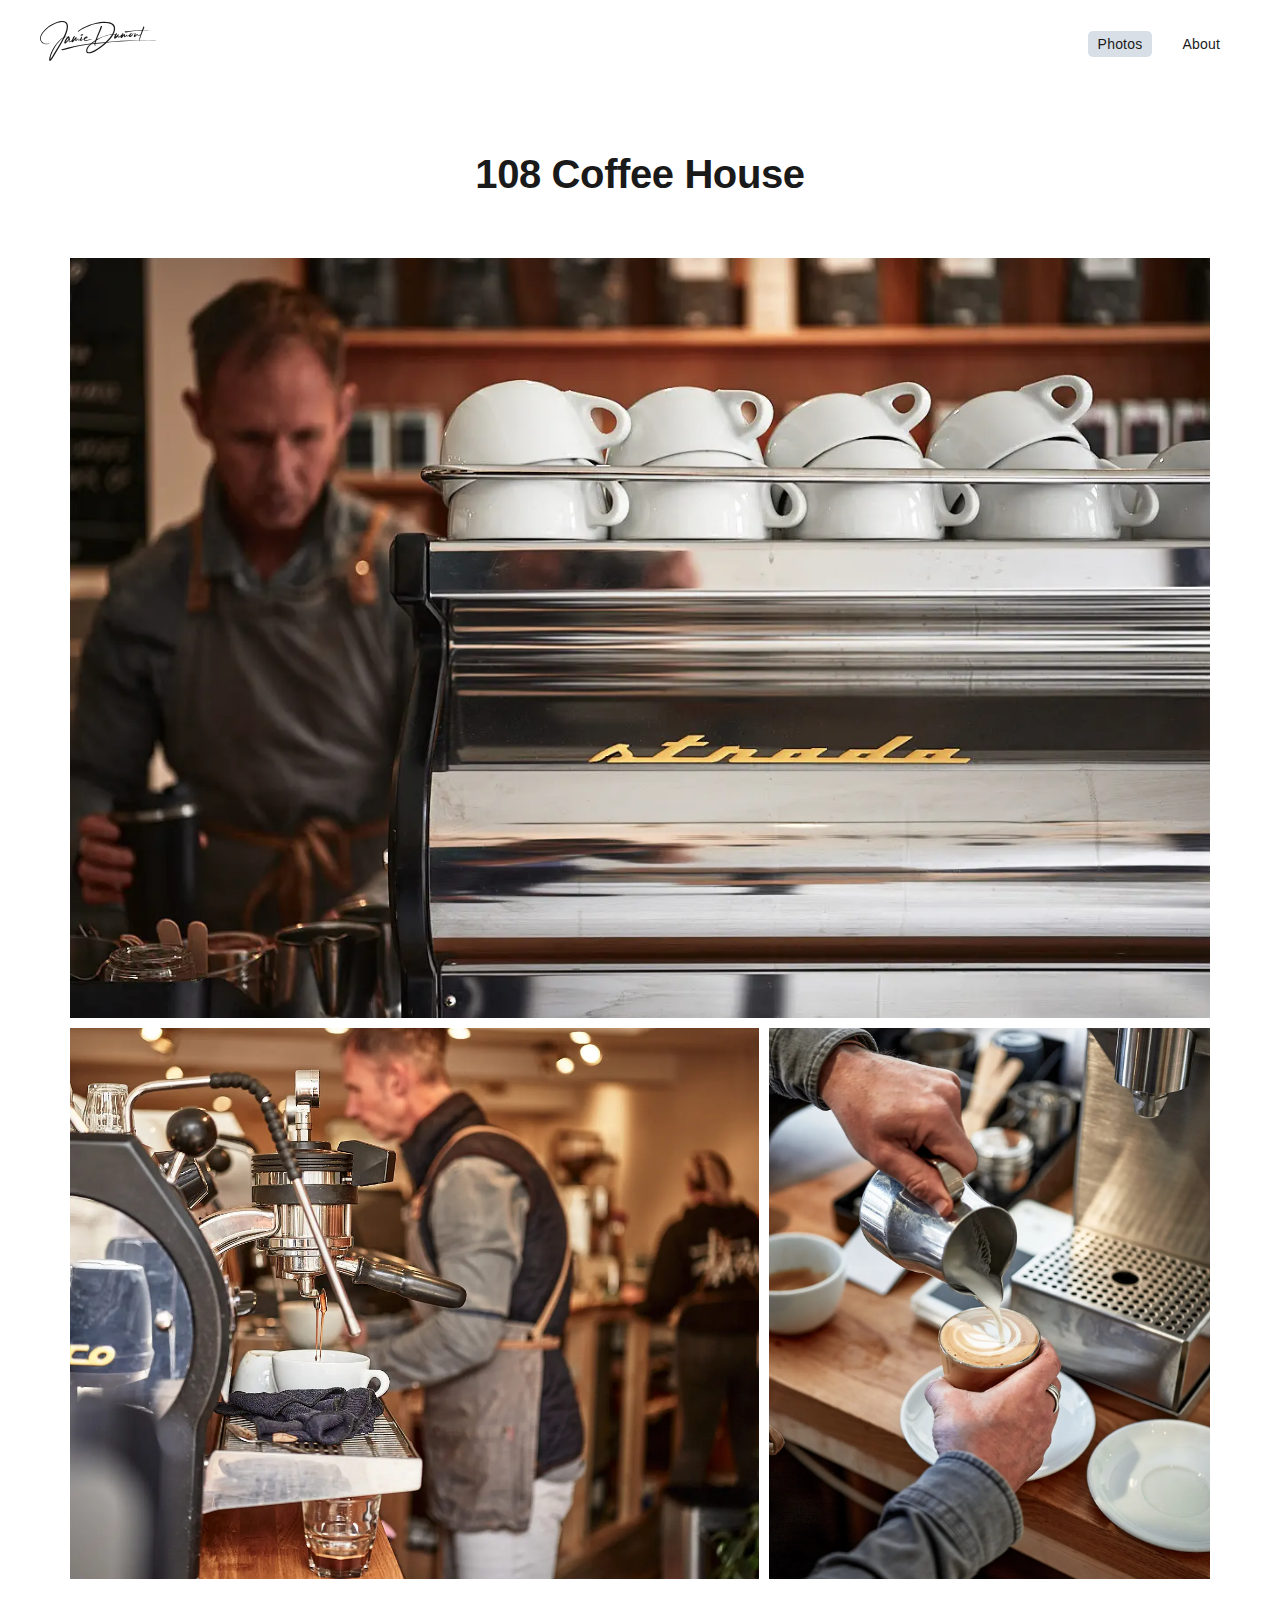
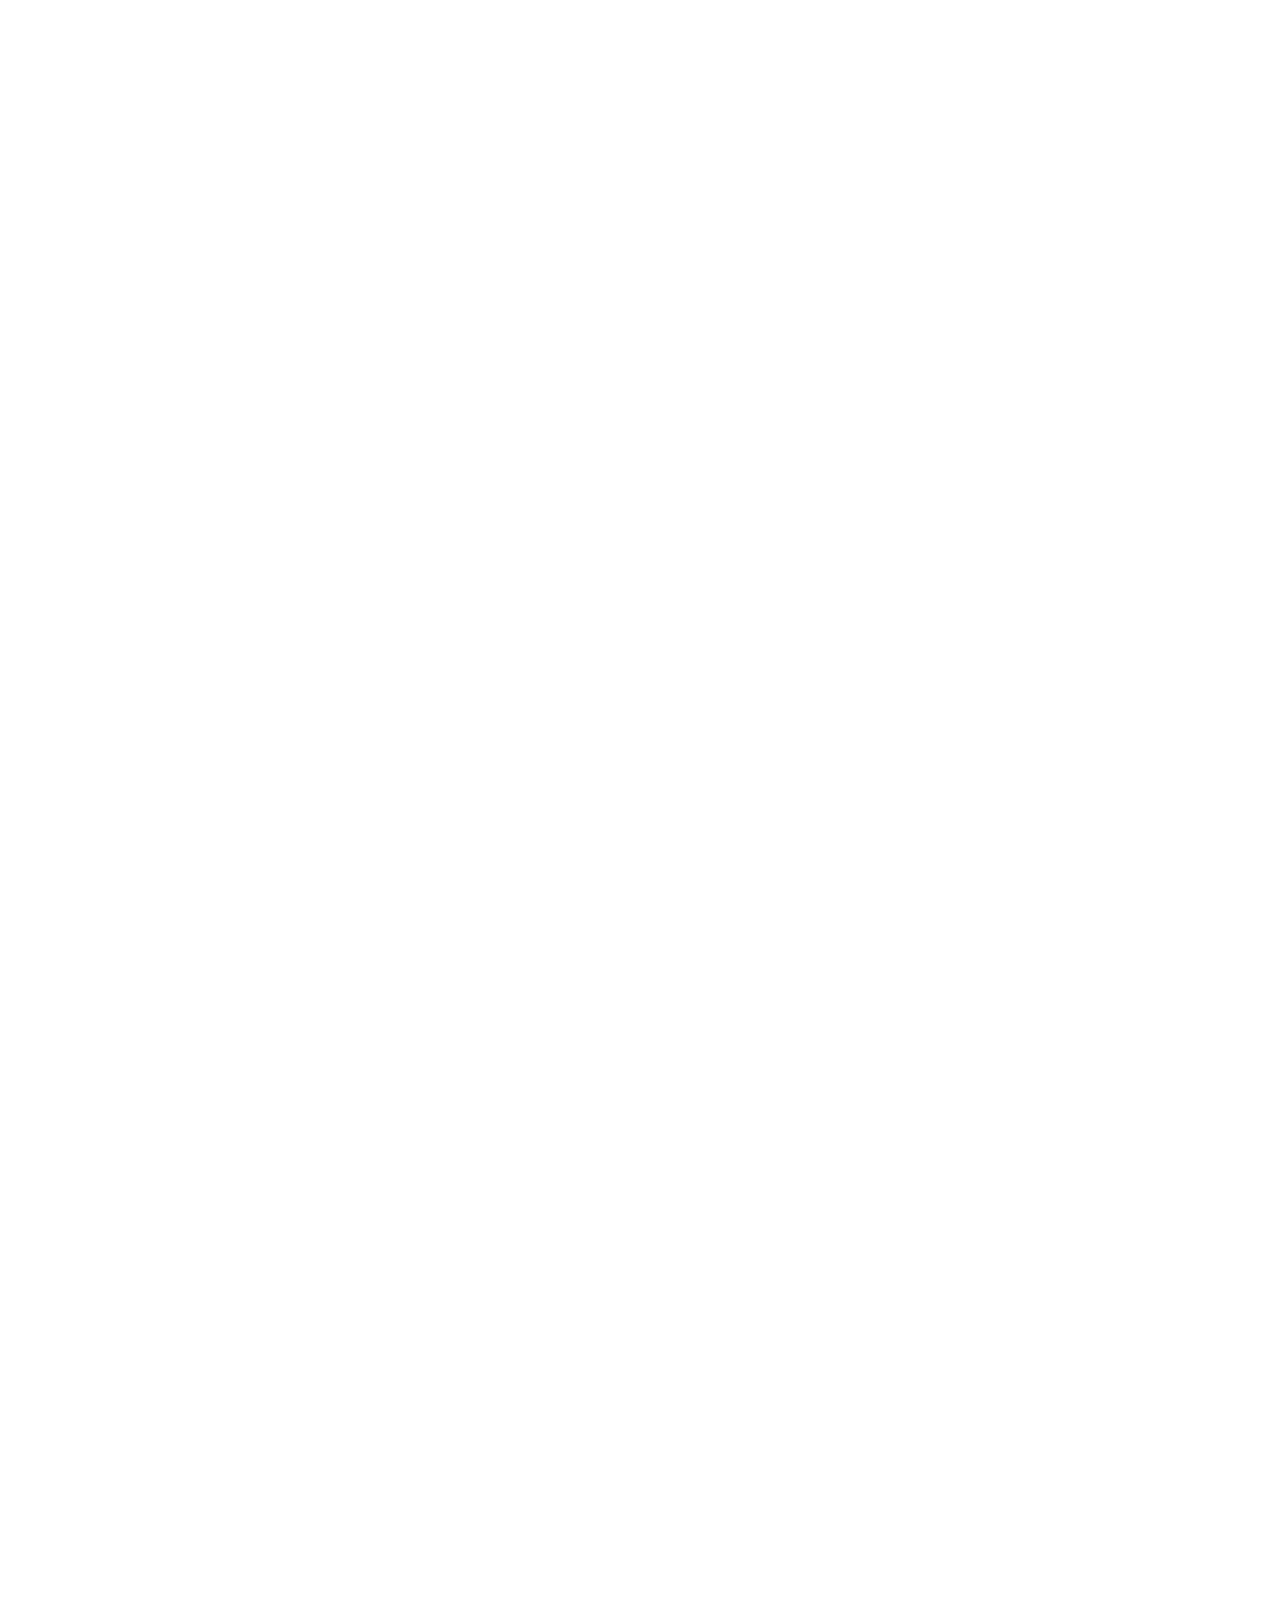
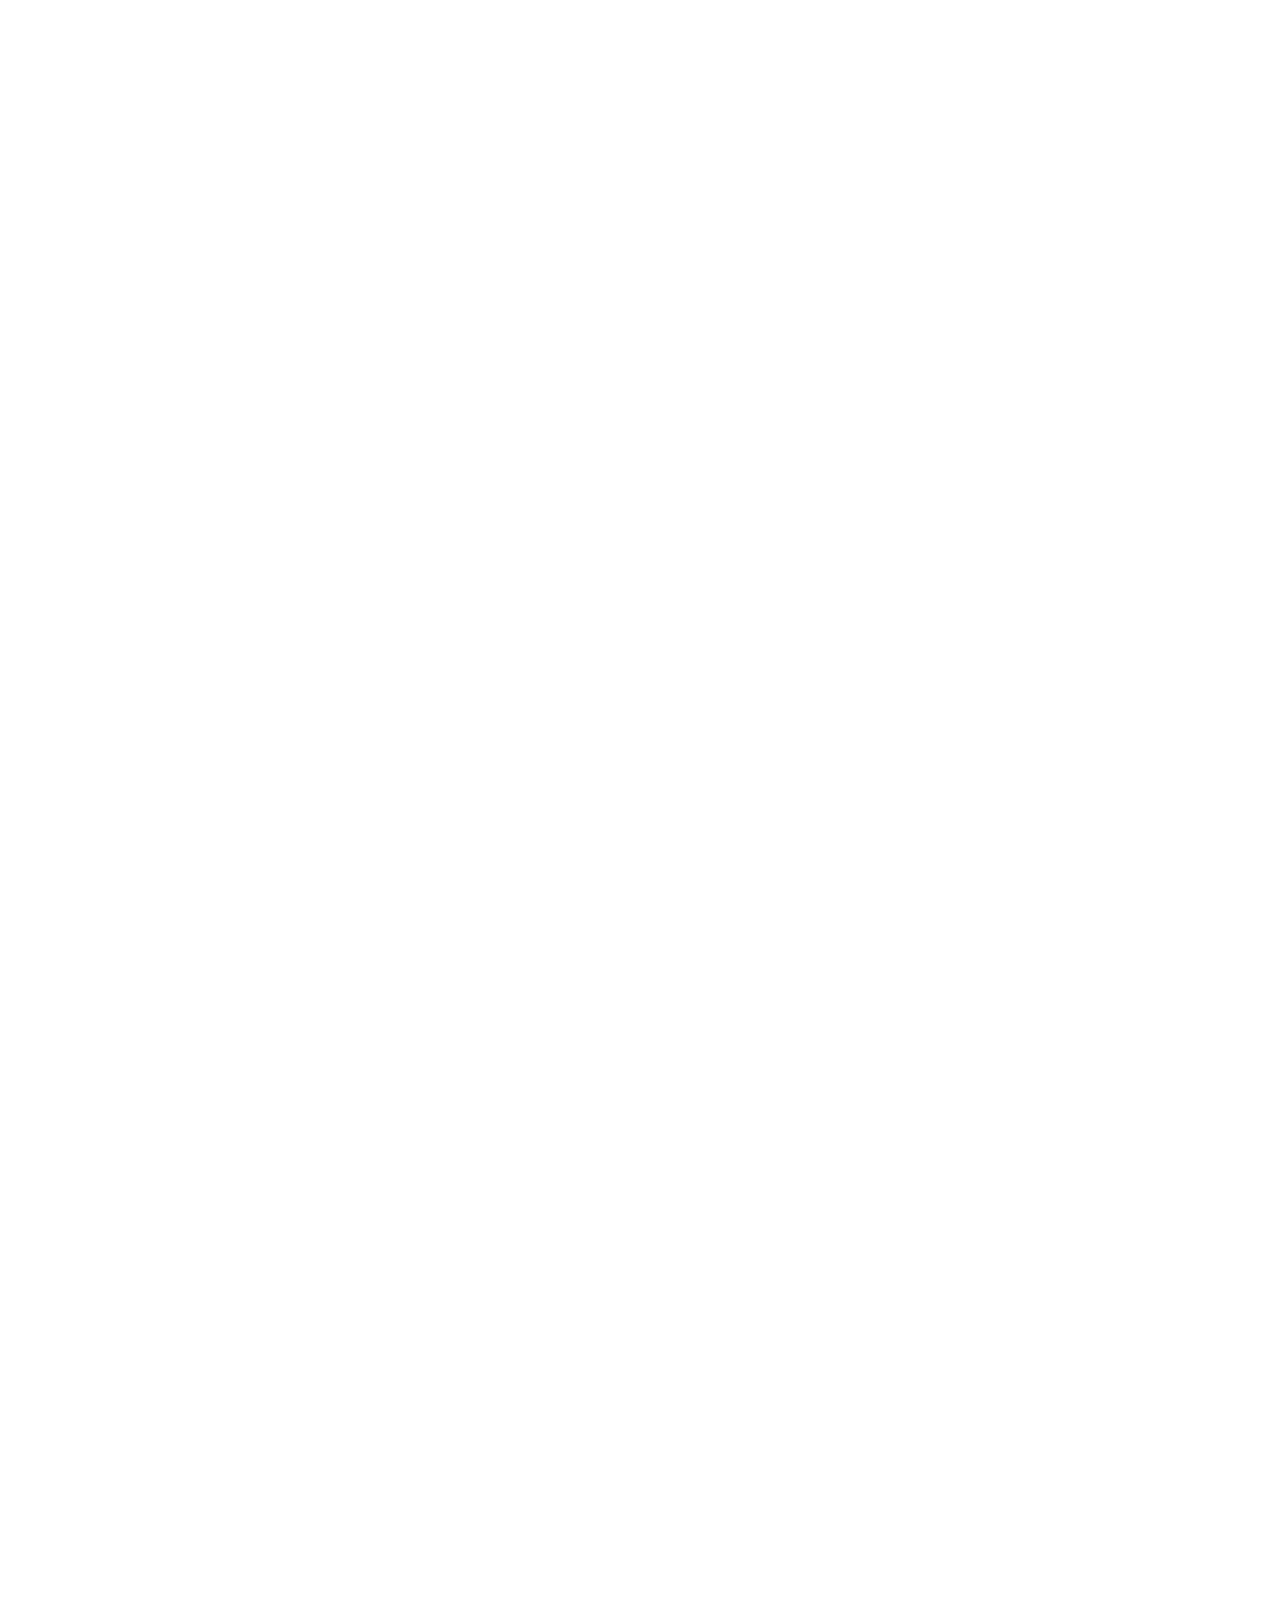
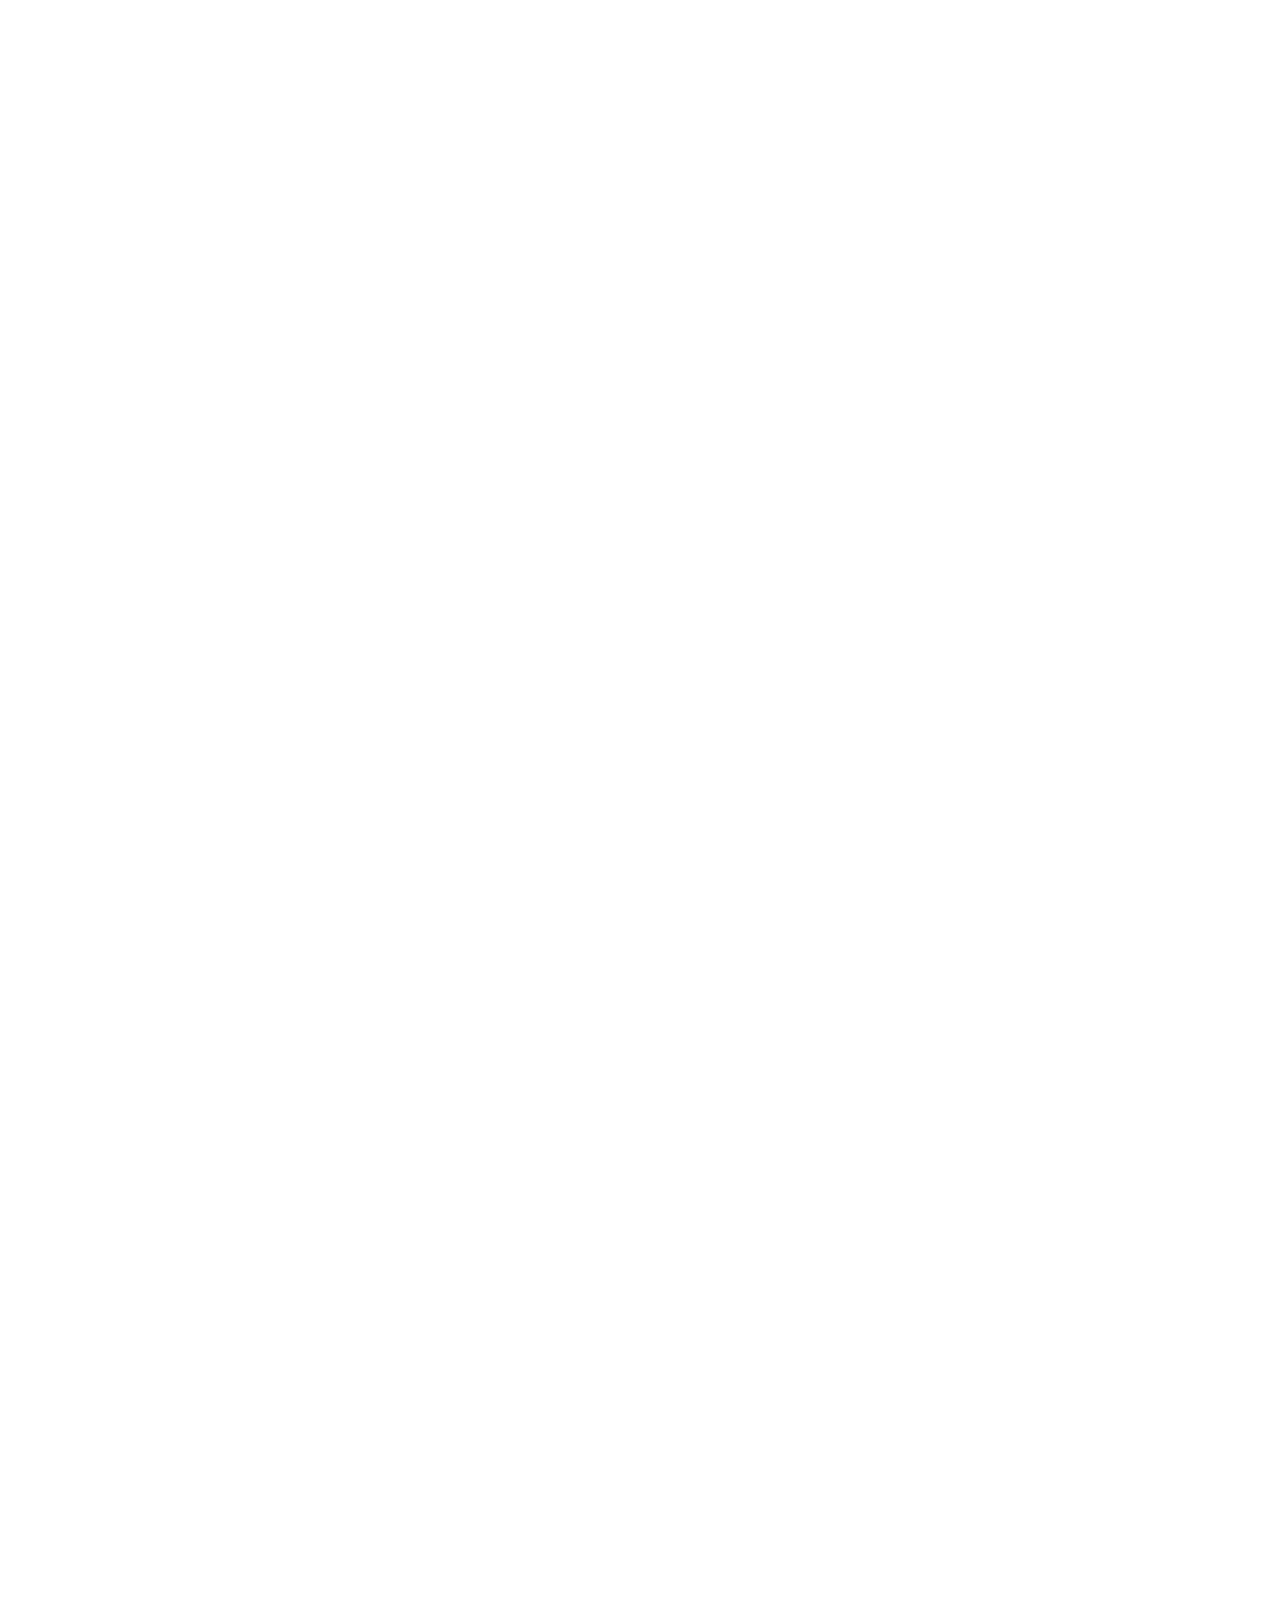
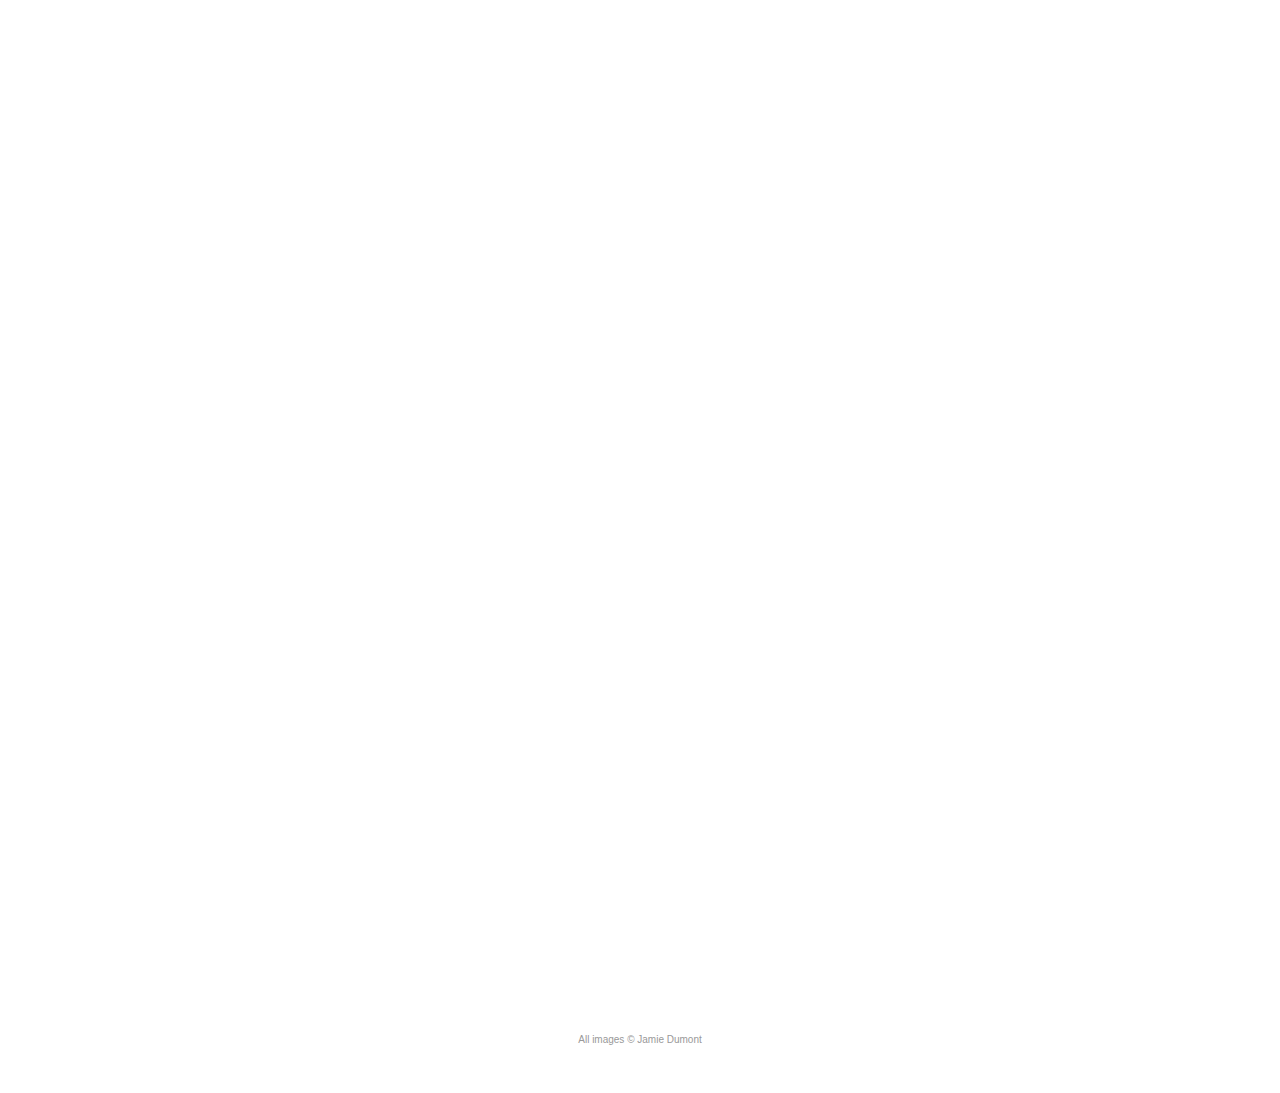
<file: build/108-coffee-house/index.html>
<!DOCTYPE html>
<html lang="en">
<head>
  <meta charset="UTF-8">
  <meta name="viewport" content="width=device-width, initial-scale=1">
  
  <!-- Page metadata -->
  <title>108 Coffee House &middot Jamie Dumont Photography</title>
  <meta name="description" content="Shoot at 108 Coffee House">
  <meta property="og:title" content="108 Coffee House &middot Jamie Dumont Photography">
  <meta property="og:description" content="Shoot at 108 Coffee House">
  <meta property="og:image" content="https://jamiedumont.photography/108-coffee-house/images/2560w/L1002412.jpg">
  <meta property="og:image:alt" content="Coffee, pastry and magazine at 108 Coffee House">
  <meta property="og:locale" content="en_GB">
  <meta property="og:type" content="website">
  <meta name="twitter:card" content="summary_large_image">
  <meta property="og:url" content="https://jamiedumont.photography/108-coffee-house/">
  <link rel="canonical" href="https://jamiedumont.photography/108-coffee-house/">
  
  <link rel="icon" href="/assets/favicon.svg" type="image/svg+xml">
  <link rel="stylesheet" href="/css/styles.css"> 
  <link rel="stylesheet" href="/js/vendor/photoswipe/5.2.4/photoswipe.css">
  
  <!-- Fathom - beautiful, simple website analytics -->
  <script src="https://cdn.usefathom.com/script.js" data-site="RZGBHNQN" defer></script>
  <!-- / Fathom -->
</head>

<body class="site">
    <header class="site-header">
        <div class="navbar">
          <div class="navbar-left">
            <a class="logo" href="/">
              <svg viewBox="0 0 641 221" xmlns="http://www.w3.org/2000/svg">
                  <g fill="currentColor">
                      <path d="M508.571 75.92c-.063.095-.135.186-.205.28-1.494 1.978-6.708 5.294-9.71 6.06.747-2.238 1.681-4.236 3.008-6.018 1.302-1.748 2.841-3.342 4.448-5.203.935.838 1.683 1.41 2.299 2.087.852.936.85 1.736.16 2.793m-112.64 1.233c-5.986 9.644-13.129 18.506-21.031 26.822-21.471 22.599-45.897 41.912-73.536 57.612-5.957 3.383-12.137 6.382-18.674 8.683-3.639 1.28-7.348 2.322-11.269 2.442a18.32 18.32 0 0 1-3.433-.198c-3.374-.54-5.511-2.411-6.447-5.494-.858-2.821-.51-5.62.199-8.401 1.211-4.743 3.527-9.031 6.265-13.135 4.617-6.922 10.36-12.97 16.631-18.594 5.78-5.183 11.973-9.906 18.44-14.315.288-.196.589-.377.884-.565l.319.164c-.222.81-.448 1.618-.664 2.428-1.202 4.505-2.584 8.984-2.861 13.652a12.726 12.726 0 0 0 .31 3.7c.823 3.406 3.763 4.446 6.901 2.535 1.386-.844 2.295-1.733 2.925-2.998-.975.34-1.745.592-2.499.877-2.928 1.109-3.739.619-3.228-2.314.524-3.011 1.215-6.016 2.127-8.943 1.371-4.403 3.025-8.728 4.499-13.103.353-1.048 1.012-1.724 1.972-2.304 21.078-12.728 43.689-22.164 68.086-27.727 4.639-1.058 9.361-1.796 14.046-2.673.279-.052.573-.033 1.141-.06-.434.753-.751 1.341-1.103 1.91m174.908-27.586c.878-2.152 1.688-4.036 2.417-5.946.975-2.56 1.938-5.127 2.798-7.723.279-.84.356-1.793.276-2.675-.119-1.31-1.138-2.238-2.394-2.458-1.381-.242-2.615.333-3.313 1.567-.168.297-.281.625-.402.945-1.925 5.072-3.845 10.145-5.778 15.214-.156.41-.395.793-.603 1.204-.452.021-.812.045-1.172.055-13.685.386-27.341 1.17-40.945 2.646-8.299.901-16.59 1.877-24.897 2.71-6.921.694-13.858 1.25-20.792 1.813-1.441.118-2.904-.039-4.356.005-2.085.063-3.5 1.264-3.564 2.94-.064 1.704 1.21 3.034 3.276 3.2 1.256.098 2.55.058 3.799-.109 4.433-.594 8.87-1.188 13.277-1.928 14.775-2.482 29.523-5.107 44.42-6.914 9.677-1.174 19.387-1.908 29.13-2.313.29-.01.583.03.951.05-.028.281-.007.51-.076.711a5568.34 5568.34 0 0 1-7.266 21.56c-.137.401-.409.903-.772 1.074a249.775 249.775 0 0 1-7.994 3.611c-1.361.586-2.631.204-3.698-.686-.626-.522-1.169-1.142-1.689-1.763-.447-.533-.782-1.147-1.211-1.695-1.455-1.86-3.151-2.345-5.394-1.359a17.636 17.636 0 0 0-3.517 2.076c-1.737 1.32-3.349 2.783-5.022 4.177-.277.231-.596.418-.896.625.041-.916.299-1.658.615-2.378.644-1.467 1.358-2.908 1.969-4.387.346-.84.664-1.719.784-2.605.302-2.242-.822-3.45-3.214-3.595a17.147 17.147 0 0 0-1.452-.005c-4.855.128-9.651.711-14.412 1.59-1.121.206-2.262.32-3.305.462-2.366-2.34-4.042-2.46-6.648-.446a15.201 15.201 0 0 0-2.514 2.438c-.947 1.17-1.95 2.374-2.527 3.715-.931 2.162-2.559 3.481-4.738 4.382-1.328.548-2.614 1.185-3.946 1.721-.662.266-1.375.453-2.084.575-2.018.347-2.766-.21-2.992-2.153-.032-.282-.043-.566-.071-.848-.095-.935-.282-1.837-1.417-2.15-1.043-.288-1.717.3-2.339.96-1.081 1.148-2.15 2.306-3.252 3.438a95.618 95.618 0 0 1-3.122 3.084c-.448.42-1.006.736-1.795 1.301.007-.833-.009-1.317.017-1.798.124-2.263.348-4.525.361-6.788.011-1.688-.398-3.345-2.291-4.116-1.802-.735-3.356.006-4.65 1.112-1.873 1.602-3.627 3.326-5.434 4.997-.335.308-.679.607-1.019.911.065-.9.407-1.613.717-2.337.858-1.997 1.75-3.982 2.527-6.006a6.957 6.957 0 0 0 .456-2.495c-.009-1.672-1.524-2.432-3.01-1.492a6.362 6.362 0 0 0-1.849 1.834c-1.561 2.36-3.018 4.778-4.523 7.17-.368.582-.675 1.232-1.17 1.705-3.143 2.997-6.436 5.84-10.173 8.19a12.11 12.11 0 0 1-2.403 1.183c-1.653.58-2.831.057-3.469-1.503-.234-.57-.439-1.225-.378-1.816.16-1.567.378-3.14.754-4.673.283-1.15.893-2.227 1.269-3.362.386-1.162-.004-2.153-.933-2.694-.916-.534-2.062-.415-2.989.416-.608.545-1.122 1.186-1.654 1.802-3.503 4.054-6.995 8.117-10.505 12.166-.399.46-.886.852-1.333 1.275a1.512 1.512 0 0 1-.014-1.09 65.478 65.478 0 0 1 6.187-13.394c.537-.886 1.227-1.69 1.75-2.583.752-1.283.584-2.542-.351-3.465-.941-.928-2.564-1.22-3.836-.425-1.032.647-1.9 1.555-2.741 2.43-.637.662-1.117 1.456-1.612 2.12-3.302-.195-6.458-.379-9.726-.57.158-.426.243-.69.352-.947 1.453-3.42 3.076-6.789 4.329-10.273 2.649-7.366 4.13-14.915 3.341-22.74-1.034-10.255-6.151-18.227-15.273-23.95-4.773-2.997-10.005-5.057-15.519-6.502-10.782-2.824-21.816-3.46-32.936-3.16-12.69.341-25.219 1.967-37.589 4.583-27.055 5.721-52.629 15.053-76.71 27.94-7.579 4.054-14.876 8.524-21.464 13.922-1.726 1.415-3.307 2.992-4.874 4.564-.56.563-.985 1.3-1.285 2.023-.36.871.022 1.673.756 2.06.801.422 1.342.032 1.922-.454 4.79-4.017 9.921-7.62 15.326-10.875 14.157-8.525 29.215-15.373 44.867-21.114 22.323-8.187 45.262-14.027 69.237-15.915 11.693-.92 23.351-.86 34.919 1.226 7.014 1.265 13.7 3.37 19.666 7.163 5.681 3.61 9.565 8.428 11.222 14.738 1.22 4.647 1.174 9.326.426 14.018-1.322 8.281-4.545 15.957-8.525 23.394-.418.782-1.019.974-1.858 1.071-9.452 1.096-18.708 3.071-27.85 5.54-18.521 5-36.162 11.94-52.832 21.02-.429.234-.904.397-1.594.695.285-.773.446-1.256.639-1.727 2.42-5.929 4.793-11.876 7.28-17.78 4.862-11.547 9.848-23.048 14.657-34.614 1.688-4.06 3.035-8.248 4.47-12.398.351-1.013.559-2.1.615-3.164.081-1.545-.973-2.839-2.414-3.247-1.55-.439-3.134.152-4.051 1.542-.252.383-.448.803-.633 1.221-.604 1.361-1.252 2.708-1.771 4.097-1.558 4.168-3.256 8.304-4.515 12.552-.713 2.406-1.435 4.786-2.434 7.097-.34.788-.674 1.58-1.016 2.366-6.852 15.811-13.392 31.73-18.922 47.998-.324.955-.954 1.506-1.787 2.017-8.116 4.977-15.869 10.405-23.068 16.505-7.166 6.07-13.684 12.68-18.94 20.315-3.199 4.645-5.863 9.527-7.264 14.94-.864 3.339-1.233 6.707-.425 10.105 1.336 5.619 4.913 9.265 10.956 10.565 1.692.364 3.48.474 5.222.463 5.289-.038 10.269-1.462 15.134-3.262 8.421-3.118 16.276-7.26 23.925-11.757 17.132-10.073 32.899-21.805 47.768-34.613 10.893-9.383 21.05-19.414 30.18-30.336 6.17-7.38 11.779-15.11 16.361-23.46.474-.868 1.03-1.283 2.085-1.26 2.419.05 4.84.014 7.26.034.382.003.763.112 1.34.203-.396.772-.71 1.373-1.014 1.977-2.093 4.161-4.071 8.372-4.963 12.922-.289 1.473-.363 3.073-.077 4.537.64 3.278 3.948 4.898 7.197 3.51 1.499-.642 2.96-1.626 4.058-2.773 2.175-2.273 4.09-4.763 6.099-7.174.441-.53.823-1.103 1.383-1.86.226.46.342.654.422.861 1.856 4.83 5.775 6.184 10.466 3.596.728-.4 1.444-.842 2.09-1.35 1.342-1.057 2.632-2.172 3.946-3.26.334-.276.681-.539 1.127-.89-.39 1.888-.851 3.583-1.067 5.305-.285 2.261.614 3.862 2.315 4.568 1.705.71 3.474.221 5.184-1.46.5-.493.97-1.016 1.41-1.555.955-1.172 1.885-2.362 2.82-3.548 1.869-2.372 3.727-4.752 5.608-7.115.255-.32.618-.567 1.103-1-.034 1.811-.155 3.34-.06 4.858.067 1.058.272 2.16.693 3.135.932 2.16 3.198 2.94 5.376 1.836 1.042-.528 2.007-1.287 2.807-2.11 1.3-1.34 2.433-2.82 3.641-4.238.321-.377.655-.745.958-1.088.721.828 1.256 1.681 2.022 2.272 1.718 1.324 3.773 1.26 5.691.575 1.908-.68 3.684-1.687 5.517-2.552.403-.19.801-.392 1.307-.64.002.953-.064 1.744.016 2.521.339 3.252 3.137 5.182 6.528 4.47.993-.209 1.99-.533 2.892-.972 3.647-1.778 6.748-4.198 9.264-7.247a11.443 11.443 0 0 0 1.404-2.176c1.25-2.512.767-4.743-1.374-6.632-.55-.485-1.127-.944-1.852-1.549 1.185-.18 2.121-.363 3.065-.46 3.308-.339 6.617-.675 9.93-.955 1.129-.094 2.276-.03 3.548.556-.729 1.147-1.367 2.218-2.075 3.247-1.746 2.536-3.4 5.13-4.068 8.112-.33 1.473-.526 3.05-.342 4.531.402 3.241 3.547 4.37 6.254 2.344.845-.634 1.559-1.42 2.329-2.143 2.31-2.165 4.593-4.355 6.941-6.483.712-.647 1.596-1.128 2.445-1.715.702.828 1.232 1.516 1.829 2.148 2.621 2.78 5.884 3.484 9.512 2.028.997-.4 1.963-.889 2.891-1.417 1.129-.642 2.203-1.368 3.622-2.259-.251.921-.404 1.556-.597 2.181-2.287 7.405-4.494 14.828-5.72 22.47-.502 3.137-1.027 6.28-.678 9.472.034.32.219.623.425 1.178 6.141-21.092 13.613-41.416 22.181-61.556 5.117-.04 10.196-.13 15.274-.105 5.145.026 10.292.08 15.431.278 4.986.192 9.965.581 14.946.884-14.748-2.863-29.708-2.974-44.894-2.936"/>
                      <path d="M156.695 100.682c-.027.511-.272 1.116-.636 1.491-4.268 4.402-8.575 8.77-12.882 13.14-.441.447-.945.84-1.491 1.321-.335-3.529 9.118-20.52 15.059-24.658.054.87.132 1.477.123 2.084-.033 2.208-.057 4.417-.173 6.622m101.359-10.819c-.764 1.483-4.18 3.605-7.411 4.5 1.951-2.139 4.214-3.879 7.411-4.5m-.333 18.895c10.756-1.9 21.065-5.124 31.057-9.27.298-.124.563-.319.844-.48-.477-.204-.881-.236-1.261-.16-1.835.355-3.672.71-5.495 1.12-7.116 1.6-14.177 3.438-21.442 4.402-3.423.454-6.858.753-10.302.137-4.341-.777-5.369-2.765-3.311-6.413.052-.094.17-.156.176-.162 5.596-.152 9.987-2.652 14.087-5.775.139-.106.251-.246.363-.38 1.481-1.763 1.159-4.065-.768-5.394-1.28-.884-2.749-1.144-4.301-1.052-2.098.125-4.019.793-5.822 1.765-3.544 1.91-6.322 4.533-8.353 7.861-.321.526-.698 1.096-1.208 1.434a845.6 845.6 0 0 1-11.344 7.356c-.885.565-1.854 1.017-3.027 1.652.074-.673.049-1.066.166-1.418.573-1.73 1.133-3.467 1.792-5.169.826-2.13 1.794-4.212 2.6-6.347a7.645 7.645 0 0 0 .494-2.647c-.001-1.109-.703-1.922-1.83-2.308-1.203-.412-2.304-.148-3.13.75-.465.504-.826 1.122-1.108 1.738-.975 2.136-1.9 4.292-2.835 6.444-1.444 3.324-3.933 5.801-7.128 7.701-.355.211-.75.373-1.144.513-1.713.607-2.629.208-3.155-1.465-.236-.752-.283-1.557-.407-2.339-.133-.839-.157-1.708-.405-2.516-.431-1.404-1.756-1.745-2.96-.798-.505.397-.918.9-1.357 1.368-1.874 2.003-3.734 4.018-5.621 6.01-.383.403-.867.722-1.543 1.276.06-.705.058-1.087.129-1.457.696-3.68 1.425-7.357 2.093-11.043.129-.709.183-1.487.01-2.176-.428-1.7-2.176-2.405-3.829-1.585-.577.287-1.105.703-1.567 1.141-1.362 1.29-2.781 2.542-3.993 3.95-2.623 3.041-5.13 6.17-7.686 9.263-.384.464-.773.926-1.16 1.39l-.276-.166c.063-.2.111-.407.191-.602 2.275-5.555 4.481-11.137 7.532-16.38.402-.69.768-1.426.973-2.182.306-1.126-.224-2.234-1.206-2.807-1.026-.598-2.114-.604-3.077.04-.675.451-1.334 1.025-1.761 1.68-1.353 2.076-2.784 4.137-3.838 6.348-2.07 4.344-3.892 8.791-5.851 13.181-.32.716-.663 1.53-1.259 2.01-2.383 1.917-4.819 3.786-7.345 5.534-1.048.725-2.334 1.202-3.58 1.605-1.181.383-1.882-.058-2.111-1.198-.131-.654-.191-1.383-.019-2.015a146.31 146.31 0 0 1 2.071-6.855c.476-1.46 1.158-2.867 1.578-4.34.582-2.042-.075-2.897-2.306-3.326-.093-.019-.161-.154-.325-.32 0-1.779.25-3.679-.047-5.5-.934-5.728-6.153-7.572-10.919-3.86-1.707 1.328-3.24 2.906-4.623 4.54a69.075 69.075 0 0 0-11.378 18.88c-.913 2.265-1.585 4.647-2.043 7.031-.281 1.46-.199 3.081.165 4.532.775 3.092 3.879 4.23 6.789 2.576a14.076 14.076 0 0 0 3.064-2.373c2-2.049 3.909-4.176 5.794-6.319 2.656-3.019 5.247-6.088 7.889-9.117.373-.426.626-1.107 1.605-.989-.144.56-.298 1.036-.386 1.524-.282 1.56-.744 3.12-.77 4.684-.08 4.84 3.685 7.091 8.258 4.854 2.229-1.09 4.191-2.66 6.268-4.02.414-.272.801-.58 1.351-.982-.066 1.091-.218 1.942-.152 2.777.258 3.276 3.383 4.846 6.404 3.17a11.562 11.562 0 0 0 2.903-2.28 101.88 101.88 0 0 0 5.154-6.147c2.166-2.799 4.213-5.679 6.324-8.515.251-.337.582-.62 1.135-1.2-.199 1.326-.363 2.27-.475 3.218-.112.957-.233 1.92-.237 2.88-.003 1.071-.03 2.176.221 3.21.612 2.53 2.985 3.235 5.088 1.56a13.614 13.614 0 0 0 1.876-1.842c1.545-1.819 3.039-3.675 4.558-5.512.353-.428.727-.84 1.288-1.487.113 1.01.138 1.725.281 2.42.824 4.016 4.156 5.56 7.975 3.607 1.254-.642 2.336-1.593 3.448-2.458.398-.31.652-.78.972-1.178.364 1.033.354 1.865.478 2.68.491 3.232 3.338 4.748 6.535 3.415a14.809 14.809 0 0 0 3.229-1.87c2.771-2.108 5.464-4.304 8.19-6.465.441-.35.888-.694 1.288-1.007.196.116.284.141.287.174.036.337.066.675.082 1.014.124 2.511 1.373 4.416 3.574 5.802 1.431.901 3.025 1.396 4.718 1.662 2.728.427 5.441.261 8.129-.213M228.824 81.386c2.371-.833 4.732-1.708 7.021-2.718.94-.415 1.861-1.106 2.473-1.889 1.162-1.488.379-2.936-1.562-3.16-.416-.048-.844-.007-1.265-.007-3.159.155-6.224.77-9.12 1.954-2.047.837-2.862 2.641-2.123 4.276.722 1.6 2.526 2.264 4.576 1.544M125.777 96.216c-6.573 12.83-13.665 25.41-20.913 37.914-13.14 22.667-26.616 45.154-41.022 67.144-1.677 2.56-3.429 5.078-5.158 7.608-.308.45-.676.867-1.016 1.299l-.343-.1c.04-.592.064-1.186.125-1.777.702-6.858 2.431-13.518 4.552-20.091 9.043-28.027 23.987-53.013 44.302-75.226 5.68-6.208 11.613-12.18 18.374-17.385.508-.39 1.038-.755 1.849-.972-.249.53-.483 1.065-.75 1.586m12.102-5.01c1.157-.89 2.326-1.77 3.52-2.618 1.196-.84 2.405-1.674 3.663-2.426 1.267-.727 2.538-1.496 4.025-1.785-.754-.037-1.542.058-2.286.231-.758.154-1.489.374-2.226.593-1.465.453-2.889.992-4.31 1.544-.835.33-1.662.674-2.487 1.024 4.471-9.368 8.513-18.899 11.707-28.747 2.559-7.886 4.515-15.887 5.003-24.145.371-6.278-.122-12.46-2.544-18.41-3.048-7.485-8.612-12.459-16.8-14.829-6.369-1.844-12.88-1.92-19.43-1.258-8.782.89-17.249 3.031-25.465 5.994-29.993 10.814-54.482 28.462-73.82 52.428-4.61 5.713-8.564 11.816-11.627 18.396-2.93 6.293-4.939 12.798-4.795 19.74.145 6.958 2.285 13.3 7.113 18.685 6.557 7.313 15.043 11.254 25.138 12.148 7.56.67 14.65-1.114 21.494-3.951.421-.174.788-.465 1.18-.702l-.082-.391c-.457.03-.93.003-1.37.103a526.715 526.715 0 0 0-6.682 1.578c-7.376 1.776-14.71 1.955-21.983-.477-13.557-4.532-21.297-15.56-20.35-28.96.287-4.057 1.396-7.927 2.897-11.715 2.998-7.563 7.416-14.388 12.61-20.766 16.893-20.747 38.08-36.476 63.473-47.206 9.583-4.049 19.518-7.099 29.957-8.54 5.783-.798 11.573-.999 17.34.17 7.546 1.526 12.671 5.604 15.11 12.54 1.263 3.591 1.776 7.281 1.813 11.044.062 6.335-.981 12.541-2.58 18.672-3.707 14.218-9.683 27.654-16.215 40.892-.284.575-.827 1.135-1.403 1.473-7.705 4.516-14.485 10.071-20.641 16.284-14.908 15.046-27.533 31.603-37.318 50.005-6.92 13.017-12.87 26.389-16.606 40.548-1.176 4.46-2.182 8.963-2.2 13.587a21.004 21.004 0 0 0 .465 4.382c.41 1.944 1.505 3.497 3.714 3.996 2.127.48 3.784-.436 5.16-1.838a20.486 20.486 0 0 0 2.112-2.548c2.434-3.453 4.9-6.89 7.22-10.408 12.345-18.716 23.914-37.852 35.241-57.118 9.896-16.832 19.623-33.749 28.448-51.103a463.87 463.87 0 0 0 1.905-3.797c.949-.779 1.928-1.56 2.912-2.32M636.893 105.002c-16.24.61-32.611.42-48.87.751-30.491.622-60.976 1.403-91.447 2.508-31.685 1.15-63.406 2.521-94.967 4.991-20.539 1.607-41.027 3.635-61.527 5.488-23.388 2.114-46.836 4.047-70.081 6.907-25.864 3.183-51.287 7.922-76.506 13.07-25.705 5.245-50.986 11.21-75.84 18.218-3.004.847 5.108 5.752 8.413 4.811 43.57-12.405 88.06-23.89 134.166-30.523 23.097-3.323 46.485-5.399 69.837-7.51 22.675-2.049 45.309-5.497 67.997-7.467 61.481-5.339 123.714-6.635 185.505-8.392 12.501-.356 25-.738 37.499-1.137 6.173-.197 12.41-.33 18.536-.999 1.889-.206-1.561-.759-2.715-.716"/>
                  </g>
              </svg>
              
            </a>
          </div>
    
          <nav class="main-nav">
            <ul class="nav-list u-plain-list">
              <li class="menu-item menu-item-current"><a class="menu-item-link" href="/">Photos</a></li>
              <li class="menu-item "><a class="menu-item-link" href="/about/">About</a></li>
            </ul>
          </nav>
        </div>
      </header>
  

  <div class="site-content">
    <div class="content-area">
        <main id="gallery" class="site-main">
          <article class="single">
            <header class="post-header container large">
              <h1 class="post-title">108 Coffee House</h1>
            </header>
            
            <!-- <div class="post-excerpt container medium">
              108 Coffee
            </div> -->
            
            <div class="post-content gh-content kg-canvas">
              <figure class="image wider">
                <a style="flex: 1.5;" class="gallery-image"
                                                                                data-pswp-width="2560" 
                                                                                data-pswp-height="1707"
                                                                                href="images/2560w/L1002538.jpg"
                                                                                target="_blank">
                                                                                    <picture>
                                                                                      <source srcset="images/640w/L1002538.webp 640w, images/1280w/L1002538.webp 1280w, images/2560w/L1002538.webp 2560w" type="image/webp">
                                                                                      <img srcset="images/640w/L1002538.jpg 640w, images/1280w/L1002538.jpg 1280w, images/2560w/L1002538.jpg 2560w" src="images/1280w/L1002538.jpg" alt="Coffee machine at 108 Coffee House" loading="lazy" decoding="async">
                                                                                    </picture>
                                                                                </a>
              </figure>
              
              <figure class="wider">
                  <div class="image-row">
                    <a style="flex: 1.25;" class="gallery-image"
                                                                                                    data-pswp-width="2560" 
                                                                                                    data-pswp-height="2048"
                                                                                                    href="images/2560w/L1002435.jpg"
                                                                                                    target="_blank">
                                                                                                        <picture>
                                                                                                          <source srcset="images/640w/L1002435.webp 640w, images/1280w/L1002435.webp 1280w, images/2560w/L1002435.webp 2560w" type="image/webp">
                                                                                                          <img srcset="images/640w/L1002435.jpg 640w, images/1280w/L1002435.jpg 1280w, images/2560w/L1002435.jpg 2560w" src="images/1280w/L1002435.jpg" alt="Espresso machine" loading="lazy" decoding="async">
                                                                                                        </picture>
                                                                                                    </a>
              
                    <a style="flex: 0.8;" class="gallery-image"
                                                                                                    data-pswp-width="2560" 
                                                                                                    data-pswp-height="3200"
                                                                                                    href="images/2560w/L1002397.jpg"
                                                                                                    target="_blank">
                                                                                                        <picture>
                                                                                                          <source srcset="images/640w/L1002397.webp 640w, images/1280w/L1002397.webp 1280w, images/2560w/L1002397.webp 2560w" type="image/webp">
                                                                                                          <img srcset="images/640w/L1002397.jpg 640w, images/1280w/L1002397.jpg 1280w, images/2560w/L1002397.jpg 2560w" src="images/1280w/L1002397.jpg" alt="Pouring a flat white coffee" loading="lazy" decoding="async">
                                                                                                        </picture>
                                                                                                    </a>
                  </div>
              </figure>
              
              <figure class="image wider">
                <a style="flex: 0.667;" class="gallery-image"
                                                                                data-pswp-width="2560" 
                                                                                data-pswp-height="3840"
                                                                                href="images/2560w/L1002478.jpg"
                                                                                target="_blank">
                                                                                    <picture>
                                                                                      <source srcset="images/640w/L1002478.webp 640w, images/1280w/L1002478.webp 1280w, images/2560w/L1002478.webp 2560w" type="image/webp">
                                                                                      <img srcset="images/640w/L1002478.jpg 640w, images/1280w/L1002478.jpg 1280w, images/2560w/L1002478.jpg 2560w" src="images/1280w/L1002478.jpg" alt="Origin Coffee's Beija Flor in the grinder at 108 Coffee House" loading="lazy" decoding="async">
                                                                                    </picture>
                                                                                </a>
              </figure>
              
              <figure class="wider">
                  <div class="image-row">
                    <a style="flex: 1.5;" class="gallery-image"
                                                                                                    data-pswp-width="2560" 
                                                                                                    data-pswp-height="1707"
                                                                                                    href="images/2560w/L1002524.jpg"
                                                                                                    target="_blank">
                                                                                                        <picture>
                                                                                                          <source srcset="images/640w/L1002524.webp 640w, images/1280w/L1002524.webp 1280w, images/2560w/L1002524.webp 2560w" type="image/webp">
                                                                                                          <img srcset="images/640w/L1002524.jpg 640w, images/1280w/L1002524.jpg 1280w, images/2560w/L1002524.jpg 2560w" src="images/1280w/L1002524.jpg" alt="Mural on the wall at 108 Coffee House" loading="lazy" decoding="async">
                                                                                                        </picture>
                                                                                                    </a>
              
                    <a style="flex: 0.8;" class="gallery-image"
                                                                                                    data-pswp-width="2560" 
                                                                                                    data-pswp-height="3200"
                                                                                                    href="images/2560w/L1002469.jpg"
                                                                                                    target="_blank">
                                                                                                        <picture>
                                                                                                          <source srcset="images/640w/L1002469.webp 640w, images/1280w/L1002469.webp 1280w, images/2560w/L1002469.webp 2560w" type="image/webp">
                                                                                                          <img srcset="images/640w/L1002469.jpg 640w, images/1280w/L1002469.jpg 1280w, images/2560w/L1002469.jpg 2560w" src="images/1280w/L1002469.jpg" alt="Drinks menu at 108 Coffee House" loading="lazy" decoding="async">
                                                                                                        </picture>
                                                                                                    </a>
                  </div>
              </figure>
              
              <figure class="wider">
                  <div class="image-row">
                    <a style="flex: 0.8;" class="gallery-image"
                                                                                                    data-pswp-width="2560" 
                                                                                                    data-pswp-height="3200"
                                                                                                    href="images/2560w/L1002412.jpg"
                                                                                                    target="_blank">
                                                                                                        <picture>
                                                                                                          <source srcset="images/640w/L1002412.webp 640w, images/1280w/L1002412.webp 1280w, images/2560w/L1002412.webp 2560w" type="image/webp">
                                                                                                          <img srcset="images/640w/L1002412.jpg 640w, images/1280w/L1002412.jpg 1280w, images/2560w/L1002412.jpg 2560w" src="images/1280w/L1002412.jpg" alt="Coffee, pastry and magazine at 108 Coffee House" loading="lazy" decoding="async">
                                                                                                        </picture>
                                                                                                    </a>
              
                    <a style="flex: 0.667;" class="gallery-image"
                                                                                                    data-pswp-width="2560" 
                                                                                                    data-pswp-height="3840"
                                                                                                    href="images/2560w/L1002388.jpg"
                                                                                                    target="_blank">
                                                                                                        <picture>
                                                                                                          <source srcset="images/640w/L1002388.webp 640w, images/1280w/L1002388.webp 1280w, images/2560w/L1002388.webp 2560w" type="image/webp">
                                                                                                          <img srcset="images/640w/L1002388.jpg 640w, images/1280w/L1002388.jpg 1280w, images/2560w/L1002388.jpg 2560w" src="images/1280w/L1002388.jpg" alt="Person waiting for a coffee in front of 108 Coffee House" loading="lazy" decoding="async">
                                                                                                        </picture>
                                                                                                    </a>
                    
                    <a style="flex: 0.8;" class="gallery-image"
                                                                                                    data-pswp-width="2560" 
                                                                                                    data-pswp-height="3200"
                                                                                                    href="images/2560w/L1002457.jpg"
                                                                                                    target="_blank">
                                                                                                        <picture>
                                                                                                          <source srcset="images/640w/L1002457.webp 640w, images/1280w/L1002457.webp 1280w, images/2560w/L1002457.webp 2560w" type="image/webp">
                                                                                                          <img srcset="images/640w/L1002457.jpg 640w, images/1280w/L1002457.jpg 1280w, images/2560w/L1002457.jpg 2560w" src="images/1280w/L1002457.jpg" alt="Berry tea from 108 Coffee House" loading="lazy" decoding="async">
                                                                                                        </picture>
                                                                                                    </a>
                  </div>
              </figure>
              
              <figure class="image wider">
                <a style="flex: 1.5;" class="gallery-image"
                                                                                data-pswp-width="2560" 
                                                                                data-pswp-height="1707"
                                                                                href="images/2560w/L1002502.jpg"
                                                                                target="_blank">
                                                                                    <picture>
                                                                                      <source srcset="images/640w/L1002502.webp 640w, images/1280w/L1002502.webp 1280w, images/2560w/L1002502.webp 2560w" type="image/webp">
                                                                                      <img srcset="images/640w/L1002502.jpg 640w, images/1280w/L1002502.jpg 1280w, images/2560w/L1002502.jpg 2560w" src="images/1280w/L1002502.jpg" alt="Origin Coffee lined up at 108 Coffee House" loading="lazy" decoding="async">
                                                                                    </picture>
                                                                                </a>
              </figure>
              
              <figure class="wider">
                  <div class="image-row">
                    <a style="flex: 0.8;" class="gallery-image"
                                                                                                    data-pswp-width="2560" 
                                                                                                    data-pswp-height="3200"
                                                                                                    href="images/2560w/L1002497.jpg"
                                                                                                    target="_blank">
                                                                                                        <picture>
                                                                                                          <source srcset="images/640w/L1002497.webp 640w, images/1280w/L1002497.webp 1280w, images/2560w/L1002497.webp 2560w" type="image/webp">
                                                                                                          <img srcset="images/640w/L1002497.jpg 640w, images/1280w/L1002497.jpg 1280w, images/2560w/L1002497.jpg 2560w" src="images/1280w/L1002497.jpg" alt="Origin coffee and pastry at 108 Coffee House" loading="lazy" decoding="async">
                                                                                                        </picture>
                                                                                                    </a>
              
                    <a style="flex: 0.667;" class="gallery-image"
                                                                                                    data-pswp-width="2560" 
                                                                                                    data-pswp-height="3840"
                                                                                                    href="images/2560w/L1002535.jpg"
                                                                                                    target="_blank">
                                                                                                        <picture>
                                                                                                          <source srcset="images/640w/L1002535.webp 640w, images/1280w/L1002535.webp 1280w, images/2560w/L1002535.webp 2560w" type="image/webp">
                                                                                                          <img srcset="images/640w/L1002535.jpg 640w, images/1280w/L1002535.jpg 1280w, images/2560w/L1002535.jpg 2560w" src="images/1280w/L1002535.jpg" alt="Grinder at 108 Coffee House" loading="lazy" decoding="async">
                                                                                                        </picture>
                                                                                                    </a>
                  </div>
              </figure>
              
              <figure class="image wider">
                <a style="flex: 1.5;" class="gallery-image"
                                                                                data-pswp-width="2560" 
                                                                                data-pswp-height="1707"
                                                                                href="images/2560w/L1002520.jpg"
                                                                                target="_blank">
                                                                                    <picture>
                                                                                      <source srcset="images/640w/L1002520.webp 640w, images/1280w/L1002520.webp 1280w, images/2560w/L1002520.webp 2560w" type="image/webp">
                                                                                      <img srcset="images/640w/L1002520.jpg 640w, images/1280w/L1002520.jpg 1280w, images/2560w/L1002520.jpg 2560w" src="images/1280w/L1002520.jpg" alt="108 Coffee House tote bag" loading="lazy" decoding="async">
                                                                                    </picture>
                                                                                </a>
              </figure>
              
              <figure class="wider">
                  <div class="image-row">
                    <a style="flex: 0.8;" class="gallery-image"
                                                                                                    data-pswp-width="2560" 
                                                                                                    data-pswp-height="3200"
                                                                                                    href="images/2560w/L1002447.jpg"
                                                                                                    target="_blank">
                                                                                                        <picture>
                                                                                                          <source srcset="images/640w/L1002447.webp 640w, images/1280w/L1002447.webp 1280w, images/2560w/L1002447.webp 2560w" type="image/webp">
                                                                                                          <img srcset="images/640w/L1002447.jpg 640w, images/1280w/L1002447.jpg 1280w, images/2560w/L1002447.jpg 2560w" src="images/1280w/L1002447.jpg" alt="Pouring a coffee at 108 Coffee House" loading="lazy" decoding="async">
                                                                                                        </picture>
                                                                                                    </a>
              
                    <a style="flex: 0.8;" class="gallery-image"
                                                                                                    data-pswp-width="2560" 
                                                                                                    data-pswp-height="3200"
                                                                                                    href="images/2560w/L1002554.jpg"
                                                                                                    target="_blank">
                                                                                                        <picture>
                                                                                                          <source srcset="images/640w/L1002554.webp 640w, images/1280w/L1002554.webp 1280w, images/2560w/L1002554.webp 2560w" type="image/webp">
                                                                                                          <img srcset="images/640w/L1002554.jpg 640w, images/1280w/L1002554.jpg 1280w, images/2560w/L1002554.jpg 2560w" src="images/1280w/L1002554.jpg" alt="Smoked salmon and poached egg on sourdough at 108 Coffee House" loading="lazy" decoding="async">
                                                                                                        </picture>
                                                                                                    </a>
                  </div>
              </figure>
              
            </div>
          </article>
        </main>
    </div>
  </div>
  
  <footer class="site-footer">
    <div class="container">
      <div class="copyright">
        All images &copy; Jamie Dumont
      </div>
    </div>
  </footer>
  
  <script src="/js/photoswipe.js"></script>
</body>
</html>
</file>
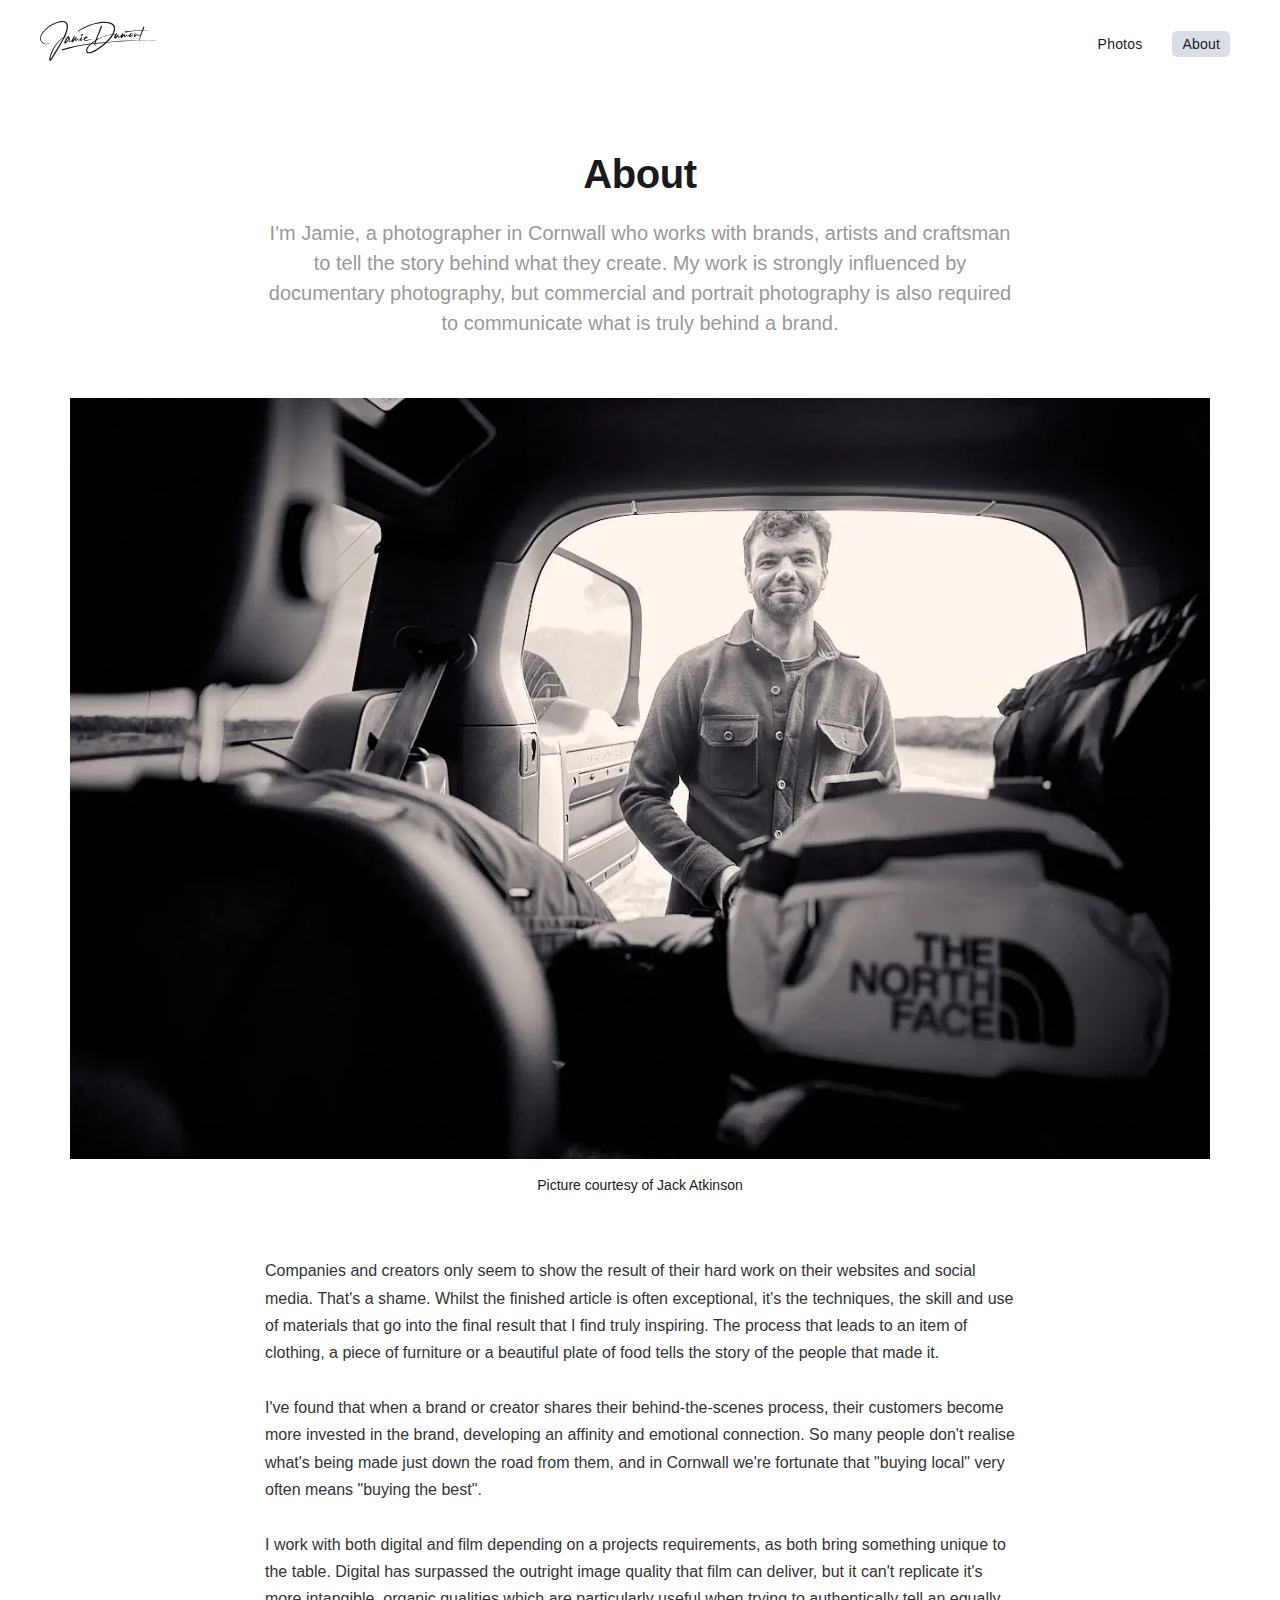
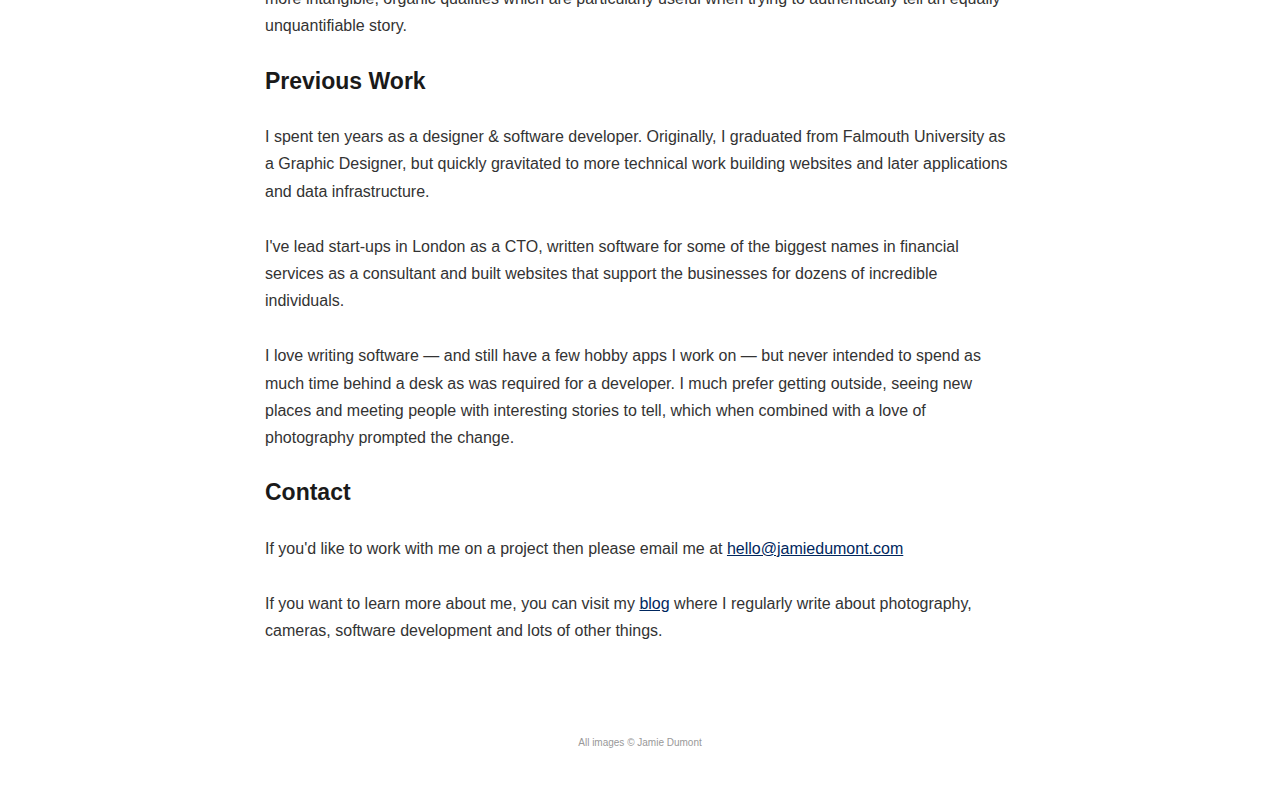
<file: build/about/index.html>
<!DOCTYPE html>
<html lang="en">
<head>
  <meta charset="UTF-8">
  <meta name="viewport" content="width=device-width, initial-scale=1">
  
  <!-- Page metadata -->
  <title>About &middot Jamie Dumont Photography</title>
  <meta name="description" content="Hi, I'm Jamie, a photographer in Cornwall who works with brands, artists and craftsman to tell the story behind what they create">
  <meta property="og:title" content="About &middot Jamie Dumont Photography">
  <meta property="og:description" content="Hi, I'm Jamie, a photographer in Cornwall who works with brands, artists and craftsman to tell the story behind what they create">
  <meta property="og:image" content="https://jamiedumont.photography/about/images/1280w/WORK-202111-NUII-0359.jpg">
  <meta property="og:image:alt" content="Jamie Dumont on location with knowjack media">
  <meta property="og:locale" content="en_GB">
  <meta property="og:type" content="website">
  <meta name="twitter:card" content="summary_large_image">
  <meta property="og:url" content="https://jamiedumont.photography/about/">
  <link rel="canonical" href="https://jamiedumont.photography/about/">
  
  <link rel="icon" href="/assets/favicon.svg" type="image/svg+xml">
  <link rel="stylesheet" href="/css/styles.css"> 
  <link rel="stylesheet" href="/js/vendor/photoswipe/5.2.4/photoswipe.css">
  
  <!-- Fathom - beautiful, simple website analytics -->
  <script src="https://cdn.usefathom.com/script.js" data-site="RZGBHNQN" defer></script>
  <!-- / Fathom -->
</head>

<body class="site">
    <header class="site-header">
        <div class="navbar">
          <div class="navbar-left">
            <a class="logo" href="/">
              <svg viewBox="0 0 641 221" xmlns="http://www.w3.org/2000/svg">
                  <g fill="currentColor">
                      <path d="M508.571 75.92c-.063.095-.135.186-.205.28-1.494 1.978-6.708 5.294-9.71 6.06.747-2.238 1.681-4.236 3.008-6.018 1.302-1.748 2.841-3.342 4.448-5.203.935.838 1.683 1.41 2.299 2.087.852.936.85 1.736.16 2.793m-112.64 1.233c-5.986 9.644-13.129 18.506-21.031 26.822-21.471 22.599-45.897 41.912-73.536 57.612-5.957 3.383-12.137 6.382-18.674 8.683-3.639 1.28-7.348 2.322-11.269 2.442a18.32 18.32 0 0 1-3.433-.198c-3.374-.54-5.511-2.411-6.447-5.494-.858-2.821-.51-5.62.199-8.401 1.211-4.743 3.527-9.031 6.265-13.135 4.617-6.922 10.36-12.97 16.631-18.594 5.78-5.183 11.973-9.906 18.44-14.315.288-.196.589-.377.884-.565l.319.164c-.222.81-.448 1.618-.664 2.428-1.202 4.505-2.584 8.984-2.861 13.652a12.726 12.726 0 0 0 .31 3.7c.823 3.406 3.763 4.446 6.901 2.535 1.386-.844 2.295-1.733 2.925-2.998-.975.34-1.745.592-2.499.877-2.928 1.109-3.739.619-3.228-2.314.524-3.011 1.215-6.016 2.127-8.943 1.371-4.403 3.025-8.728 4.499-13.103.353-1.048 1.012-1.724 1.972-2.304 21.078-12.728 43.689-22.164 68.086-27.727 4.639-1.058 9.361-1.796 14.046-2.673.279-.052.573-.033 1.141-.06-.434.753-.751 1.341-1.103 1.91m174.908-27.586c.878-2.152 1.688-4.036 2.417-5.946.975-2.56 1.938-5.127 2.798-7.723.279-.84.356-1.793.276-2.675-.119-1.31-1.138-2.238-2.394-2.458-1.381-.242-2.615.333-3.313 1.567-.168.297-.281.625-.402.945-1.925 5.072-3.845 10.145-5.778 15.214-.156.41-.395.793-.603 1.204-.452.021-.812.045-1.172.055-13.685.386-27.341 1.17-40.945 2.646-8.299.901-16.59 1.877-24.897 2.71-6.921.694-13.858 1.25-20.792 1.813-1.441.118-2.904-.039-4.356.005-2.085.063-3.5 1.264-3.564 2.94-.064 1.704 1.21 3.034 3.276 3.2 1.256.098 2.55.058 3.799-.109 4.433-.594 8.87-1.188 13.277-1.928 14.775-2.482 29.523-5.107 44.42-6.914 9.677-1.174 19.387-1.908 29.13-2.313.29-.01.583.03.951.05-.028.281-.007.51-.076.711a5568.34 5568.34 0 0 1-7.266 21.56c-.137.401-.409.903-.772 1.074a249.775 249.775 0 0 1-7.994 3.611c-1.361.586-2.631.204-3.698-.686-.626-.522-1.169-1.142-1.689-1.763-.447-.533-.782-1.147-1.211-1.695-1.455-1.86-3.151-2.345-5.394-1.359a17.636 17.636 0 0 0-3.517 2.076c-1.737 1.32-3.349 2.783-5.022 4.177-.277.231-.596.418-.896.625.041-.916.299-1.658.615-2.378.644-1.467 1.358-2.908 1.969-4.387.346-.84.664-1.719.784-2.605.302-2.242-.822-3.45-3.214-3.595a17.147 17.147 0 0 0-1.452-.005c-4.855.128-9.651.711-14.412 1.59-1.121.206-2.262.32-3.305.462-2.366-2.34-4.042-2.46-6.648-.446a15.201 15.201 0 0 0-2.514 2.438c-.947 1.17-1.95 2.374-2.527 3.715-.931 2.162-2.559 3.481-4.738 4.382-1.328.548-2.614 1.185-3.946 1.721-.662.266-1.375.453-2.084.575-2.018.347-2.766-.21-2.992-2.153-.032-.282-.043-.566-.071-.848-.095-.935-.282-1.837-1.417-2.15-1.043-.288-1.717.3-2.339.96-1.081 1.148-2.15 2.306-3.252 3.438a95.618 95.618 0 0 1-3.122 3.084c-.448.42-1.006.736-1.795 1.301.007-.833-.009-1.317.017-1.798.124-2.263.348-4.525.361-6.788.011-1.688-.398-3.345-2.291-4.116-1.802-.735-3.356.006-4.65 1.112-1.873 1.602-3.627 3.326-5.434 4.997-.335.308-.679.607-1.019.911.065-.9.407-1.613.717-2.337.858-1.997 1.75-3.982 2.527-6.006a6.957 6.957 0 0 0 .456-2.495c-.009-1.672-1.524-2.432-3.01-1.492a6.362 6.362 0 0 0-1.849 1.834c-1.561 2.36-3.018 4.778-4.523 7.17-.368.582-.675 1.232-1.17 1.705-3.143 2.997-6.436 5.84-10.173 8.19a12.11 12.11 0 0 1-2.403 1.183c-1.653.58-2.831.057-3.469-1.503-.234-.57-.439-1.225-.378-1.816.16-1.567.378-3.14.754-4.673.283-1.15.893-2.227 1.269-3.362.386-1.162-.004-2.153-.933-2.694-.916-.534-2.062-.415-2.989.416-.608.545-1.122 1.186-1.654 1.802-3.503 4.054-6.995 8.117-10.505 12.166-.399.46-.886.852-1.333 1.275a1.512 1.512 0 0 1-.014-1.09 65.478 65.478 0 0 1 6.187-13.394c.537-.886 1.227-1.69 1.75-2.583.752-1.283.584-2.542-.351-3.465-.941-.928-2.564-1.22-3.836-.425-1.032.647-1.9 1.555-2.741 2.43-.637.662-1.117 1.456-1.612 2.12-3.302-.195-6.458-.379-9.726-.57.158-.426.243-.69.352-.947 1.453-3.42 3.076-6.789 4.329-10.273 2.649-7.366 4.13-14.915 3.341-22.74-1.034-10.255-6.151-18.227-15.273-23.95-4.773-2.997-10.005-5.057-15.519-6.502-10.782-2.824-21.816-3.46-32.936-3.16-12.69.341-25.219 1.967-37.589 4.583-27.055 5.721-52.629 15.053-76.71 27.94-7.579 4.054-14.876 8.524-21.464 13.922-1.726 1.415-3.307 2.992-4.874 4.564-.56.563-.985 1.3-1.285 2.023-.36.871.022 1.673.756 2.06.801.422 1.342.032 1.922-.454 4.79-4.017 9.921-7.62 15.326-10.875 14.157-8.525 29.215-15.373 44.867-21.114 22.323-8.187 45.262-14.027 69.237-15.915 11.693-.92 23.351-.86 34.919 1.226 7.014 1.265 13.7 3.37 19.666 7.163 5.681 3.61 9.565 8.428 11.222 14.738 1.22 4.647 1.174 9.326.426 14.018-1.322 8.281-4.545 15.957-8.525 23.394-.418.782-1.019.974-1.858 1.071-9.452 1.096-18.708 3.071-27.85 5.54-18.521 5-36.162 11.94-52.832 21.02-.429.234-.904.397-1.594.695.285-.773.446-1.256.639-1.727 2.42-5.929 4.793-11.876 7.28-17.78 4.862-11.547 9.848-23.048 14.657-34.614 1.688-4.06 3.035-8.248 4.47-12.398.351-1.013.559-2.1.615-3.164.081-1.545-.973-2.839-2.414-3.247-1.55-.439-3.134.152-4.051 1.542-.252.383-.448.803-.633 1.221-.604 1.361-1.252 2.708-1.771 4.097-1.558 4.168-3.256 8.304-4.515 12.552-.713 2.406-1.435 4.786-2.434 7.097-.34.788-.674 1.58-1.016 2.366-6.852 15.811-13.392 31.73-18.922 47.998-.324.955-.954 1.506-1.787 2.017-8.116 4.977-15.869 10.405-23.068 16.505-7.166 6.07-13.684 12.68-18.94 20.315-3.199 4.645-5.863 9.527-7.264 14.94-.864 3.339-1.233 6.707-.425 10.105 1.336 5.619 4.913 9.265 10.956 10.565 1.692.364 3.48.474 5.222.463 5.289-.038 10.269-1.462 15.134-3.262 8.421-3.118 16.276-7.26 23.925-11.757 17.132-10.073 32.899-21.805 47.768-34.613 10.893-9.383 21.05-19.414 30.18-30.336 6.17-7.38 11.779-15.11 16.361-23.46.474-.868 1.03-1.283 2.085-1.26 2.419.05 4.84.014 7.26.034.382.003.763.112 1.34.203-.396.772-.71 1.373-1.014 1.977-2.093 4.161-4.071 8.372-4.963 12.922-.289 1.473-.363 3.073-.077 4.537.64 3.278 3.948 4.898 7.197 3.51 1.499-.642 2.96-1.626 4.058-2.773 2.175-2.273 4.09-4.763 6.099-7.174.441-.53.823-1.103 1.383-1.86.226.46.342.654.422.861 1.856 4.83 5.775 6.184 10.466 3.596.728-.4 1.444-.842 2.09-1.35 1.342-1.057 2.632-2.172 3.946-3.26.334-.276.681-.539 1.127-.89-.39 1.888-.851 3.583-1.067 5.305-.285 2.261.614 3.862 2.315 4.568 1.705.71 3.474.221 5.184-1.46.5-.493.97-1.016 1.41-1.555.955-1.172 1.885-2.362 2.82-3.548 1.869-2.372 3.727-4.752 5.608-7.115.255-.32.618-.567 1.103-1-.034 1.811-.155 3.34-.06 4.858.067 1.058.272 2.16.693 3.135.932 2.16 3.198 2.94 5.376 1.836 1.042-.528 2.007-1.287 2.807-2.11 1.3-1.34 2.433-2.82 3.641-4.238.321-.377.655-.745.958-1.088.721.828 1.256 1.681 2.022 2.272 1.718 1.324 3.773 1.26 5.691.575 1.908-.68 3.684-1.687 5.517-2.552.403-.19.801-.392 1.307-.64.002.953-.064 1.744.016 2.521.339 3.252 3.137 5.182 6.528 4.47.993-.209 1.99-.533 2.892-.972 3.647-1.778 6.748-4.198 9.264-7.247a11.443 11.443 0 0 0 1.404-2.176c1.25-2.512.767-4.743-1.374-6.632-.55-.485-1.127-.944-1.852-1.549 1.185-.18 2.121-.363 3.065-.46 3.308-.339 6.617-.675 9.93-.955 1.129-.094 2.276-.03 3.548.556-.729 1.147-1.367 2.218-2.075 3.247-1.746 2.536-3.4 5.13-4.068 8.112-.33 1.473-.526 3.05-.342 4.531.402 3.241 3.547 4.37 6.254 2.344.845-.634 1.559-1.42 2.329-2.143 2.31-2.165 4.593-4.355 6.941-6.483.712-.647 1.596-1.128 2.445-1.715.702.828 1.232 1.516 1.829 2.148 2.621 2.78 5.884 3.484 9.512 2.028.997-.4 1.963-.889 2.891-1.417 1.129-.642 2.203-1.368 3.622-2.259-.251.921-.404 1.556-.597 2.181-2.287 7.405-4.494 14.828-5.72 22.47-.502 3.137-1.027 6.28-.678 9.472.034.32.219.623.425 1.178 6.141-21.092 13.613-41.416 22.181-61.556 5.117-.04 10.196-.13 15.274-.105 5.145.026 10.292.08 15.431.278 4.986.192 9.965.581 14.946.884-14.748-2.863-29.708-2.974-44.894-2.936"/>
                      <path d="M156.695 100.682c-.027.511-.272 1.116-.636 1.491-4.268 4.402-8.575 8.77-12.882 13.14-.441.447-.945.84-1.491 1.321-.335-3.529 9.118-20.52 15.059-24.658.054.87.132 1.477.123 2.084-.033 2.208-.057 4.417-.173 6.622m101.359-10.819c-.764 1.483-4.18 3.605-7.411 4.5 1.951-2.139 4.214-3.879 7.411-4.5m-.333 18.895c10.756-1.9 21.065-5.124 31.057-9.27.298-.124.563-.319.844-.48-.477-.204-.881-.236-1.261-.16-1.835.355-3.672.71-5.495 1.12-7.116 1.6-14.177 3.438-21.442 4.402-3.423.454-6.858.753-10.302.137-4.341-.777-5.369-2.765-3.311-6.413.052-.094.17-.156.176-.162 5.596-.152 9.987-2.652 14.087-5.775.139-.106.251-.246.363-.38 1.481-1.763 1.159-4.065-.768-5.394-1.28-.884-2.749-1.144-4.301-1.052-2.098.125-4.019.793-5.822 1.765-3.544 1.91-6.322 4.533-8.353 7.861-.321.526-.698 1.096-1.208 1.434a845.6 845.6 0 0 1-11.344 7.356c-.885.565-1.854 1.017-3.027 1.652.074-.673.049-1.066.166-1.418.573-1.73 1.133-3.467 1.792-5.169.826-2.13 1.794-4.212 2.6-6.347a7.645 7.645 0 0 0 .494-2.647c-.001-1.109-.703-1.922-1.83-2.308-1.203-.412-2.304-.148-3.13.75-.465.504-.826 1.122-1.108 1.738-.975 2.136-1.9 4.292-2.835 6.444-1.444 3.324-3.933 5.801-7.128 7.701-.355.211-.75.373-1.144.513-1.713.607-2.629.208-3.155-1.465-.236-.752-.283-1.557-.407-2.339-.133-.839-.157-1.708-.405-2.516-.431-1.404-1.756-1.745-2.96-.798-.505.397-.918.9-1.357 1.368-1.874 2.003-3.734 4.018-5.621 6.01-.383.403-.867.722-1.543 1.276.06-.705.058-1.087.129-1.457.696-3.68 1.425-7.357 2.093-11.043.129-.709.183-1.487.01-2.176-.428-1.7-2.176-2.405-3.829-1.585-.577.287-1.105.703-1.567 1.141-1.362 1.29-2.781 2.542-3.993 3.95-2.623 3.041-5.13 6.17-7.686 9.263-.384.464-.773.926-1.16 1.39l-.276-.166c.063-.2.111-.407.191-.602 2.275-5.555 4.481-11.137 7.532-16.38.402-.69.768-1.426.973-2.182.306-1.126-.224-2.234-1.206-2.807-1.026-.598-2.114-.604-3.077.04-.675.451-1.334 1.025-1.761 1.68-1.353 2.076-2.784 4.137-3.838 6.348-2.07 4.344-3.892 8.791-5.851 13.181-.32.716-.663 1.53-1.259 2.01-2.383 1.917-4.819 3.786-7.345 5.534-1.048.725-2.334 1.202-3.58 1.605-1.181.383-1.882-.058-2.111-1.198-.131-.654-.191-1.383-.019-2.015a146.31 146.31 0 0 1 2.071-6.855c.476-1.46 1.158-2.867 1.578-4.34.582-2.042-.075-2.897-2.306-3.326-.093-.019-.161-.154-.325-.32 0-1.779.25-3.679-.047-5.5-.934-5.728-6.153-7.572-10.919-3.86-1.707 1.328-3.24 2.906-4.623 4.54a69.075 69.075 0 0 0-11.378 18.88c-.913 2.265-1.585 4.647-2.043 7.031-.281 1.46-.199 3.081.165 4.532.775 3.092 3.879 4.23 6.789 2.576a14.076 14.076 0 0 0 3.064-2.373c2-2.049 3.909-4.176 5.794-6.319 2.656-3.019 5.247-6.088 7.889-9.117.373-.426.626-1.107 1.605-.989-.144.56-.298 1.036-.386 1.524-.282 1.56-.744 3.12-.77 4.684-.08 4.84 3.685 7.091 8.258 4.854 2.229-1.09 4.191-2.66 6.268-4.02.414-.272.801-.58 1.351-.982-.066 1.091-.218 1.942-.152 2.777.258 3.276 3.383 4.846 6.404 3.17a11.562 11.562 0 0 0 2.903-2.28 101.88 101.88 0 0 0 5.154-6.147c2.166-2.799 4.213-5.679 6.324-8.515.251-.337.582-.62 1.135-1.2-.199 1.326-.363 2.27-.475 3.218-.112.957-.233 1.92-.237 2.88-.003 1.071-.03 2.176.221 3.21.612 2.53 2.985 3.235 5.088 1.56a13.614 13.614 0 0 0 1.876-1.842c1.545-1.819 3.039-3.675 4.558-5.512.353-.428.727-.84 1.288-1.487.113 1.01.138 1.725.281 2.42.824 4.016 4.156 5.56 7.975 3.607 1.254-.642 2.336-1.593 3.448-2.458.398-.31.652-.78.972-1.178.364 1.033.354 1.865.478 2.68.491 3.232 3.338 4.748 6.535 3.415a14.809 14.809 0 0 0 3.229-1.87c2.771-2.108 5.464-4.304 8.19-6.465.441-.35.888-.694 1.288-1.007.196.116.284.141.287.174.036.337.066.675.082 1.014.124 2.511 1.373 4.416 3.574 5.802 1.431.901 3.025 1.396 4.718 1.662 2.728.427 5.441.261 8.129-.213M228.824 81.386c2.371-.833 4.732-1.708 7.021-2.718.94-.415 1.861-1.106 2.473-1.889 1.162-1.488.379-2.936-1.562-3.16-.416-.048-.844-.007-1.265-.007-3.159.155-6.224.77-9.12 1.954-2.047.837-2.862 2.641-2.123 4.276.722 1.6 2.526 2.264 4.576 1.544M125.777 96.216c-6.573 12.83-13.665 25.41-20.913 37.914-13.14 22.667-26.616 45.154-41.022 67.144-1.677 2.56-3.429 5.078-5.158 7.608-.308.45-.676.867-1.016 1.299l-.343-.1c.04-.592.064-1.186.125-1.777.702-6.858 2.431-13.518 4.552-20.091 9.043-28.027 23.987-53.013 44.302-75.226 5.68-6.208 11.613-12.18 18.374-17.385.508-.39 1.038-.755 1.849-.972-.249.53-.483 1.065-.75 1.586m12.102-5.01c1.157-.89 2.326-1.77 3.52-2.618 1.196-.84 2.405-1.674 3.663-2.426 1.267-.727 2.538-1.496 4.025-1.785-.754-.037-1.542.058-2.286.231-.758.154-1.489.374-2.226.593-1.465.453-2.889.992-4.31 1.544-.835.33-1.662.674-2.487 1.024 4.471-9.368 8.513-18.899 11.707-28.747 2.559-7.886 4.515-15.887 5.003-24.145.371-6.278-.122-12.46-2.544-18.41-3.048-7.485-8.612-12.459-16.8-14.829-6.369-1.844-12.88-1.92-19.43-1.258-8.782.89-17.249 3.031-25.465 5.994-29.993 10.814-54.482 28.462-73.82 52.428-4.61 5.713-8.564 11.816-11.627 18.396-2.93 6.293-4.939 12.798-4.795 19.74.145 6.958 2.285 13.3 7.113 18.685 6.557 7.313 15.043 11.254 25.138 12.148 7.56.67 14.65-1.114 21.494-3.951.421-.174.788-.465 1.18-.702l-.082-.391c-.457.03-.93.003-1.37.103a526.715 526.715 0 0 0-6.682 1.578c-7.376 1.776-14.71 1.955-21.983-.477-13.557-4.532-21.297-15.56-20.35-28.96.287-4.057 1.396-7.927 2.897-11.715 2.998-7.563 7.416-14.388 12.61-20.766 16.893-20.747 38.08-36.476 63.473-47.206 9.583-4.049 19.518-7.099 29.957-8.54 5.783-.798 11.573-.999 17.34.17 7.546 1.526 12.671 5.604 15.11 12.54 1.263 3.591 1.776 7.281 1.813 11.044.062 6.335-.981 12.541-2.58 18.672-3.707 14.218-9.683 27.654-16.215 40.892-.284.575-.827 1.135-1.403 1.473-7.705 4.516-14.485 10.071-20.641 16.284-14.908 15.046-27.533 31.603-37.318 50.005-6.92 13.017-12.87 26.389-16.606 40.548-1.176 4.46-2.182 8.963-2.2 13.587a21.004 21.004 0 0 0 .465 4.382c.41 1.944 1.505 3.497 3.714 3.996 2.127.48 3.784-.436 5.16-1.838a20.486 20.486 0 0 0 2.112-2.548c2.434-3.453 4.9-6.89 7.22-10.408 12.345-18.716 23.914-37.852 35.241-57.118 9.896-16.832 19.623-33.749 28.448-51.103a463.87 463.87 0 0 0 1.905-3.797c.949-.779 1.928-1.56 2.912-2.32M636.893 105.002c-16.24.61-32.611.42-48.87.751-30.491.622-60.976 1.403-91.447 2.508-31.685 1.15-63.406 2.521-94.967 4.991-20.539 1.607-41.027 3.635-61.527 5.488-23.388 2.114-46.836 4.047-70.081 6.907-25.864 3.183-51.287 7.922-76.506 13.07-25.705 5.245-50.986 11.21-75.84 18.218-3.004.847 5.108 5.752 8.413 4.811 43.57-12.405 88.06-23.89 134.166-30.523 23.097-3.323 46.485-5.399 69.837-7.51 22.675-2.049 45.309-5.497 67.997-7.467 61.481-5.339 123.714-6.635 185.505-8.392 12.501-.356 25-.738 37.499-1.137 6.173-.197 12.41-.33 18.536-.999 1.889-.206-1.561-.759-2.715-.716"/>
                  </g>
              </svg>
              
            </a>
          </div>
    
          <nav class="main-nav">
            <ul class="nav-list u-plain-list">
              <li class="menu-item "><a class="menu-item-link" href="/">Photos</a></li>
              <li class="menu-item menu-item-current"><a class="menu-item-link" href="/about/">About</a></li>
            </ul>
          </nav>
        </div>
      </header>
  

  <div class="site-content">
    <div class="content-area">
        <main id="gallery" class="site-main">
          <article class="single">
            <header class="post-header container large">
              <h1 class="post-title">About</h1>
            </header>
            
            <div class="post-excerpt container medium">
              I'm Jamie, a photographer in Cornwall who works with brands, artists and craftsman to tell the story behind what they create. My work is strongly influenced by documentary photography, but commercial and portrait photography is also required to communicate what is truly behind a brand.
            </div>
            
            <div class="post-content gh-content kg-canvas">
              
              <figure class="image wider">
                <a style="flex: 1.5;" class="gallery-image"
                                                                                data-pswp-width="2560" 
                                                                                data-pswp-height="1707"
                                                                                href="images/2560w/WORK-202111-NUII-0359.jpg"
                                                                                target="_blank">
                                                                                    <picture>
                                                                                      <source srcset="images/640w/WORK-202111-NUII-0359.webp 640w, images/1280w/WORK-202111-NUII-0359.webp 1280w, images/2560w/WORK-202111-NUII-0359.webp 2560w" type="image/webp">
                                                                                      <img srcset="images/640w/WORK-202111-NUII-0359.jpg 640w, images/1280w/WORK-202111-NUII-0359.jpg 1280w, images/2560w/WORK-202111-NUII-0359.jpg 2560w" src="images/1280w/WORK-202111-NUII-0359.jpg" alt="Jamie Dumont on location with knowjack media" loading="lazy" decoding="async">
                                                                                    </picture>
                                                                                </a>
                <figcaption>Picture courtesy of Jack Atkinson</figcaption>
              </figure>
              
              <p>
                Companies and creators only seem to show the result of their hard work on their websites and social media. That's a shame. Whilst the finished article is often exceptional, it's the techniques, the skill and use of materials that go into the final result that I find truly inspiring. The process that leads to an item of clothing, a piece of furniture or a beautiful plate of food tells the story of the people that made it.
              </p>
              
              <p>
                I've found that when a brand or creator shares their behind-the-scenes process, their customers become more invested in the brand, developing an affinity and emotional connection. So many people don't realise what's being made just down the road from them, and in Cornwall we're fortunate that "buying local" very often means "buying the best".
              </p>
              
              <p>
                I work with both digital and film depending on a projects requirements, as both bring something unique to the table. Digital has surpassed the outright image quality that film can deliver, but it can't replicate it's more intangible, organic qualities which are particularly useful when trying to authentically tell an equally unquantifiable story.
              </p>
              
              <h2>Previous Work</h2>
              
              <p>
                I spent ten years as a designer & software developer. Originally, I graduated from Falmouth University as a Graphic Designer, but quickly gravitated to more technical work building websites and later applications and data infrastructure.
              </p>
              
              <p>
                I've lead start-ups in London as a CTO, written software for some of the biggest names in financial services as a consultant and built websites that support the businesses for dozens of incredible individuals.
              </p>
              
              <p>
                I love writing software — and still have a few hobby apps I work on — but never intended to spend as much time behind a desk as was required for a developer. I much prefer getting outside, seeing new places and meeting people with interesting stories to tell, which when combined with a love of photography prompted the change.
              </p>
              
              <h2>Contact</h2>
              
              <p>
                If you'd like to work with me on a project then please email me at <a href="mailto:hello@jamiedumont.com">hello@jamiedumont.com</a>
              </p>
              
              <p>
                If you want to learn more about me, you can visit my <a target="_blank" href="https://jamiedumont.com">blog</a> where I regularly write about photography, cameras, software development and lots of other things.
              </p>
              
              
            </div>
          </article>
        </main>
    </div>
  </div>
  
  <footer class="site-footer">
    <div class="container">
      <div class="copyright">
        All images &copy; Jamie Dumont
      </div>
    </div>
  </footer>
  
  <script src="/js/photoswipe.js"></script>
</body>
</html>
</file>
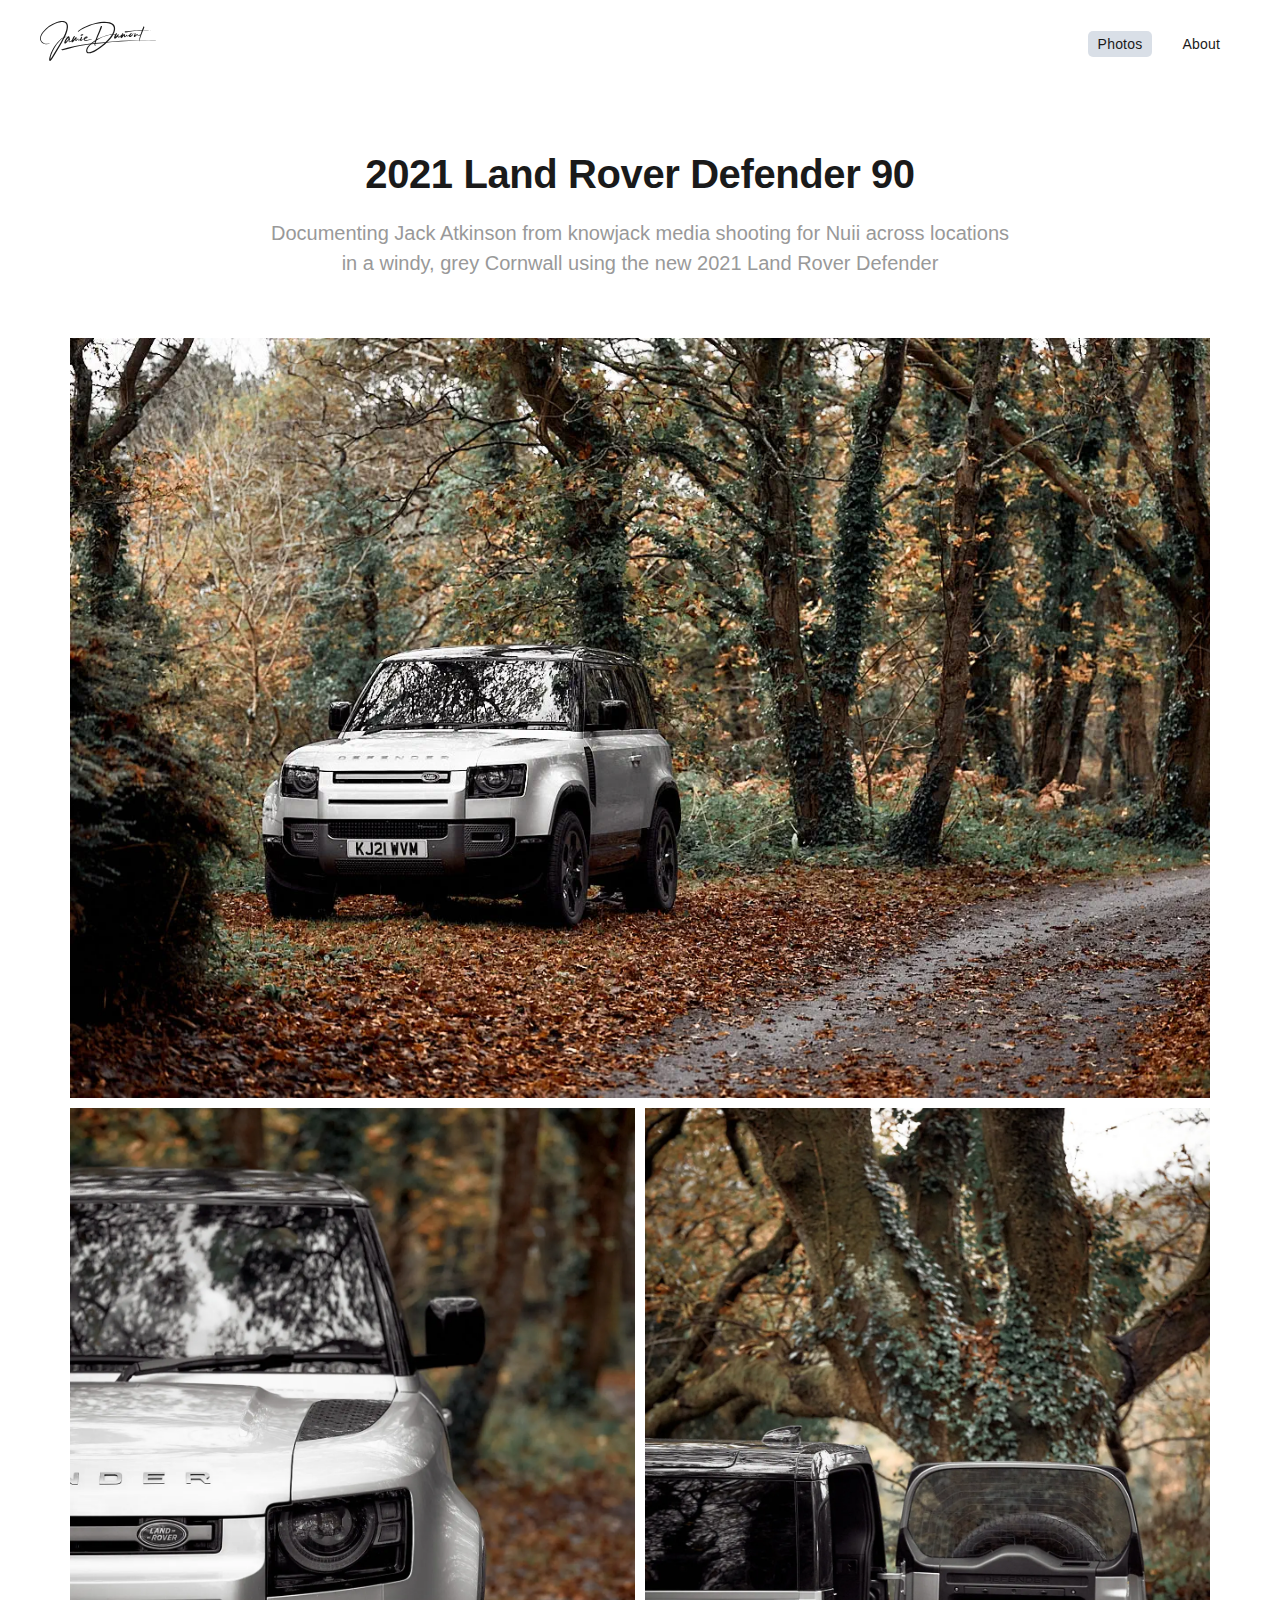
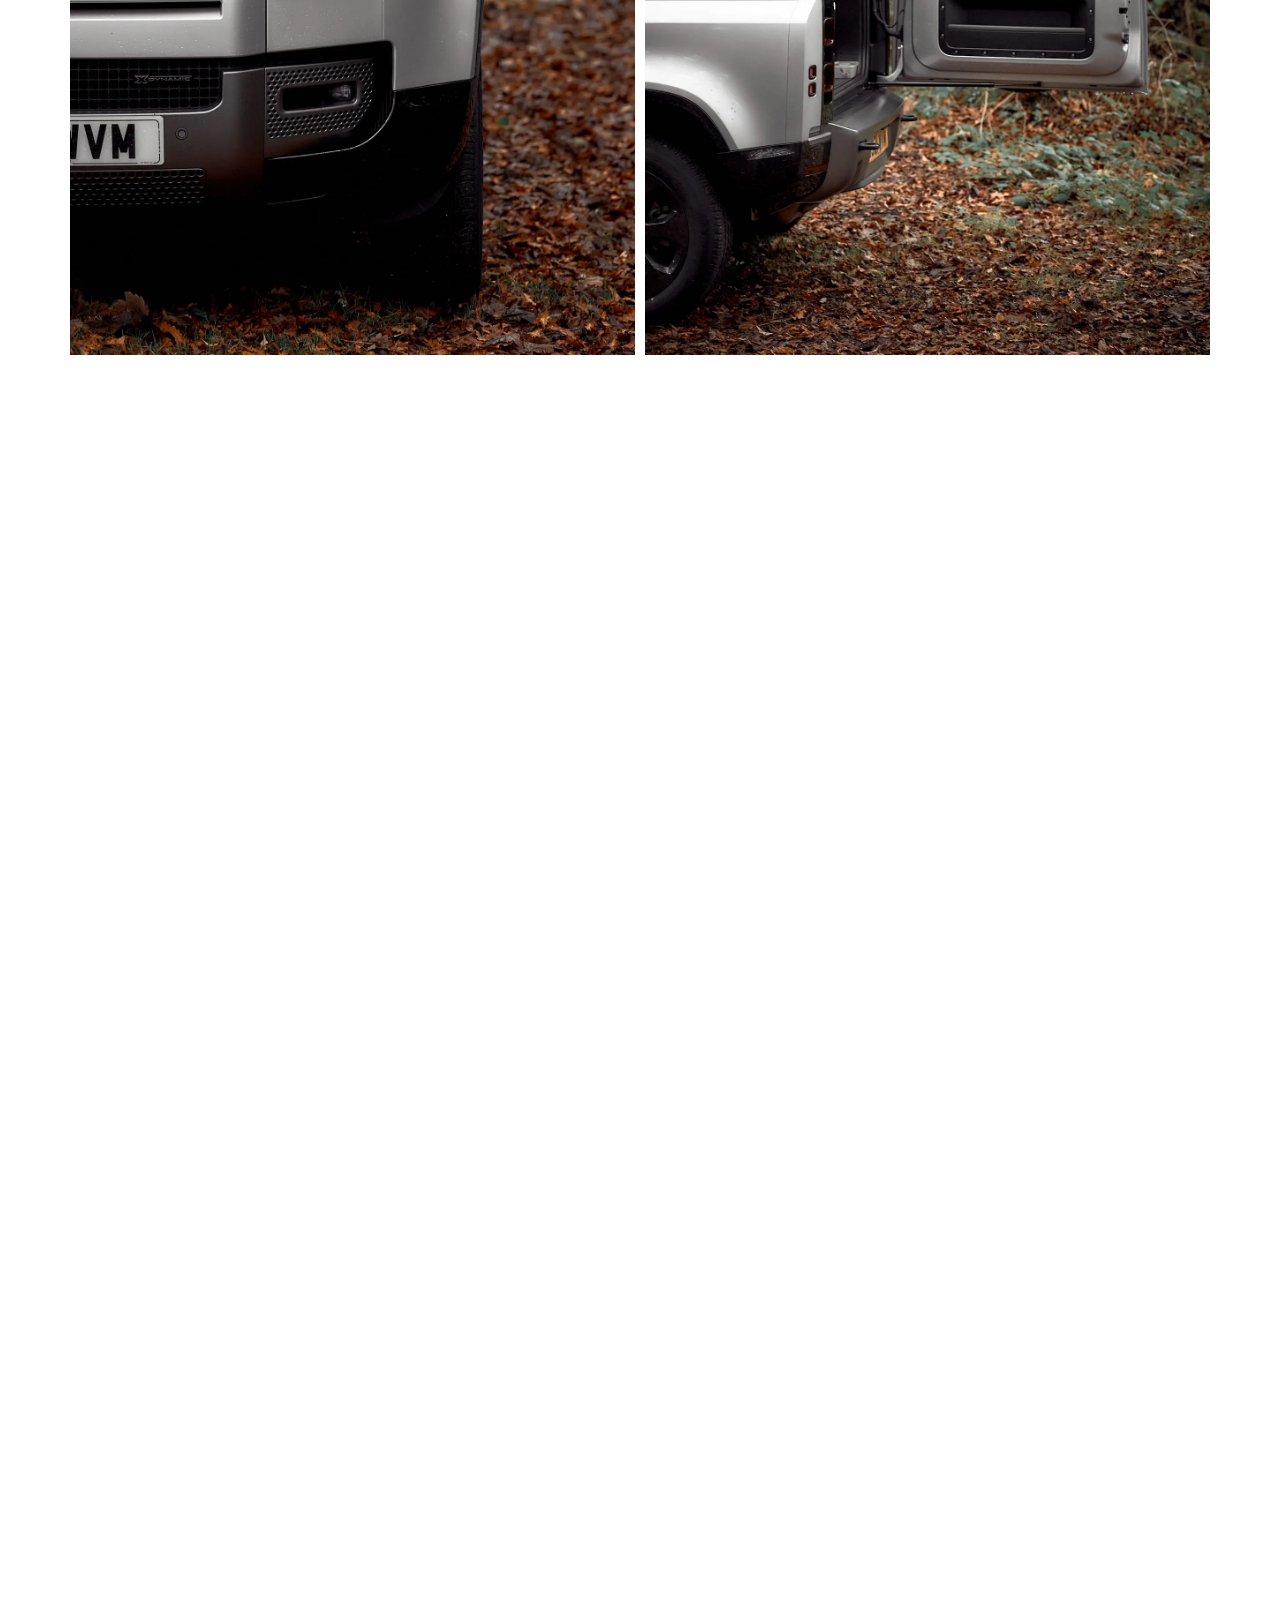
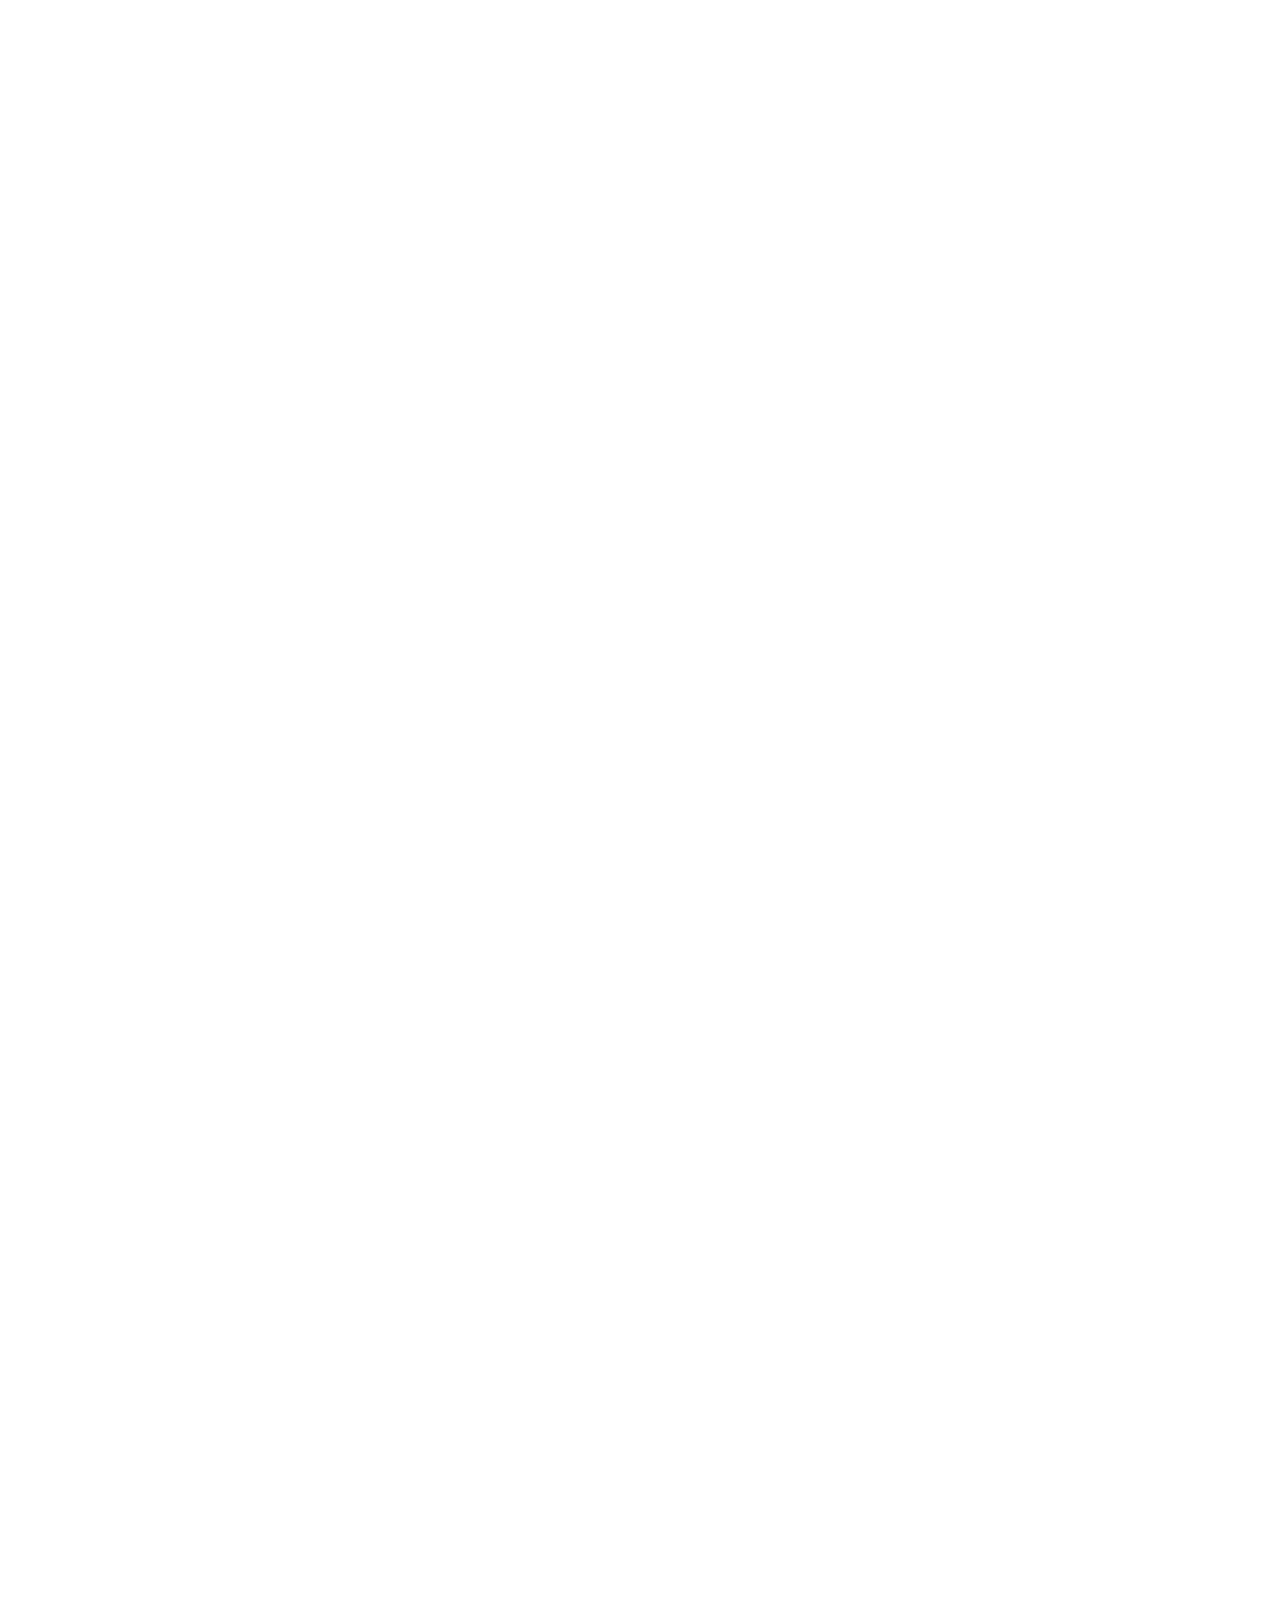
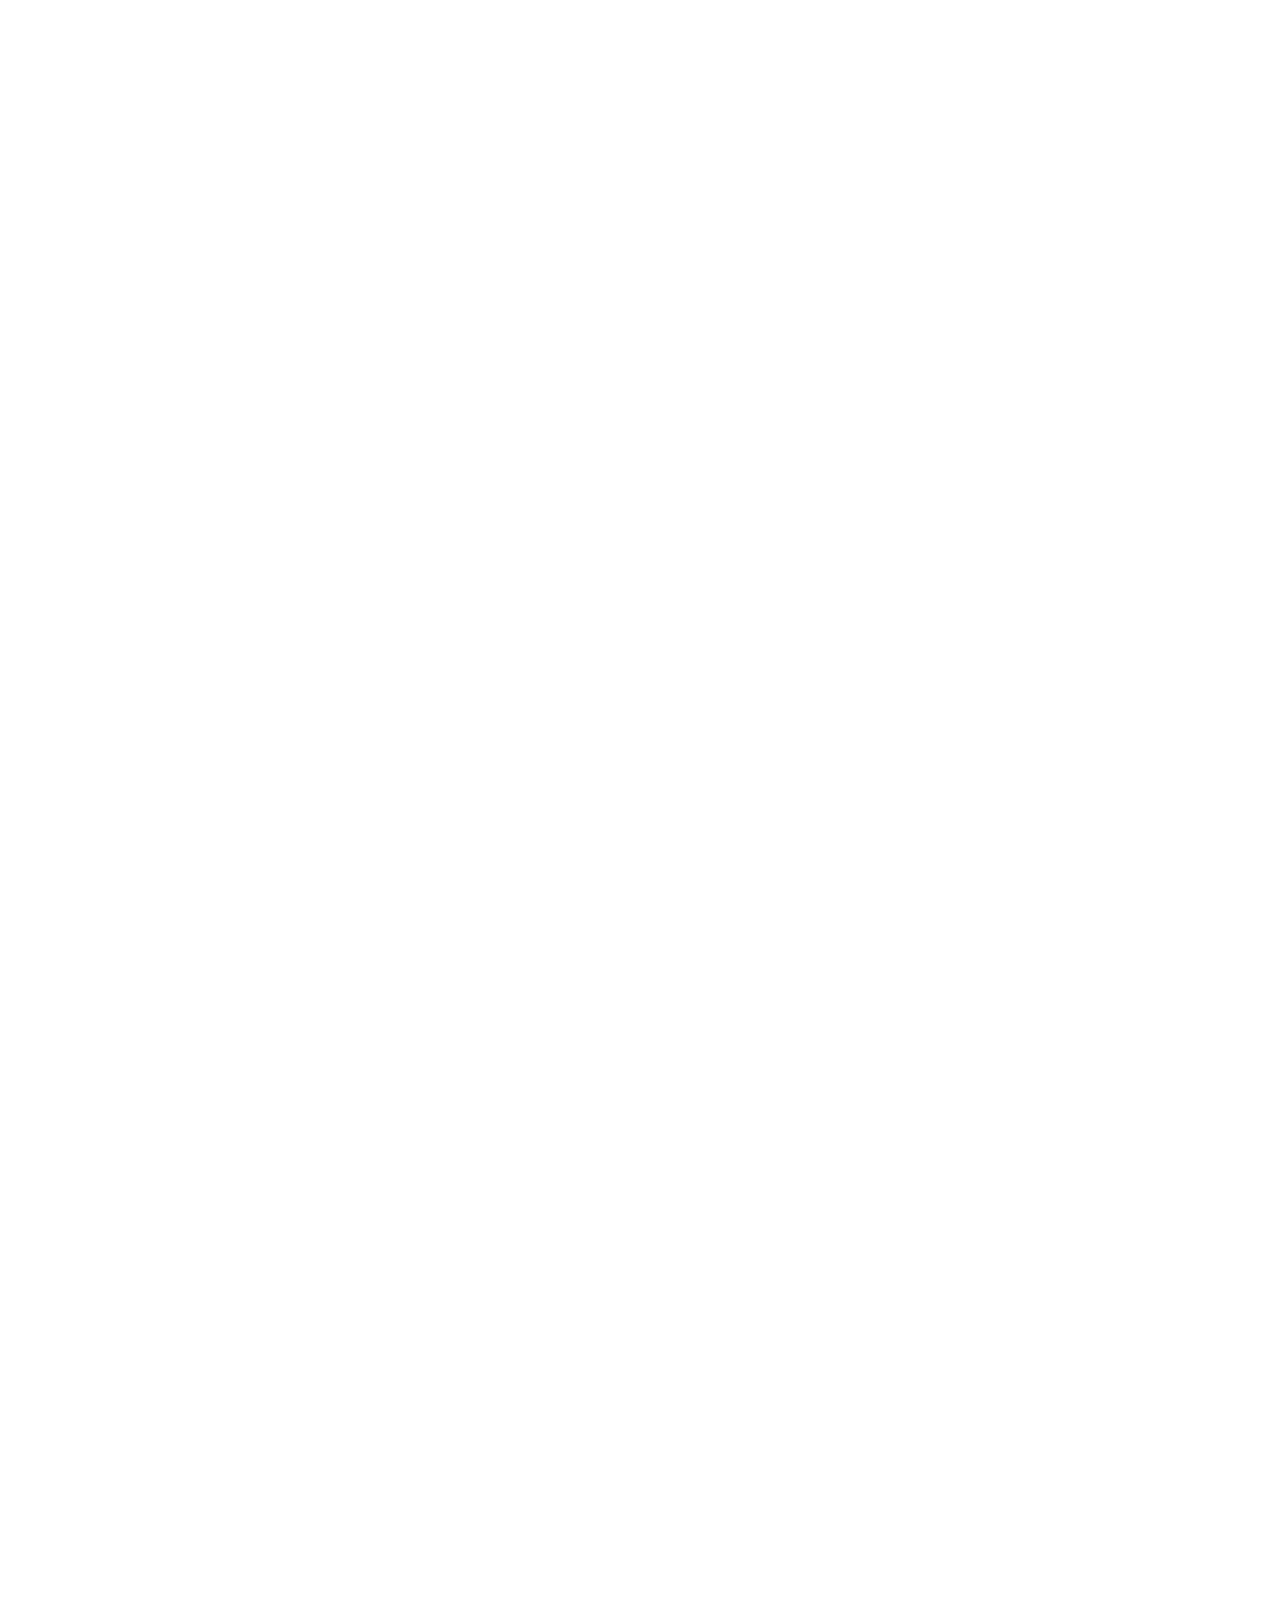
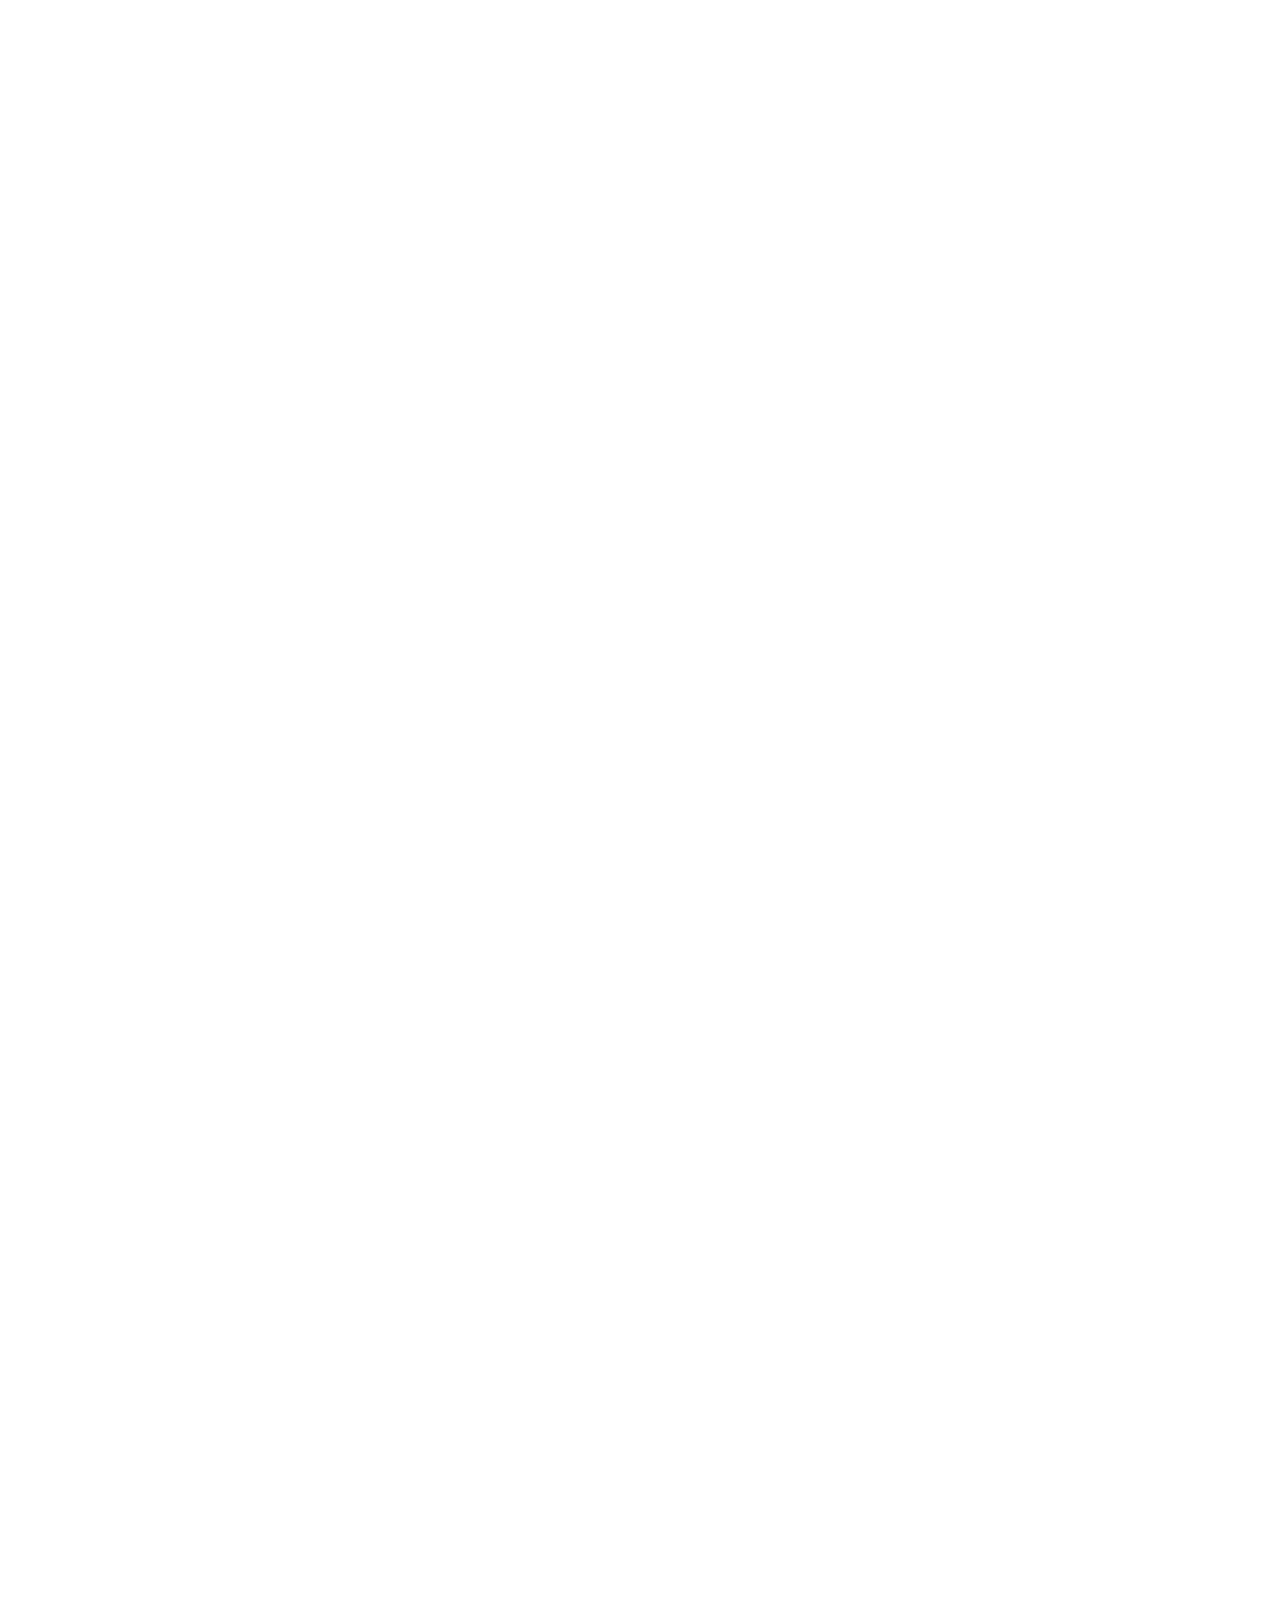
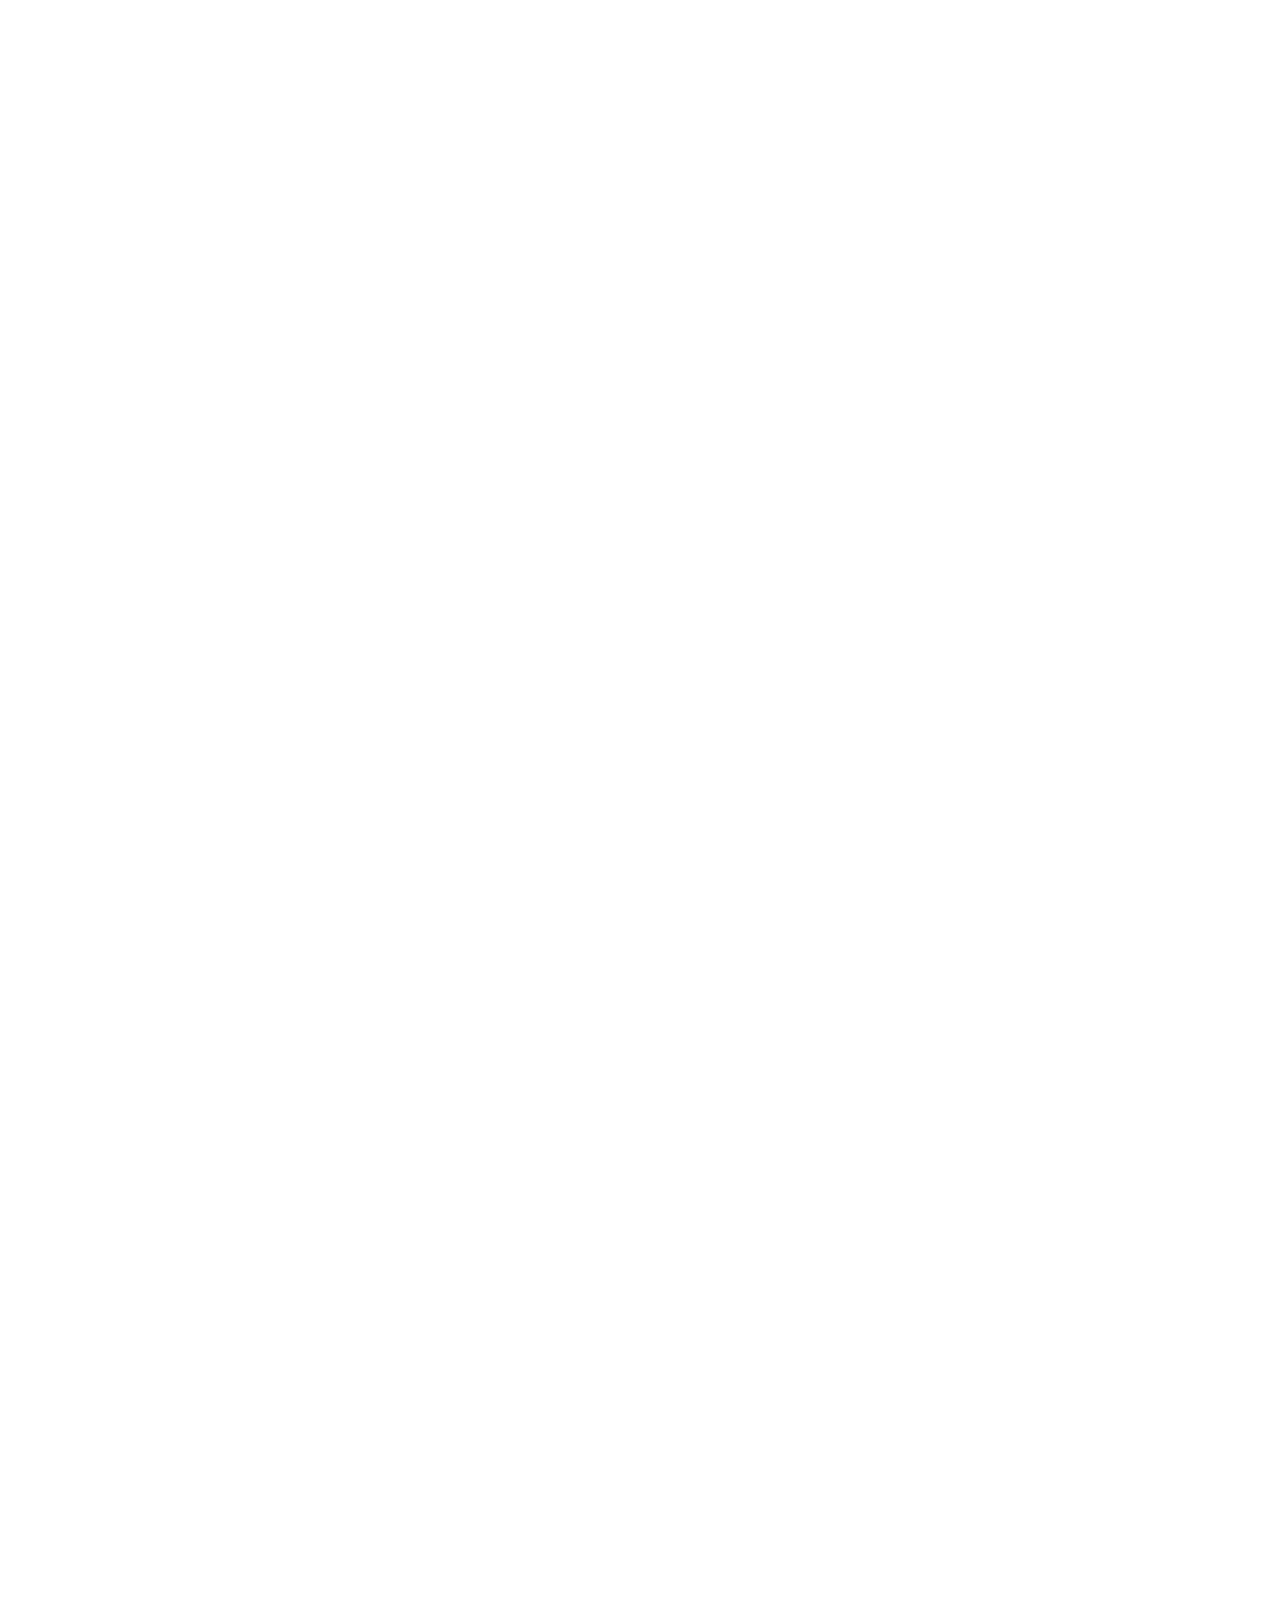
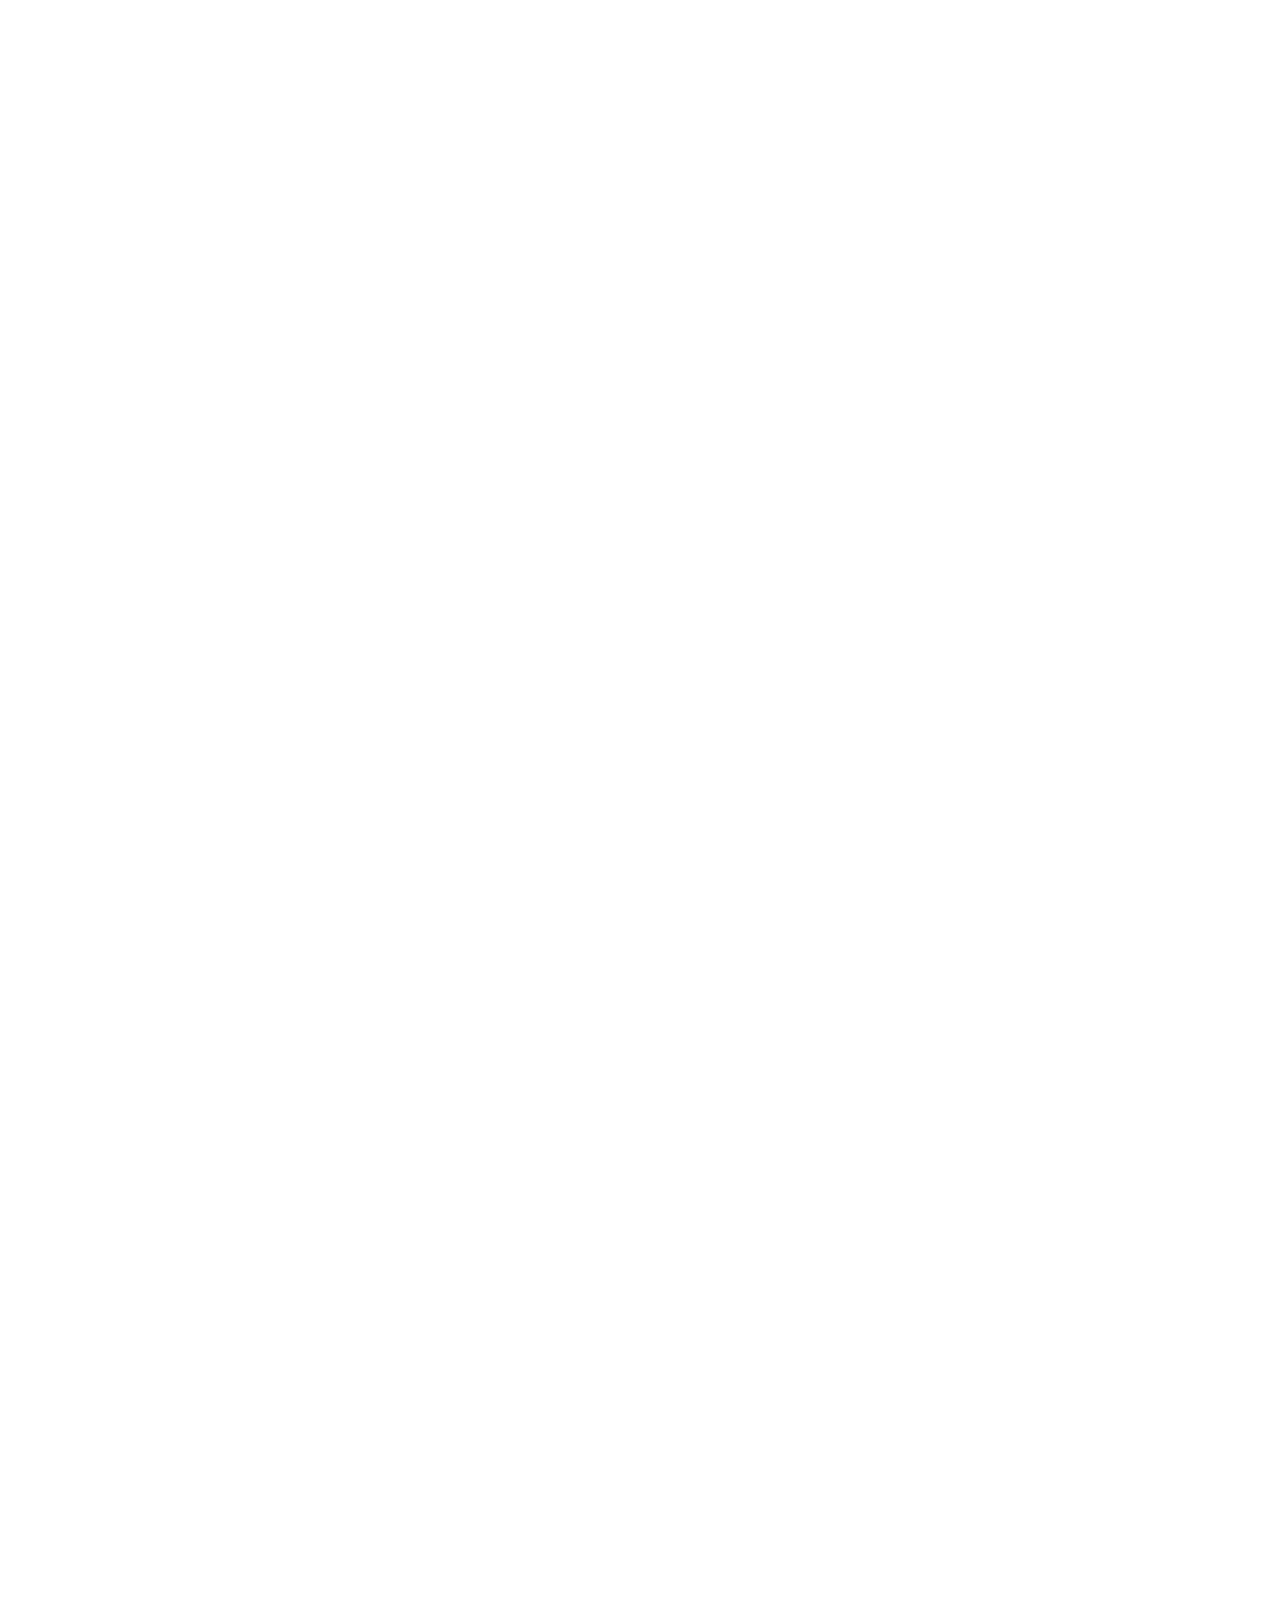
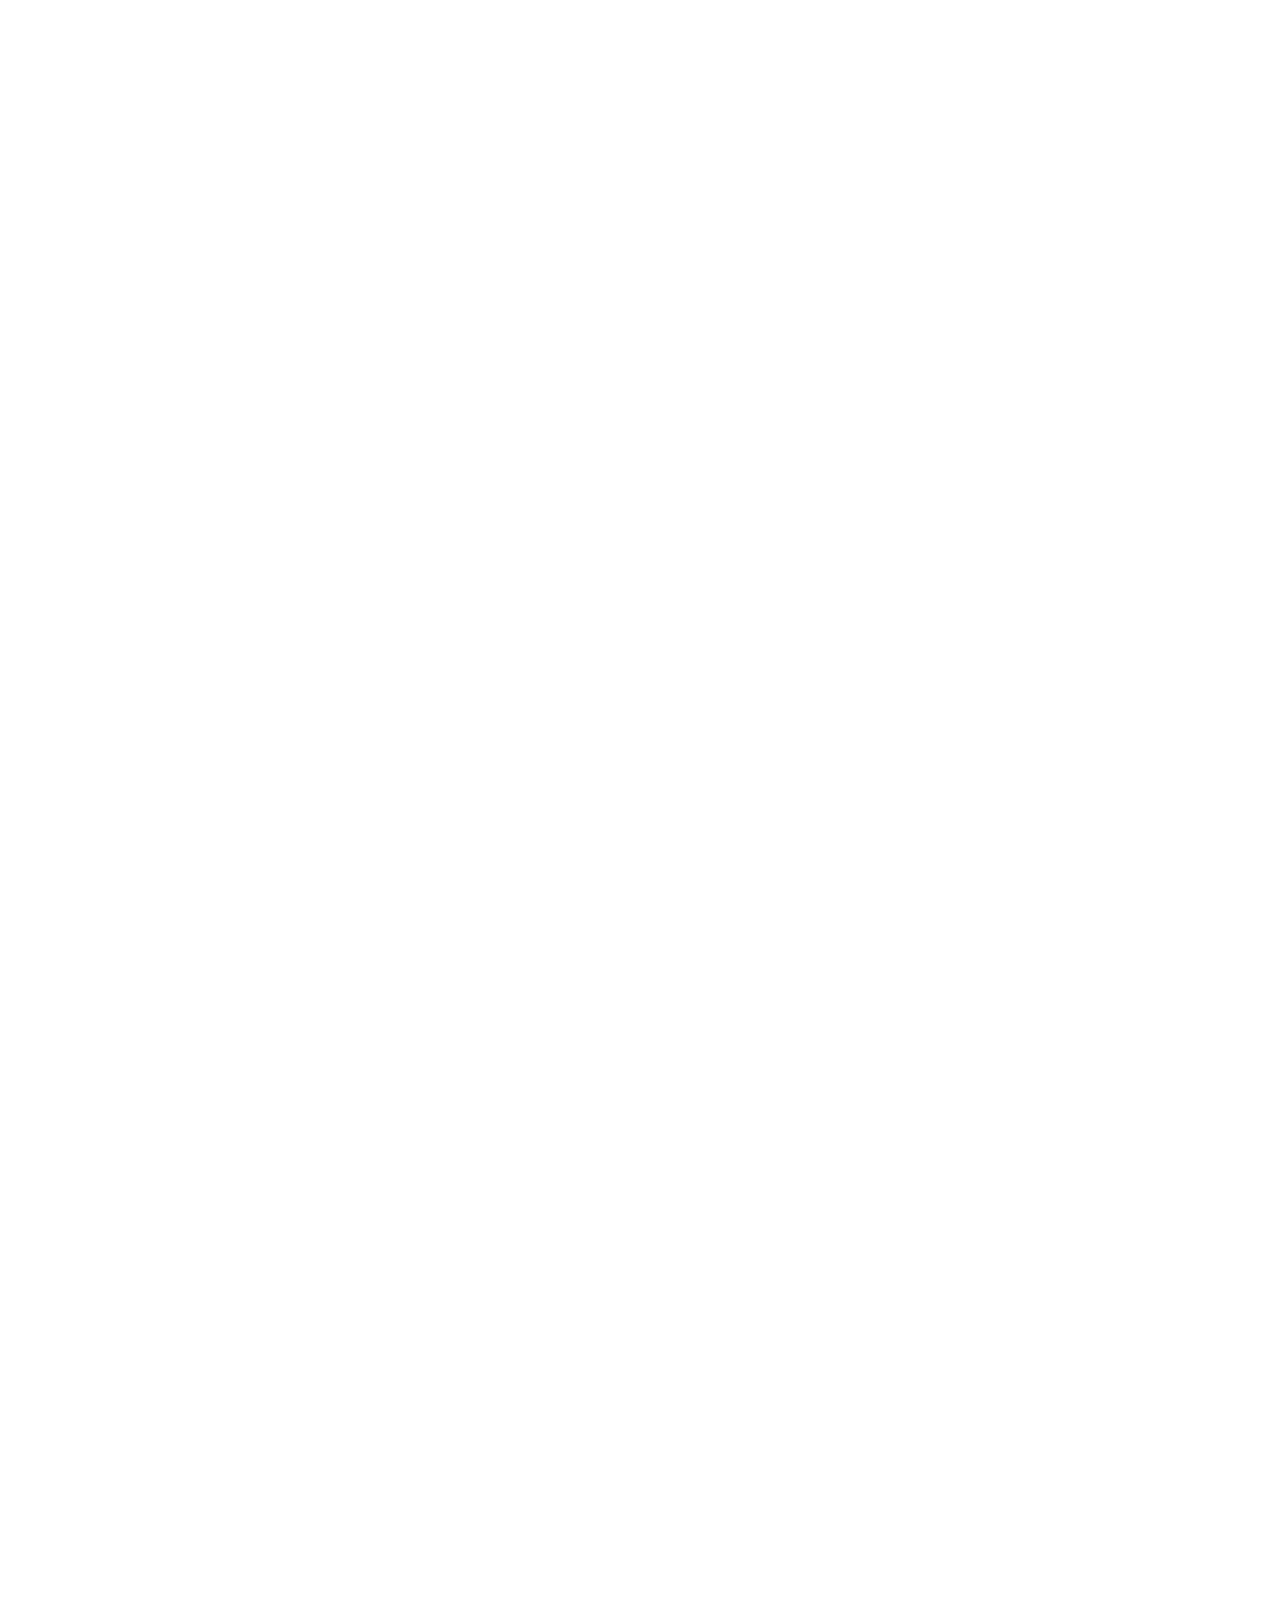
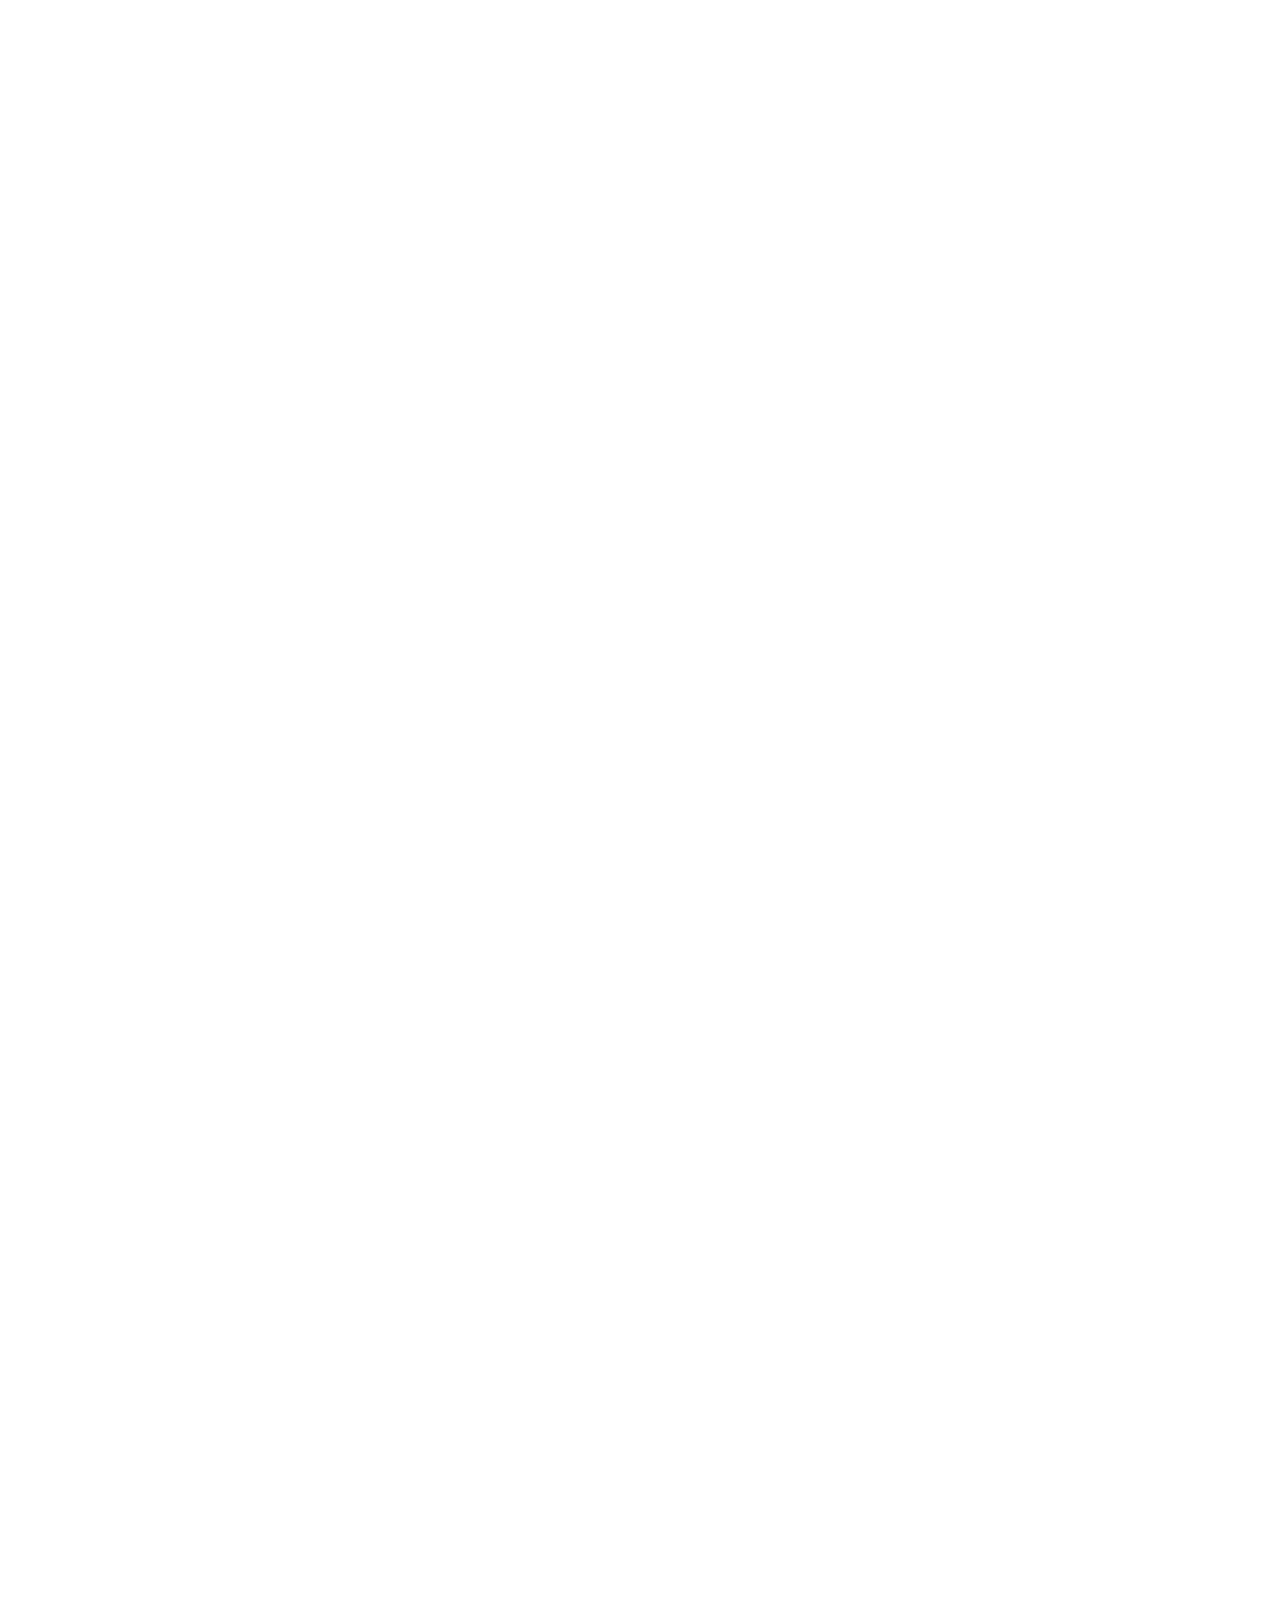
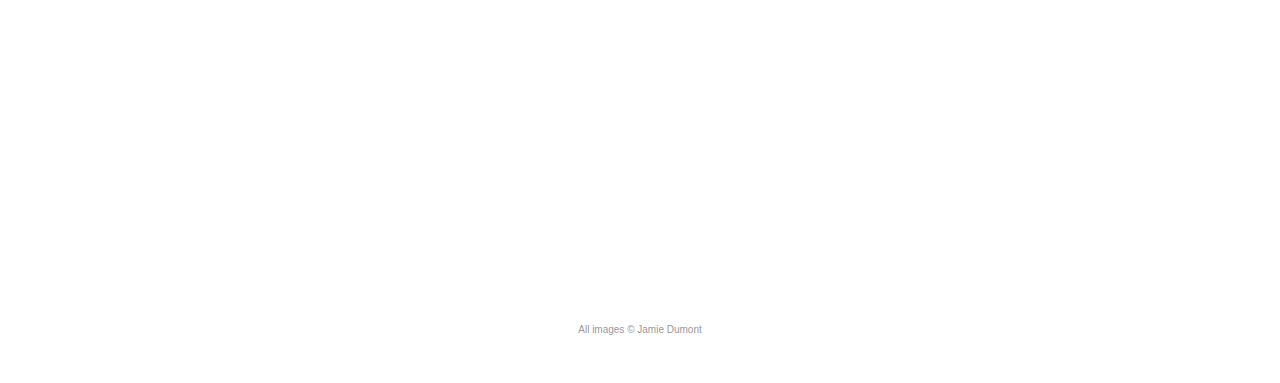
<file: build/land-rover-with-kjm/index.html>
<!DOCTYPE html>
<html lang="en">
<head>
  <meta charset="UTF-8">
  <meta name="viewport" content="width=device-width, initial-scale=1">
  
  <!-- Page metadata -->
  <title>2021 Land Rover Defender with KJM &middot Jamie Dumont Photography</title>
  <meta name="description" content="Documenting Jack Atkinson from knowjack media shooting for Nuii across locations in a windy, grey Cornwall using the new 2021 Land Rover Defender">
  <meta property="og:title" content="2021 Land Rover Defender with KJM &middot Jamie Dumont Photography">
  <meta property="og:description" content="Documenting Jack Atkinson from knowjack media shooting for Nuii across locations in a windy, grey Cornwall using the new 2021 Land Rover Defender">
  <meta property="og:image" content="https://jamiedumont.photography/land-rover-with-kjm/images/1280w/WORK-202111-NUII-1677.jpg">
  <meta property="og:image:alt" content="2021 Land Rover Defender 90">
  <meta property="og:locale" content="en_GB">
  <meta property="og:type" content="website">
  <meta name="twitter:card" content="summary_large_image">
  <meta property="og:url" content="https://jamiedumont.photography/land-rover-with-kjm/">
  <link rel="canonical" href="https://jamiedumont.photography/land-rover-with-kjm/">
  
  <link rel="icon" href="/assets/favicon.svg" type="image/svg+xml">
  <link rel="stylesheet" href="/css/styles.css"> 
  <link rel="stylesheet" href="/js/vendor/photoswipe/5.2.4/photoswipe.css">
  
  <!-- Fathom - beautiful, simple website analytics -->
  <script src="https://cdn.usefathom.com/script.js" data-site="RZGBHNQN" defer></script>
  <!-- / Fathom -->
</head>

<body class="site">
    <header class="site-header">
        <div class="navbar">
          <div class="navbar-left">
            <a class="logo" href="/">
              <svg viewBox="0 0 641 221" xmlns="http://www.w3.org/2000/svg">
                  <g fill="currentColor">
                      <path d="M508.571 75.92c-.063.095-.135.186-.205.28-1.494 1.978-6.708 5.294-9.71 6.06.747-2.238 1.681-4.236 3.008-6.018 1.302-1.748 2.841-3.342 4.448-5.203.935.838 1.683 1.41 2.299 2.087.852.936.85 1.736.16 2.793m-112.64 1.233c-5.986 9.644-13.129 18.506-21.031 26.822-21.471 22.599-45.897 41.912-73.536 57.612-5.957 3.383-12.137 6.382-18.674 8.683-3.639 1.28-7.348 2.322-11.269 2.442a18.32 18.32 0 0 1-3.433-.198c-3.374-.54-5.511-2.411-6.447-5.494-.858-2.821-.51-5.62.199-8.401 1.211-4.743 3.527-9.031 6.265-13.135 4.617-6.922 10.36-12.97 16.631-18.594 5.78-5.183 11.973-9.906 18.44-14.315.288-.196.589-.377.884-.565l.319.164c-.222.81-.448 1.618-.664 2.428-1.202 4.505-2.584 8.984-2.861 13.652a12.726 12.726 0 0 0 .31 3.7c.823 3.406 3.763 4.446 6.901 2.535 1.386-.844 2.295-1.733 2.925-2.998-.975.34-1.745.592-2.499.877-2.928 1.109-3.739.619-3.228-2.314.524-3.011 1.215-6.016 2.127-8.943 1.371-4.403 3.025-8.728 4.499-13.103.353-1.048 1.012-1.724 1.972-2.304 21.078-12.728 43.689-22.164 68.086-27.727 4.639-1.058 9.361-1.796 14.046-2.673.279-.052.573-.033 1.141-.06-.434.753-.751 1.341-1.103 1.91m174.908-27.586c.878-2.152 1.688-4.036 2.417-5.946.975-2.56 1.938-5.127 2.798-7.723.279-.84.356-1.793.276-2.675-.119-1.31-1.138-2.238-2.394-2.458-1.381-.242-2.615.333-3.313 1.567-.168.297-.281.625-.402.945-1.925 5.072-3.845 10.145-5.778 15.214-.156.41-.395.793-.603 1.204-.452.021-.812.045-1.172.055-13.685.386-27.341 1.17-40.945 2.646-8.299.901-16.59 1.877-24.897 2.71-6.921.694-13.858 1.25-20.792 1.813-1.441.118-2.904-.039-4.356.005-2.085.063-3.5 1.264-3.564 2.94-.064 1.704 1.21 3.034 3.276 3.2 1.256.098 2.55.058 3.799-.109 4.433-.594 8.87-1.188 13.277-1.928 14.775-2.482 29.523-5.107 44.42-6.914 9.677-1.174 19.387-1.908 29.13-2.313.29-.01.583.03.951.05-.028.281-.007.51-.076.711a5568.34 5568.34 0 0 1-7.266 21.56c-.137.401-.409.903-.772 1.074a249.775 249.775 0 0 1-7.994 3.611c-1.361.586-2.631.204-3.698-.686-.626-.522-1.169-1.142-1.689-1.763-.447-.533-.782-1.147-1.211-1.695-1.455-1.86-3.151-2.345-5.394-1.359a17.636 17.636 0 0 0-3.517 2.076c-1.737 1.32-3.349 2.783-5.022 4.177-.277.231-.596.418-.896.625.041-.916.299-1.658.615-2.378.644-1.467 1.358-2.908 1.969-4.387.346-.84.664-1.719.784-2.605.302-2.242-.822-3.45-3.214-3.595a17.147 17.147 0 0 0-1.452-.005c-4.855.128-9.651.711-14.412 1.59-1.121.206-2.262.32-3.305.462-2.366-2.34-4.042-2.46-6.648-.446a15.201 15.201 0 0 0-2.514 2.438c-.947 1.17-1.95 2.374-2.527 3.715-.931 2.162-2.559 3.481-4.738 4.382-1.328.548-2.614 1.185-3.946 1.721-.662.266-1.375.453-2.084.575-2.018.347-2.766-.21-2.992-2.153-.032-.282-.043-.566-.071-.848-.095-.935-.282-1.837-1.417-2.15-1.043-.288-1.717.3-2.339.96-1.081 1.148-2.15 2.306-3.252 3.438a95.618 95.618 0 0 1-3.122 3.084c-.448.42-1.006.736-1.795 1.301.007-.833-.009-1.317.017-1.798.124-2.263.348-4.525.361-6.788.011-1.688-.398-3.345-2.291-4.116-1.802-.735-3.356.006-4.65 1.112-1.873 1.602-3.627 3.326-5.434 4.997-.335.308-.679.607-1.019.911.065-.9.407-1.613.717-2.337.858-1.997 1.75-3.982 2.527-6.006a6.957 6.957 0 0 0 .456-2.495c-.009-1.672-1.524-2.432-3.01-1.492a6.362 6.362 0 0 0-1.849 1.834c-1.561 2.36-3.018 4.778-4.523 7.17-.368.582-.675 1.232-1.17 1.705-3.143 2.997-6.436 5.84-10.173 8.19a12.11 12.11 0 0 1-2.403 1.183c-1.653.58-2.831.057-3.469-1.503-.234-.57-.439-1.225-.378-1.816.16-1.567.378-3.14.754-4.673.283-1.15.893-2.227 1.269-3.362.386-1.162-.004-2.153-.933-2.694-.916-.534-2.062-.415-2.989.416-.608.545-1.122 1.186-1.654 1.802-3.503 4.054-6.995 8.117-10.505 12.166-.399.46-.886.852-1.333 1.275a1.512 1.512 0 0 1-.014-1.09 65.478 65.478 0 0 1 6.187-13.394c.537-.886 1.227-1.69 1.75-2.583.752-1.283.584-2.542-.351-3.465-.941-.928-2.564-1.22-3.836-.425-1.032.647-1.9 1.555-2.741 2.43-.637.662-1.117 1.456-1.612 2.12-3.302-.195-6.458-.379-9.726-.57.158-.426.243-.69.352-.947 1.453-3.42 3.076-6.789 4.329-10.273 2.649-7.366 4.13-14.915 3.341-22.74-1.034-10.255-6.151-18.227-15.273-23.95-4.773-2.997-10.005-5.057-15.519-6.502-10.782-2.824-21.816-3.46-32.936-3.16-12.69.341-25.219 1.967-37.589 4.583-27.055 5.721-52.629 15.053-76.71 27.94-7.579 4.054-14.876 8.524-21.464 13.922-1.726 1.415-3.307 2.992-4.874 4.564-.56.563-.985 1.3-1.285 2.023-.36.871.022 1.673.756 2.06.801.422 1.342.032 1.922-.454 4.79-4.017 9.921-7.62 15.326-10.875 14.157-8.525 29.215-15.373 44.867-21.114 22.323-8.187 45.262-14.027 69.237-15.915 11.693-.92 23.351-.86 34.919 1.226 7.014 1.265 13.7 3.37 19.666 7.163 5.681 3.61 9.565 8.428 11.222 14.738 1.22 4.647 1.174 9.326.426 14.018-1.322 8.281-4.545 15.957-8.525 23.394-.418.782-1.019.974-1.858 1.071-9.452 1.096-18.708 3.071-27.85 5.54-18.521 5-36.162 11.94-52.832 21.02-.429.234-.904.397-1.594.695.285-.773.446-1.256.639-1.727 2.42-5.929 4.793-11.876 7.28-17.78 4.862-11.547 9.848-23.048 14.657-34.614 1.688-4.06 3.035-8.248 4.47-12.398.351-1.013.559-2.1.615-3.164.081-1.545-.973-2.839-2.414-3.247-1.55-.439-3.134.152-4.051 1.542-.252.383-.448.803-.633 1.221-.604 1.361-1.252 2.708-1.771 4.097-1.558 4.168-3.256 8.304-4.515 12.552-.713 2.406-1.435 4.786-2.434 7.097-.34.788-.674 1.58-1.016 2.366-6.852 15.811-13.392 31.73-18.922 47.998-.324.955-.954 1.506-1.787 2.017-8.116 4.977-15.869 10.405-23.068 16.505-7.166 6.07-13.684 12.68-18.94 20.315-3.199 4.645-5.863 9.527-7.264 14.94-.864 3.339-1.233 6.707-.425 10.105 1.336 5.619 4.913 9.265 10.956 10.565 1.692.364 3.48.474 5.222.463 5.289-.038 10.269-1.462 15.134-3.262 8.421-3.118 16.276-7.26 23.925-11.757 17.132-10.073 32.899-21.805 47.768-34.613 10.893-9.383 21.05-19.414 30.18-30.336 6.17-7.38 11.779-15.11 16.361-23.46.474-.868 1.03-1.283 2.085-1.26 2.419.05 4.84.014 7.26.034.382.003.763.112 1.34.203-.396.772-.71 1.373-1.014 1.977-2.093 4.161-4.071 8.372-4.963 12.922-.289 1.473-.363 3.073-.077 4.537.64 3.278 3.948 4.898 7.197 3.51 1.499-.642 2.96-1.626 4.058-2.773 2.175-2.273 4.09-4.763 6.099-7.174.441-.53.823-1.103 1.383-1.86.226.46.342.654.422.861 1.856 4.83 5.775 6.184 10.466 3.596.728-.4 1.444-.842 2.09-1.35 1.342-1.057 2.632-2.172 3.946-3.26.334-.276.681-.539 1.127-.89-.39 1.888-.851 3.583-1.067 5.305-.285 2.261.614 3.862 2.315 4.568 1.705.71 3.474.221 5.184-1.46.5-.493.97-1.016 1.41-1.555.955-1.172 1.885-2.362 2.82-3.548 1.869-2.372 3.727-4.752 5.608-7.115.255-.32.618-.567 1.103-1-.034 1.811-.155 3.34-.06 4.858.067 1.058.272 2.16.693 3.135.932 2.16 3.198 2.94 5.376 1.836 1.042-.528 2.007-1.287 2.807-2.11 1.3-1.34 2.433-2.82 3.641-4.238.321-.377.655-.745.958-1.088.721.828 1.256 1.681 2.022 2.272 1.718 1.324 3.773 1.26 5.691.575 1.908-.68 3.684-1.687 5.517-2.552.403-.19.801-.392 1.307-.64.002.953-.064 1.744.016 2.521.339 3.252 3.137 5.182 6.528 4.47.993-.209 1.99-.533 2.892-.972 3.647-1.778 6.748-4.198 9.264-7.247a11.443 11.443 0 0 0 1.404-2.176c1.25-2.512.767-4.743-1.374-6.632-.55-.485-1.127-.944-1.852-1.549 1.185-.18 2.121-.363 3.065-.46 3.308-.339 6.617-.675 9.93-.955 1.129-.094 2.276-.03 3.548.556-.729 1.147-1.367 2.218-2.075 3.247-1.746 2.536-3.4 5.13-4.068 8.112-.33 1.473-.526 3.05-.342 4.531.402 3.241 3.547 4.37 6.254 2.344.845-.634 1.559-1.42 2.329-2.143 2.31-2.165 4.593-4.355 6.941-6.483.712-.647 1.596-1.128 2.445-1.715.702.828 1.232 1.516 1.829 2.148 2.621 2.78 5.884 3.484 9.512 2.028.997-.4 1.963-.889 2.891-1.417 1.129-.642 2.203-1.368 3.622-2.259-.251.921-.404 1.556-.597 2.181-2.287 7.405-4.494 14.828-5.72 22.47-.502 3.137-1.027 6.28-.678 9.472.034.32.219.623.425 1.178 6.141-21.092 13.613-41.416 22.181-61.556 5.117-.04 10.196-.13 15.274-.105 5.145.026 10.292.08 15.431.278 4.986.192 9.965.581 14.946.884-14.748-2.863-29.708-2.974-44.894-2.936"/>
                      <path d="M156.695 100.682c-.027.511-.272 1.116-.636 1.491-4.268 4.402-8.575 8.77-12.882 13.14-.441.447-.945.84-1.491 1.321-.335-3.529 9.118-20.52 15.059-24.658.054.87.132 1.477.123 2.084-.033 2.208-.057 4.417-.173 6.622m101.359-10.819c-.764 1.483-4.18 3.605-7.411 4.5 1.951-2.139 4.214-3.879 7.411-4.5m-.333 18.895c10.756-1.9 21.065-5.124 31.057-9.27.298-.124.563-.319.844-.48-.477-.204-.881-.236-1.261-.16-1.835.355-3.672.71-5.495 1.12-7.116 1.6-14.177 3.438-21.442 4.402-3.423.454-6.858.753-10.302.137-4.341-.777-5.369-2.765-3.311-6.413.052-.094.17-.156.176-.162 5.596-.152 9.987-2.652 14.087-5.775.139-.106.251-.246.363-.38 1.481-1.763 1.159-4.065-.768-5.394-1.28-.884-2.749-1.144-4.301-1.052-2.098.125-4.019.793-5.822 1.765-3.544 1.91-6.322 4.533-8.353 7.861-.321.526-.698 1.096-1.208 1.434a845.6 845.6 0 0 1-11.344 7.356c-.885.565-1.854 1.017-3.027 1.652.074-.673.049-1.066.166-1.418.573-1.73 1.133-3.467 1.792-5.169.826-2.13 1.794-4.212 2.6-6.347a7.645 7.645 0 0 0 .494-2.647c-.001-1.109-.703-1.922-1.83-2.308-1.203-.412-2.304-.148-3.13.75-.465.504-.826 1.122-1.108 1.738-.975 2.136-1.9 4.292-2.835 6.444-1.444 3.324-3.933 5.801-7.128 7.701-.355.211-.75.373-1.144.513-1.713.607-2.629.208-3.155-1.465-.236-.752-.283-1.557-.407-2.339-.133-.839-.157-1.708-.405-2.516-.431-1.404-1.756-1.745-2.96-.798-.505.397-.918.9-1.357 1.368-1.874 2.003-3.734 4.018-5.621 6.01-.383.403-.867.722-1.543 1.276.06-.705.058-1.087.129-1.457.696-3.68 1.425-7.357 2.093-11.043.129-.709.183-1.487.01-2.176-.428-1.7-2.176-2.405-3.829-1.585-.577.287-1.105.703-1.567 1.141-1.362 1.29-2.781 2.542-3.993 3.95-2.623 3.041-5.13 6.17-7.686 9.263-.384.464-.773.926-1.16 1.39l-.276-.166c.063-.2.111-.407.191-.602 2.275-5.555 4.481-11.137 7.532-16.38.402-.69.768-1.426.973-2.182.306-1.126-.224-2.234-1.206-2.807-1.026-.598-2.114-.604-3.077.04-.675.451-1.334 1.025-1.761 1.68-1.353 2.076-2.784 4.137-3.838 6.348-2.07 4.344-3.892 8.791-5.851 13.181-.32.716-.663 1.53-1.259 2.01-2.383 1.917-4.819 3.786-7.345 5.534-1.048.725-2.334 1.202-3.58 1.605-1.181.383-1.882-.058-2.111-1.198-.131-.654-.191-1.383-.019-2.015a146.31 146.31 0 0 1 2.071-6.855c.476-1.46 1.158-2.867 1.578-4.34.582-2.042-.075-2.897-2.306-3.326-.093-.019-.161-.154-.325-.32 0-1.779.25-3.679-.047-5.5-.934-5.728-6.153-7.572-10.919-3.86-1.707 1.328-3.24 2.906-4.623 4.54a69.075 69.075 0 0 0-11.378 18.88c-.913 2.265-1.585 4.647-2.043 7.031-.281 1.46-.199 3.081.165 4.532.775 3.092 3.879 4.23 6.789 2.576a14.076 14.076 0 0 0 3.064-2.373c2-2.049 3.909-4.176 5.794-6.319 2.656-3.019 5.247-6.088 7.889-9.117.373-.426.626-1.107 1.605-.989-.144.56-.298 1.036-.386 1.524-.282 1.56-.744 3.12-.77 4.684-.08 4.84 3.685 7.091 8.258 4.854 2.229-1.09 4.191-2.66 6.268-4.02.414-.272.801-.58 1.351-.982-.066 1.091-.218 1.942-.152 2.777.258 3.276 3.383 4.846 6.404 3.17a11.562 11.562 0 0 0 2.903-2.28 101.88 101.88 0 0 0 5.154-6.147c2.166-2.799 4.213-5.679 6.324-8.515.251-.337.582-.62 1.135-1.2-.199 1.326-.363 2.27-.475 3.218-.112.957-.233 1.92-.237 2.88-.003 1.071-.03 2.176.221 3.21.612 2.53 2.985 3.235 5.088 1.56a13.614 13.614 0 0 0 1.876-1.842c1.545-1.819 3.039-3.675 4.558-5.512.353-.428.727-.84 1.288-1.487.113 1.01.138 1.725.281 2.42.824 4.016 4.156 5.56 7.975 3.607 1.254-.642 2.336-1.593 3.448-2.458.398-.31.652-.78.972-1.178.364 1.033.354 1.865.478 2.68.491 3.232 3.338 4.748 6.535 3.415a14.809 14.809 0 0 0 3.229-1.87c2.771-2.108 5.464-4.304 8.19-6.465.441-.35.888-.694 1.288-1.007.196.116.284.141.287.174.036.337.066.675.082 1.014.124 2.511 1.373 4.416 3.574 5.802 1.431.901 3.025 1.396 4.718 1.662 2.728.427 5.441.261 8.129-.213M228.824 81.386c2.371-.833 4.732-1.708 7.021-2.718.94-.415 1.861-1.106 2.473-1.889 1.162-1.488.379-2.936-1.562-3.16-.416-.048-.844-.007-1.265-.007-3.159.155-6.224.77-9.12 1.954-2.047.837-2.862 2.641-2.123 4.276.722 1.6 2.526 2.264 4.576 1.544M125.777 96.216c-6.573 12.83-13.665 25.41-20.913 37.914-13.14 22.667-26.616 45.154-41.022 67.144-1.677 2.56-3.429 5.078-5.158 7.608-.308.45-.676.867-1.016 1.299l-.343-.1c.04-.592.064-1.186.125-1.777.702-6.858 2.431-13.518 4.552-20.091 9.043-28.027 23.987-53.013 44.302-75.226 5.68-6.208 11.613-12.18 18.374-17.385.508-.39 1.038-.755 1.849-.972-.249.53-.483 1.065-.75 1.586m12.102-5.01c1.157-.89 2.326-1.77 3.52-2.618 1.196-.84 2.405-1.674 3.663-2.426 1.267-.727 2.538-1.496 4.025-1.785-.754-.037-1.542.058-2.286.231-.758.154-1.489.374-2.226.593-1.465.453-2.889.992-4.31 1.544-.835.33-1.662.674-2.487 1.024 4.471-9.368 8.513-18.899 11.707-28.747 2.559-7.886 4.515-15.887 5.003-24.145.371-6.278-.122-12.46-2.544-18.41-3.048-7.485-8.612-12.459-16.8-14.829-6.369-1.844-12.88-1.92-19.43-1.258-8.782.89-17.249 3.031-25.465 5.994-29.993 10.814-54.482 28.462-73.82 52.428-4.61 5.713-8.564 11.816-11.627 18.396-2.93 6.293-4.939 12.798-4.795 19.74.145 6.958 2.285 13.3 7.113 18.685 6.557 7.313 15.043 11.254 25.138 12.148 7.56.67 14.65-1.114 21.494-3.951.421-.174.788-.465 1.18-.702l-.082-.391c-.457.03-.93.003-1.37.103a526.715 526.715 0 0 0-6.682 1.578c-7.376 1.776-14.71 1.955-21.983-.477-13.557-4.532-21.297-15.56-20.35-28.96.287-4.057 1.396-7.927 2.897-11.715 2.998-7.563 7.416-14.388 12.61-20.766 16.893-20.747 38.08-36.476 63.473-47.206 9.583-4.049 19.518-7.099 29.957-8.54 5.783-.798 11.573-.999 17.34.17 7.546 1.526 12.671 5.604 15.11 12.54 1.263 3.591 1.776 7.281 1.813 11.044.062 6.335-.981 12.541-2.58 18.672-3.707 14.218-9.683 27.654-16.215 40.892-.284.575-.827 1.135-1.403 1.473-7.705 4.516-14.485 10.071-20.641 16.284-14.908 15.046-27.533 31.603-37.318 50.005-6.92 13.017-12.87 26.389-16.606 40.548-1.176 4.46-2.182 8.963-2.2 13.587a21.004 21.004 0 0 0 .465 4.382c.41 1.944 1.505 3.497 3.714 3.996 2.127.48 3.784-.436 5.16-1.838a20.486 20.486 0 0 0 2.112-2.548c2.434-3.453 4.9-6.89 7.22-10.408 12.345-18.716 23.914-37.852 35.241-57.118 9.896-16.832 19.623-33.749 28.448-51.103a463.87 463.87 0 0 0 1.905-3.797c.949-.779 1.928-1.56 2.912-2.32M636.893 105.002c-16.24.61-32.611.42-48.87.751-30.491.622-60.976 1.403-91.447 2.508-31.685 1.15-63.406 2.521-94.967 4.991-20.539 1.607-41.027 3.635-61.527 5.488-23.388 2.114-46.836 4.047-70.081 6.907-25.864 3.183-51.287 7.922-76.506 13.07-25.705 5.245-50.986 11.21-75.84 18.218-3.004.847 5.108 5.752 8.413 4.811 43.57-12.405 88.06-23.89 134.166-30.523 23.097-3.323 46.485-5.399 69.837-7.51 22.675-2.049 45.309-5.497 67.997-7.467 61.481-5.339 123.714-6.635 185.505-8.392 12.501-.356 25-.738 37.499-1.137 6.173-.197 12.41-.33 18.536-.999 1.889-.206-1.561-.759-2.715-.716"/>
                  </g>
              </svg>
              
            </a>
          </div>
    
          <nav class="main-nav">
            <ul class="nav-list u-plain-list">
              <li class="menu-item menu-item-current"><a class="menu-item-link" href="/">Photos</a></li>
              <li class="menu-item "><a class="menu-item-link" href="/about/">About</a></li>
            </ul>
          </nav>
        </div>
      </header>
  

  <div class="site-content">
    <div class="content-area">
        <main id="gallery" class="site-main">
          <article class="single">
            <header class="post-header container large">
              <h1 class="post-title">2021 Land Rover Defender 90</h1>
            </header>
            
            <div class="post-excerpt container medium">
              Documenting Jack Atkinson from knowjack media shooting for Nuii across locations in a windy, grey Cornwall using the new 2021 Land Rover Defender
            </div>
            
            <div class="post-content gh-content kg-canvas">
              <figure class="image wider">
                <a style="flex: 1.5;" class="gallery-image"
                                                                                data-pswp-width="2560" 
                                                                                data-pswp-height="1707"
                                                                                href="images/2560w/WORK-202111-NUII-0058.jpg"
                                                                                target="_blank">
                                                                                    <picture>
                                                                                      <source srcset="images/640w/WORK-202111-NUII-0058.webp 640w, images/1280w/WORK-202111-NUII-0058.webp 1280w, images/2560w/WORK-202111-NUII-0058.webp 2560w" type="image/webp">
                                                                                      <img srcset="images/640w/WORK-202111-NUII-0058.jpg 640w, images/1280w/WORK-202111-NUII-0058.jpg 1280w, images/2560w/WORK-202111-NUII-0058.jpg 2560w" src="images/1280w/WORK-202111-NUII-0058.jpg" alt="2021 Land Rover Defender 90" loading="lazy" decoding="async">
                                                                                    </picture>
                                                                                </a>
              </figure>
              
              <figure class="wider">
                  <div class="image-row">
                    <a style="flex: 0.6667;" class="gallery-image"
                                                                                                    data-pswp-width="2560" 
                                                                                                    data-pswp-height="3840"
                                                                                                    href="images/2560w/WORK-202111-NUII-0062.jpg"
                                                                                                    target="_blank">
                                                                                                        <picture>
                                                                                                          <source srcset="images/640w/WORK-202111-NUII-0062.webp 640w, images/1280w/WORK-202111-NUII-0062.webp 1280w, images/2560w/WORK-202111-NUII-0062.webp 2560w" type="image/webp">
                                                                                                          <img srcset="images/640w/WORK-202111-NUII-0062.jpg 640w, images/1280w/WORK-202111-NUII-0062.jpg 1280w, images/2560w/WORK-202111-NUII-0062.jpg 2560w" src="images/1280w/WORK-202111-NUII-0062.jpg" alt="2021 Land Rover Defender 90" loading="lazy" decoding="async">
                                                                                                        </picture>
                                                                                                    </a>
              
                    <a style="flex: 0.6667;" class="gallery-image"
                                                                                                    data-pswp-width="2560" 
                                                                                                    data-pswp-height="3840"
                                                                                                    href="images/2560w/WORK-202111-NUII-0071.jpg"
                                                                                                    target="_blank">
                                                                                                        <picture>
                                                                                                          <source srcset="images/640w/WORK-202111-NUII-0071.webp 640w, images/1280w/WORK-202111-NUII-0071.webp 1280w, images/2560w/WORK-202111-NUII-0071.webp 2560w" type="image/webp">
                                                                                                          <img srcset="images/640w/WORK-202111-NUII-0071.jpg 640w, images/1280w/WORK-202111-NUII-0071.jpg 1280w, images/2560w/WORK-202111-NUII-0071.jpg 2560w" src="images/1280w/WORK-202111-NUII-0071.jpg" alt="2021 Land Rover Defender 90" loading="lazy" decoding="async">
                                                                                                        </picture>
                                                                                                    </a>
                  </div>
              </figure>
              
              <figure class="wider">
                  <div class="image-row">
                    <a style="flex: 1.5;" class="gallery-image"
                                                                                                    data-pswp-width="2560" 
                                                                                                    data-pswp-height="1707"
                                                                                                    href="images/2560w/WORK-202111-NUII-0069.jpg"
                                                                                                    target="_blank">
                                                                                                        <picture>
                                                                                                          <source srcset="images/640w/WORK-202111-NUII-0069.webp 640w, images/1280w/WORK-202111-NUII-0069.webp 1280w, images/2560w/WORK-202111-NUII-0069.webp 2560w" type="image/webp">
                                                                                                          <img srcset="images/640w/WORK-202111-NUII-0069.jpg 640w, images/1280w/WORK-202111-NUII-0069.jpg 1280w, images/2560w/WORK-202111-NUII-0069.jpg 2560w" src="images/1280w/WORK-202111-NUII-0069.jpg" alt="2021 Land Rover Defender 90" loading="lazy" decoding="async">
                                                                                                        </picture>
                                                                                                    </a>
                    
                    <a style="flex: 1.5;" class="gallery-image"
                                                                                                    data-pswp-width="2560" 
                                                                                                    data-pswp-height="1707"
                                                                                                    href="images/2560w/WORK-202111-NUII-0016.jpg"
                                                                                                    target="_blank">
                                                                                                        <picture>
                                                                                                          <source srcset="images/640w/WORK-202111-NUII-0016.webp 640w, images/1280w/WORK-202111-NUII-0016.webp 1280w, images/2560w/WORK-202111-NUII-0016.webp 2560w" type="image/webp">
                                                                                                          <img srcset="images/640w/WORK-202111-NUII-0016.jpg 640w, images/1280w/WORK-202111-NUII-0016.jpg 1280w, images/2560w/WORK-202111-NUII-0016.jpg 2560w" src="images/1280w/WORK-202111-NUII-0016.jpg" alt="Forest floor covered with leaf litter" loading="lazy" decoding="async">
                                                                                                        </picture>
                                                                                                    </a>
              
                    <a style="flex: 1.5;" class="gallery-image"
                                                                                                    data-pswp-width="2560" 
                                                                                                    data-pswp-height="1707"
                                                                                                    href="images/2560w/WORK-202111-NUII-0068.jpg"
                                                                                                    target="_blank">
                                                                                                        <picture>
                                                                                                          <source srcset="images/640w/WORK-202111-NUII-0068.webp 640w, images/1280w/WORK-202111-NUII-0068.webp 1280w, images/2560w/WORK-202111-NUII-0068.webp 2560w" type="image/webp">
                                                                                                          <img srcset="images/640w/WORK-202111-NUII-0068.jpg 640w, images/1280w/WORK-202111-NUII-0068.jpg 1280w, images/2560w/WORK-202111-NUII-0068.jpg 2560w" src="images/1280w/WORK-202111-NUII-0068.jpg" alt="2021 Land Rover Defender 90" loading="lazy" decoding="async">
                                                                                                        </picture>
                                                                                                    </a>
                  </div>
              </figure>
              
              <figure class="image wider">
                <a style="flex: 1.5;" class="gallery-image"
                                                                                data-pswp-width="2560" 
                                                                                data-pswp-height="1707"
                                                                                href="images/2560w/WORK-202111-NUII-0065.jpg"
                                                                                target="_blank">
                                                                                    <picture>
                                                                                      <source srcset="images/640w/WORK-202111-NUII-0065.webp 640w, images/1280w/WORK-202111-NUII-0065.webp 1280w, images/2560w/WORK-202111-NUII-0065.webp 2560w" type="image/webp">
                                                                                      <img srcset="images/640w/WORK-202111-NUII-0065.jpg 640w, images/1280w/WORK-202111-NUII-0065.jpg 1280w, images/2560w/WORK-202111-NUII-0065.jpg 2560w" src="images/1280w/WORK-202111-NUII-0065.jpg" alt="2021 Land Rover Defender 90 and Jack Atkinson from knowjack media" loading="lazy" decoding="async">
                                                                                    </picture>
                                                                                </a>
              </figure>
              
              <figure class="wider">
                  <div class="image-row">
                    <a style="flex: 1.5;" class="gallery-image"
                                                                                                    data-pswp-width="2560" 
                                                                                                    data-pswp-height="1707"
                                                                                                    href="images/2560w/WORK-202111-NUII-0039.jpg"
                                                                                                    target="_blank">
                                                                                                        <picture>
                                                                                                          <source srcset="images/640w/WORK-202111-NUII-0039.webp 640w, images/1280w/WORK-202111-NUII-0039.webp 1280w, images/2560w/WORK-202111-NUII-0039.webp 2560w" type="image/webp">
                                                                                                          <img srcset="images/640w/WORK-202111-NUII-0039.jpg 640w, images/1280w/WORK-202111-NUII-0039.jpg 1280w, images/2560w/WORK-202111-NUII-0039.jpg 2560w" src="images/1280w/WORK-202111-NUII-0039.jpg" alt="2021 Land Rover Defender 90 and Jack Atkinson from knowjack media" loading="lazy" decoding="async">
                                                                                                        </picture>
                                                                                                    </a>
                    
                    <a style="flex: 0.6667;" class="gallery-image"
                                                                                                    data-pswp-width="2560" 
                                                                                                    data-pswp-height="3840"
                                                                                                    href="images/2560w/WORK-202111-NUII-0082.jpg"
                                                                                                    target="_blank">
                                                                                                        <picture>
                                                                                                          <source srcset="images/640w/WORK-202111-NUII-0082.webp 640w, images/1280w/WORK-202111-NUII-0082.webp 1280w, images/2560w/WORK-202111-NUII-0082.webp 2560w" type="image/webp">
                                                                                                          <img srcset="images/640w/WORK-202111-NUII-0082.jpg 640w, images/1280w/WORK-202111-NUII-0082.jpg 1280w, images/2560w/WORK-202111-NUII-0082.jpg 2560w" src="images/1280w/WORK-202111-NUII-0082.jpg" alt="2021 Land Rover Defender 90" loading="lazy" decoding="async">
                                                                                                        </picture>
                                                                                                    </a>
                  </div>
              </figure>
              
              <figure class="image wider">
                <a style="flex: 1.5;" class="gallery-image"
                                                                                data-pswp-width="2560" 
                                                                                data-pswp-height="1707"
                                                                                href="images/2560w/WORK-202111-NUII-0078.jpg"
                                                                                target="_blank">
                                                                                    <picture>
                                                                                      <source srcset="images/640w/WORK-202111-NUII-0078.webp 640w, images/1280w/WORK-202111-NUII-0078.webp 1280w, images/2560w/WORK-202111-NUII-0078.webp 2560w" type="image/webp">
                                                                                      <img srcset="images/640w/WORK-202111-NUII-0078.jpg 640w, images/1280w/WORK-202111-NUII-0078.jpg 1280w, images/2560w/WORK-202111-NUII-0078.jpg 2560w" src="images/1280w/WORK-202111-NUII-0078.jpg" alt="2021 Land Rover Defender 90 and Jack Atkinson from knowjack media" loading="lazy" decoding="async">
                                                                                    </picture>
                                                                                </a>
              </figure>
              
              <figure class="wider">
                  <div class="image-row">
                    <a style="flex: 0.6667;" class="gallery-image"
                                                                                                    data-pswp-width="2560" 
                                                                                                    data-pswp-height="3840"
                                                                                                    href="images/2560w/WORK-202111-NUII-0316.jpg"
                                                                                                    target="_blank">
                                                                                                        <picture>
                                                                                                          <source srcset="images/640w/WORK-202111-NUII-0316.webp 640w, images/1280w/WORK-202111-NUII-0316.webp 1280w, images/2560w/WORK-202111-NUII-0316.webp 2560w" type="image/webp">
                                                                                                          <img srcset="images/640w/WORK-202111-NUII-0316.jpg 640w, images/1280w/WORK-202111-NUII-0316.jpg 1280w, images/2560w/WORK-202111-NUII-0316.jpg 2560w" src="images/1280w/WORK-202111-NUII-0316.jpg" alt="Jack Atkinson driving the 2021 Land Rover Defender 90" loading="lazy" decoding="async">
                                                                                                        </picture>
                                                                                                    </a>
                    
                    <a style="flex: 1.5;" class="gallery-image"
                                                                                                    data-pswp-width="2560" 
                                                                                                    data-pswp-height="1707"
                                                                                                    href="images/2560w/WORK-202111-NUII-0196.jpg"
                                                                                                    target="_blank">
                                                                                                        <picture>
                                                                                                          <source srcset="images/640w/WORK-202111-NUII-0196.webp 640w, images/1280w/WORK-202111-NUII-0196.webp 1280w, images/2560w/WORK-202111-NUII-0196.webp 2560w" type="image/webp">
                                                                                                          <img srcset="images/640w/WORK-202111-NUII-0196.jpg 640w, images/1280w/WORK-202111-NUII-0196.jpg 1280w, images/2560w/WORK-202111-NUII-0196.jpg 2560w" src="images/1280w/WORK-202111-NUII-0196.jpg" alt="2021 Land Rover Defender 90 and Jack Atkinson from knowjack media" loading="lazy" decoding="async">
                                                                                                        </picture>
                                                                                                    </a>
                  </div>
              </figure>
              
              <figure class="wider">
                  <div class="image-row">
                    <a style="flex: 1.5;" class="gallery-image"
                                                                                                    data-pswp-width="2560" 
                                                                                                    data-pswp-height="1707"
                                                                                                    href="images/2560w/WORK-202111-NUII-0133.jpg"
                                                                                                    target="_blank">
                                                                                                        <picture>
                                                                                                          <source srcset="images/640w/WORK-202111-NUII-0133.webp 640w, images/1280w/WORK-202111-NUII-0133.webp 1280w, images/2560w/WORK-202111-NUII-0133.webp 2560w" type="image/webp">
                                                                                                          <img srcset="images/640w/WORK-202111-NUII-0133.jpg 640w, images/1280w/WORK-202111-NUII-0133.jpg 1280w, images/2560w/WORK-202111-NUII-0133.jpg 2560w" src="images/1280w/WORK-202111-NUII-0133.jpg" alt="2021 Land Rover Defender 90 and Jack Atkinson from knowjack media" loading="lazy" decoding="async">
                                                                                                        </picture>
                                                                                                    </a>
                    
                    <a style="flex: 0.6667;" class="gallery-image"
                                                                                                    data-pswp-width="2560" 
                                                                                                    data-pswp-height="3840"
                                                                                                    href="images/2560w/WORK-202111-NUII-0137.jpg"
                                                                                                    target="_blank">
                                                                                                        <picture>
                                                                                                          <source srcset="images/640w/WORK-202111-NUII-0137.webp 640w, images/1280w/WORK-202111-NUII-0137.webp 1280w, images/2560w/WORK-202111-NUII-0137.webp 2560w" type="image/webp">
                                                                                                          <img srcset="images/640w/WORK-202111-NUII-0137.jpg 640w, images/1280w/WORK-202111-NUII-0137.jpg 1280w, images/2560w/WORK-202111-NUII-0137.jpg 2560w" src="images/1280w/WORK-202111-NUII-0137.jpg" alt="2021 Land Rover Defender 90" loading="lazy" decoding="async">
                                                                                                        </picture>
                                                                                                    </a>
                  </div>
              </figure>
              
              <figure class="image wider">
                <a style="flex: 1.5;" class="gallery-image"
                                                                                data-pswp-width="2560" 
                                                                                data-pswp-height="1707"
                                                                                href="images/2560w/WORK-202111-NUII-0166.jpg"
                                                                                target="_blank">
                                                                                    <picture>
                                                                                      <source srcset="images/640w/WORK-202111-NUII-0166.webp 640w, images/1280w/WORK-202111-NUII-0166.webp 1280w, images/2560w/WORK-202111-NUII-0166.webp 2560w" type="image/webp">
                                                                                      <img srcset="images/640w/WORK-202111-NUII-0166.jpg 640w, images/1280w/WORK-202111-NUII-0166.jpg 1280w, images/2560w/WORK-202111-NUII-0166.jpg 2560w" src="images/1280w/WORK-202111-NUII-0166.jpg" alt="2021 Land Rover Defender 90 and Jack Atkinson from knowjack media" loading="lazy" decoding="async">
                                                                                    </picture>
                                                                                </a>
              </figure>
              
              <figure class="image wider">
                <a style="flex: 1.5;" class="gallery-image"
                                                                                data-pswp-width="2560" 
                                                                                data-pswp-height="1707"
                                                                                href="images/2560w/WORK-202111-NUII-0341.jpg"
                                                                                target="_blank">
                                                                                    <picture>
                                                                                      <source srcset="images/640w/WORK-202111-NUII-0341.webp 640w, images/1280w/WORK-202111-NUII-0341.webp 1280w, images/2560w/WORK-202111-NUII-0341.webp 2560w" type="image/webp">
                                                                                      <img srcset="images/640w/WORK-202111-NUII-0341.jpg 640w, images/1280w/WORK-202111-NUII-0341.jpg 1280w, images/2560w/WORK-202111-NUII-0341.jpg 2560w" src="images/1280w/WORK-202111-NUII-0341.jpg" alt="2021 Land Rover Defender 90 and Jack Atkinson from knowjack media" loading="lazy" decoding="async">
                                                                                    </picture>
                                                                                </a>
              </figure>
              
              <figure class="wider">
                  <div class="image-row">
                    <a style="flex: 1.5;" class="gallery-image"
                                                                                                    data-pswp-width="2560" 
                                                                                                    data-pswp-height="1707"
                                                                                                    href="images/2560w/WORK-202111-NUII-0402.jpg"
                                                                                                    target="_blank">
                                                                                                        <picture>
                                                                                                          <source srcset="images/640w/WORK-202111-NUII-0402.webp 640w, images/1280w/WORK-202111-NUII-0402.webp 1280w, images/2560w/WORK-202111-NUII-0402.webp 2560w" type="image/webp">
                                                                                                          <img srcset="images/640w/WORK-202111-NUII-0402.jpg 640w, images/1280w/WORK-202111-NUII-0402.jpg 1280w, images/2560w/WORK-202111-NUII-0402.jpg 2560w" src="images/1280w/WORK-202111-NUII-0402.jpg" alt="2021 Land Rover Defender 90" loading="lazy" decoding="async">
                                                                                                        </picture>
                                                                                                    </a>
                    
                    <a style="flex: 1.5;" class="gallery-image"
                                                                                                    data-pswp-width="2560" 
                                                                                                    data-pswp-height="1707"
                                                                                                    href="images/2560w/WORK-202111-NUII-0427.jpg"
                                                                                                    target="_blank">
                                                                                                        <picture>
                                                                                                          <source srcset="images/640w/WORK-202111-NUII-0427.webp 640w, images/1280w/WORK-202111-NUII-0427.webp 1280w, images/2560w/WORK-202111-NUII-0427.webp 2560w" type="image/webp">
                                                                                                          <img srcset="images/640w/WORK-202111-NUII-0427.jpg 640w, images/1280w/WORK-202111-NUII-0427.jpg 1280w, images/2560w/WORK-202111-NUII-0427.jpg 2560w" src="images/1280w/WORK-202111-NUII-0427.jpg" alt="Jack Atkinson from knowjack media unloading the 2021 Land Rover Defender 90" loading="lazy" decoding="async">
                                                                                                        </picture>
                                                                                                    </a>
                  </div>
              </figure>
              
              <figure class="image wider">
                <a style="flex: 1.5;" class="gallery-image"
                                                                                data-pswp-width="2560" 
                                                                                data-pswp-height="1707"
                                                                                href="images/2560w/WORK-202111-NUII-0408.jpg"
                                                                                target="_blank">
                                                                                    <picture>
                                                                                      <source srcset="images/640w/WORK-202111-NUII-0408.webp 640w, images/1280w/WORK-202111-NUII-0408.webp 1280w, images/2560w/WORK-202111-NUII-0408.webp 2560w" type="image/webp">
                                                                                      <img srcset="images/640w/WORK-202111-NUII-0408.jpg 640w, images/1280w/WORK-202111-NUII-0408.jpg 1280w, images/2560w/WORK-202111-NUII-0408.jpg 2560w" src="images/1280w/WORK-202111-NUII-0408.jpg" alt="2021 Land Rover Defender 90" loading="lazy" decoding="async">
                                                                                    </picture>
                                                                                </a>
              </figure>
              
              <figure class="wider">
                  <div class="image-row">
                    <a style="flex: 0.6667;" class="gallery-image"
                                                                                                    data-pswp-width="2560" 
                                                                                                    data-pswp-height="3840"
                                                                                                    href="images/2560w/WORK-202111-NUII-0421.jpg"
                                                                                                    target="_blank">
                                                                                                        <picture>
                                                                                                          <source srcset="images/640w/WORK-202111-NUII-0421.webp 640w, images/1280w/WORK-202111-NUII-0421.webp 1280w, images/2560w/WORK-202111-NUII-0421.webp 2560w" type="image/webp">
                                                                                                          <img srcset="images/640w/WORK-202111-NUII-0421.jpg 640w, images/1280w/WORK-202111-NUII-0421.jpg 1280w, images/2560w/WORK-202111-NUII-0421.jpg 2560w" src="images/1280w/WORK-202111-NUII-0421.jpg" alt="2021 Land Rover Defender 90" loading="lazy" decoding="async">
                                                                                                        </picture>
                                                                                                    </a>
              
                    <a style="flex: 0.6667;" class="gallery-image"
                                                                                                    data-pswp-width="2560" 
                                                                                                    data-pswp-height="3840"
                                                                                                    href="images/2560w/WORK-202111-NUII-0397.jpg"
                                                                                                    target="_blank">
                                                                                                        <picture>
                                                                                                          <source srcset="images/640w/WORK-202111-NUII-0397.webp 640w, images/1280w/WORK-202111-NUII-0397.webp 1280w, images/2560w/WORK-202111-NUII-0397.webp 2560w" type="image/webp">
                                                                                                          <img srcset="images/640w/WORK-202111-NUII-0397.jpg 640w, images/1280w/WORK-202111-NUII-0397.jpg 1280w, images/2560w/WORK-202111-NUII-0397.jpg 2560w" src="images/1280w/WORK-202111-NUII-0397.jpg" alt="2021 Land Rover Defender 90" loading="lazy" decoding="async">
                                                                                                        </picture>
                                                                                                    </a>
                  </div>
              </figure>
              
              <figure class="image wider">
                <a style="flex: 1.5;" class="gallery-image"
                                                                                data-pswp-width="2560" 
                                                                                data-pswp-height="1707"
                                                                                href="images/2560w/WORK-202111-NUII-0389.jpg"
                                                                                target="_blank">
                                                                                    <picture>
                                                                                      <source srcset="images/640w/WORK-202111-NUII-0389.webp 640w, images/1280w/WORK-202111-NUII-0389.webp 1280w, images/2560w/WORK-202111-NUII-0389.webp 2560w" type="image/webp">
                                                                                      <img srcset="images/640w/WORK-202111-NUII-0389.jpg 640w, images/1280w/WORK-202111-NUII-0389.jpg 1280w, images/2560w/WORK-202111-NUII-0389.jpg 2560w" src="images/1280w/WORK-202111-NUII-0389.jpg" alt="2021 Land Rover Defender 90" loading="lazy" decoding="async">
                                                                                    </picture>
                                                                                </a>
              </figure>
              
              <figure class="wider">
                  <div class="image-row">
                    <a style="flex: 1.5;" class="gallery-image"
                                                                                                    data-pswp-width="2560" 
                                                                                                    data-pswp-height="1707"
                                                                                                    href="images/2560w/WORK-202111-NUII-0832.jpg"
                                                                                                    target="_blank">
                                                                                                        <picture>
                                                                                                          <source srcset="images/640w/WORK-202111-NUII-0832.webp 640w, images/1280w/WORK-202111-NUII-0832.webp 1280w, images/2560w/WORK-202111-NUII-0832.webp 2560w" type="image/webp">
                                                                                                          <img srcset="images/640w/WORK-202111-NUII-0832.jpg 640w, images/1280w/WORK-202111-NUII-0832.jpg 1280w, images/2560w/WORK-202111-NUII-0832.jpg 2560w" src="images/1280w/WORK-202111-NUII-0832.jpg" alt="2021 Land Rover Defender 90 and Jack Atkinson from knowjack media" loading="lazy" decoding="async">
                                                                                                        </picture>
                                                                                                    </a>
                    
                    <a style="flex: 0.6667;" class="gallery-image"
                                                                                                    data-pswp-width="2560" 
                                                                                                    data-pswp-height="3840"
                                                                                                    href="images/2560w/WORK-202111-NUII-1044.jpg"
                                                                                                    target="_blank">
                                                                                                        <picture>
                                                                                                          <source srcset="images/640w/WORK-202111-NUII-1044.webp 640w, images/1280w/WORK-202111-NUII-1044.webp 1280w, images/2560w/WORK-202111-NUII-1044.webp 2560w" type="image/webp">
                                                                                                          <img srcset="images/640w/WORK-202111-NUII-1044.jpg 640w, images/1280w/WORK-202111-NUII-1044.jpg 1280w, images/2560w/WORK-202111-NUII-1044.jpg 2560w" src="images/1280w/WORK-202111-NUII-1044.jpg" alt="2021 Land Rover Defender 90" loading="lazy" decoding="async">
                                                                                                        </picture>
                                                                                                    </a>
                  </div>
              </figure>
              
              <figure class="wider">
                  <div class="image-row">
                    <a style="flex: 0.6667;" class="gallery-image"
                                                                                                    data-pswp-width="2560" 
                                                                                                    data-pswp-height="3840"
                                                                                                    href="images/2560w/WORK-202111-NUII-1045.jpg"
                                                                                                    target="_blank">
                                                                                                        <picture>
                                                                                                          <source srcset="images/640w/WORK-202111-NUII-1045.webp 640w, images/1280w/WORK-202111-NUII-1045.webp 1280w, images/2560w/WORK-202111-NUII-1045.webp 2560w" type="image/webp">
                                                                                                          <img srcset="images/640w/WORK-202111-NUII-1045.jpg 640w, images/1280w/WORK-202111-NUII-1045.jpg 1280w, images/2560w/WORK-202111-NUII-1045.jpg 2560w" src="images/1280w/WORK-202111-NUII-1045.jpg" alt="2021 Land Rover Defender 90" loading="lazy" decoding="async">
                                                                                                        </picture>
                                                                                                    </a>
                    
                    <a style="flex: 0.6667;" class="gallery-image"
                                                                                                    data-pswp-width="2560" 
                                                                                                    data-pswp-height="3840"
                                                                                                    href="images/2560w/WORK-202111-NUII-1046.jpg"
                                                                                                    target="_blank">
                                                                                                        <picture>
                                                                                                          <source srcset="images/640w/WORK-202111-NUII-1046.webp 640w, images/1280w/WORK-202111-NUII-1046.webp 1280w, images/2560w/WORK-202111-NUII-1046.webp 2560w" type="image/webp">
                                                                                                          <img srcset="images/640w/WORK-202111-NUII-1046.jpg 640w, images/1280w/WORK-202111-NUII-1046.jpg 1280w, images/2560w/WORK-202111-NUII-1046.jpg 2560w" src="images/1280w/WORK-202111-NUII-1046.jpg" alt="2021 Land Rover Defender 90" loading="lazy" decoding="async">
                                                                                                        </picture>
                                                                                                    </a>
                    
                    <a style="flex: 1.5;" class="gallery-image"
                                                                                                    data-pswp-width="2560" 
                                                                                                    data-pswp-height="1707"
                                                                                                    href="images/2560w/WORK-202111-NUII-0510.jpg"
                                                                                                    target="_blank">
                                                                                                        <picture>
                                                                                                          <source srcset="images/640w/WORK-202111-NUII-0510.webp 640w, images/1280w/WORK-202111-NUII-0510.webp 1280w, images/2560w/WORK-202111-NUII-0510.webp 2560w" type="image/webp">
                                                                                                          <img srcset="images/640w/WORK-202111-NUII-0510.jpg 640w, images/1280w/WORK-202111-NUII-0510.jpg 1280w, images/2560w/WORK-202111-NUII-0510.jpg 2560w" src="images/1280w/WORK-202111-NUII-0510.jpg" alt="2021 Land Rover Defender 90 and Jack Atkinson from knowjack media" loading="lazy" decoding="async">
                                                                                                        </picture>
                                                                                                    </a>
                  </div>
              </figure>
              
              <figure class="image wider">
                <a style="flex: 1.5;" class="gallery-image"
                                                                                data-pswp-width="2560" 
                                                                                data-pswp-height="1707"
                                                                                href="images/2560w/WORK-202111-NUII-0468.jpg"
                                                                                target="_blank">
                                                                                    <picture>
                                                                                      <source srcset="images/640w/WORK-202111-NUII-0468.webp 640w, images/1280w/WORK-202111-NUII-0468.webp 1280w, images/2560w/WORK-202111-NUII-0468.webp 2560w" type="image/webp">
                                                                                      <img srcset="images/640w/WORK-202111-NUII-0468.jpg 640w, images/1280w/WORK-202111-NUII-0468.jpg 1280w, images/2560w/WORK-202111-NUII-0468.jpg 2560w" src="images/1280w/WORK-202111-NUII-0468.jpg" alt="2021 Land Rover Defender 90" loading="lazy" decoding="async">
                                                                                    </picture>
                                                                                </a>
              </figure>
              
              <figure class="wider">
                  <div class="image-row">
                    <a style="flex: 0.6667;" class="gallery-image"
                                                                                                    data-pswp-width="2560" 
                                                                                                    data-pswp-height="3840"
                                                                                                    href="images/2560w/WORK-202111-NUII-1051.jpg"
                                                                                                    target="_blank">
                                                                                                        <picture>
                                                                                                          <source srcset="images/640w/WORK-202111-NUII-1051.webp 640w, images/1280w/WORK-202111-NUII-1051.webp 1280w, images/2560w/WORK-202111-NUII-1051.webp 2560w" type="image/webp">
                                                                                                          <img srcset="images/640w/WORK-202111-NUII-1051.jpg 640w, images/1280w/WORK-202111-NUII-1051.jpg 1280w, images/2560w/WORK-202111-NUII-1051.jpg 2560w" src="images/1280w/WORK-202111-NUII-1051.jpg" alt="2021 Land Rover Defender 90" loading="lazy" decoding="async">
                                                                                                        </picture>
                                                                                                    </a>
                    
                    <a style="flex: 0.6667;" class="gallery-image"
                                                                                                    data-pswp-width="2560" 
                                                                                                    data-pswp-height="3840"
                                                                                                    href="images/2560w/WORK-202111-NUII-1141.jpg"
                                                                                                    target="_blank">
                                                                                                        <picture>
                                                                                                          <source srcset="images/640w/WORK-202111-NUII-1141.webp 640w, images/1280w/WORK-202111-NUII-1141.webp 1280w, images/2560w/WORK-202111-NUII-1141.webp 2560w" type="image/webp">
                                                                                                          <img srcset="images/640w/WORK-202111-NUII-1141.jpg 640w, images/1280w/WORK-202111-NUII-1141.jpg 1280w, images/2560w/WORK-202111-NUII-1141.jpg 2560w" src="images/1280w/WORK-202111-NUII-1141.jpg" alt="2021 Land Rover Defender 90 and Jack Atkinson from knowjack media" loading="lazy" decoding="async">
                                                                                                        </picture>
                                                                                                    </a>
                  </div>
              </figure>
              
              <figure class="image wider">
                <a style="flex: 1.5;" class="gallery-image"
                                                                                data-pswp-width="2560" 
                                                                                data-pswp-height="1707"
                                                                                href="images/2560w/WORK-202111-NUII-1709.jpg"
                                                                                target="_blank">
                                                                                    <picture>
                                                                                      <source srcset="images/640w/WORK-202111-NUII-1709.webp 640w, images/1280w/WORK-202111-NUII-1709.webp 1280w, images/2560w/WORK-202111-NUII-1709.webp 2560w" type="image/webp">
                                                                                      <img srcset="images/640w/WORK-202111-NUII-1709.jpg 640w, images/1280w/WORK-202111-NUII-1709.jpg 1280w, images/2560w/WORK-202111-NUII-1709.jpg 2560w" src="images/1280w/WORK-202111-NUII-1709.jpg" alt="2021 Land Rover Defender 90 and Jack Atkinson from knowjack media" loading="lazy" decoding="async">
                                                                                    </picture>
                                                                                </a>
              </figure>
              
              <figure class="wider">
                  <div class="image-row">
                    <a style="flex: 0.6667;" class="gallery-image"
                                                                                                    data-pswp-width="2560" 
                                                                                                    data-pswp-height="3840"
                                                                                                    href="images/2560w/WORK-202111-NUII-1772.jpg"
                                                                                                    target="_blank">
                                                                                                        <picture>
                                                                                                          <source srcset="images/640w/WORK-202111-NUII-1772.webp 640w, images/1280w/WORK-202111-NUII-1772.webp 1280w, images/2560w/WORK-202111-NUII-1772.webp 2560w" type="image/webp">
                                                                                                          <img srcset="images/640w/WORK-202111-NUII-1772.jpg 640w, images/1280w/WORK-202111-NUII-1772.jpg 1280w, images/2560w/WORK-202111-NUII-1772.jpg 2560w" src="images/1280w/WORK-202111-NUII-1772.jpg" alt="2021 Land Rover Defender 90" loading="lazy" decoding="async">
                                                                                                        </picture>
                                                                                                    </a>
                    
                    <a style="flex: 0.6667;" class="gallery-image"
                                                                                                    data-pswp-width="2560" 
                                                                                                    data-pswp-height="3840"
                                                                                                    href="images/2560w/WORK-202111-NUII-1774.jpg"
                                                                                                    target="_blank">
                                                                                                        <picture>
                                                                                                          <source srcset="images/640w/WORK-202111-NUII-1774.webp 640w, images/1280w/WORK-202111-NUII-1774.webp 1280w, images/2560w/WORK-202111-NUII-1774.webp 2560w" type="image/webp">
                                                                                                          <img srcset="images/640w/WORK-202111-NUII-1774.jpg 640w, images/1280w/WORK-202111-NUII-1774.jpg 1280w, images/2560w/WORK-202111-NUII-1774.jpg 2560w" src="images/1280w/WORK-202111-NUII-1774.jpg" alt="2021 Land Rover Defender 90" loading="lazy" decoding="async">
                                                                                                        </picture>
                                                                                                    </a>
                  </div>
              </figure>
              
              <figure class="image wider">
                <a style="flex: 1.5;" class="gallery-image"
                                                                                data-pswp-width="2560" 
                                                                                data-pswp-height="1707"
                                                                                href="images/2560w/WORK-202111-NUII-1601.jpg"
                                                                                target="_blank">
                                                                                    <picture>
                                                                                      <source srcset="images/640w/WORK-202111-NUII-1601.webp 640w, images/1280w/WORK-202111-NUII-1601.webp 1280w, images/2560w/WORK-202111-NUII-1601.webp 2560w" type="image/webp">
                                                                                      <img srcset="images/640w/WORK-202111-NUII-1601.jpg 640w, images/1280w/WORK-202111-NUII-1601.jpg 1280w, images/2560w/WORK-202111-NUII-1601.jpg 2560w" src="images/1280w/WORK-202111-NUII-1601.jpg" alt="2021 Land Rover Defender 90" loading="lazy" decoding="async">
                                                                                    </picture>
                                                                                </a>
              </figure>         
              
            </div>
          </article>
        </main>
    </div>
  </div>
  
  <footer class="site-footer">
    <div class="container">
      <div class="copyright">
        All images &copy; Jamie Dumont
      </div>
    </div>
  </footer>
  
  <script src="/js/photoswipe.js"></script>
</body>
</html>
</file>
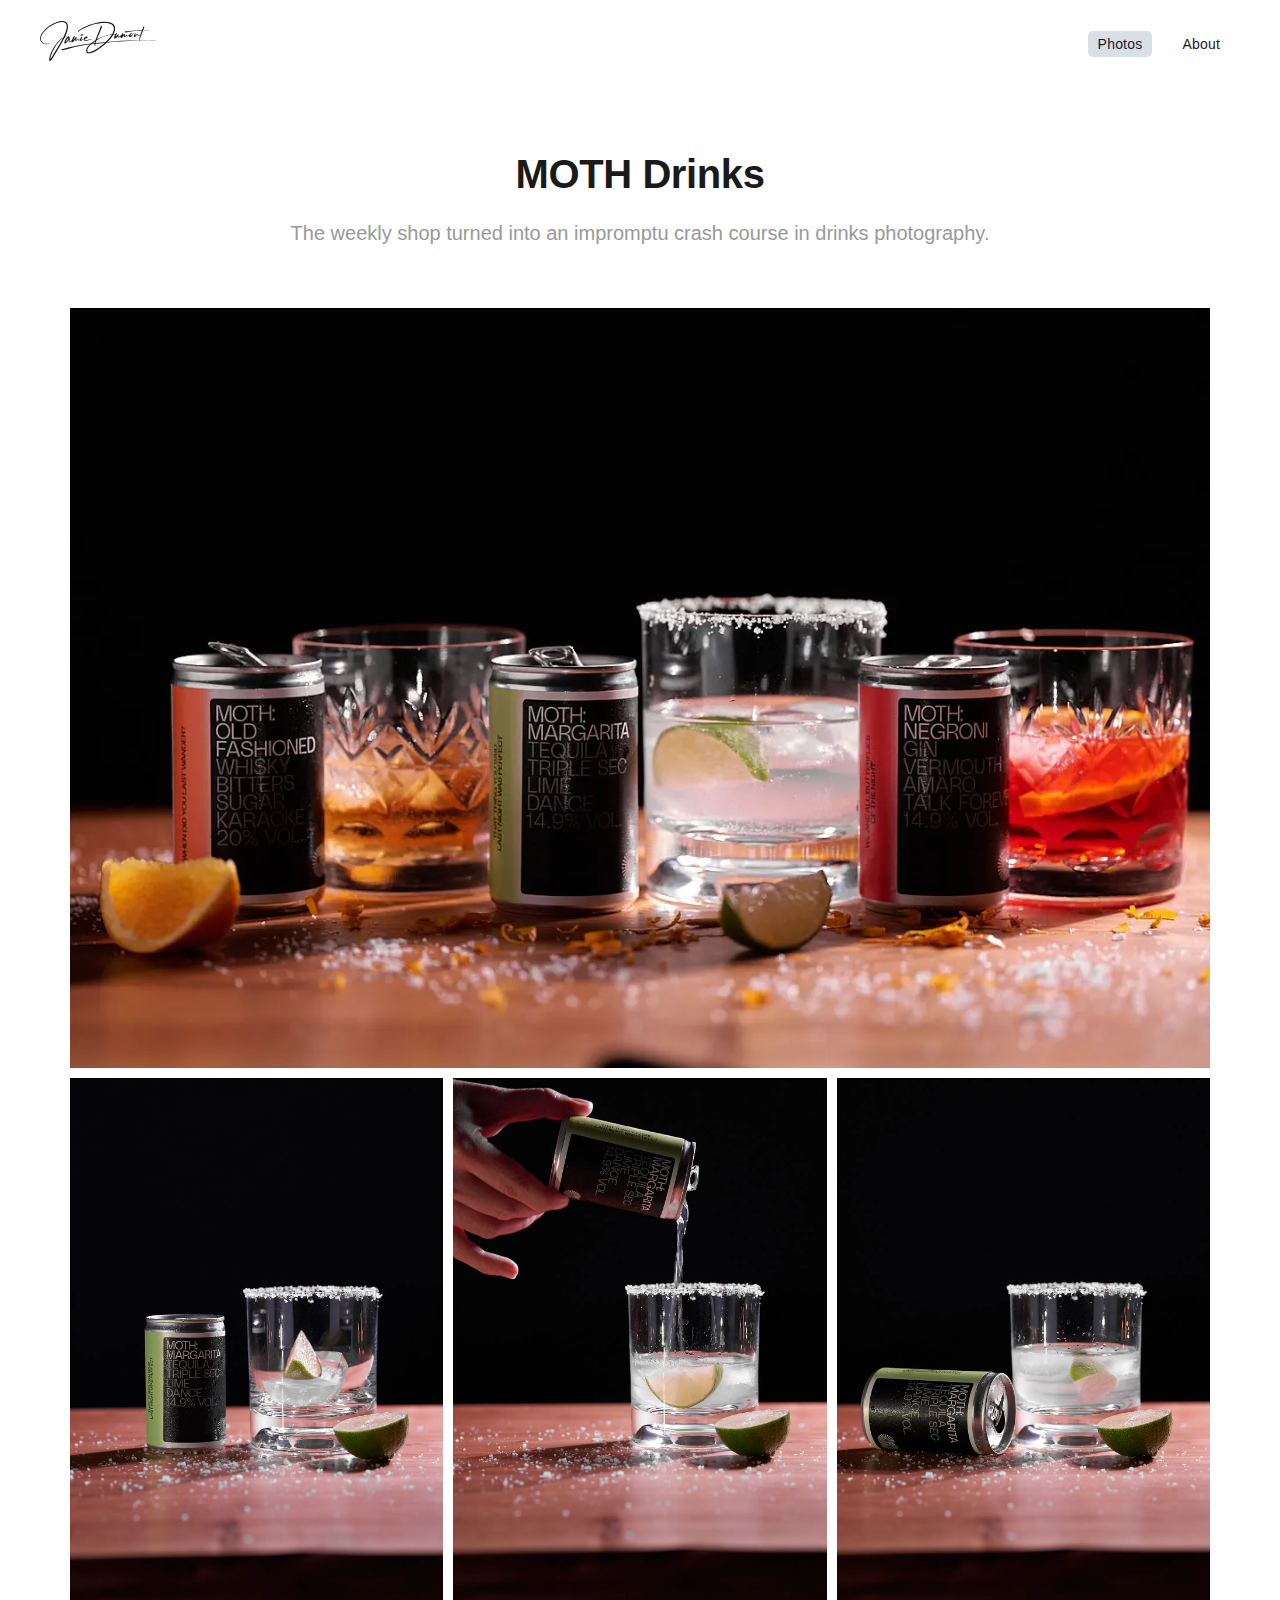
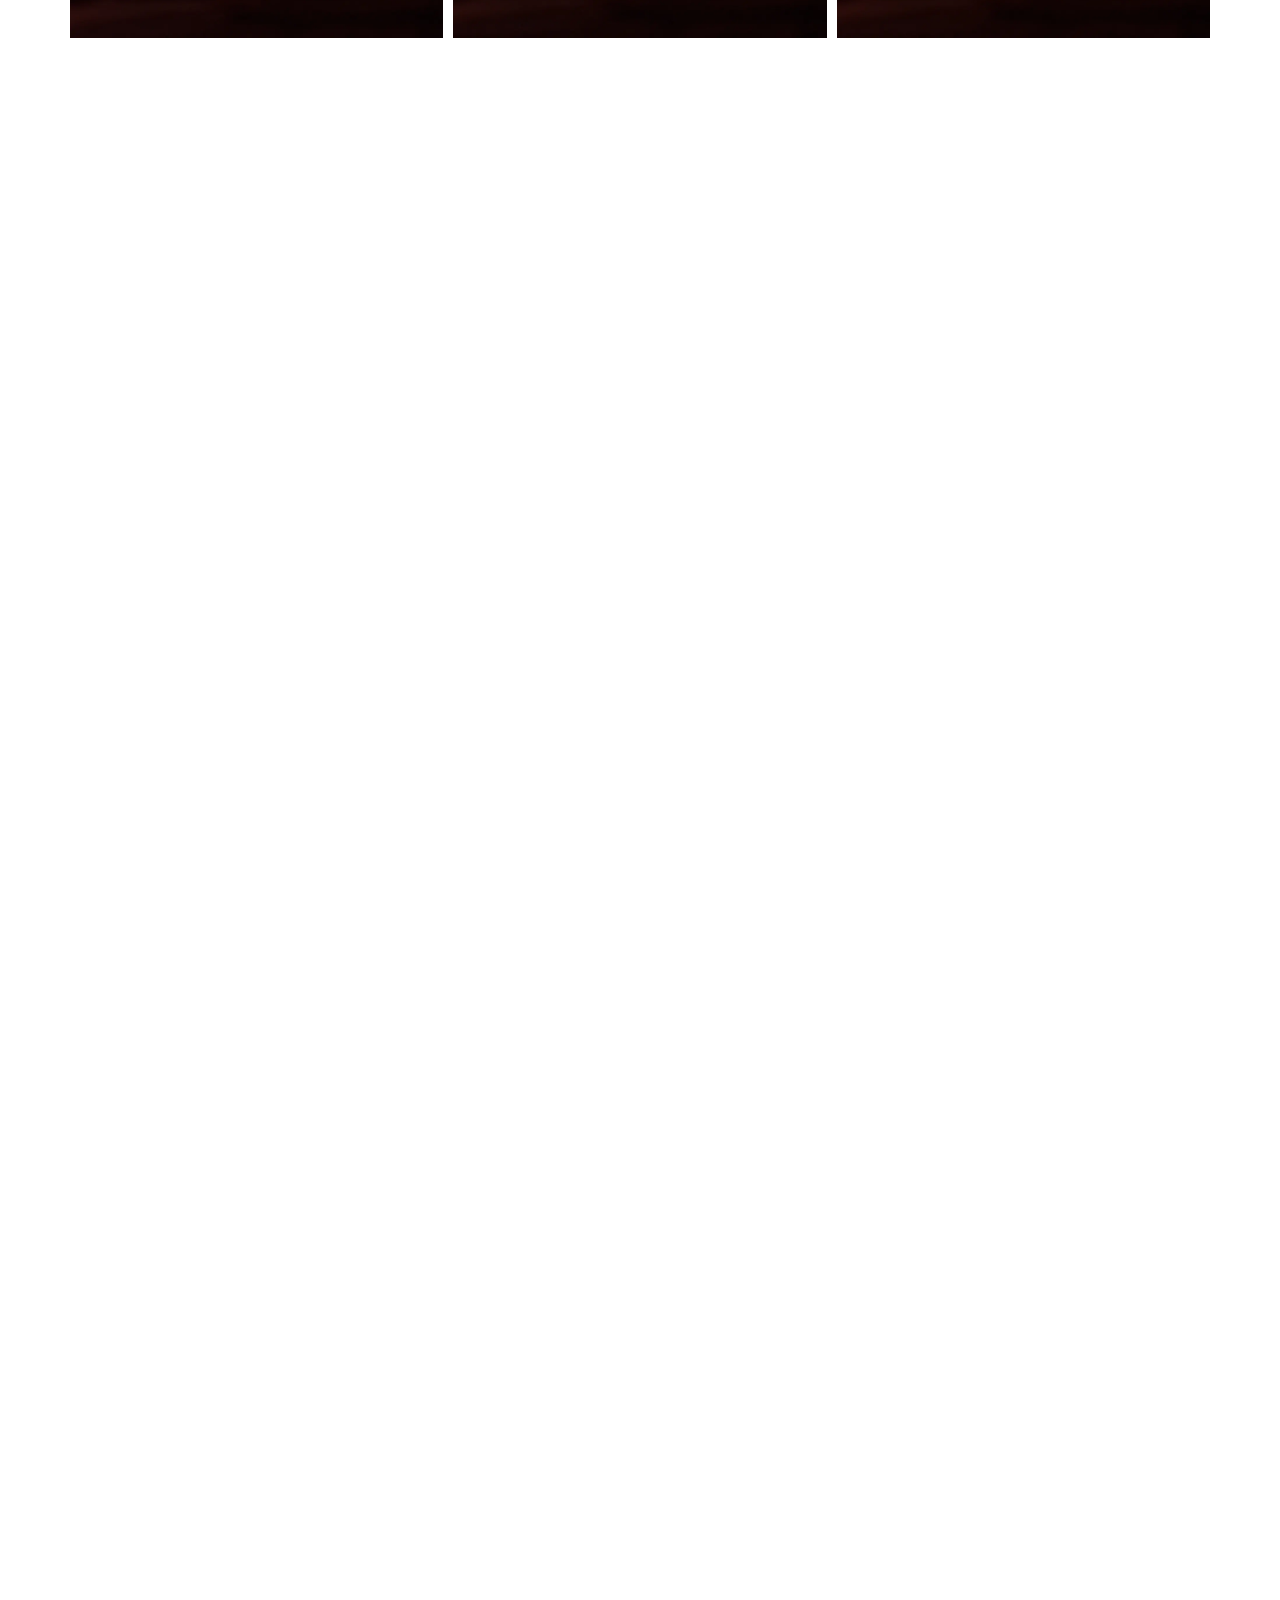
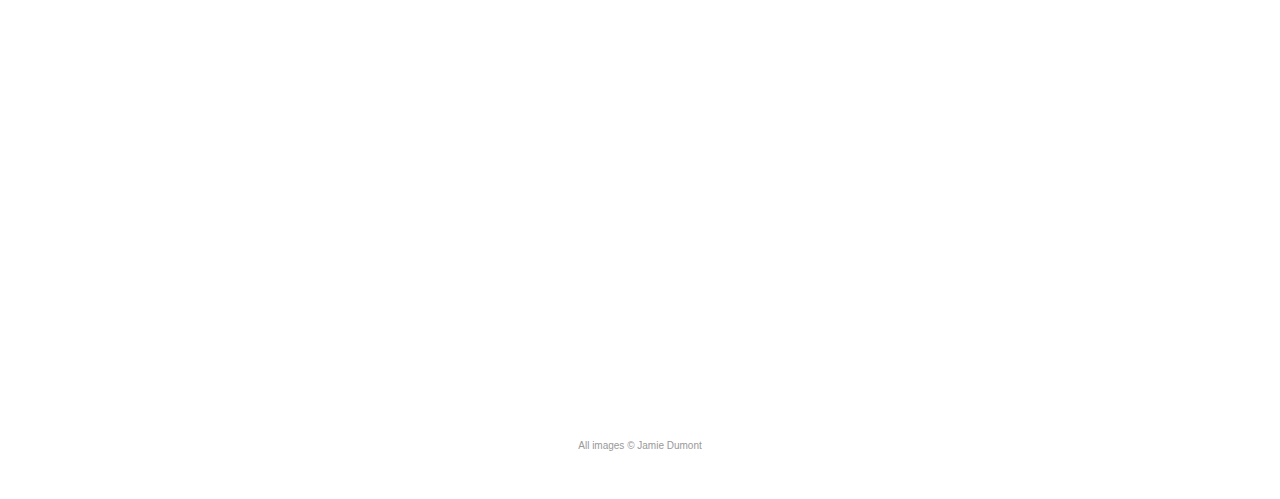
<file: build/moth-drinks/index.html>
<!DOCTYPE html>
<html lang="en">
<head>
  <meta charset="UTF-8">
  <meta name="viewport" content="width=device-width, initial-scale=1">
  
  <!-- Page metadata -->
  <title>MOTH Drinks &middot Jamie Dumont Photography</title>
  <meta name="description" content="The weekly shop turned into an impromptu crash course in drinks photography.">
  <meta property="og:title" content="MOTH Drinks &middot Jamie Dumont Photography">
  <meta property="og:description" content="The weekly shop turned into an impromptu crash course in drinks photography.">
  <meta property="og:image" content="https://jamiedumont.photography/moth-drinks/images/1280w/WORK-202111-MOTH-DRINKS-0162.jpg">
  <meta property="og:image:alt" content="MOTH Drinks">
  <meta property="og:locale" content="en_GB">
  <meta property="og:type" content="website">
  <meta name="twitter:card" content="summary_large_image">
  <meta property="og:url" content="https://jamiedumont.photography/moth-drinks/">
  <link rel="canonical" href="https://jamiedumont.photography/moth-drinks/">
  
  <link rel="icon" href="/assets/favicon.svg" type="image/svg+xml">
  <link rel="stylesheet" href="/css/styles.css"> 
  <link rel="stylesheet" href="/js/vendor/photoswipe/5.2.4/photoswipe.css">
  
  <!-- Fathom - beautiful, simple website analytics -->
  <script src="https://cdn.usefathom.com/script.js" data-site="RZGBHNQN" defer></script>
  <!-- / Fathom -->
</head>

<body class="site">
    <header class="site-header">
        <div class="navbar">
          <div class="navbar-left">
            <a class="logo" href="/">
              <svg viewBox="0 0 641 221" xmlns="http://www.w3.org/2000/svg">
                  <g fill="currentColor">
                      <path d="M508.571 75.92c-.063.095-.135.186-.205.28-1.494 1.978-6.708 5.294-9.71 6.06.747-2.238 1.681-4.236 3.008-6.018 1.302-1.748 2.841-3.342 4.448-5.203.935.838 1.683 1.41 2.299 2.087.852.936.85 1.736.16 2.793m-112.64 1.233c-5.986 9.644-13.129 18.506-21.031 26.822-21.471 22.599-45.897 41.912-73.536 57.612-5.957 3.383-12.137 6.382-18.674 8.683-3.639 1.28-7.348 2.322-11.269 2.442a18.32 18.32 0 0 1-3.433-.198c-3.374-.54-5.511-2.411-6.447-5.494-.858-2.821-.51-5.62.199-8.401 1.211-4.743 3.527-9.031 6.265-13.135 4.617-6.922 10.36-12.97 16.631-18.594 5.78-5.183 11.973-9.906 18.44-14.315.288-.196.589-.377.884-.565l.319.164c-.222.81-.448 1.618-.664 2.428-1.202 4.505-2.584 8.984-2.861 13.652a12.726 12.726 0 0 0 .31 3.7c.823 3.406 3.763 4.446 6.901 2.535 1.386-.844 2.295-1.733 2.925-2.998-.975.34-1.745.592-2.499.877-2.928 1.109-3.739.619-3.228-2.314.524-3.011 1.215-6.016 2.127-8.943 1.371-4.403 3.025-8.728 4.499-13.103.353-1.048 1.012-1.724 1.972-2.304 21.078-12.728 43.689-22.164 68.086-27.727 4.639-1.058 9.361-1.796 14.046-2.673.279-.052.573-.033 1.141-.06-.434.753-.751 1.341-1.103 1.91m174.908-27.586c.878-2.152 1.688-4.036 2.417-5.946.975-2.56 1.938-5.127 2.798-7.723.279-.84.356-1.793.276-2.675-.119-1.31-1.138-2.238-2.394-2.458-1.381-.242-2.615.333-3.313 1.567-.168.297-.281.625-.402.945-1.925 5.072-3.845 10.145-5.778 15.214-.156.41-.395.793-.603 1.204-.452.021-.812.045-1.172.055-13.685.386-27.341 1.17-40.945 2.646-8.299.901-16.59 1.877-24.897 2.71-6.921.694-13.858 1.25-20.792 1.813-1.441.118-2.904-.039-4.356.005-2.085.063-3.5 1.264-3.564 2.94-.064 1.704 1.21 3.034 3.276 3.2 1.256.098 2.55.058 3.799-.109 4.433-.594 8.87-1.188 13.277-1.928 14.775-2.482 29.523-5.107 44.42-6.914 9.677-1.174 19.387-1.908 29.13-2.313.29-.01.583.03.951.05-.028.281-.007.51-.076.711a5568.34 5568.34 0 0 1-7.266 21.56c-.137.401-.409.903-.772 1.074a249.775 249.775 0 0 1-7.994 3.611c-1.361.586-2.631.204-3.698-.686-.626-.522-1.169-1.142-1.689-1.763-.447-.533-.782-1.147-1.211-1.695-1.455-1.86-3.151-2.345-5.394-1.359a17.636 17.636 0 0 0-3.517 2.076c-1.737 1.32-3.349 2.783-5.022 4.177-.277.231-.596.418-.896.625.041-.916.299-1.658.615-2.378.644-1.467 1.358-2.908 1.969-4.387.346-.84.664-1.719.784-2.605.302-2.242-.822-3.45-3.214-3.595a17.147 17.147 0 0 0-1.452-.005c-4.855.128-9.651.711-14.412 1.59-1.121.206-2.262.32-3.305.462-2.366-2.34-4.042-2.46-6.648-.446a15.201 15.201 0 0 0-2.514 2.438c-.947 1.17-1.95 2.374-2.527 3.715-.931 2.162-2.559 3.481-4.738 4.382-1.328.548-2.614 1.185-3.946 1.721-.662.266-1.375.453-2.084.575-2.018.347-2.766-.21-2.992-2.153-.032-.282-.043-.566-.071-.848-.095-.935-.282-1.837-1.417-2.15-1.043-.288-1.717.3-2.339.96-1.081 1.148-2.15 2.306-3.252 3.438a95.618 95.618 0 0 1-3.122 3.084c-.448.42-1.006.736-1.795 1.301.007-.833-.009-1.317.017-1.798.124-2.263.348-4.525.361-6.788.011-1.688-.398-3.345-2.291-4.116-1.802-.735-3.356.006-4.65 1.112-1.873 1.602-3.627 3.326-5.434 4.997-.335.308-.679.607-1.019.911.065-.9.407-1.613.717-2.337.858-1.997 1.75-3.982 2.527-6.006a6.957 6.957 0 0 0 .456-2.495c-.009-1.672-1.524-2.432-3.01-1.492a6.362 6.362 0 0 0-1.849 1.834c-1.561 2.36-3.018 4.778-4.523 7.17-.368.582-.675 1.232-1.17 1.705-3.143 2.997-6.436 5.84-10.173 8.19a12.11 12.11 0 0 1-2.403 1.183c-1.653.58-2.831.057-3.469-1.503-.234-.57-.439-1.225-.378-1.816.16-1.567.378-3.14.754-4.673.283-1.15.893-2.227 1.269-3.362.386-1.162-.004-2.153-.933-2.694-.916-.534-2.062-.415-2.989.416-.608.545-1.122 1.186-1.654 1.802-3.503 4.054-6.995 8.117-10.505 12.166-.399.46-.886.852-1.333 1.275a1.512 1.512 0 0 1-.014-1.09 65.478 65.478 0 0 1 6.187-13.394c.537-.886 1.227-1.69 1.75-2.583.752-1.283.584-2.542-.351-3.465-.941-.928-2.564-1.22-3.836-.425-1.032.647-1.9 1.555-2.741 2.43-.637.662-1.117 1.456-1.612 2.12-3.302-.195-6.458-.379-9.726-.57.158-.426.243-.69.352-.947 1.453-3.42 3.076-6.789 4.329-10.273 2.649-7.366 4.13-14.915 3.341-22.74-1.034-10.255-6.151-18.227-15.273-23.95-4.773-2.997-10.005-5.057-15.519-6.502-10.782-2.824-21.816-3.46-32.936-3.16-12.69.341-25.219 1.967-37.589 4.583-27.055 5.721-52.629 15.053-76.71 27.94-7.579 4.054-14.876 8.524-21.464 13.922-1.726 1.415-3.307 2.992-4.874 4.564-.56.563-.985 1.3-1.285 2.023-.36.871.022 1.673.756 2.06.801.422 1.342.032 1.922-.454 4.79-4.017 9.921-7.62 15.326-10.875 14.157-8.525 29.215-15.373 44.867-21.114 22.323-8.187 45.262-14.027 69.237-15.915 11.693-.92 23.351-.86 34.919 1.226 7.014 1.265 13.7 3.37 19.666 7.163 5.681 3.61 9.565 8.428 11.222 14.738 1.22 4.647 1.174 9.326.426 14.018-1.322 8.281-4.545 15.957-8.525 23.394-.418.782-1.019.974-1.858 1.071-9.452 1.096-18.708 3.071-27.85 5.54-18.521 5-36.162 11.94-52.832 21.02-.429.234-.904.397-1.594.695.285-.773.446-1.256.639-1.727 2.42-5.929 4.793-11.876 7.28-17.78 4.862-11.547 9.848-23.048 14.657-34.614 1.688-4.06 3.035-8.248 4.47-12.398.351-1.013.559-2.1.615-3.164.081-1.545-.973-2.839-2.414-3.247-1.55-.439-3.134.152-4.051 1.542-.252.383-.448.803-.633 1.221-.604 1.361-1.252 2.708-1.771 4.097-1.558 4.168-3.256 8.304-4.515 12.552-.713 2.406-1.435 4.786-2.434 7.097-.34.788-.674 1.58-1.016 2.366-6.852 15.811-13.392 31.73-18.922 47.998-.324.955-.954 1.506-1.787 2.017-8.116 4.977-15.869 10.405-23.068 16.505-7.166 6.07-13.684 12.68-18.94 20.315-3.199 4.645-5.863 9.527-7.264 14.94-.864 3.339-1.233 6.707-.425 10.105 1.336 5.619 4.913 9.265 10.956 10.565 1.692.364 3.48.474 5.222.463 5.289-.038 10.269-1.462 15.134-3.262 8.421-3.118 16.276-7.26 23.925-11.757 17.132-10.073 32.899-21.805 47.768-34.613 10.893-9.383 21.05-19.414 30.18-30.336 6.17-7.38 11.779-15.11 16.361-23.46.474-.868 1.03-1.283 2.085-1.26 2.419.05 4.84.014 7.26.034.382.003.763.112 1.34.203-.396.772-.71 1.373-1.014 1.977-2.093 4.161-4.071 8.372-4.963 12.922-.289 1.473-.363 3.073-.077 4.537.64 3.278 3.948 4.898 7.197 3.51 1.499-.642 2.96-1.626 4.058-2.773 2.175-2.273 4.09-4.763 6.099-7.174.441-.53.823-1.103 1.383-1.86.226.46.342.654.422.861 1.856 4.83 5.775 6.184 10.466 3.596.728-.4 1.444-.842 2.09-1.35 1.342-1.057 2.632-2.172 3.946-3.26.334-.276.681-.539 1.127-.89-.39 1.888-.851 3.583-1.067 5.305-.285 2.261.614 3.862 2.315 4.568 1.705.71 3.474.221 5.184-1.46.5-.493.97-1.016 1.41-1.555.955-1.172 1.885-2.362 2.82-3.548 1.869-2.372 3.727-4.752 5.608-7.115.255-.32.618-.567 1.103-1-.034 1.811-.155 3.34-.06 4.858.067 1.058.272 2.16.693 3.135.932 2.16 3.198 2.94 5.376 1.836 1.042-.528 2.007-1.287 2.807-2.11 1.3-1.34 2.433-2.82 3.641-4.238.321-.377.655-.745.958-1.088.721.828 1.256 1.681 2.022 2.272 1.718 1.324 3.773 1.26 5.691.575 1.908-.68 3.684-1.687 5.517-2.552.403-.19.801-.392 1.307-.64.002.953-.064 1.744.016 2.521.339 3.252 3.137 5.182 6.528 4.47.993-.209 1.99-.533 2.892-.972 3.647-1.778 6.748-4.198 9.264-7.247a11.443 11.443 0 0 0 1.404-2.176c1.25-2.512.767-4.743-1.374-6.632-.55-.485-1.127-.944-1.852-1.549 1.185-.18 2.121-.363 3.065-.46 3.308-.339 6.617-.675 9.93-.955 1.129-.094 2.276-.03 3.548.556-.729 1.147-1.367 2.218-2.075 3.247-1.746 2.536-3.4 5.13-4.068 8.112-.33 1.473-.526 3.05-.342 4.531.402 3.241 3.547 4.37 6.254 2.344.845-.634 1.559-1.42 2.329-2.143 2.31-2.165 4.593-4.355 6.941-6.483.712-.647 1.596-1.128 2.445-1.715.702.828 1.232 1.516 1.829 2.148 2.621 2.78 5.884 3.484 9.512 2.028.997-.4 1.963-.889 2.891-1.417 1.129-.642 2.203-1.368 3.622-2.259-.251.921-.404 1.556-.597 2.181-2.287 7.405-4.494 14.828-5.72 22.47-.502 3.137-1.027 6.28-.678 9.472.034.32.219.623.425 1.178 6.141-21.092 13.613-41.416 22.181-61.556 5.117-.04 10.196-.13 15.274-.105 5.145.026 10.292.08 15.431.278 4.986.192 9.965.581 14.946.884-14.748-2.863-29.708-2.974-44.894-2.936"/>
                      <path d="M156.695 100.682c-.027.511-.272 1.116-.636 1.491-4.268 4.402-8.575 8.77-12.882 13.14-.441.447-.945.84-1.491 1.321-.335-3.529 9.118-20.52 15.059-24.658.054.87.132 1.477.123 2.084-.033 2.208-.057 4.417-.173 6.622m101.359-10.819c-.764 1.483-4.18 3.605-7.411 4.5 1.951-2.139 4.214-3.879 7.411-4.5m-.333 18.895c10.756-1.9 21.065-5.124 31.057-9.27.298-.124.563-.319.844-.48-.477-.204-.881-.236-1.261-.16-1.835.355-3.672.71-5.495 1.12-7.116 1.6-14.177 3.438-21.442 4.402-3.423.454-6.858.753-10.302.137-4.341-.777-5.369-2.765-3.311-6.413.052-.094.17-.156.176-.162 5.596-.152 9.987-2.652 14.087-5.775.139-.106.251-.246.363-.38 1.481-1.763 1.159-4.065-.768-5.394-1.28-.884-2.749-1.144-4.301-1.052-2.098.125-4.019.793-5.822 1.765-3.544 1.91-6.322 4.533-8.353 7.861-.321.526-.698 1.096-1.208 1.434a845.6 845.6 0 0 1-11.344 7.356c-.885.565-1.854 1.017-3.027 1.652.074-.673.049-1.066.166-1.418.573-1.73 1.133-3.467 1.792-5.169.826-2.13 1.794-4.212 2.6-6.347a7.645 7.645 0 0 0 .494-2.647c-.001-1.109-.703-1.922-1.83-2.308-1.203-.412-2.304-.148-3.13.75-.465.504-.826 1.122-1.108 1.738-.975 2.136-1.9 4.292-2.835 6.444-1.444 3.324-3.933 5.801-7.128 7.701-.355.211-.75.373-1.144.513-1.713.607-2.629.208-3.155-1.465-.236-.752-.283-1.557-.407-2.339-.133-.839-.157-1.708-.405-2.516-.431-1.404-1.756-1.745-2.96-.798-.505.397-.918.9-1.357 1.368-1.874 2.003-3.734 4.018-5.621 6.01-.383.403-.867.722-1.543 1.276.06-.705.058-1.087.129-1.457.696-3.68 1.425-7.357 2.093-11.043.129-.709.183-1.487.01-2.176-.428-1.7-2.176-2.405-3.829-1.585-.577.287-1.105.703-1.567 1.141-1.362 1.29-2.781 2.542-3.993 3.95-2.623 3.041-5.13 6.17-7.686 9.263-.384.464-.773.926-1.16 1.39l-.276-.166c.063-.2.111-.407.191-.602 2.275-5.555 4.481-11.137 7.532-16.38.402-.69.768-1.426.973-2.182.306-1.126-.224-2.234-1.206-2.807-1.026-.598-2.114-.604-3.077.04-.675.451-1.334 1.025-1.761 1.68-1.353 2.076-2.784 4.137-3.838 6.348-2.07 4.344-3.892 8.791-5.851 13.181-.32.716-.663 1.53-1.259 2.01-2.383 1.917-4.819 3.786-7.345 5.534-1.048.725-2.334 1.202-3.58 1.605-1.181.383-1.882-.058-2.111-1.198-.131-.654-.191-1.383-.019-2.015a146.31 146.31 0 0 1 2.071-6.855c.476-1.46 1.158-2.867 1.578-4.34.582-2.042-.075-2.897-2.306-3.326-.093-.019-.161-.154-.325-.32 0-1.779.25-3.679-.047-5.5-.934-5.728-6.153-7.572-10.919-3.86-1.707 1.328-3.24 2.906-4.623 4.54a69.075 69.075 0 0 0-11.378 18.88c-.913 2.265-1.585 4.647-2.043 7.031-.281 1.46-.199 3.081.165 4.532.775 3.092 3.879 4.23 6.789 2.576a14.076 14.076 0 0 0 3.064-2.373c2-2.049 3.909-4.176 5.794-6.319 2.656-3.019 5.247-6.088 7.889-9.117.373-.426.626-1.107 1.605-.989-.144.56-.298 1.036-.386 1.524-.282 1.56-.744 3.12-.77 4.684-.08 4.84 3.685 7.091 8.258 4.854 2.229-1.09 4.191-2.66 6.268-4.02.414-.272.801-.58 1.351-.982-.066 1.091-.218 1.942-.152 2.777.258 3.276 3.383 4.846 6.404 3.17a11.562 11.562 0 0 0 2.903-2.28 101.88 101.88 0 0 0 5.154-6.147c2.166-2.799 4.213-5.679 6.324-8.515.251-.337.582-.62 1.135-1.2-.199 1.326-.363 2.27-.475 3.218-.112.957-.233 1.92-.237 2.88-.003 1.071-.03 2.176.221 3.21.612 2.53 2.985 3.235 5.088 1.56a13.614 13.614 0 0 0 1.876-1.842c1.545-1.819 3.039-3.675 4.558-5.512.353-.428.727-.84 1.288-1.487.113 1.01.138 1.725.281 2.42.824 4.016 4.156 5.56 7.975 3.607 1.254-.642 2.336-1.593 3.448-2.458.398-.31.652-.78.972-1.178.364 1.033.354 1.865.478 2.68.491 3.232 3.338 4.748 6.535 3.415a14.809 14.809 0 0 0 3.229-1.87c2.771-2.108 5.464-4.304 8.19-6.465.441-.35.888-.694 1.288-1.007.196.116.284.141.287.174.036.337.066.675.082 1.014.124 2.511 1.373 4.416 3.574 5.802 1.431.901 3.025 1.396 4.718 1.662 2.728.427 5.441.261 8.129-.213M228.824 81.386c2.371-.833 4.732-1.708 7.021-2.718.94-.415 1.861-1.106 2.473-1.889 1.162-1.488.379-2.936-1.562-3.16-.416-.048-.844-.007-1.265-.007-3.159.155-6.224.77-9.12 1.954-2.047.837-2.862 2.641-2.123 4.276.722 1.6 2.526 2.264 4.576 1.544M125.777 96.216c-6.573 12.83-13.665 25.41-20.913 37.914-13.14 22.667-26.616 45.154-41.022 67.144-1.677 2.56-3.429 5.078-5.158 7.608-.308.45-.676.867-1.016 1.299l-.343-.1c.04-.592.064-1.186.125-1.777.702-6.858 2.431-13.518 4.552-20.091 9.043-28.027 23.987-53.013 44.302-75.226 5.68-6.208 11.613-12.18 18.374-17.385.508-.39 1.038-.755 1.849-.972-.249.53-.483 1.065-.75 1.586m12.102-5.01c1.157-.89 2.326-1.77 3.52-2.618 1.196-.84 2.405-1.674 3.663-2.426 1.267-.727 2.538-1.496 4.025-1.785-.754-.037-1.542.058-2.286.231-.758.154-1.489.374-2.226.593-1.465.453-2.889.992-4.31 1.544-.835.33-1.662.674-2.487 1.024 4.471-9.368 8.513-18.899 11.707-28.747 2.559-7.886 4.515-15.887 5.003-24.145.371-6.278-.122-12.46-2.544-18.41-3.048-7.485-8.612-12.459-16.8-14.829-6.369-1.844-12.88-1.92-19.43-1.258-8.782.89-17.249 3.031-25.465 5.994-29.993 10.814-54.482 28.462-73.82 52.428-4.61 5.713-8.564 11.816-11.627 18.396-2.93 6.293-4.939 12.798-4.795 19.74.145 6.958 2.285 13.3 7.113 18.685 6.557 7.313 15.043 11.254 25.138 12.148 7.56.67 14.65-1.114 21.494-3.951.421-.174.788-.465 1.18-.702l-.082-.391c-.457.03-.93.003-1.37.103a526.715 526.715 0 0 0-6.682 1.578c-7.376 1.776-14.71 1.955-21.983-.477-13.557-4.532-21.297-15.56-20.35-28.96.287-4.057 1.396-7.927 2.897-11.715 2.998-7.563 7.416-14.388 12.61-20.766 16.893-20.747 38.08-36.476 63.473-47.206 9.583-4.049 19.518-7.099 29.957-8.54 5.783-.798 11.573-.999 17.34.17 7.546 1.526 12.671 5.604 15.11 12.54 1.263 3.591 1.776 7.281 1.813 11.044.062 6.335-.981 12.541-2.58 18.672-3.707 14.218-9.683 27.654-16.215 40.892-.284.575-.827 1.135-1.403 1.473-7.705 4.516-14.485 10.071-20.641 16.284-14.908 15.046-27.533 31.603-37.318 50.005-6.92 13.017-12.87 26.389-16.606 40.548-1.176 4.46-2.182 8.963-2.2 13.587a21.004 21.004 0 0 0 .465 4.382c.41 1.944 1.505 3.497 3.714 3.996 2.127.48 3.784-.436 5.16-1.838a20.486 20.486 0 0 0 2.112-2.548c2.434-3.453 4.9-6.89 7.22-10.408 12.345-18.716 23.914-37.852 35.241-57.118 9.896-16.832 19.623-33.749 28.448-51.103a463.87 463.87 0 0 0 1.905-3.797c.949-.779 1.928-1.56 2.912-2.32M636.893 105.002c-16.24.61-32.611.42-48.87.751-30.491.622-60.976 1.403-91.447 2.508-31.685 1.15-63.406 2.521-94.967 4.991-20.539 1.607-41.027 3.635-61.527 5.488-23.388 2.114-46.836 4.047-70.081 6.907-25.864 3.183-51.287 7.922-76.506 13.07-25.705 5.245-50.986 11.21-75.84 18.218-3.004.847 5.108 5.752 8.413 4.811 43.57-12.405 88.06-23.89 134.166-30.523 23.097-3.323 46.485-5.399 69.837-7.51 22.675-2.049 45.309-5.497 67.997-7.467 61.481-5.339 123.714-6.635 185.505-8.392 12.501-.356 25-.738 37.499-1.137 6.173-.197 12.41-.33 18.536-.999 1.889-.206-1.561-.759-2.715-.716"/>
                  </g>
              </svg>
              
            </a>
          </div>
    
          <nav class="main-nav">
            <ul class="nav-list u-plain-list">
              <li class="menu-item menu-item-current"><a class="menu-item-link" href="/">Photos</a></li>
              <li class="menu-item "><a class="menu-item-link" href="/about/">About</a></li>
            </ul>
          </nav>
        </div>
      </header>
  

  <div class="site-content">
    <div class="content-area">
        <main id="gallery" class="site-main">
          <article class="single">
            <header class="post-header container large">
              <h1 class="post-title">MOTH Drinks</h1>
            </header>
            
            <div class="post-excerpt container medium">
              The weekly shop turned into an impromptu crash course in drinks photography.
            </div>
            
            <div class="post-content gh-content kg-canvas">
    
              <figure class="image wider">
                <a style="flex: 1.5;" class="gallery-image"
                                                                                data-pswp-width="2560" 
                                                                                data-pswp-height="1707"
                                                                                href="images/2560w/WORK-202111-MOTH-DRINKS-0162.jpg"
                                                                                target="_blank">
                                                                                    <picture>
                                                                                      <source srcset="images/640w/WORK-202111-MOTH-DRINKS-0162.webp 640w, images/1280w/WORK-202111-MOTH-DRINKS-0162.webp 1280w, images/2560w/WORK-202111-MOTH-DRINKS-0162.webp 2560w" type="image/webp">
                                                                                      <img srcset="images/640w/WORK-202111-MOTH-DRINKS-0162.jpg 640w, images/1280w/WORK-202111-MOTH-DRINKS-0162.jpg 1280w, images/2560w/WORK-202111-MOTH-DRINKS-0162.jpg 2560w" src="images/1280w/WORK-202111-MOTH-DRINKS-0162.jpg" alt="MOTH Drinks" loading="lazy" decoding="async">
                                                                                    </picture>
                                                                                </a>
              </figure>
              
              <figure class="wider">
                  <div class="image-row">
                    <a style="flex: 0.6667;" class="gallery-image"
                                                                                                    data-pswp-width="2560" 
                                                                                                    data-pswp-height="3840"
                                                                                                    href="images/2560w/WORK-202111-MOTH-DRINKS-0009.jpg"
                                                                                                    target="_blank">
                                                                                                        <picture>
                                                                                                          <source srcset="images/640w/WORK-202111-MOTH-DRINKS-0009.webp 640w, images/1280w/WORK-202111-MOTH-DRINKS-0009.webp 1280w, images/2560w/WORK-202111-MOTH-DRINKS-0009.webp 2560w" type="image/webp">
                                                                                                          <img srcset="images/640w/WORK-202111-MOTH-DRINKS-0009.jpg 640w, images/1280w/WORK-202111-MOTH-DRINKS-0009.jpg 1280w, images/2560w/WORK-202111-MOTH-DRINKS-0009.jpg 2560w" src="images/1280w/WORK-202111-MOTH-DRINKS-0009.jpg" alt="MOTH Drinks Margarita" loading="lazy" decoding="async">
                                                                                                        </picture>
                                                                                                    </a>
                    
                    <a style="flex: 0.6667;" class="gallery-image"
                                                                                                    data-pswp-width="2560" 
                                                                                                    data-pswp-height="3840"
                                                                                                    href="images/2560w/WORK-202111-MOTH-DRINKS-0019.jpg"
                                                                                                    target="_blank">
                                                                                                        <picture>
                                                                                                          <source srcset="images/640w/WORK-202111-MOTH-DRINKS-0019.webp 640w, images/1280w/WORK-202111-MOTH-DRINKS-0019.webp 1280w, images/2560w/WORK-202111-MOTH-DRINKS-0019.webp 2560w" type="image/webp">
                                                                                                          <img srcset="images/640w/WORK-202111-MOTH-DRINKS-0019.jpg 640w, images/1280w/WORK-202111-MOTH-DRINKS-0019.jpg 1280w, images/2560w/WORK-202111-MOTH-DRINKS-0019.jpg 2560w" src="images/1280w/WORK-202111-MOTH-DRINKS-0019.jpg" alt="MOTH Drinks Margarita" loading="lazy" decoding="async">
                                                                                                        </picture>
                                                                                                    </a>
                    
                    <a style="flex: 0.6667;" class="gallery-image"
                                                                                                    data-pswp-width="2560" 
                                                                                                    data-pswp-height="3840"
                                                                                                    href="images/2560w/WORK-202111-MOTH-DRINKS-0021.jpg"
                                                                                                    target="_blank">
                                                                                                        <picture>
                                                                                                          <source srcset="images/640w/WORK-202111-MOTH-DRINKS-0021.webp 640w, images/1280w/WORK-202111-MOTH-DRINKS-0021.webp 1280w, images/2560w/WORK-202111-MOTH-DRINKS-0021.webp 2560w" type="image/webp">
                                                                                                          <img srcset="images/640w/WORK-202111-MOTH-DRINKS-0021.jpg 640w, images/1280w/WORK-202111-MOTH-DRINKS-0021.jpg 1280w, images/2560w/WORK-202111-MOTH-DRINKS-0021.jpg 2560w" src="images/1280w/WORK-202111-MOTH-DRINKS-0021.jpg" alt="MOTH Drinks Margarita" loading="lazy" decoding="async">
                                                                                                        </picture>
                                                                                                    </a>
                  </div>
              </figure>
              
              <figure class="wider">
                  <div class="image-row">
                    <a style="flex: 0.6667;" class="gallery-image"
                                                                                                    data-pswp-width="2560" 
                                                                                                    data-pswp-height="3840"
                                                                                                    href="images/2560w/WORK-202111-MOTH-DRINKS-0034.jpg"
                                                                                                    target="_blank">
                                                                                                        <picture>
                                                                                                          <source srcset="images/640w/WORK-202111-MOTH-DRINKS-0034.webp 640w, images/1280w/WORK-202111-MOTH-DRINKS-0034.webp 1280w, images/2560w/WORK-202111-MOTH-DRINKS-0034.webp 2560w" type="image/webp">
                                                                                                          <img srcset="images/640w/WORK-202111-MOTH-DRINKS-0034.jpg 640w, images/1280w/WORK-202111-MOTH-DRINKS-0034.jpg 1280w, images/2560w/WORK-202111-MOTH-DRINKS-0034.jpg 2560w" src="images/1280w/WORK-202111-MOTH-DRINKS-0034.jpg" alt="MOTH Drinks Negroni" loading="lazy" decoding="async">
                                                                                                        </picture>
                                                                                                    </a>
                    
                    <a style="flex: 0.6667;" class="gallery-image"
                                                                                                    data-pswp-width="2560" 
                                                                                                    data-pswp-height="3840"
                                                                                                    href="images/2560w/WORK-202111-MOTH-DRINKS-0048.jpg"
                                                                                                    target="_blank">
                                                                                                        <picture>
                                                                                                          <source srcset="images/640w/WORK-202111-MOTH-DRINKS-0048.webp 640w, images/1280w/WORK-202111-MOTH-DRINKS-0048.webp 1280w, images/2560w/WORK-202111-MOTH-DRINKS-0048.webp 2560w" type="image/webp">
                                                                                                          <img srcset="images/640w/WORK-202111-MOTH-DRINKS-0048.jpg 640w, images/1280w/WORK-202111-MOTH-DRINKS-0048.jpg 1280w, images/2560w/WORK-202111-MOTH-DRINKS-0048.jpg 2560w" src="images/1280w/WORK-202111-MOTH-DRINKS-0048.jpg" alt="MOTH Drinks Negroni" loading="lazy" decoding="async">
                                                                                                        </picture>
                                                                                                    </a>
                    
                    <a style="flex: 0.6667;" class="gallery-image"
                                                                                                    data-pswp-width="2560" 
                                                                                                    data-pswp-height="3840"
                                                                                                    href="images/2560w/WORK-202111-MOTH-DRINKS-0066.jpg"
                                                                                                    target="_blank">
                                                                                                        <picture>
                                                                                                          <source srcset="images/640w/WORK-202111-MOTH-DRINKS-0066.webp 640w, images/1280w/WORK-202111-MOTH-DRINKS-0066.webp 1280w, images/2560w/WORK-202111-MOTH-DRINKS-0066.webp 2560w" type="image/webp">
                                                                                                          <img srcset="images/640w/WORK-202111-MOTH-DRINKS-0066.jpg 640w, images/1280w/WORK-202111-MOTH-DRINKS-0066.jpg 1280w, images/2560w/WORK-202111-MOTH-DRINKS-0066.jpg 2560w" src="images/1280w/WORK-202111-MOTH-DRINKS-0066.jpg" alt="MOTH Drinks Negroni" loading="lazy" decoding="async">
                                                                                                        </picture>
                                                                                                    </a>
                  </div>
              </figure>
              
              <figure class="wider">
                  <div class="image-row">
                    <a style="flex: 0.6667;" class="gallery-image"
                                                                                                    data-pswp-width="2560" 
                                                                                                    data-pswp-height="3840"
                                                                                                    href="images/2560w/WORK-202111-MOTH-DRINKS-0094.jpg"
                                                                                                    target="_blank">
                                                                                                        <picture>
                                                                                                          <source srcset="images/640w/WORK-202111-MOTH-DRINKS-0094.webp 640w, images/1280w/WORK-202111-MOTH-DRINKS-0094.webp 1280w, images/2560w/WORK-202111-MOTH-DRINKS-0094.webp 2560w" type="image/webp">
                                                                                                          <img srcset="images/640w/WORK-202111-MOTH-DRINKS-0094.jpg 640w, images/1280w/WORK-202111-MOTH-DRINKS-0094.jpg 1280w, images/2560w/WORK-202111-MOTH-DRINKS-0094.jpg 2560w" src="images/1280w/WORK-202111-MOTH-DRINKS-0094.jpg" alt="MOTH Drinks Old Fashioned" loading="lazy" decoding="async">
                                                                                                        </picture>
                                                                                                    </a>
                    
                    <a style="flex: 0.6667;" class="gallery-image"
                                                                                                    data-pswp-width="2560" 
                                                                                                    data-pswp-height="3840"
                                                                                                    href="images/2560w/WORK-202111-MOTH-DRINKS-0137.jpg"
                                                                                                    target="_blank">
                                                                                                        <picture>
                                                                                                          <source srcset="images/640w/WORK-202111-MOTH-DRINKS-0137.webp 640w, images/1280w/WORK-202111-MOTH-DRINKS-0137.webp 1280w, images/2560w/WORK-202111-MOTH-DRINKS-0137.webp 2560w" type="image/webp">
                                                                                                          <img srcset="images/640w/WORK-202111-MOTH-DRINKS-0137.jpg 640w, images/1280w/WORK-202111-MOTH-DRINKS-0137.jpg 1280w, images/2560w/WORK-202111-MOTH-DRINKS-0137.jpg 2560w" src="images/1280w/WORK-202111-MOTH-DRINKS-0137.jpg" alt="MOTH Drinks Old Fashioned" loading="lazy" decoding="async">
                                                                                                        </picture>
                                                                                                    </a>
                    
                    <a style="flex: 0.6667;" class="gallery-image"
                                                                                                    data-pswp-width="2560" 
                                                                                                    data-pswp-height="3840"
                                                                                                    href="images/2560w/WORK-202111-MOTH-DRINKS-0151.jpg"
                                                                                                    target="_blank">
                                                                                                        <picture>
                                                                                                          <source srcset="images/640w/WORK-202111-MOTH-DRINKS-0151.webp 640w, images/1280w/WORK-202111-MOTH-DRINKS-0151.webp 1280w, images/2560w/WORK-202111-MOTH-DRINKS-0151.webp 2560w" type="image/webp">
                                                                                                          <img srcset="images/640w/WORK-202111-MOTH-DRINKS-0151.jpg 640w, images/1280w/WORK-202111-MOTH-DRINKS-0151.jpg 1280w, images/2560w/WORK-202111-MOTH-DRINKS-0151.jpg 2560w" src="images/1280w/WORK-202111-MOTH-DRINKS-0151.jpg" alt="MOTH Drinks Old Fashioned" loading="lazy" decoding="async">
                                                                                                        </picture>
                                                                                                    </a>
                  </div>
              </figure>
              
              <figure class="image wider">
                <a style="flex: 1.5;" class="gallery-image"
                                                                                data-pswp-width="2560" 
                                                                                data-pswp-height="1707"
                                                                                href="images/2560w/WORK-202111-MOTH-DRINKS-0185.jpg"
                                                                                target="_blank">
                                                                                    <picture>
                                                                                      <source srcset="images/640w/WORK-202111-MOTH-DRINKS-0185.webp 640w, images/1280w/WORK-202111-MOTH-DRINKS-0185.webp 1280w, images/2560w/WORK-202111-MOTH-DRINKS-0185.webp 2560w" type="image/webp">
                                                                                      <img srcset="images/640w/WORK-202111-MOTH-DRINKS-0185.jpg 640w, images/1280w/WORK-202111-MOTH-DRINKS-0185.jpg 1280w, images/2560w/WORK-202111-MOTH-DRINKS-0185.jpg 2560w" src="images/1280w/WORK-202111-MOTH-DRINKS-0185.jpg" alt="MOTH Drinks" loading="lazy" decoding="async">
                                                                                    </picture>
                                                                                </a>
              </figure>
              
              
              
            </div>
          </article>
        </main>
    </div>
  </div>
  
  <footer class="site-footer">
    <div class="container">
      <div class="copyright">
        All images &copy; Jamie Dumont
      </div>
    </div>
  </footer>
  
  <script src="/js/photoswipe.js"></script>
</body>
</html>
</file>
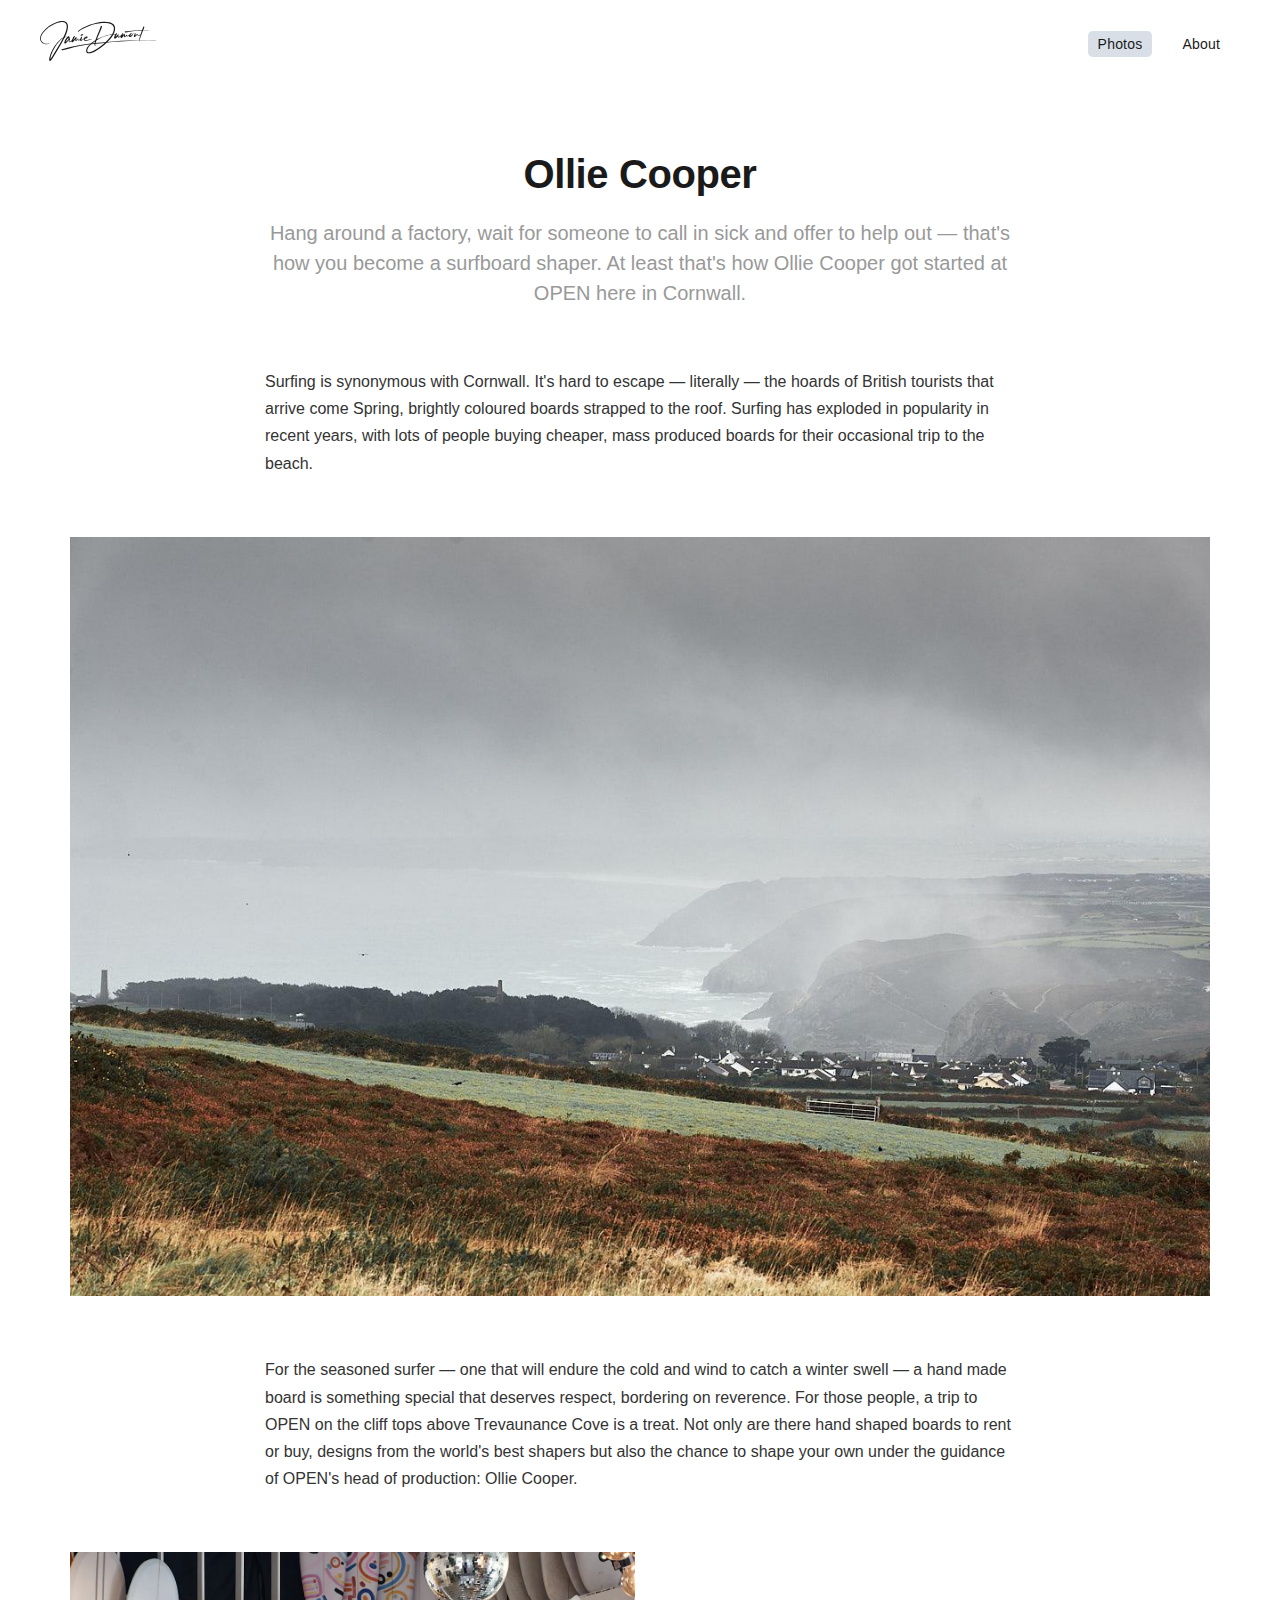
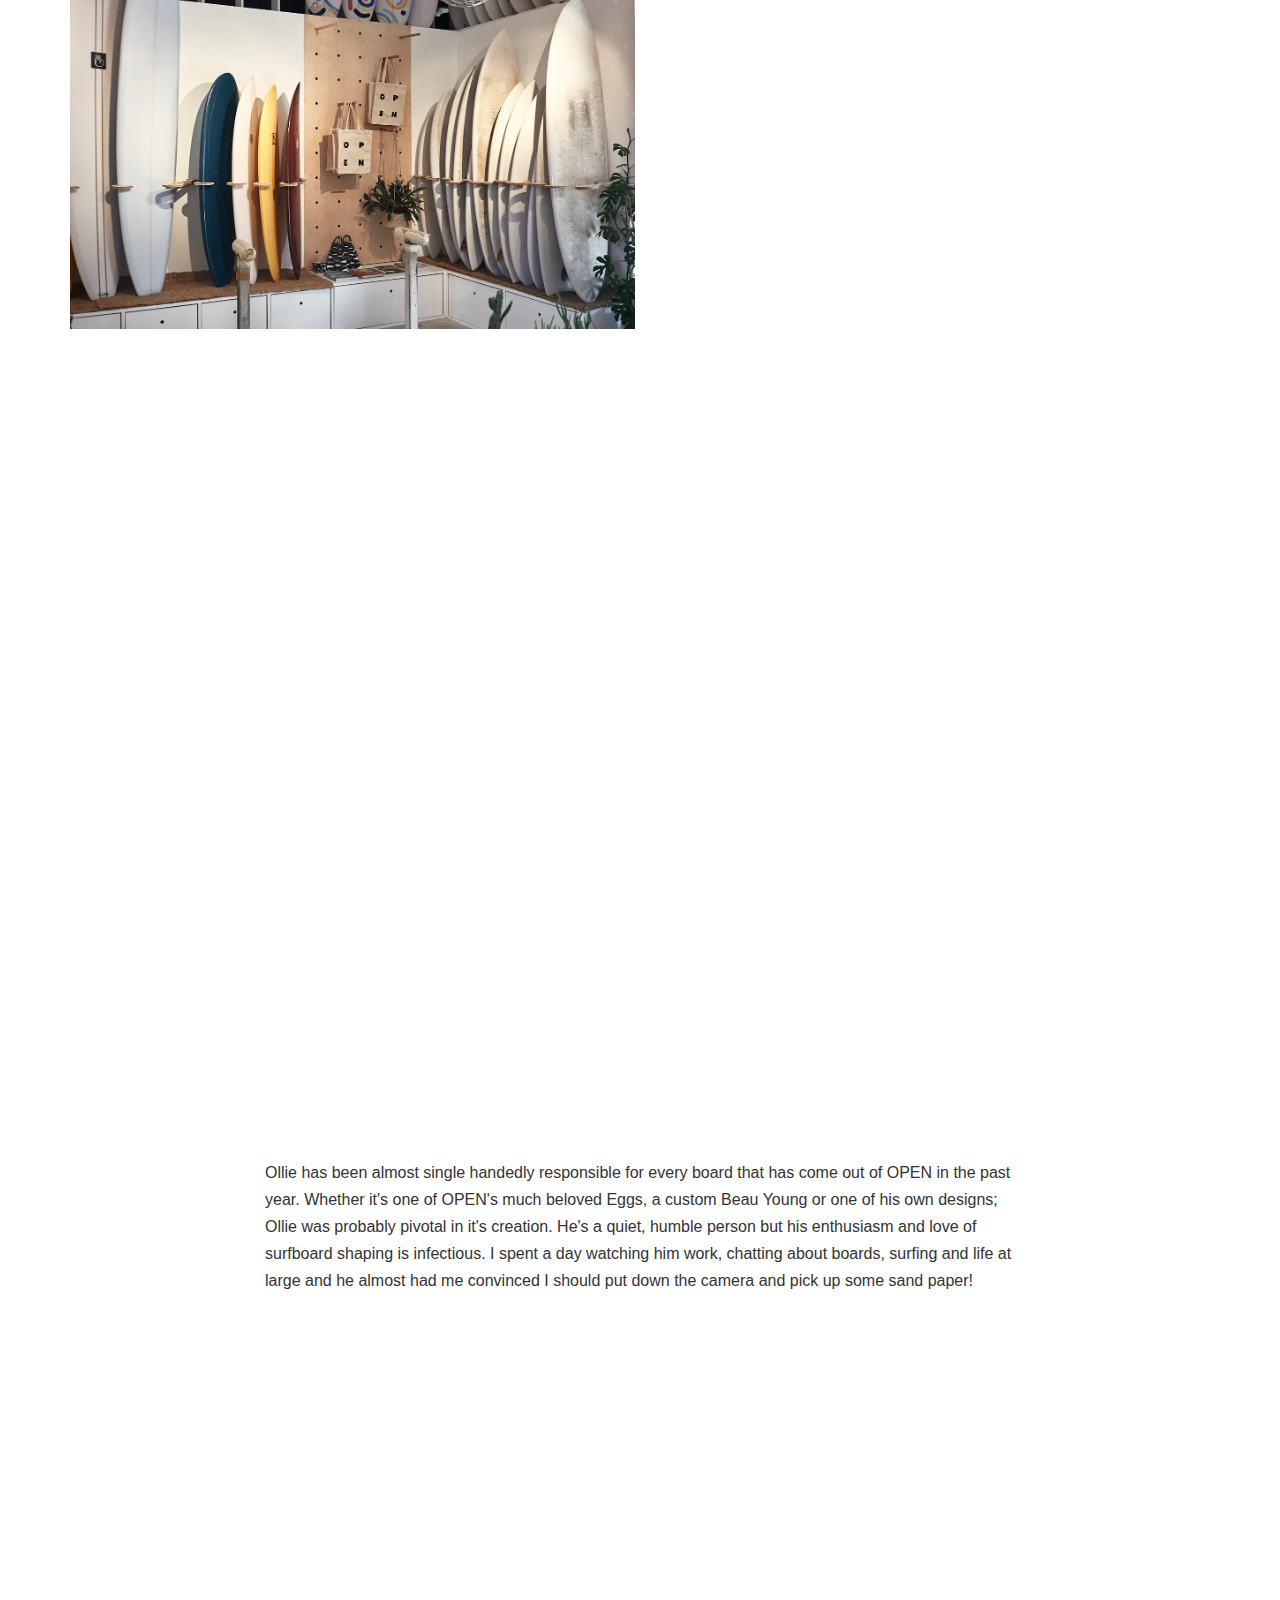
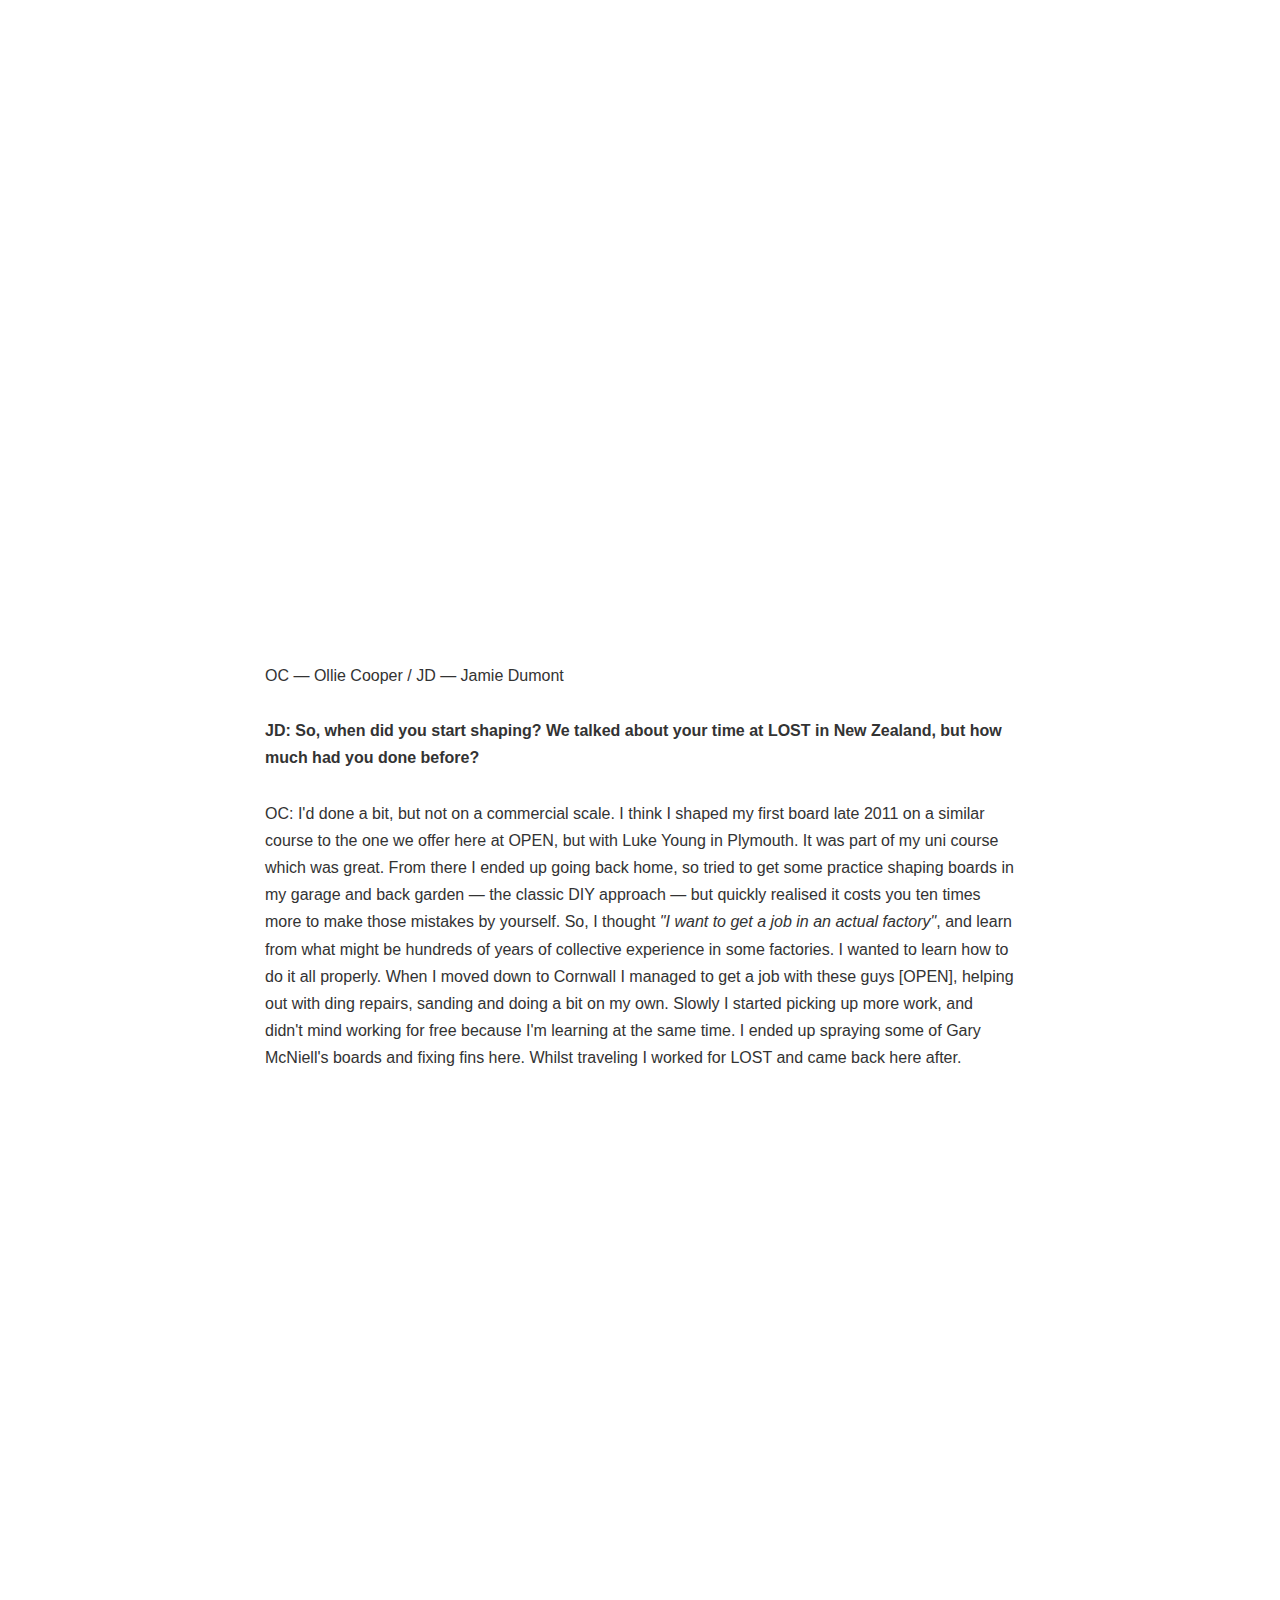
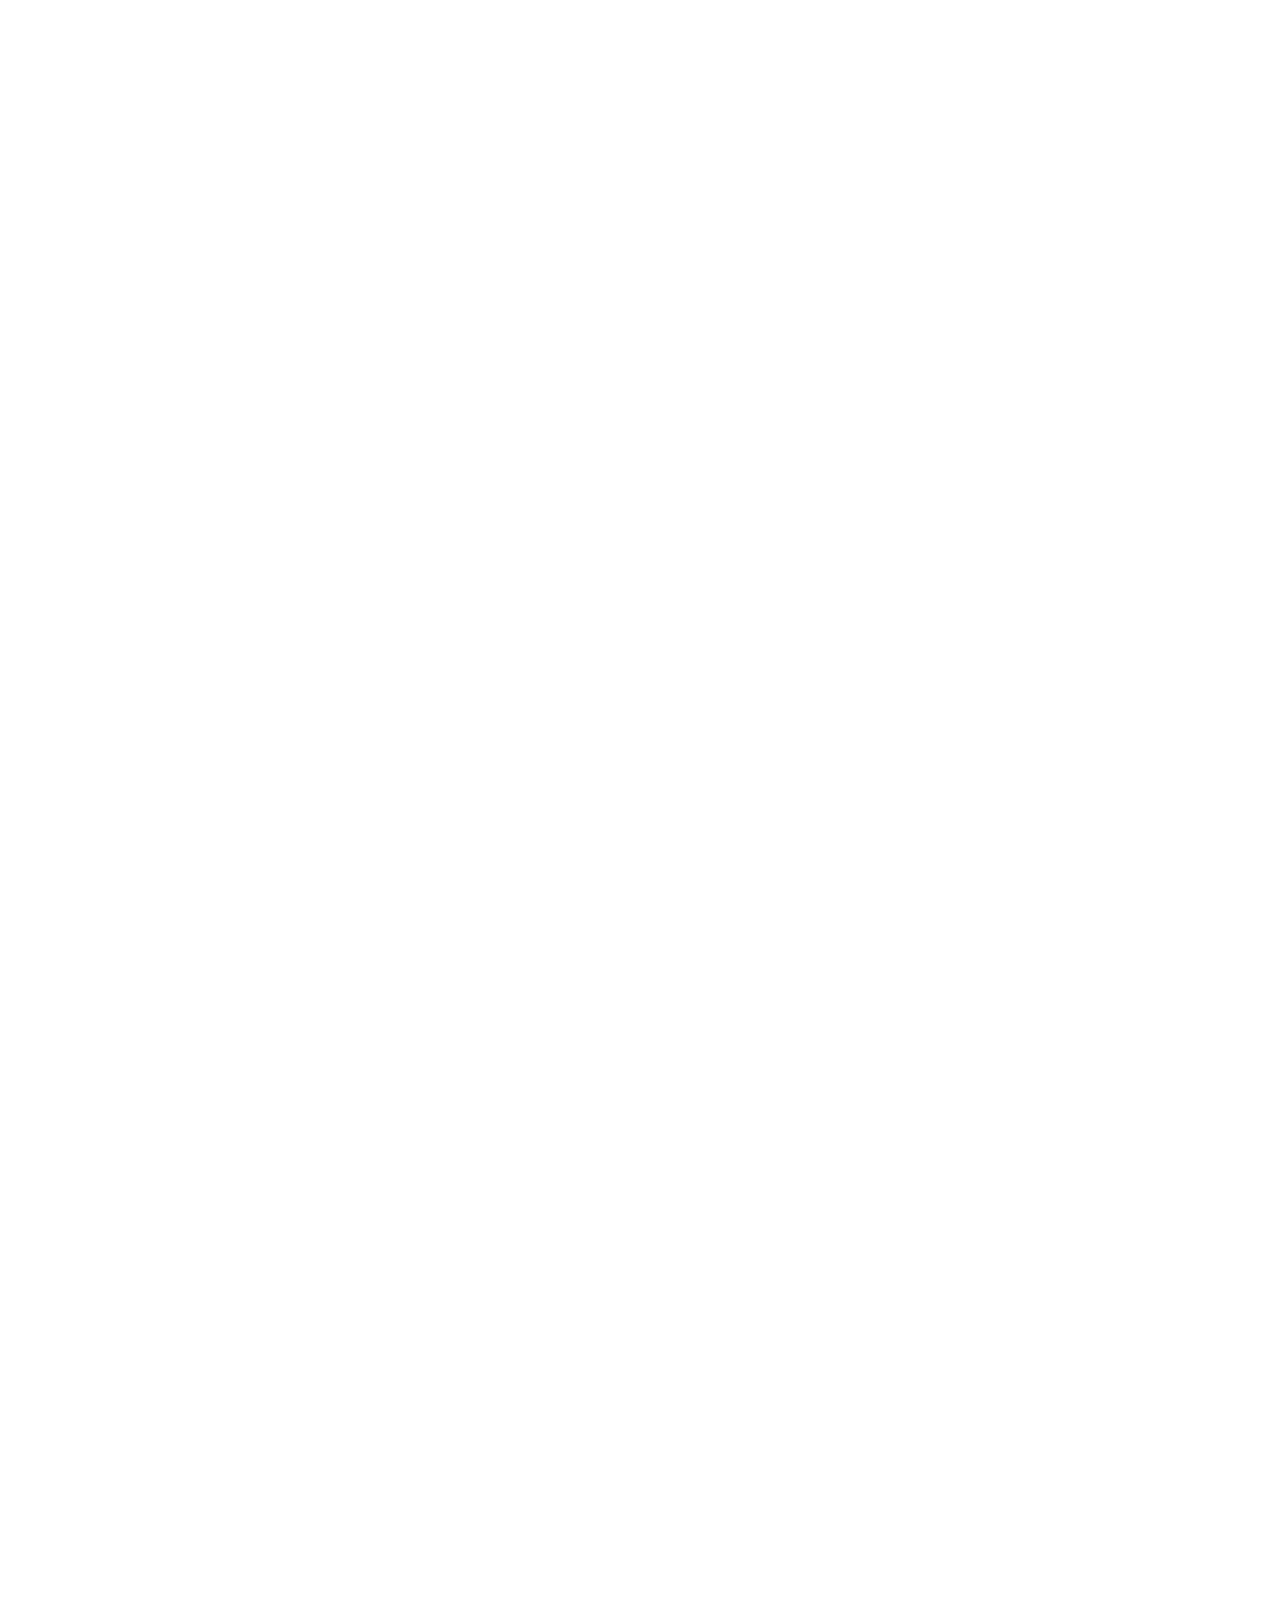
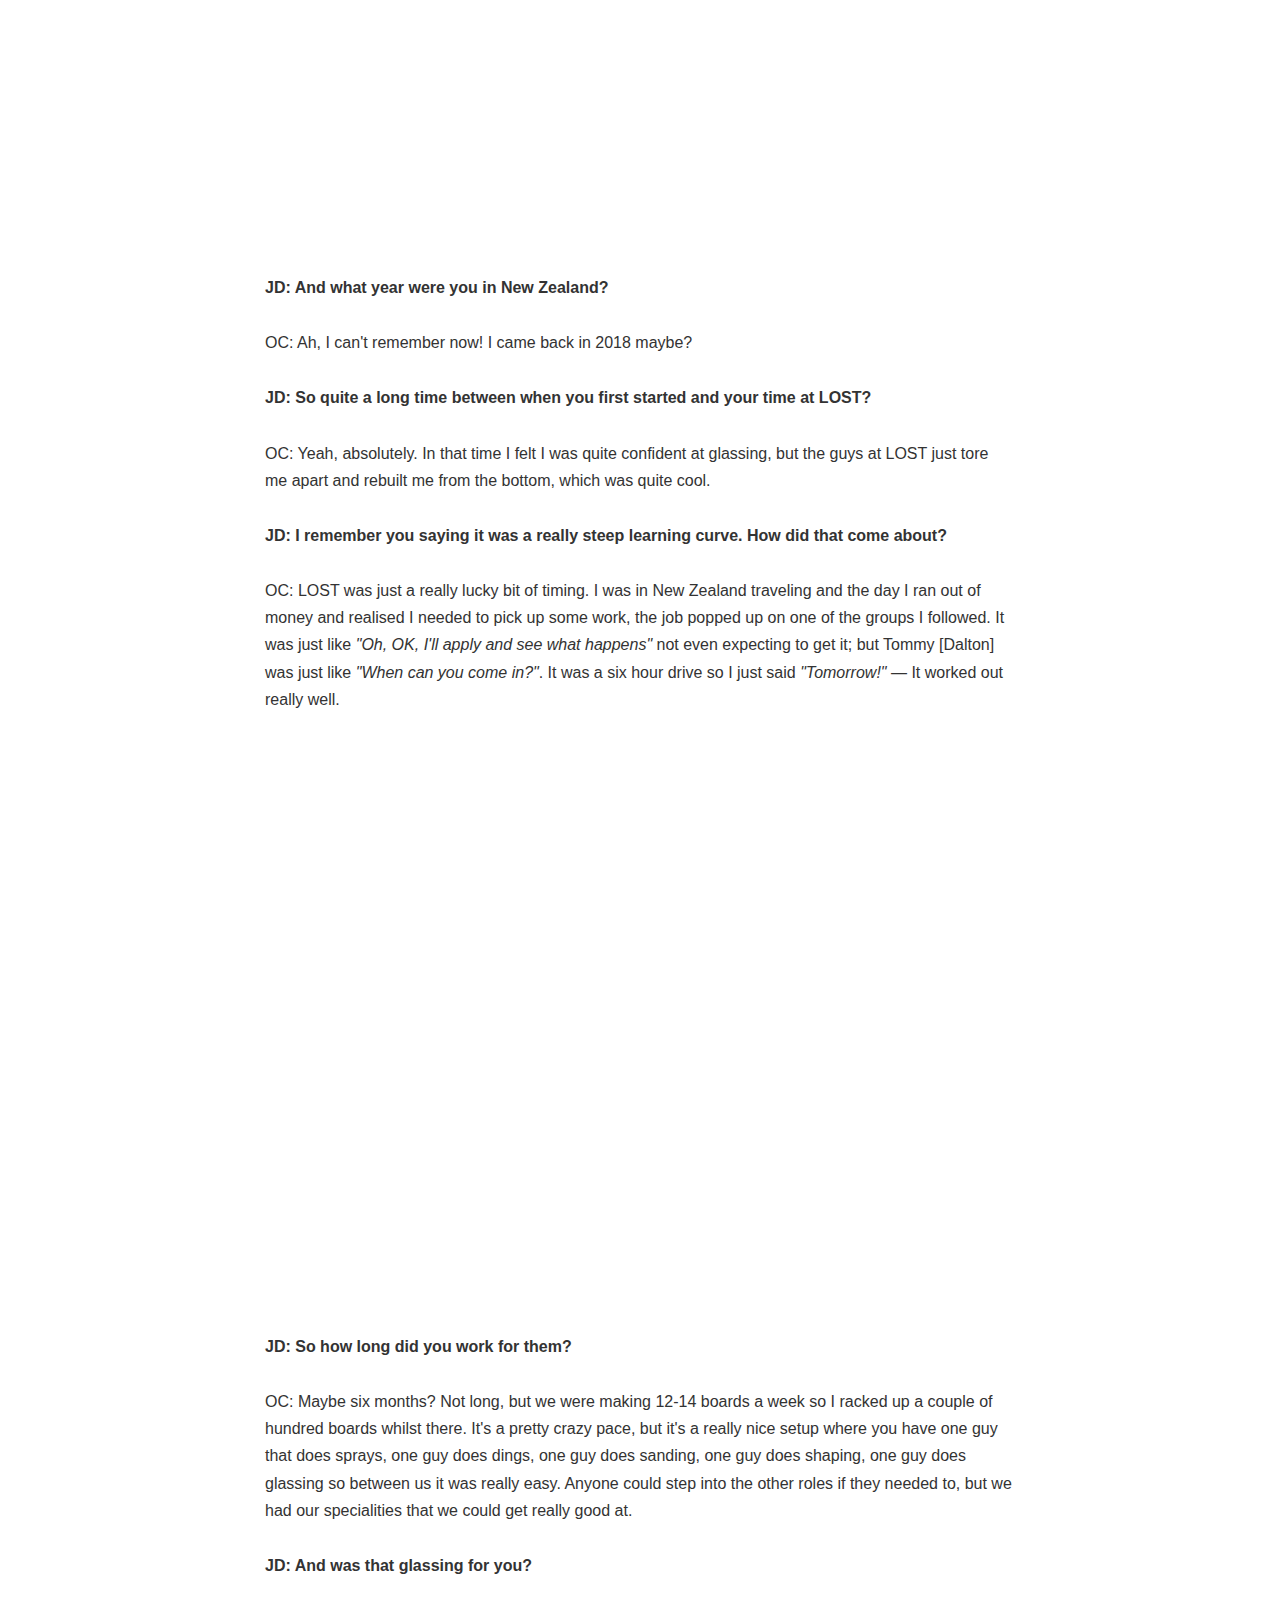
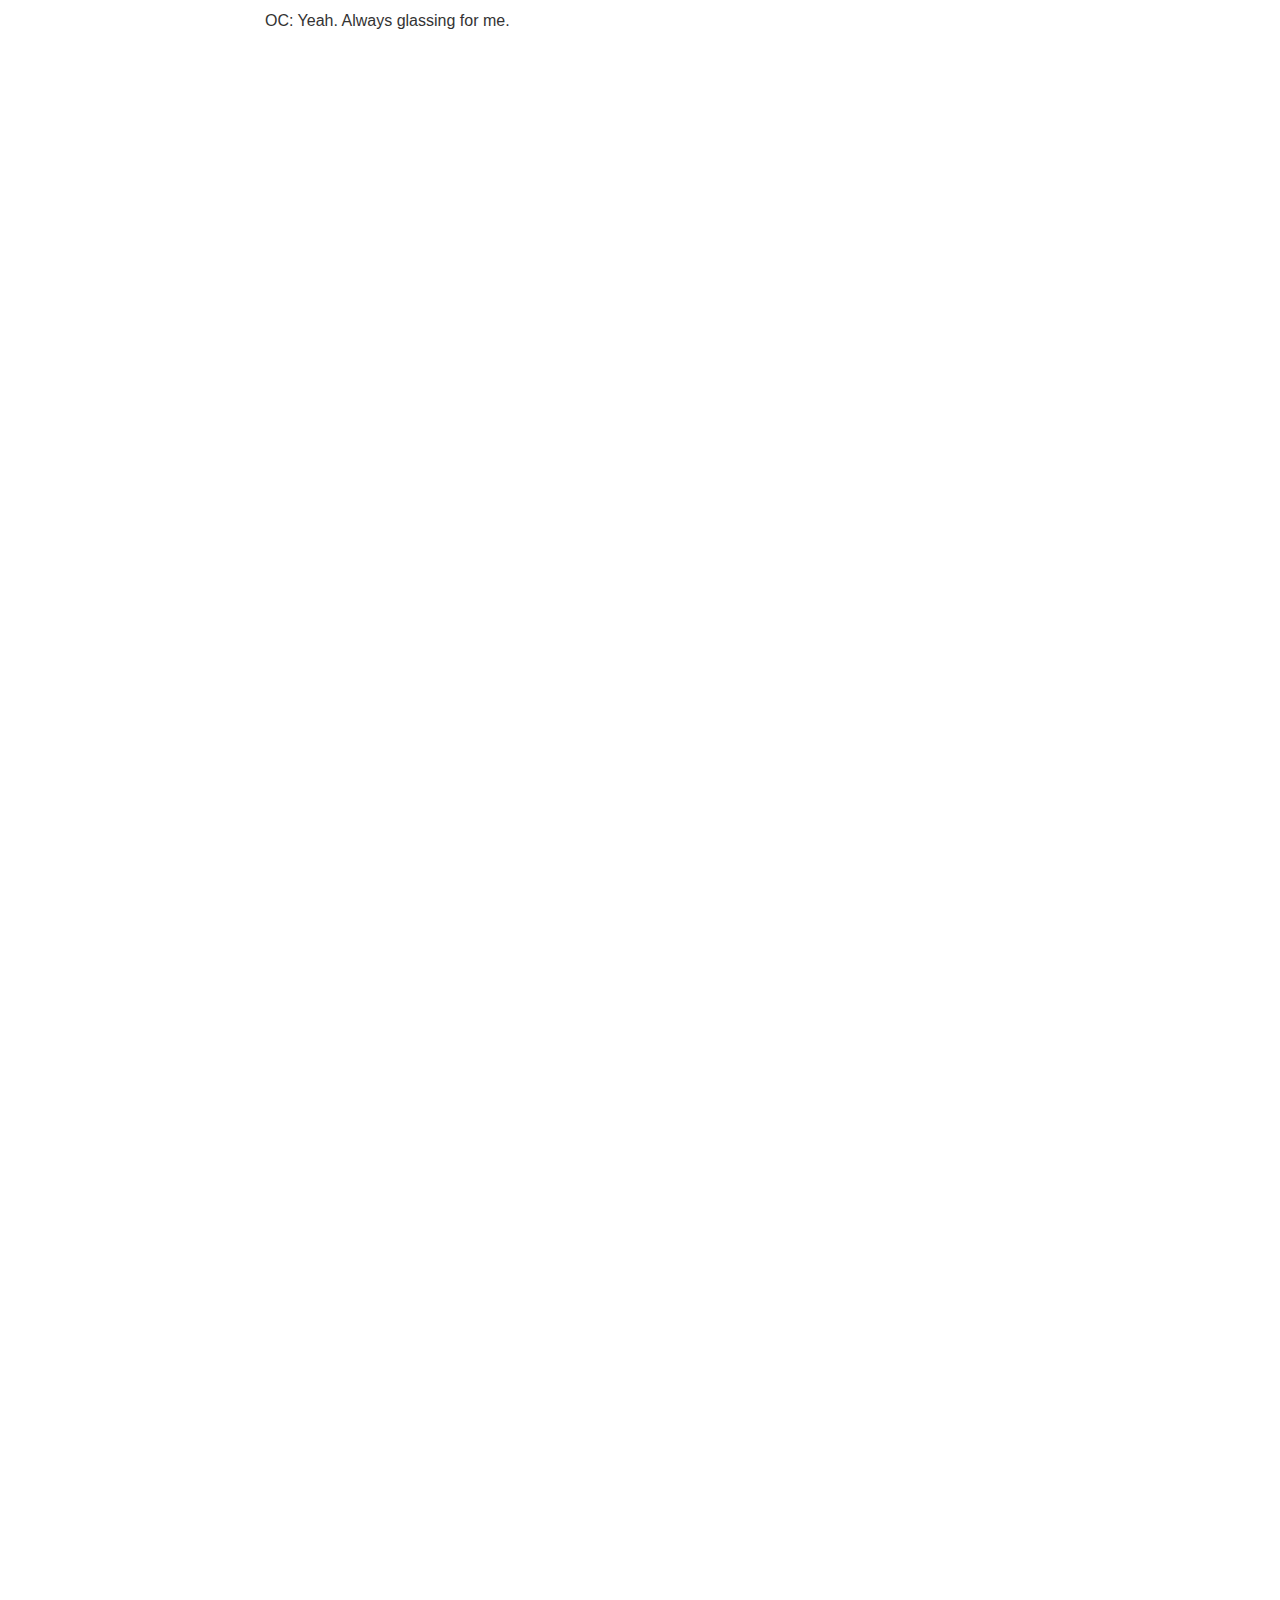
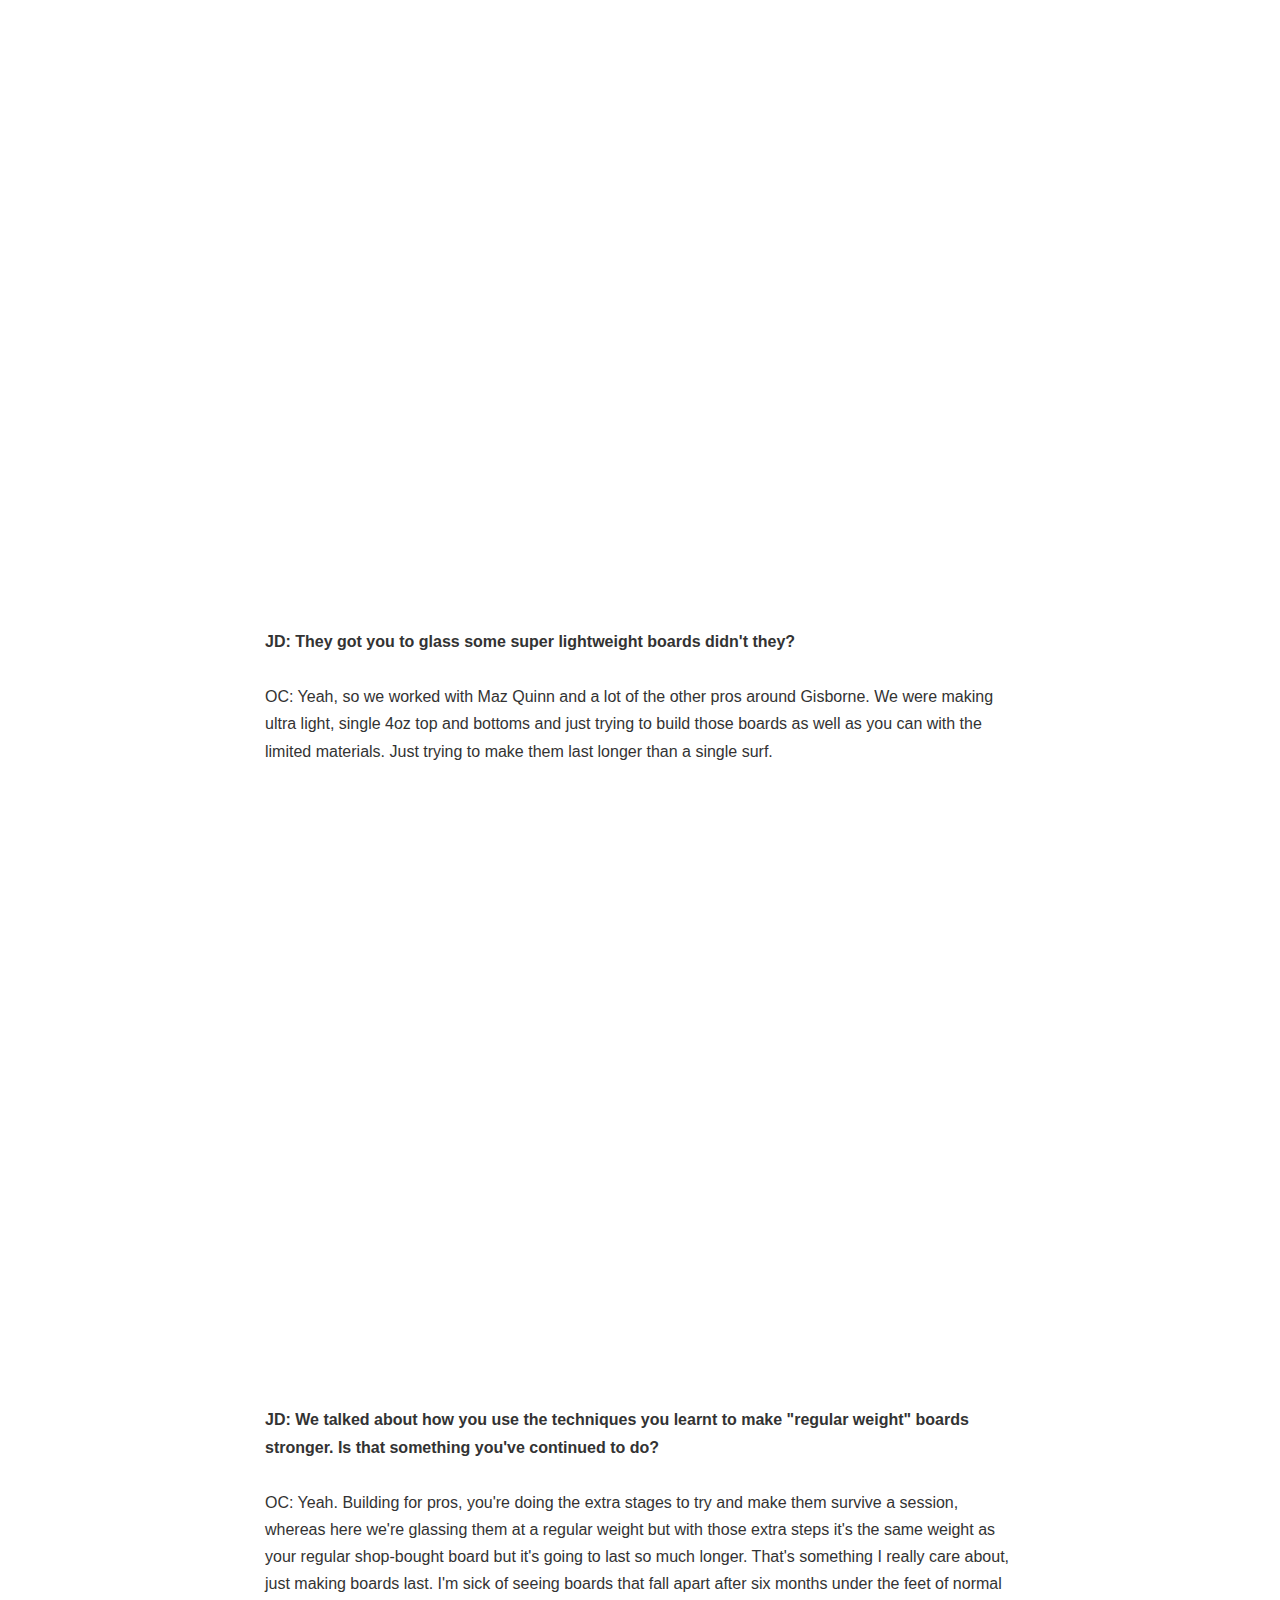
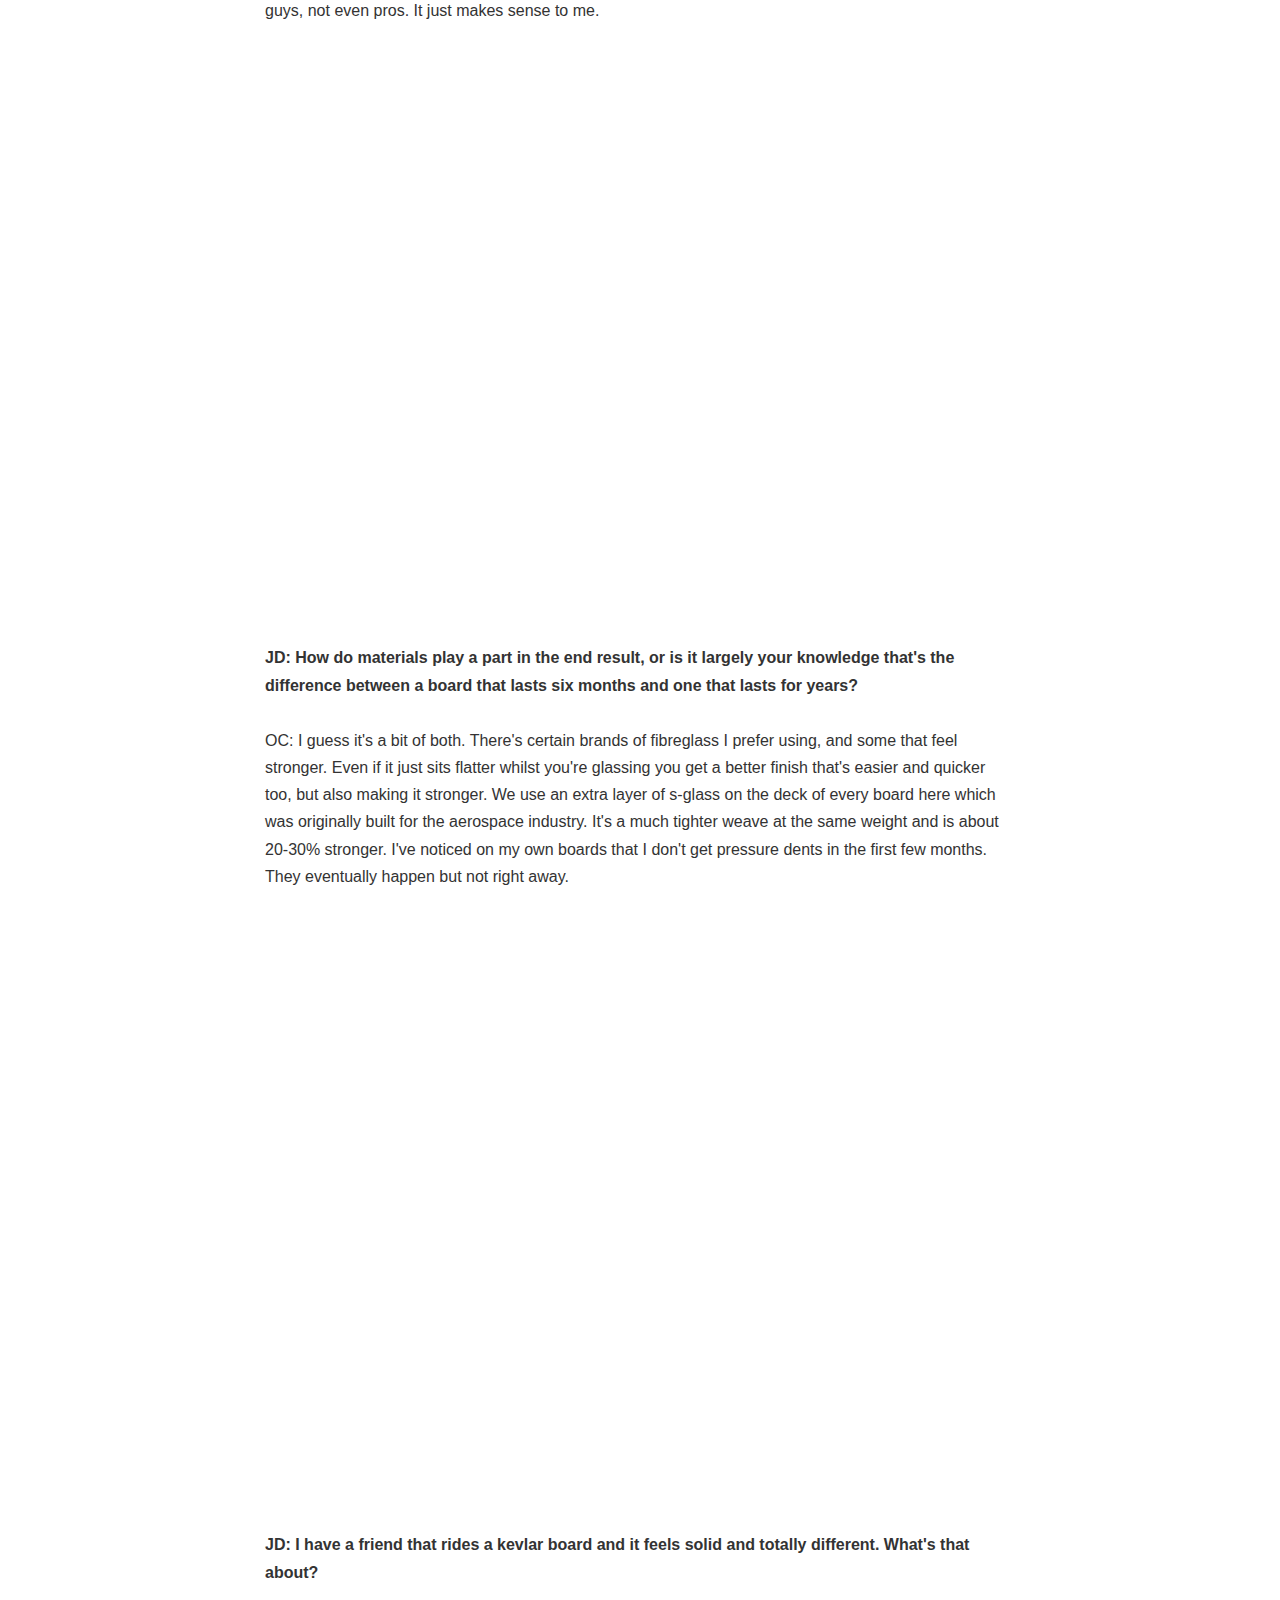
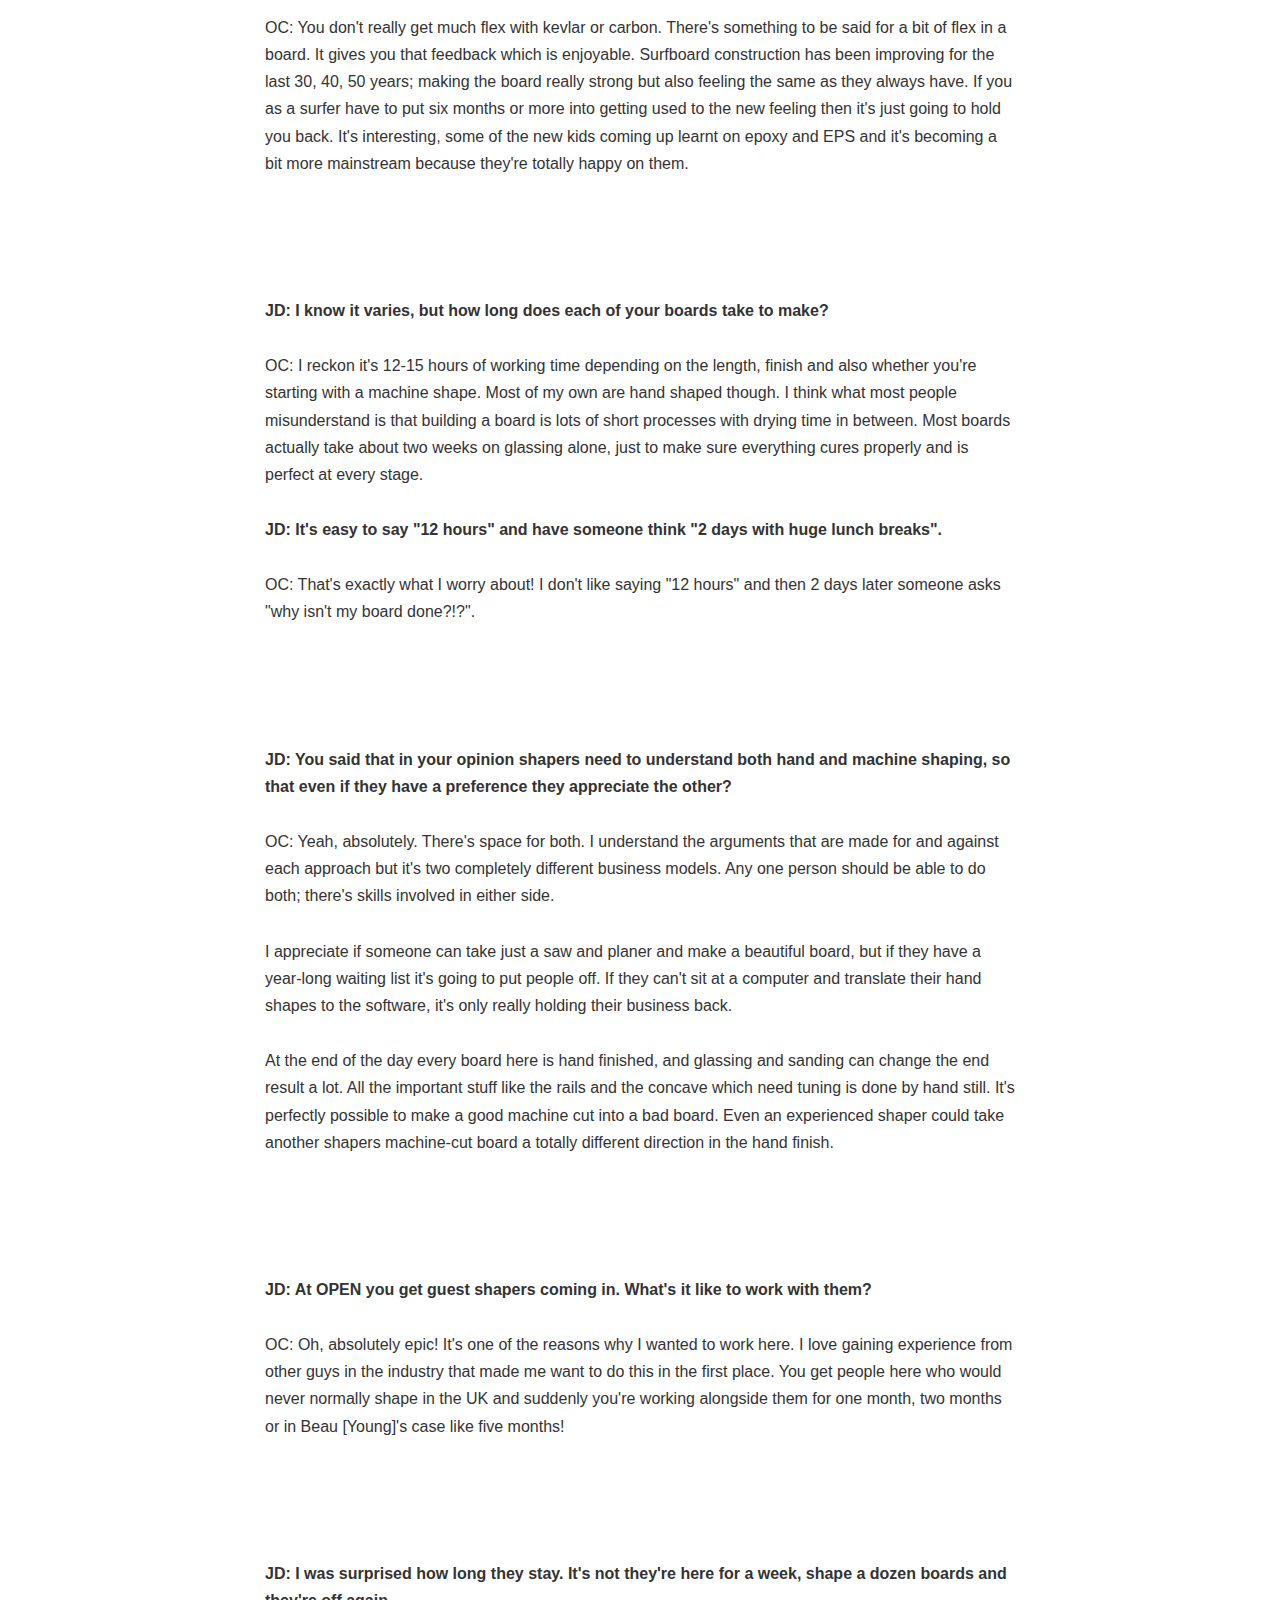
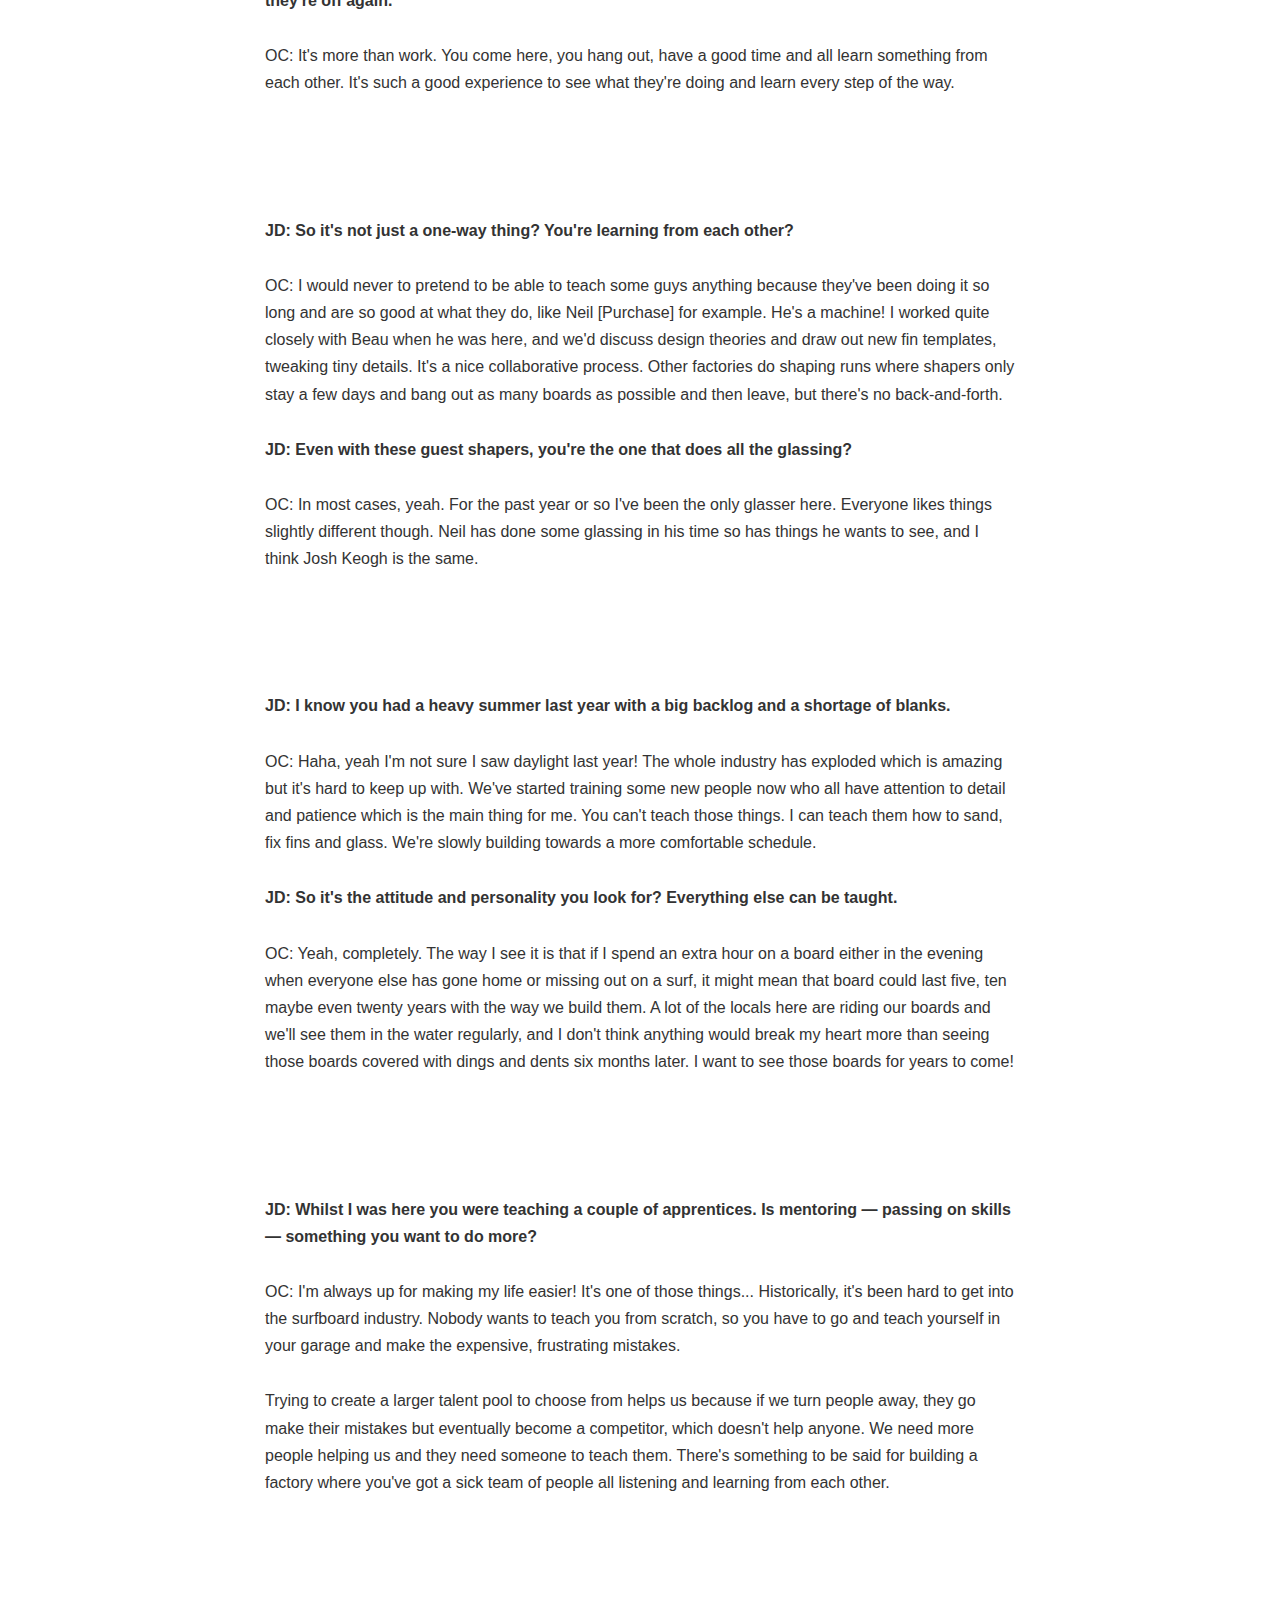
<file: build/ollie-cooper/index.html>
<!DOCTYPE html>
<html lang="en">
<head>
  <meta charset="UTF-8">
  <meta name="viewport" content="width=device-width, initial-scale=1">
  
  <!-- Page metadata -->
  <title>Ollie Cooper &middot Jamie Dumont Photography</title>
  <meta name="description" content="Hang around a factory, wait for someone to call in sick and offer to help out — that's how you become a surfboard shaper. At least that's how Ollie Cooper got started at OPEN here in Cornwall.">
  <meta property="og:title" content="Ollie Cooper &middot Jamie Dumont Photography">
  <meta property="og:description" content="Hang around a factory, wait for someone to call in sick and offer to help out — that's how you become a surfboard shaper. At least that's how Ollie Cooper got started at OPEN here in Cornwall.">
  <meta property="og:image" content="https://jamiedumont.photography/ollie-cooper/images/1280w/L1001581.jpg">
  <meta property="og:image:alt" content="Ollie Cooper sanding a surfboard blank">
  <meta property="og:locale" content="en_GB">
  <meta property="og:type" content="website">
  <meta name="twitter:card" content="summary_large_image">
  <meta property="og:url" content="https://jamiedumont.photography/ollie-cooper/">
  <link rel="canonical" href="https://jamiedumont.photography/ollie-cooper/">
  
  <link rel="icon" href="/assets/favicon.svg" type="image/svg+xml">
  <link rel="stylesheet" href="/css/styles.css"> 
  <link rel="stylesheet" href="/js/vendor/photoswipe/5.2.4/photoswipe.css">
  
  <!-- Fathom - beautiful, simple website analytics -->
  <script src="https://cdn.usefathom.com/script.js" data-site="RZGBHNQN" defer></script>
  <!-- / Fathom -->
</head>

<body class="site">
    <header class="site-header">
        <div class="navbar">
          <div class="navbar-left">
            <a class="logo" href="/">
              <svg viewBox="0 0 641 221" xmlns="http://www.w3.org/2000/svg">
                  <g fill="currentColor">
                      <path d="M508.571 75.92c-.063.095-.135.186-.205.28-1.494 1.978-6.708 5.294-9.71 6.06.747-2.238 1.681-4.236 3.008-6.018 1.302-1.748 2.841-3.342 4.448-5.203.935.838 1.683 1.41 2.299 2.087.852.936.85 1.736.16 2.793m-112.64 1.233c-5.986 9.644-13.129 18.506-21.031 26.822-21.471 22.599-45.897 41.912-73.536 57.612-5.957 3.383-12.137 6.382-18.674 8.683-3.639 1.28-7.348 2.322-11.269 2.442a18.32 18.32 0 0 1-3.433-.198c-3.374-.54-5.511-2.411-6.447-5.494-.858-2.821-.51-5.62.199-8.401 1.211-4.743 3.527-9.031 6.265-13.135 4.617-6.922 10.36-12.97 16.631-18.594 5.78-5.183 11.973-9.906 18.44-14.315.288-.196.589-.377.884-.565l.319.164c-.222.81-.448 1.618-.664 2.428-1.202 4.505-2.584 8.984-2.861 13.652a12.726 12.726 0 0 0 .31 3.7c.823 3.406 3.763 4.446 6.901 2.535 1.386-.844 2.295-1.733 2.925-2.998-.975.34-1.745.592-2.499.877-2.928 1.109-3.739.619-3.228-2.314.524-3.011 1.215-6.016 2.127-8.943 1.371-4.403 3.025-8.728 4.499-13.103.353-1.048 1.012-1.724 1.972-2.304 21.078-12.728 43.689-22.164 68.086-27.727 4.639-1.058 9.361-1.796 14.046-2.673.279-.052.573-.033 1.141-.06-.434.753-.751 1.341-1.103 1.91m174.908-27.586c.878-2.152 1.688-4.036 2.417-5.946.975-2.56 1.938-5.127 2.798-7.723.279-.84.356-1.793.276-2.675-.119-1.31-1.138-2.238-2.394-2.458-1.381-.242-2.615.333-3.313 1.567-.168.297-.281.625-.402.945-1.925 5.072-3.845 10.145-5.778 15.214-.156.41-.395.793-.603 1.204-.452.021-.812.045-1.172.055-13.685.386-27.341 1.17-40.945 2.646-8.299.901-16.59 1.877-24.897 2.71-6.921.694-13.858 1.25-20.792 1.813-1.441.118-2.904-.039-4.356.005-2.085.063-3.5 1.264-3.564 2.94-.064 1.704 1.21 3.034 3.276 3.2 1.256.098 2.55.058 3.799-.109 4.433-.594 8.87-1.188 13.277-1.928 14.775-2.482 29.523-5.107 44.42-6.914 9.677-1.174 19.387-1.908 29.13-2.313.29-.01.583.03.951.05-.028.281-.007.51-.076.711a5568.34 5568.34 0 0 1-7.266 21.56c-.137.401-.409.903-.772 1.074a249.775 249.775 0 0 1-7.994 3.611c-1.361.586-2.631.204-3.698-.686-.626-.522-1.169-1.142-1.689-1.763-.447-.533-.782-1.147-1.211-1.695-1.455-1.86-3.151-2.345-5.394-1.359a17.636 17.636 0 0 0-3.517 2.076c-1.737 1.32-3.349 2.783-5.022 4.177-.277.231-.596.418-.896.625.041-.916.299-1.658.615-2.378.644-1.467 1.358-2.908 1.969-4.387.346-.84.664-1.719.784-2.605.302-2.242-.822-3.45-3.214-3.595a17.147 17.147 0 0 0-1.452-.005c-4.855.128-9.651.711-14.412 1.59-1.121.206-2.262.32-3.305.462-2.366-2.34-4.042-2.46-6.648-.446a15.201 15.201 0 0 0-2.514 2.438c-.947 1.17-1.95 2.374-2.527 3.715-.931 2.162-2.559 3.481-4.738 4.382-1.328.548-2.614 1.185-3.946 1.721-.662.266-1.375.453-2.084.575-2.018.347-2.766-.21-2.992-2.153-.032-.282-.043-.566-.071-.848-.095-.935-.282-1.837-1.417-2.15-1.043-.288-1.717.3-2.339.96-1.081 1.148-2.15 2.306-3.252 3.438a95.618 95.618 0 0 1-3.122 3.084c-.448.42-1.006.736-1.795 1.301.007-.833-.009-1.317.017-1.798.124-2.263.348-4.525.361-6.788.011-1.688-.398-3.345-2.291-4.116-1.802-.735-3.356.006-4.65 1.112-1.873 1.602-3.627 3.326-5.434 4.997-.335.308-.679.607-1.019.911.065-.9.407-1.613.717-2.337.858-1.997 1.75-3.982 2.527-6.006a6.957 6.957 0 0 0 .456-2.495c-.009-1.672-1.524-2.432-3.01-1.492a6.362 6.362 0 0 0-1.849 1.834c-1.561 2.36-3.018 4.778-4.523 7.17-.368.582-.675 1.232-1.17 1.705-3.143 2.997-6.436 5.84-10.173 8.19a12.11 12.11 0 0 1-2.403 1.183c-1.653.58-2.831.057-3.469-1.503-.234-.57-.439-1.225-.378-1.816.16-1.567.378-3.14.754-4.673.283-1.15.893-2.227 1.269-3.362.386-1.162-.004-2.153-.933-2.694-.916-.534-2.062-.415-2.989.416-.608.545-1.122 1.186-1.654 1.802-3.503 4.054-6.995 8.117-10.505 12.166-.399.46-.886.852-1.333 1.275a1.512 1.512 0 0 1-.014-1.09 65.478 65.478 0 0 1 6.187-13.394c.537-.886 1.227-1.69 1.75-2.583.752-1.283.584-2.542-.351-3.465-.941-.928-2.564-1.22-3.836-.425-1.032.647-1.9 1.555-2.741 2.43-.637.662-1.117 1.456-1.612 2.12-3.302-.195-6.458-.379-9.726-.57.158-.426.243-.69.352-.947 1.453-3.42 3.076-6.789 4.329-10.273 2.649-7.366 4.13-14.915 3.341-22.74-1.034-10.255-6.151-18.227-15.273-23.95-4.773-2.997-10.005-5.057-15.519-6.502-10.782-2.824-21.816-3.46-32.936-3.16-12.69.341-25.219 1.967-37.589 4.583-27.055 5.721-52.629 15.053-76.71 27.94-7.579 4.054-14.876 8.524-21.464 13.922-1.726 1.415-3.307 2.992-4.874 4.564-.56.563-.985 1.3-1.285 2.023-.36.871.022 1.673.756 2.06.801.422 1.342.032 1.922-.454 4.79-4.017 9.921-7.62 15.326-10.875 14.157-8.525 29.215-15.373 44.867-21.114 22.323-8.187 45.262-14.027 69.237-15.915 11.693-.92 23.351-.86 34.919 1.226 7.014 1.265 13.7 3.37 19.666 7.163 5.681 3.61 9.565 8.428 11.222 14.738 1.22 4.647 1.174 9.326.426 14.018-1.322 8.281-4.545 15.957-8.525 23.394-.418.782-1.019.974-1.858 1.071-9.452 1.096-18.708 3.071-27.85 5.54-18.521 5-36.162 11.94-52.832 21.02-.429.234-.904.397-1.594.695.285-.773.446-1.256.639-1.727 2.42-5.929 4.793-11.876 7.28-17.78 4.862-11.547 9.848-23.048 14.657-34.614 1.688-4.06 3.035-8.248 4.47-12.398.351-1.013.559-2.1.615-3.164.081-1.545-.973-2.839-2.414-3.247-1.55-.439-3.134.152-4.051 1.542-.252.383-.448.803-.633 1.221-.604 1.361-1.252 2.708-1.771 4.097-1.558 4.168-3.256 8.304-4.515 12.552-.713 2.406-1.435 4.786-2.434 7.097-.34.788-.674 1.58-1.016 2.366-6.852 15.811-13.392 31.73-18.922 47.998-.324.955-.954 1.506-1.787 2.017-8.116 4.977-15.869 10.405-23.068 16.505-7.166 6.07-13.684 12.68-18.94 20.315-3.199 4.645-5.863 9.527-7.264 14.94-.864 3.339-1.233 6.707-.425 10.105 1.336 5.619 4.913 9.265 10.956 10.565 1.692.364 3.48.474 5.222.463 5.289-.038 10.269-1.462 15.134-3.262 8.421-3.118 16.276-7.26 23.925-11.757 17.132-10.073 32.899-21.805 47.768-34.613 10.893-9.383 21.05-19.414 30.18-30.336 6.17-7.38 11.779-15.11 16.361-23.46.474-.868 1.03-1.283 2.085-1.26 2.419.05 4.84.014 7.26.034.382.003.763.112 1.34.203-.396.772-.71 1.373-1.014 1.977-2.093 4.161-4.071 8.372-4.963 12.922-.289 1.473-.363 3.073-.077 4.537.64 3.278 3.948 4.898 7.197 3.51 1.499-.642 2.96-1.626 4.058-2.773 2.175-2.273 4.09-4.763 6.099-7.174.441-.53.823-1.103 1.383-1.86.226.46.342.654.422.861 1.856 4.83 5.775 6.184 10.466 3.596.728-.4 1.444-.842 2.09-1.35 1.342-1.057 2.632-2.172 3.946-3.26.334-.276.681-.539 1.127-.89-.39 1.888-.851 3.583-1.067 5.305-.285 2.261.614 3.862 2.315 4.568 1.705.71 3.474.221 5.184-1.46.5-.493.97-1.016 1.41-1.555.955-1.172 1.885-2.362 2.82-3.548 1.869-2.372 3.727-4.752 5.608-7.115.255-.32.618-.567 1.103-1-.034 1.811-.155 3.34-.06 4.858.067 1.058.272 2.16.693 3.135.932 2.16 3.198 2.94 5.376 1.836 1.042-.528 2.007-1.287 2.807-2.11 1.3-1.34 2.433-2.82 3.641-4.238.321-.377.655-.745.958-1.088.721.828 1.256 1.681 2.022 2.272 1.718 1.324 3.773 1.26 5.691.575 1.908-.68 3.684-1.687 5.517-2.552.403-.19.801-.392 1.307-.64.002.953-.064 1.744.016 2.521.339 3.252 3.137 5.182 6.528 4.47.993-.209 1.99-.533 2.892-.972 3.647-1.778 6.748-4.198 9.264-7.247a11.443 11.443 0 0 0 1.404-2.176c1.25-2.512.767-4.743-1.374-6.632-.55-.485-1.127-.944-1.852-1.549 1.185-.18 2.121-.363 3.065-.46 3.308-.339 6.617-.675 9.93-.955 1.129-.094 2.276-.03 3.548.556-.729 1.147-1.367 2.218-2.075 3.247-1.746 2.536-3.4 5.13-4.068 8.112-.33 1.473-.526 3.05-.342 4.531.402 3.241 3.547 4.37 6.254 2.344.845-.634 1.559-1.42 2.329-2.143 2.31-2.165 4.593-4.355 6.941-6.483.712-.647 1.596-1.128 2.445-1.715.702.828 1.232 1.516 1.829 2.148 2.621 2.78 5.884 3.484 9.512 2.028.997-.4 1.963-.889 2.891-1.417 1.129-.642 2.203-1.368 3.622-2.259-.251.921-.404 1.556-.597 2.181-2.287 7.405-4.494 14.828-5.72 22.47-.502 3.137-1.027 6.28-.678 9.472.034.32.219.623.425 1.178 6.141-21.092 13.613-41.416 22.181-61.556 5.117-.04 10.196-.13 15.274-.105 5.145.026 10.292.08 15.431.278 4.986.192 9.965.581 14.946.884-14.748-2.863-29.708-2.974-44.894-2.936"/>
                      <path d="M156.695 100.682c-.027.511-.272 1.116-.636 1.491-4.268 4.402-8.575 8.77-12.882 13.14-.441.447-.945.84-1.491 1.321-.335-3.529 9.118-20.52 15.059-24.658.054.87.132 1.477.123 2.084-.033 2.208-.057 4.417-.173 6.622m101.359-10.819c-.764 1.483-4.18 3.605-7.411 4.5 1.951-2.139 4.214-3.879 7.411-4.5m-.333 18.895c10.756-1.9 21.065-5.124 31.057-9.27.298-.124.563-.319.844-.48-.477-.204-.881-.236-1.261-.16-1.835.355-3.672.71-5.495 1.12-7.116 1.6-14.177 3.438-21.442 4.402-3.423.454-6.858.753-10.302.137-4.341-.777-5.369-2.765-3.311-6.413.052-.094.17-.156.176-.162 5.596-.152 9.987-2.652 14.087-5.775.139-.106.251-.246.363-.38 1.481-1.763 1.159-4.065-.768-5.394-1.28-.884-2.749-1.144-4.301-1.052-2.098.125-4.019.793-5.822 1.765-3.544 1.91-6.322 4.533-8.353 7.861-.321.526-.698 1.096-1.208 1.434a845.6 845.6 0 0 1-11.344 7.356c-.885.565-1.854 1.017-3.027 1.652.074-.673.049-1.066.166-1.418.573-1.73 1.133-3.467 1.792-5.169.826-2.13 1.794-4.212 2.6-6.347a7.645 7.645 0 0 0 .494-2.647c-.001-1.109-.703-1.922-1.83-2.308-1.203-.412-2.304-.148-3.13.75-.465.504-.826 1.122-1.108 1.738-.975 2.136-1.9 4.292-2.835 6.444-1.444 3.324-3.933 5.801-7.128 7.701-.355.211-.75.373-1.144.513-1.713.607-2.629.208-3.155-1.465-.236-.752-.283-1.557-.407-2.339-.133-.839-.157-1.708-.405-2.516-.431-1.404-1.756-1.745-2.96-.798-.505.397-.918.9-1.357 1.368-1.874 2.003-3.734 4.018-5.621 6.01-.383.403-.867.722-1.543 1.276.06-.705.058-1.087.129-1.457.696-3.68 1.425-7.357 2.093-11.043.129-.709.183-1.487.01-2.176-.428-1.7-2.176-2.405-3.829-1.585-.577.287-1.105.703-1.567 1.141-1.362 1.29-2.781 2.542-3.993 3.95-2.623 3.041-5.13 6.17-7.686 9.263-.384.464-.773.926-1.16 1.39l-.276-.166c.063-.2.111-.407.191-.602 2.275-5.555 4.481-11.137 7.532-16.38.402-.69.768-1.426.973-2.182.306-1.126-.224-2.234-1.206-2.807-1.026-.598-2.114-.604-3.077.04-.675.451-1.334 1.025-1.761 1.68-1.353 2.076-2.784 4.137-3.838 6.348-2.07 4.344-3.892 8.791-5.851 13.181-.32.716-.663 1.53-1.259 2.01-2.383 1.917-4.819 3.786-7.345 5.534-1.048.725-2.334 1.202-3.58 1.605-1.181.383-1.882-.058-2.111-1.198-.131-.654-.191-1.383-.019-2.015a146.31 146.31 0 0 1 2.071-6.855c.476-1.46 1.158-2.867 1.578-4.34.582-2.042-.075-2.897-2.306-3.326-.093-.019-.161-.154-.325-.32 0-1.779.25-3.679-.047-5.5-.934-5.728-6.153-7.572-10.919-3.86-1.707 1.328-3.24 2.906-4.623 4.54a69.075 69.075 0 0 0-11.378 18.88c-.913 2.265-1.585 4.647-2.043 7.031-.281 1.46-.199 3.081.165 4.532.775 3.092 3.879 4.23 6.789 2.576a14.076 14.076 0 0 0 3.064-2.373c2-2.049 3.909-4.176 5.794-6.319 2.656-3.019 5.247-6.088 7.889-9.117.373-.426.626-1.107 1.605-.989-.144.56-.298 1.036-.386 1.524-.282 1.56-.744 3.12-.77 4.684-.08 4.84 3.685 7.091 8.258 4.854 2.229-1.09 4.191-2.66 6.268-4.02.414-.272.801-.58 1.351-.982-.066 1.091-.218 1.942-.152 2.777.258 3.276 3.383 4.846 6.404 3.17a11.562 11.562 0 0 0 2.903-2.28 101.88 101.88 0 0 0 5.154-6.147c2.166-2.799 4.213-5.679 6.324-8.515.251-.337.582-.62 1.135-1.2-.199 1.326-.363 2.27-.475 3.218-.112.957-.233 1.92-.237 2.88-.003 1.071-.03 2.176.221 3.21.612 2.53 2.985 3.235 5.088 1.56a13.614 13.614 0 0 0 1.876-1.842c1.545-1.819 3.039-3.675 4.558-5.512.353-.428.727-.84 1.288-1.487.113 1.01.138 1.725.281 2.42.824 4.016 4.156 5.56 7.975 3.607 1.254-.642 2.336-1.593 3.448-2.458.398-.31.652-.78.972-1.178.364 1.033.354 1.865.478 2.68.491 3.232 3.338 4.748 6.535 3.415a14.809 14.809 0 0 0 3.229-1.87c2.771-2.108 5.464-4.304 8.19-6.465.441-.35.888-.694 1.288-1.007.196.116.284.141.287.174.036.337.066.675.082 1.014.124 2.511 1.373 4.416 3.574 5.802 1.431.901 3.025 1.396 4.718 1.662 2.728.427 5.441.261 8.129-.213M228.824 81.386c2.371-.833 4.732-1.708 7.021-2.718.94-.415 1.861-1.106 2.473-1.889 1.162-1.488.379-2.936-1.562-3.16-.416-.048-.844-.007-1.265-.007-3.159.155-6.224.77-9.12 1.954-2.047.837-2.862 2.641-2.123 4.276.722 1.6 2.526 2.264 4.576 1.544M125.777 96.216c-6.573 12.83-13.665 25.41-20.913 37.914-13.14 22.667-26.616 45.154-41.022 67.144-1.677 2.56-3.429 5.078-5.158 7.608-.308.45-.676.867-1.016 1.299l-.343-.1c.04-.592.064-1.186.125-1.777.702-6.858 2.431-13.518 4.552-20.091 9.043-28.027 23.987-53.013 44.302-75.226 5.68-6.208 11.613-12.18 18.374-17.385.508-.39 1.038-.755 1.849-.972-.249.53-.483 1.065-.75 1.586m12.102-5.01c1.157-.89 2.326-1.77 3.52-2.618 1.196-.84 2.405-1.674 3.663-2.426 1.267-.727 2.538-1.496 4.025-1.785-.754-.037-1.542.058-2.286.231-.758.154-1.489.374-2.226.593-1.465.453-2.889.992-4.31 1.544-.835.33-1.662.674-2.487 1.024 4.471-9.368 8.513-18.899 11.707-28.747 2.559-7.886 4.515-15.887 5.003-24.145.371-6.278-.122-12.46-2.544-18.41-3.048-7.485-8.612-12.459-16.8-14.829-6.369-1.844-12.88-1.92-19.43-1.258-8.782.89-17.249 3.031-25.465 5.994-29.993 10.814-54.482 28.462-73.82 52.428-4.61 5.713-8.564 11.816-11.627 18.396-2.93 6.293-4.939 12.798-4.795 19.74.145 6.958 2.285 13.3 7.113 18.685 6.557 7.313 15.043 11.254 25.138 12.148 7.56.67 14.65-1.114 21.494-3.951.421-.174.788-.465 1.18-.702l-.082-.391c-.457.03-.93.003-1.37.103a526.715 526.715 0 0 0-6.682 1.578c-7.376 1.776-14.71 1.955-21.983-.477-13.557-4.532-21.297-15.56-20.35-28.96.287-4.057 1.396-7.927 2.897-11.715 2.998-7.563 7.416-14.388 12.61-20.766 16.893-20.747 38.08-36.476 63.473-47.206 9.583-4.049 19.518-7.099 29.957-8.54 5.783-.798 11.573-.999 17.34.17 7.546 1.526 12.671 5.604 15.11 12.54 1.263 3.591 1.776 7.281 1.813 11.044.062 6.335-.981 12.541-2.58 18.672-3.707 14.218-9.683 27.654-16.215 40.892-.284.575-.827 1.135-1.403 1.473-7.705 4.516-14.485 10.071-20.641 16.284-14.908 15.046-27.533 31.603-37.318 50.005-6.92 13.017-12.87 26.389-16.606 40.548-1.176 4.46-2.182 8.963-2.2 13.587a21.004 21.004 0 0 0 .465 4.382c.41 1.944 1.505 3.497 3.714 3.996 2.127.48 3.784-.436 5.16-1.838a20.486 20.486 0 0 0 2.112-2.548c2.434-3.453 4.9-6.89 7.22-10.408 12.345-18.716 23.914-37.852 35.241-57.118 9.896-16.832 19.623-33.749 28.448-51.103a463.87 463.87 0 0 0 1.905-3.797c.949-.779 1.928-1.56 2.912-2.32M636.893 105.002c-16.24.61-32.611.42-48.87.751-30.491.622-60.976 1.403-91.447 2.508-31.685 1.15-63.406 2.521-94.967 4.991-20.539 1.607-41.027 3.635-61.527 5.488-23.388 2.114-46.836 4.047-70.081 6.907-25.864 3.183-51.287 7.922-76.506 13.07-25.705 5.245-50.986 11.21-75.84 18.218-3.004.847 5.108 5.752 8.413 4.811 43.57-12.405 88.06-23.89 134.166-30.523 23.097-3.323 46.485-5.399 69.837-7.51 22.675-2.049 45.309-5.497 67.997-7.467 61.481-5.339 123.714-6.635 185.505-8.392 12.501-.356 25-.738 37.499-1.137 6.173-.197 12.41-.33 18.536-.999 1.889-.206-1.561-.759-2.715-.716"/>
                  </g>
              </svg>
              
            </a>
          </div>
    
          <nav class="main-nav">
            <ul class="nav-list u-plain-list">
              <li class="menu-item menu-item-current"><a class="menu-item-link" href="/">Photos</a></li>
              <li class="menu-item "><a class="menu-item-link" href="/about/">About</a></li>
            </ul>
          </nav>
        </div>
      </header>
  

  <div class="site-content">
    <div class="content-area">
        <main id="gallery" class="site-main">
          <article class="single">
            <header class="post-header container large">
              <h1 class="post-title">Ollie Cooper</h1>
            </header>
            
            <div class="post-excerpt container medium">
              Hang around a factory, wait for someone to call in sick and offer to help out — that's how you become a surfboard shaper. At least that's how Ollie Cooper got started at OPEN here in Cornwall.
            </div>
            
            <div class="post-content gh-content kg-canvas">
              <p>Surfing is synonymous with Cornwall. It's hard to escape — literally — the hoards of British tourists that arrive come Spring, brightly coloured boards strapped to the roof. Surfing has exploded in popularity in recent years, with lots of people buying cheaper, mass produced boards for their occasional trip to the beach.</p>
              
              <figure class="image wider">
                <a style="flex: 1.5;" class="gallery-image"
                                                                                data-pswp-width="2560" 
                                                                                data-pswp-height="1707"
                                                                                href="images/2560w/20211114-WORK-2021-11-14--WILL-AT-THE-BEACON 17.jpg"
                                                                                target="_blank">
                                                                                    <picture>
                                                                                      <source srcset="images/640w/20211114-WORK-2021-11-14--WILL-AT-THE-BEACON 17.webp 640w, images/1280w/20211114-WORK-2021-11-14--WILL-AT-THE-BEACON 17.webp 1280w, images/2560w/20211114-WORK-2021-11-14--WILL-AT-THE-BEACON 17.webp 2560w" type="image/webp">
                                                                                      <img srcset="images/640w/20211114-WORK-2021-11-14--WILL-AT-THE-BEACON 17.jpg 640w, images/1280w/20211114-WORK-2021-11-14--WILL-AT-THE-BEACON 17.jpg 1280w, images/2560w/20211114-WORK-2021-11-14--WILL-AT-THE-BEACON 17.jpg 2560w" src="images/1280w/20211114-WORK-2021-11-14--WILL-AT-THE-BEACON 17.jpg" alt="View of St. Agnes from The Beacon" loading="lazy" decoding="async">
                                                                                    </picture>
                                                                                </a>
              </figure>
              
              <p>For the seasoned surfer — one that will endure the cold and wind to catch a winter swell — a hand made board is something special that deserves respect, bordering on reverence. For those people, a trip to OPEN on the cliff tops above Trevaunance Cove is a treat. Not only are there hand shaped boards to rent or buy, designs from the world's best shapers but also the chance to shape your own under the guidance of OPEN's head of production: Ollie Cooper.</p>
              
              <figure class="wider">
                  <div class="image-row">
                    <a style="flex: 1.5;" class="gallery-image"
                                                                                                    data-pswp-width="2560" 
                                                                                                    data-pswp-height="1707"
                                                                                                    href="images/2560w/L1001842.jpg"
                                                                                                    target="_blank">
                                                                                                        <picture>
                                                                                                          <source srcset="images/640w/L1001842.webp 640w, images/1280w/L1001842.webp 1280w, images/2560w/L1001842.webp 2560w" type="image/webp">
                                                                                                          <img srcset="images/640w/L1001842.jpg 640w, images/1280w/L1001842.jpg 1280w, images/2560w/L1001842.jpg 2560w" src="images/1280w/L1001842.jpg" alt="Boards on display at OPEN Surf" loading="lazy" decoding="async">
                                                                                                        </picture>
                                                                                                    </a>

                    <a style="flex: 1.5;" class="gallery-image"
                                                                                                    data-pswp-width="2560" 
                                                                                                    data-pswp-height="1707"
                                                                                                    href="images/2560w/L1001858.jpg"
                                                                                                    target="_blank">
                                                                                                        <picture>
                                                                                                          <source srcset="images/640w/L1001858.webp 640w, images/1280w/L1001858.webp 1280w, images/2560w/L1001858.webp 2560w" type="image/webp">
                                                                                                          <img srcset="images/640w/L1001858.jpg 640w, images/1280w/L1001858.jpg 1280w, images/2560w/L1001858.jpg 2560w" src="images/1280w/L1001858.jpg" alt="Boards on display at OPEN Surf" loading="lazy" decoding="async">
                                                                                                        </picture>
                                                                                                    </a>
                  </div>
              </figure>
              
              <figure class="image wider"> 
                <a style="flex: 1.5;" class="gallery-image"
                                                                                data-pswp-width="2560" 
                                                                                data-pswp-height="1707"
                                                                                href="images/2560w/L1001832.jpg"
                                                                                target="_blank">
                                                                                    <picture>
                                                                                      <source srcset="images/640w/L1001832.webp 640w, images/1280w/L1001832.webp 1280w, images/2560w/L1001832.webp 2560w" type="image/webp">
                                                                                      <img srcset="images/640w/L1001832.jpg 640w, images/1280w/L1001832.jpg 1280w, images/2560w/L1001832.jpg 2560w" src="images/1280w/L1001832.jpg" alt="Ollie Cooper at OPEN Surf" loading="lazy" decoding="async">
                                                                                    </picture>
                                                                                </a>
              </figure>
              
              <p>
                Ollie has been almost single handedly responsible for every board that has come out of OPEN in the past year. Whether it's one of OPEN's much beloved Eggs, a custom Beau Young or one of his own designs; Ollie was probably pivotal in it's creation. He's a quiet, humble person but his enthusiasm and love of surfboard shaping is infectious. I spent a day watching him work, chatting about boards, surfing and life at large and he almost had me convinced I should put down the camera and pick up some sand paper!
              </p>
              
              <figure class="wider">
                  <div class="image-row">
                    <a style="flex: 0.6667;" class="gallery-image"
                                                                                                    data-pswp-width="2560" 
                                                                                                    data-pswp-height="3840"
                                                                                                    href="images/2560w/L1001292.jpg"
                                                                                                    target="_blank">
                                                                                                        <picture>
                                                                                                          <source srcset="images/640w/L1001292.webp 640w, images/1280w/L1001292.webp 1280w, images/2560w/L1001292.webp 2560w" type="image/webp">
                                                                                                          <img srcset="images/640w/L1001292.jpg 640w, images/1280w/L1001292.jpg 1280w, images/2560w/L1001292.jpg 2560w" src="images/1280w/L1001292.jpg" alt="Ollie Cooper carrying a surfboard to the shaping bay at OPEN Surf" loading="lazy" decoding="async">
                                                                                                        </picture>
                                                                                                    </a>
              
                    <a style="flex: 0.6667;" class="gallery-image"
                                                                                                    data-pswp-width="2560" 
                                                                                                    data-pswp-height="3840"
                                                                                                    href="images/2560w/L1001307.jpg"
                                                                                                    target="_blank">
                                                                                                        <picture>
                                                                                                          <source srcset="images/640w/L1001307.webp 640w, images/1280w/L1001307.webp 1280w, images/2560w/L1001307.webp 2560w" type="image/webp">
                                                                                                          <img srcset="images/640w/L1001307.jpg 640w, images/1280w/L1001307.jpg 1280w, images/2560w/L1001307.jpg 2560w" src="images/1280w/L1001307.jpg" alt="Ollie Cooper carrying a surfboard to the shaping bay at OPEN Surf" loading="lazy" decoding="async">
                                                                                                        </picture>
                                                                                                    </a>
                  </div>
              </figure>
              
              <p>OC — Ollie Cooper / JD — Jamie Dumont</p>
              
              <p>
                <strong>
                  JD: So, when did you start shaping? We talked about your time at LOST in New Zealand, but how much had you done before?
                </strong>
              </p>
              
              <p>
                OC: I'd done a bit, but not on a commercial scale. I think I shaped my first board late 2011 on a similar course to the one we offer here at OPEN, but with Luke Young in Plymouth. It was part of my uni course which was great. From there I ended up going back home, so tried to get some practice shaping boards in my garage and back garden — the classic DIY approach — but quickly realised it costs you ten times more to make those mistakes by yourself. So, I thought <em>"I want to get a job in an actual factory"</em>, and learn from what might be hundreds of years of collective experience in some factories. I wanted to learn how to do it all properly. When I moved down to Cornwall I managed to get a job with these guys [OPEN], helping out with ding repairs, sanding and doing a bit on my own. Slowly I started picking up more work, and didn't mind working for free because I'm learning at the same time. I ended up spraying some of Gary McNiell's boards and fixing fins here. Whilst traveling I worked for LOST and came back here after.
              </p>
              
              <figure class="wider">
                  <div class="image-row">
                    <a style="flex: 0.6667;" class="gallery-image"
                                                                                                    data-pswp-width="2560" 
                                                                                                    data-pswp-height="3840"
                                                                                                    href="images/2560w/L1001627.jpg"
                                                                                                    target="_blank">
                                                                                                        <picture>
                                                                                                          <source srcset="images/640w/L1001627.webp 640w, images/1280w/L1001627.webp 1280w, images/2560w/L1001627.webp 2560w" type="image/webp">
                                                                                                          <img srcset="images/640w/L1001627.jpg 640w, images/1280w/L1001627.jpg 1280w, images/2560w/L1001627.jpg 2560w" src="images/1280w/L1001627.jpg" alt="Ollie Cooper working in the shaping bay at OPEN Surf" loading="lazy" decoding="async">
                                                                                                        </picture>
                                                                                                    </a>
              
                    <a style="flex: 0.6667;" class="gallery-image"
                                                                                                    data-pswp-width="2560" 
                                                                                                    data-pswp-height="3840"
                                                                                                    href="images/2560w/L1001641.jpg"
                                                                                                    target="_blank">
                                                                                                        <picture>
                                                                                                          <source srcset="images/640w/L1001641.webp 640w, images/1280w/L1001641.webp 1280w, images/2560w/L1001641.webp 2560w" type="image/webp">
                                                                                                          <img srcset="images/640w/L1001641.jpg 640w, images/1280w/L1001641.jpg 1280w, images/2560w/L1001641.jpg 2560w" src="images/1280w/L1001641.jpg" alt="Ollie Cooper working in the shaping bay at OPEN Surf" loading="lazy" decoding="async">
                                                                                                        </picture>
                                                                                                    </a>
                  </div>
              </figure>
              
              <figure class="image wider"> 
                <a style="flex: 0.8;" class="gallery-image"
                                                                                data-pswp-width="2560" 
                                                                                data-pswp-height="3200"
                                                                                href="images/2560w/L1001581.jpg"
                                                                                target="_blank">
                                                                                    <picture>
                                                                                      <source srcset="images/640w/L1001581.webp 640w, images/1280w/L1001581.webp 1280w, images/2560w/L1001581.webp 2560w" type="image/webp">
                                                                                      <img srcset="images/640w/L1001581.jpg 640w, images/1280w/L1001581.jpg 1280w, images/2560w/L1001581.jpg 2560w" src="images/1280w/L1001581.jpg" alt="Ollie Cooper working in the shaping bay at OPEN Surf" loading="lazy" decoding="async">
                                                                                    </picture>
                                                                                </a>
              </figure>
              
              <p>
                <strong>
                  JD: And what year were you in New Zealand?
                </strong>
              </p>
              
              <p>
                OC: Ah, I can't remember now! I came back in 2018 maybe?
              </p>
              
              <p>
                <strong>
                  JD: So quite a long time between when you first started and your time at LOST?
                </strong>
              </p>
              
              <p>
                OC: Yeah, absolutely. In that time I felt I was quite confident at glassing, but the guys at LOST just tore me apart and rebuilt me from the bottom, which was quite cool.
              </p>
              
              <p>
                <strong>
                  JD: I remember you saying it was a really steep learning curve. How did that come about?
                </strong>
              </p>
              
              <p>
                OC: LOST was just a really lucky bit of timing. I was in New Zealand traveling and the day I ran out of money and realised I needed to pick up some work, the job popped up on one of the groups I followed. It was just like <em>"Oh, OK, I'll apply and see what happens"</em> not even expecting to get it; but Tommy [Dalton] was just like <em>"When can you come in?"</em>. It was a six hour drive so I just said <em>"Tomorrow!"</em> — It worked out really well.
              </p>
              
              <figure class="image"> 
                <a style="flex: 1.5;" class="gallery-image"
                                                                                data-pswp-width="2560" 
                                                                                data-pswp-height="1707"
                                                                                href="images/2560w/L1001146.jpg"
                                                                                target="_blank">
                                                                                    <picture>
                                                                                      <source srcset="images/640w/L1001146.webp 640w, images/1280w/L1001146.webp 1280w, images/2560w/L1001146.webp 2560w" type="image/webp">
                                                                                      <img srcset="images/640w/L1001146.jpg 640w, images/1280w/L1001146.jpg 1280w, images/2560w/L1001146.jpg 2560w" src="images/1280w/L1001146.jpg" alt="Ollie Cooper cutting the fibreglass around a surfboard" loading="lazy" decoding="async">
                                                                                    </picture>
                                                                                </a>
              </figure>
              
              <p>
                <strong>
                  JD: So how long did you work for them?
                </strong>
              </p>
              
              <p>
                OC: Maybe six months? Not long, but we were making 12-14 boards a week so I racked up a couple of hundred boards whilst there. It's a pretty crazy pace, but it's a really nice setup where you have one guy that does sprays, one guy does dings, one guy does sanding, one guy does shaping, one guy does glassing so between us it was really easy. Anyone could step into the other roles if they needed to, but we had our specialities that we could get really good at.
              </p>
              
              <p>
                <strong>
                  JD: And was that glassing for you?
                </strong>
              </p>
              
              <p>
                OC: Yeah. Always glassing for me.
              </p>
              
              
              <figure class="image wider"> 
                <a style="flex: 0.6667;" class="gallery-image"
                                                                                data-pswp-width="2560" 
                                                                                data-pswp-height="3840"
                                                                                href="images/2560w/L1001372.jpg"
                                                                                target="_blank">
                                                                                    <picture>
                                                                                      <source srcset="images/640w/L1001372.webp 640w, images/1280w/L1001372.webp 1280w, images/2560w/L1001372.webp 2560w" type="image/webp">
                                                                                      <img srcset="images/640w/L1001372.jpg 640w, images/1280w/L1001372.jpg 1280w, images/2560w/L1001372.jpg 2560w" src="images/1280w/L1001372.jpg" alt="Ollie Cooper wearing a respirator mixing resin" loading="lazy" decoding="async">
                                                                                    </picture>
                                                                                </a>
              </figure>
              
              <figure class="wider">
                  <div class="image-row">
                    <a style="flex: 0.6667;" class="gallery-image"
                                                                                                    data-pswp-width="2560" 
                                                                                                    data-pswp-height="3840"
                                                                                                    href="images/2560w/L1001171.jpg"
                                                                                                    target="_blank">
                                                                                                        <picture>
                                                                                                          <source srcset="images/640w/L1001171.webp 640w, images/1280w/L1001171.webp 1280w, images/2560w/L1001171.webp 2560w" type="image/webp">
                                                                                                          <img srcset="images/640w/L1001171.jpg 640w, images/1280w/L1001171.jpg 1280w, images/2560w/L1001171.jpg 2560w" src="images/1280w/L1001171.jpg" alt="Resin tints on the work bench at OPEN Surf" loading="lazy" decoding="async">
                                                                                                        </picture>
                                                                                                    </a>
              
                    <a style="flex: 1.5;" class="gallery-image"
                                                                                                    data-pswp-width="2560" 
                                                                                                    data-pswp-height="1707"
                                                                                                    href="images/2560w/L1001209.jpg"
                                                                                                    target="_blank">
                                                                                                        <picture>
                                                                                                          <source srcset="images/640w/L1001209.webp 640w, images/1280w/L1001209.webp 1280w, images/2560w/L1001209.webp 2560w" type="image/webp">
                                                                                                          <img srcset="images/640w/L1001209.jpg 640w, images/1280w/L1001209.jpg 1280w, images/2560w/L1001209.jpg 2560w" src="images/1280w/L1001209.jpg" alt="Ollie Cooper cleaning his glassing tools" loading="lazy" decoding="async">
                                                                                                        </picture>
                                                                                                    </a>
                    
                    <a style="flex: 1;" class="gallery-image"
                                                                                                    data-pswp-width="2560" 
                                                                                                    data-pswp-height="2560"
                                                                                                    href="images/2560w/L1001364.jpg"
                                                                                                    target="_blank">
                                                                                                        <picture>
                                                                                                          <source srcset="images/640w/L1001364.webp 640w, images/1280w/L1001364.webp 1280w, images/2560w/L1001364.webp 2560w" type="image/webp">
                                                                                                          <img srcset="images/640w/L1001364.jpg 640w, images/1280w/L1001364.jpg 1280w, images/2560w/L1001364.jpg 2560w" src="images/1280w/L1001364.jpg" alt="Ollie Cooper's shoes covered in resin" loading="lazy" decoding="async">
                                                                                                        </picture>
                                                                                                    </a>
                  </div>
              </figure>
              
              <p>
                <strong>
                  JD: They got you to glass some super lightweight boards didn't they?
                </strong>
              </p>
              
              <p>
                OC: Yeah, so we worked with Maz Quinn and a lot of the other pros around Gisborne. We were making ultra light, single 4oz top and bottoms and just trying to build those boards as well as you can with the limited materials. Just trying to make them last longer than a single surf.
              </p>
              
              <figure class="wider">
                  <div class="image-row">
                    <a style="flex: 0.6667;" class="gallery-image"
                                                                                                    data-pswp-width="2560" 
                                                                                                    data-pswp-height="3840"
                                                                                                    href="images/2560w/L1001428.jpg"
                                                                                                    target="_blank">
                                                                                                        <picture>
                                                                                                          <source srcset="images/640w/L1001428.webp 640w, images/1280w/L1001428.webp 1280w, images/2560w/L1001428.webp 2560w" type="image/webp">
                                                                                                          <img srcset="images/640w/L1001428.jpg 640w, images/1280w/L1001428.jpg 1280w, images/2560w/L1001428.jpg 2560w" src="images/1280w/L1001428.jpg" alt="Ollie Cooper working on the laps" loading="lazy" decoding="async">
                                                                                                        </picture>
                                                                                                    </a>
              
                    <a style="flex: 1.5;" class="gallery-image"
                                                                                                    data-pswp-width="2560" 
                                                                                                    data-pswp-height="1707"
                                                                                                    href="images/2560w/L1001459.jpg"
                                                                                                    target="_blank">
                                                                                                        <picture>
                                                                                                          <source srcset="images/640w/L1001459.webp 640w, images/1280w/L1001459.webp 1280w, images/2560w/L1001459.webp 2560w" type="image/webp">
                                                                                                          <img srcset="images/640w/L1001459.jpg 640w, images/1280w/L1001459.jpg 1280w, images/2560w/L1001459.jpg 2560w" src="images/1280w/L1001459.jpg" alt="The drip tray underneath a glassing station at OPEN Surf" loading="lazy" decoding="async">
                                                                                                        </picture>
                                                                                                    </a>
                  </div>
              </figure>
              
              <p>
                <strong>
                  JD: We talked about how you use the techniques you learnt to make "regular weight" boards stronger. Is that something you've continued to do?
                </strong>
              </p>
              
              <p>
                OC: Yeah. Building for pros, you're doing the extra stages to try and make them survive a session, whereas here we're glassing them at a regular weight but with those extra steps it's the same weight as your regular shop-bought board but it's going to last so much longer. That's something I really care about, just making boards last. I'm sick of seeing boards that fall apart after six months under the feet of normal guys, not even pros. It just makes sense to me.
              </p>
              
              <figure class="image"> 
                <a style="flex: 1.5;" class="gallery-image"
                                                                                data-pswp-width="2560" 
                                                                                data-pswp-height="1707"
                                                                                href="images/2560w/L1001335.jpg"
                                                                                target="_blank">
                                                                                    <picture>
                                                                                      <source srcset="images/640w/L1001335.webp 640w, images/1280w/L1001335.webp 1280w, images/2560w/L1001335.webp 2560w" type="image/webp">
                                                                                      <img srcset="images/640w/L1001335.jpg 640w, images/1280w/L1001335.jpg 1280w, images/2560w/L1001335.jpg 2560w" src="images/1280w/L1001335.jpg" alt="Ollie Cooper working in the shaping bay at OPEN Surf" loading="lazy" decoding="async">
                                                                                    </picture>
                                                                                </a>
              </figure>
              
              <p>
                <strong>
                  JD: How do materials play a part in the end result, or is it largely your knowledge that's the difference between a board that lasts six months and one that lasts for years?
                </strong>
              </p>
              
              <p>
                OC: I guess it's a bit of both. There's certain brands of fibreglass I prefer using, and some that feel stronger. Even if it just sits flatter whilst you're glassing you get a better finish that's easier and quicker too, but also making it stronger. We use an extra layer of s-glass on the deck of every board here which was originally built for the aerospace industry. It's a much tighter weave at the same weight and is about 20-30% stronger. I've noticed on my own boards that I don't get pressure dents in the first few months. They eventually happen but not right away.
              </p>
              
              <figure class="wider">
                  <div class="image-row">
                    <a style="flex: 0.6667;" class="gallery-image"
                                                                                                    data-pswp-width="2560" 
                                                                                                    data-pswp-height="3840"
                                                                                                    href="images/2560w/L1001375.jpg"
                                                                                                    target="_blank">
                                                                                                        <picture>
                                                                                                          <source srcset="images/640w/L1001375.webp 640w, images/1280w/L1001375.webp 1280w, images/2560w/L1001375.webp 2560w" type="image/webp">
                                                                                                          <img srcset="images/640w/L1001375.jpg 640w, images/1280w/L1001375.jpg 1280w, images/2560w/L1001375.jpg 2560w" src="images/1280w/L1001375.jpg" alt="Ollie Cooper colour matching a resin tint" loading="lazy" decoding="async">
                                                                                                        </picture>
                                                                                                    </a>
              
                    <a style="flex: 1.5;" class="gallery-image"
                                                                                                    data-pswp-width="2560" 
                                                                                                    data-pswp-height="1707"
                                                                                                    href="images/2560w/L1001388.jpg"
                                                                                                    target="_blank">
                                                                                                        <picture>
                                                                                                          <source srcset="images/640w/L1001388.webp 640w, images/1280w/L1001388.webp 1280w, images/2560w/L1001388.webp 2560w" type="image/webp">
                                                                                                          <img srcset="images/640w/L1001388.jpg 640w, images/1280w/L1001388.jpg 1280w, images/2560w/L1001388.jpg 2560w" src="images/1280w/L1001388.jpg" alt="Ollie glassing a surfboard" loading="lazy" decoding="async">
                                                                                                        </picture>
                                                                                                    </a>
                  </div>
              </figure>
              
              <p>
                <strong>
                  JD: I have a friend that rides a kevlar board and it feels solid and totally different. What's that about?
                </strong>
              </p>
              
              <p>
                OC: You don't really get much flex with kevlar or carbon. There's something to be said for a bit of flex in a board. It gives you that feedback which is enjoyable. Surfboard construction has been improving for the last 30, 40, 50 years; making the board really strong but also feeling the same as they always have. If you as a surfer have to put six months or more into getting used to the new feeling then it's just going to hold you back. It's interesting, some of the new kids coming up learnt on epoxy and EPS and it's becoming a bit more mainstream because they're totally happy on them.
              </p>
              
              <figure class="wider">
                  <div class="image-row">
                    <a style="flex: 0.6667;" class="gallery-image"
                                                                                                    data-pswp-width="2560" 
                                                                                                    data-pswp-height="3840"
                                                                                                    href="images/2560w/L1001152.jpg"
                                                                                                    target="_blank">
                                                                                                        <picture>
                                                                                                          <source srcset="images/640w/L1001152.webp 640w, images/1280w/L1001152.webp 1280w, images/2560w/L1001152.webp 2560w" type="image/webp">
                                                                                                          <img srcset="images/640w/L1001152.jpg 640w, images/1280w/L1001152.jpg 1280w, images/2560w/L1001152.jpg 2560w" src="images/1280w/L1001152.jpg" alt="Ollie Cooper" loading="lazy" decoding="async">
                                                                                                        </picture>
                                                                                                    </a>
              
                    <a style="flex: 0.6667;" class="gallery-image"
                                                                                                    data-pswp-width="2560" 
                                                                                                    data-pswp-height="3840"
                                                                                                    href="images/2560w/L1001366.jpg"
                                                                                                    target="_blank">
                                                                                                        <picture>
                                                                                                          <source srcset="images/640w/L1001366.webp 640w, images/1280w/L1001366.webp 1280w, images/2560w/L1001366.webp 2560w" type="image/webp">
                                                                                                          <img srcset="images/640w/L1001366.jpg 640w, images/1280w/L1001366.jpg 1280w, images/2560w/L1001366.jpg 2560w" src="images/1280w/L1001366.jpg" alt="Surfboards lined up in a rack against a chipboard wall" loading="lazy" decoding="async">
                                                                                                        </picture>
                                                                                                    </a>
                    
                    <a style="flex: 0.6667;" class="gallery-image"
                                                                                                    data-pswp-width="2560" 
                                                                                                    data-pswp-height="3840"
                                                                                                    href="images/2560w/L1001301.jpg"
                                                                                                    target="_blank">
                                                                                                        <picture>
                                                                                                          <source srcset="images/640w/L1001301.webp 640w, images/1280w/L1001301.webp 1280w, images/2560w/L1001301.webp 2560w" type="image/webp">
                                                                                                          <img srcset="images/640w/L1001301.jpg 640w, images/1280w/L1001301.jpg 1280w, images/2560w/L1001301.jpg 2560w" src="images/1280w/L1001301.jpg" alt="Ollie Cooper" loading="lazy" decoding="async">
                                                                                                        </picture>
                                                                                                    </a>
                  </div>
              </figure>
              
              <p>
                <strong>
                  JD: I know it varies, but how long does each of your boards take to make?
                </strong>
              </p>
              
              <p>
                OC: I reckon it's 12-15 hours of working time depending on the length, finish and also whether you're starting with a machine shape. Most of my own are hand shaped though. I think what most people misunderstand is that building a board is lots of short processes with drying time in between. Most boards actually take about two weeks on glassing alone, just to make sure everything cures properly and is perfect at every stage.
              </p>
              
              <p>
                <strong>
                  JD: It's easy to say "12 hours" and have someone think "2 days with huge lunch breaks".
                </strong>
              </p>
              
              <p>
                OC: That's exactly what I worry about! I don't like saying "12 hours" and then 2 days later someone asks "why isn't my board done?!?".
              </p>
              
              <figure class="image"> 
                <a style="flex: 0.6667;" class="gallery-image"
                                                                                data-pswp-width="2560" 
                                                                                data-pswp-height="3840"
                                                                                href="images/2560w/L1001107.jpg"
                                                                                target="_blank">
                                                                                    <picture>
                                                                                      <source srcset="images/640w/L1001107.webp 640w, images/1280w/L1001107.webp 1280w, images/2560w/L1001107.webp 2560w" type="image/webp">
                                                                                      <img srcset="images/640w/L1001107.jpg 640w, images/1280w/L1001107.jpg 1280w, images/2560w/L1001107.jpg 2560w" src="images/1280w/L1001107.jpg" alt="Ollie Cooper taping a board before glassing" loading="lazy" decoding="async">
                                                                                    </picture>
                                                                                </a>
              </figure>
              
              <p>
                <strong>
                  JD: You said that in your opinion shapers need to understand both hand and machine shaping, so that even if they have a preference they appreciate the other?
                </strong>
              </p>
              
              <p>
                OC: Yeah, absolutely. There's space for both. I understand the arguments that are made for and against each approach but it's two completely different business models. Any one person should be able to do both; there's skills involved in either side. 
              </p>
              
              <p>
                I appreciate if someone can take just a saw and planer and make a beautiful board, but if they have a year-long waiting list it's going to put people off. If they can't sit at a computer and translate their hand shapes to the software, it's only really holding their business back.
              </p>
              
              <p>
                At the end of the day every board here is hand finished, and glassing and sanding can change the end result a lot. All the important stuff like the rails and the concave which need tuning is done by hand still. It's perfectly possible to make a good machine cut into a bad board. Even an experienced shaper could take another shapers machine-cut board a totally different direction in the hand finish.
              </p>
              
              <figure class="image"> 
                <a style="flex: 0.6667;" class="gallery-image"
                                                                                data-pswp-width="2560" 
                                                                                data-pswp-height="3840"
                                                                                href="images/2560w/L1001348.jpg"
                                                                                target="_blank">
                                                                                    <picture>
                                                                                      <source srcset="images/640w/L1001348.webp 640w, images/1280w/L1001348.webp 1280w, images/2560w/L1001348.webp 2560w" type="image/webp">
                                                                                      <img srcset="images/640w/L1001348.jpg 640w, images/1280w/L1001348.jpg 1280w, images/2560w/L1001348.jpg 2560w" src="images/1280w/L1001348.jpg" alt="Ollie Cooper's resin covered jeans" loading="lazy" decoding="async">
                                                                                    </picture>
                                                                                </a>
              </figure>
              
              <p>
                <strong>
                  JD: At OPEN you get guest shapers coming in. What's it like to work with them?
                </strong>
              </p>
              
              <p>
                OC: Oh, absolutely epic! It's one of the reasons why I wanted to work here. I love gaining experience from other guys in the industry that made me want to do this in the first place. You get people here who would never normally shape in the UK and suddenly you're working alongside them for one month, two months or in Beau [Young]'s case like five months!
              </p>
              
              <figure class="image wider"> 
                <a style="flex: 1.5;" class="gallery-image"
                                                                                data-pswp-width="2560" 
                                                                                data-pswp-height="1707"
                                                                                href="images/2560w/L1001566.jpg"
                                                                                target="_blank">
                                                                                    <picture>
                                                                                      <source srcset="images/640w/L1001566.webp 640w, images/1280w/L1001566.webp 1280w, images/2560w/L1001566.webp 2560w" type="image/webp">
                                                                                      <img srcset="images/640w/L1001566.jpg 640w, images/1280w/L1001566.jpg 1280w, images/2560w/L1001566.jpg 2560w" src="images/1280w/L1001566.jpg" alt="Planing the stringer flush" loading="lazy" decoding="async">
                                                                                    </picture>
                                                                                </a>
              </figure>
              
              <p>
                <strong>
                  JD: I was surprised how long they stay. It's not they're here for a week, shape a dozen boards and they're off again.
                </strong>
              </p>
              
              <p>
                OC: It's more than work. You come here, you hang out, have a good time and all learn something from each other. It's such a good experience to see what they're doing and learn every step of the way.
              </p>
              
              <figure class="wider">
                  <div class="image-row">
                    <a style="flex: 1.5;" class="gallery-image"
                                                                                                    data-pswp-width="2560" 
                                                                                                    data-pswp-height="1707"
                                                                                                    href="images/2560w/L1001121.jpg"
                                                                                                    target="_blank">
                                                                                                        <picture>
                                                                                                          <source srcset="images/640w/L1001121.webp 640w, images/1280w/L1001121.webp 1280w, images/2560w/L1001121.webp 2560w" type="image/webp">
                                                                                                          <img srcset="images/640w/L1001121.jpg 640w, images/1280w/L1001121.jpg 1280w, images/2560w/L1001121.jpg 2560w" src="images/1280w/L1001121.jpg" alt="Ollie Cooper working in the sanding bay" loading="lazy" decoding="async">
                                                                                                        </picture>
                                                                                                    </a>
              
                    <a style="flex: 1.25;" class="gallery-image"
                                                                                                    data-pswp-width="2560" 
                                                                                                    data-pswp-height="2048"
                                                                                                    href="images/2560w/L1001597.jpg"
                                                                                                    target="_blank">
                                                                                                        <picture>
                                                                                                          <source srcset="images/640w/L1001597.webp 640w, images/1280w/L1001597.webp 1280w, images/2560w/L1001597.webp 2560w" type="image/webp">
                                                                                                          <img srcset="images/640w/L1001597.jpg 640w, images/1280w/L1001597.jpg 1280w, images/2560w/L1001597.jpg 2560w" src="images/1280w/L1001597.jpg" alt="Ollie sanding" loading="lazy" decoding="async">
                                                                                                        </picture>
                                                                                                    </a>
                  </div>
              </figure>
              
              <p>
                <strong>
                  JD: So it's not just a one-way thing? You're learning from each other?
                </strong>
              </p>
              
              <p>
                OC: I would never to pretend to be able to teach some guys anything because they've been doing it so long and are so good at what they do, like Neil [Purchase] for example. He's a machine! I worked quite closely with Beau when he was here, and we'd discuss design theories and draw out new fin templates, tweaking tiny details. It's a nice collaborative process. Other factories do shaping runs where shapers only stay a few days and bang out as many boards as possible and then leave, but there's no back-and-forth.
              </p>
              
              <p>
                <strong>
                  JD: Even with these guest shapers, you're the one that does all the glassing?
                </strong>
              </p>
              
              <p>
                OC: In most cases, yeah. For the past year or so I've been the only glasser here. Everyone likes things slightly different though. Neil has done some glassing in his time so has things he wants to see, and I think Josh Keogh is the same.
              </p>
              
              <figure class="wider">
                  <div class="image-row">
                    <a style="flex: 0.6667;" class="gallery-image"
                                                                                                    data-pswp-width="2560" 
                                                                                                    data-pswp-height="3840"
                                                                                                    href="images/2560w/L1001132.jpg"
                                                                                                    target="_blank">
                                                                                                        <picture>
                                                                                                          <source srcset="images/640w/L1001132.webp 640w, images/1280w/L1001132.webp 1280w, images/2560w/L1001132.webp 2560w" type="image/webp">
                                                                                                          <img srcset="images/640w/L1001132.jpg 640w, images/1280w/L1001132.jpg 1280w, images/2560w/L1001132.jpg 2560w" src="images/1280w/L1001132.jpg" alt="Ollie Cooper working in the sanding bay" loading="lazy" decoding="async">
                                                                                                        </picture>
                                                                                                    </a>
              
                    <a style="flex: 1.5;" class="gallery-image"
                                                                                                    data-pswp-width="2560" 
                                                                                                    data-pswp-height="1707"
                                                                                                    href="images/2560w/L1001074.jpg"
                                                                                                    target="_blank">
                                                                                                        <picture>
                                                                                                          <source srcset="images/640w/L1001074.webp 640w, images/1280w/L1001074.webp 1280w, images/2560w/L1001074.webp 2560w" type="image/webp">
                                                                                                          <img srcset="images/640w/L1001074.jpg 640w, images/1280w/L1001074.jpg 1280w, images/2560w/L1001074.jpg 2560w" src="images/1280w/L1001074.jpg" alt="Ollie sanding" loading="lazy" decoding="async">
                                                                                                        </picture>
                                                                                                    </a>
                  </div>
              </figure>
              
              <p>
                <strong>
                  JD: I know you had a heavy summer last year with a big backlog and a shortage of blanks.
                </strong>
              </p>
              
              <p>
                OC: Haha, yeah I'm not sure I saw daylight last year! The whole industry has exploded which is amazing but it's hard to keep up with. We've started training some new people now who all have attention to detail and patience which is the main thing for me. You can't teach those things. I can teach them how to sand, fix fins and glass. We're slowly building towards a more comfortable schedule.
              </p>
              
              <p>
                <strong>
                  JD: So it's the attitude and personality you look for? Everything else can be taught.
                </strong>
              </p>
              
              <p>
                OC: Yeah, completely. The way I see it is that if I spend an extra hour on a board either in the evening when everyone else has gone home or missing out on a surf, it might mean that board could last five, ten maybe even twenty years with the way we build them. A lot of the locals here are riding our boards and we'll see them in the water regularly, and I don't think anything would break my heart more than seeing those boards covered with dings and dents six months later. I want to see those boards for years to come!
              </p>
              
              <figure class="wider">
                  <div class="image-row">
                    <a style="flex: 1.5;" class="gallery-image"
                                                                                                    data-pswp-width="2560" 
                                                                                                    data-pswp-height="1707"
                                                                                                    href="images/2560w/L1001333.jpg"
                                                                                                    target="_blank">
                                                                                                        <picture>
                                                                                                          <source srcset="images/640w/L1001333.webp 640w, images/1280w/L1001333.webp 1280w, images/2560w/L1001333.webp 2560w" type="image/webp">
                                                                                                          <img srcset="images/640w/L1001333.jpg 640w, images/1280w/L1001333.jpg 1280w, images/2560w/L1001333.jpg 2560w" src="images/1280w/L1001333.jpg" alt="Tools at OPEN Surf" loading="lazy" decoding="async">
                                                                                                        </picture>
                                                                                                    </a>
                    
                    <a style="flex: 0.6667;" class="gallery-image"
                                                                                                    data-pswp-width="2560" 
                                                                                                    data-pswp-height="3840"
                                                                                                    href="images/2560w/L1001059.jpg"
                                                                                                    target="_blank">
                                                                                                        <picture>
                                                                                                          <source srcset="images/640w/L1001059.webp 640w, images/1280w/L1001059.webp 1280w, images/2560w/L1001059.webp 2560w" type="image/webp">
                                                                                                          <img srcset="images/640w/L1001059.jpg 640w, images/1280w/L1001059.jpg 1280w, images/2560w/L1001059.jpg 2560w" src="images/1280w/L1001059.jpg" alt="Ollie Cooper taping his sleeves before working in the sanding bay" loading="lazy" decoding="async">
                                                                                                        </picture>
                                                                                                    </a>
                    
                    <a style="flex: 1.5;" class="gallery-image"
                                                                                                    data-pswp-width="2560" 
                                                                                                    data-pswp-height="1707"
                                                                                                    href="images/2560w/L1001262.jpg"
                                                                                                    target="_blank">
                                                                                                        <picture>
                                                                                                          <source srcset="images/640w/L1001262.webp 640w, images/1280w/L1001262.webp 1280w, images/2560w/L1001262.webp 2560w" type="image/webp">
                                                                                                          <img srcset="images/640w/L1001262.jpg 640w, images/1280w/L1001262.jpg 1280w, images/2560w/L1001262.jpg 2560w" src="images/1280w/L1001262.jpg" alt="Ollie glassing a surfboard" loading="lazy" decoding="async">
                                                                                                        </picture>
                                                                                                    </a>
                  </div>
              </figure>
              
              
              <p>
                <strong>
                  JD: Whilst I was here you were teaching a couple of apprentices. Is mentoring — passing on skills — something you want to do more?
                </strong>
              </p>
              
              <p>
                OC: I'm always up for making my life easier! It's one of those things... Historically, it's been hard to get into the surfboard industry. Nobody wants to teach you from scratch, so you have to go and teach yourself in your garage and make the expensive, frustrating mistakes. 
              </p>
              
              <p>
                Trying to create a larger talent pool to choose from helps us because if we turn people away, they go make their mistakes but eventually become a competitor, which doesn't help anyone. We need more people helping us and they need someone to teach them. There's something to be said for building a factory where you've got a sick team of people all listening and learning from each other.
              </p>
              
              <figure class="image wider"> 
                <a style="flex: 1.5;" class="gallery-image"
                                                                                data-pswp-width="2560" 
                                                                                data-pswp-height="1707"
                                                                                href="images/2560w/L1001553.jpg"
                                                                                target="_blank">
                                                                                    <picture>
                                                                                      <source srcset="images/640w/L1001553.webp 640w, images/1280w/L1001553.webp 1280w, images/2560w/L1001553.webp 2560w" type="image/webp">
                                                                                      <img srcset="images/640w/L1001553.jpg 640w, images/1280w/L1001553.jpg 1280w, images/2560w/L1001553.jpg 2560w" src="images/1280w/L1001553.jpg" alt="Ollie shaping a blank" loading="lazy" decoding="async">
                                                                                    </picture>
                                                                                </a>
              </figure>
              
              <p>
                <strong>
                  JD: So if someone is reading this and thinking they want to do what you do, you'd tell them to find their nearest factory and start offering to help out?
                </strong>
              </p>
              
              <p>
                OC: Absolutely! Some factories will say <em>"we don't have the time!"</em> because the industry is growing so much at the moment, but if you stick with it they will eventually come round to helping you. Turn up, hang out, maybe showing up with some beers — which is the classic way to earn some favours — pick up a broom and ask if you can help cleaning out the bays, or just watch if they are cool with that. In the long run that will pay off for everyone.
              </p>
              
              <p>
                <strong>
                  JD: Changing the subject, now that we can all travel again have you got a few surf trips planned?
                </strong>
              </p>
              
              <p>
                OC: I'm trying to get back to Bali this year, it's my thirtieth birthday in July and I've got a couple of weeks booked off work, which I'm really excited for. Other than that I'd really enjoy a trip to Portugal or northern Spain where there's some amazing waves. My last trip was to Fiji and decided on my last day there that I need to find a way to make surf trips a regular thing.
              </p>
              
              <figure class="wider">
                  <div class="image-row">
                    <a style="flex: 0.6667;" class="gallery-image"
                                                                                                    data-pswp-width="2560" 
                                                                                                    data-pswp-height="3840"
                                                                                                    href="images/2560w/L1001648.jpg"
                                                                                                    target="_blank">
                                                                                                        <picture>
                                                                                                          <source srcset="images/640w/L1001648.webp 640w, images/1280w/L1001648.webp 1280w, images/2560w/L1001648.webp 2560w" type="image/webp">
                                                                                                          <img srcset="images/640w/L1001648.jpg 640w, images/1280w/L1001648.jpg 1280w, images/2560w/L1001648.jpg 2560w" src="images/1280w/L1001648.jpg" alt="Ollie checking his work" loading="lazy" decoding="async">
                                                                                                        </picture>
                                                                                                    </a>
                    
                    <a style="flex: 0.6667;" class="gallery-image"
                                                                                                    data-pswp-width="2560" 
                                                                                                    data-pswp-height="3840"
                                                                                                    href="images/2560w/L1001854.jpg"
                                                                                                    target="_blank">
                                                                                                        <picture>
                                                                                                          <source srcset="images/640w/L1001854.webp 640w, images/1280w/L1001854.webp 1280w, images/2560w/L1001854.webp 2560w" type="image/webp">
                                                                                                          <img srcset="images/640w/L1001854.jpg 640w, images/1280w/L1001854.jpg 1280w, images/2560w/L1001854.jpg 2560w" src="images/1280w/L1001854.jpg" alt="Door to the shaping bay at OPEN Surf" loading="lazy" decoding="async">
                                                                                                        </picture>
                                                                                                    </a>
                  </div>
              </figure>
              
              <p>
                <strong>
                  JD: It's a tough balance between making boards for other people and surfing them yourself. How do you find that balance and not get burnt out?
                </strong>
              </p>
              
              <p>
                OC: Yeah, keeping that right is really important to me. If the waves are good then I'll get out and surf or find something new to appreciate in the area; Cornwall is sick. Sometimes it'll need to be something with absolutely no relation to surfing, because when you're surfing your own boards you're still in "work mode".
              </p>
              
              <p>
                I had a chat yesterday with an old friend who also shapes, and we were both complimenting each others boards but then critiquing the tiny details on our own. It's great getting to work it out in the water but hard to disengage.
              </p>
              
              <p>
                I also like go climbing or get away somewhere like the Peak District that's completely outside my normal bubble.
              </p>
              
              <figure class="image wider"> 
                <a style="flex: 1.5;" class="gallery-image"
                                                                                data-pswp-width="2560" 
                                                                                data-pswp-height="1707"
                                                                                href="images/2560w/L1001309.jpg"
                                                                                target="_blank">
                                                                                    <picture>
                                                                                      <source srcset="images/640w/L1001309.webp 640w, images/1280w/L1001309.webp 1280w, images/2560w/L1001309.webp 2560w" type="image/webp">
                                                                                      <img srcset="images/640w/L1001309.jpg 640w, images/1280w/L1001309.jpg 1280w, images/2560w/L1001309.jpg 2560w" src="images/1280w/L1001309.jpg" alt="Glass-on fins on a Cooper Custom board" loading="lazy" decoding="async">
                                                                                    </picture>
                                                                                </a>
              </figure>
              
              <p>
                <strong>
                  JD: Is there one board that you're riding more at the moment?
                </strong>
              </p>
              
              <p>
                OC: I've just finished a new version of the fish that I've loved for like the last four years. Made a few changes to help it go well in smaller waves with a tighter turning radius which I really like, but still has that twin-fin straight up acceleration.
              </p>
              
              <p>
                <strong>
                  JD: Are there any boards that you've had ideas for and want to make, but haven't gotten round to yet?
                </strong>
              </p>
              
              <p>
                OC:  It's been hard having been so busy lately, but I want to shape something that's kind of verging on a performance shortboard. After my time at LOST, that inspired me to go a little more that way. When boards get that small and refined, there's very little margin for error and it's a good challenge.
              </p>
              
              <p>
                <strong>
                  JD: That's brilliant, thanks Ollie!
                </strong>
              </p>
              
              <figure class="image"> 
                <a style="flex: 0.6667;" class="gallery-image"
                                                                                data-pswp-width="2560" 
                                                                                data-pswp-height="3840"
                                                                                href="images/2560w/L1001661.jpg"
                                                                                target="_blank">
                                                                                    <picture>
                                                                                      <source srcset="images/640w/L1001661.webp 640w, images/1280w/L1001661.webp 1280w, images/2560w/L1001661.webp 2560w" type="image/webp">
                                                                                      <img srcset="images/640w/L1001661.jpg 640w, images/1280w/L1001661.jpg 1280w, images/2560w/L1001661.jpg 2560w" src="images/1280w/L1001661.jpg" alt="Ollie Cooper signing his work" loading="lazy" decoding="async">
                                                                                    </picture>
                                                                                </a>
              </figure>
              
            </div>
          </article>
        </main>
    </div>
  </div>

  <footer class="site-footer">
    <div class="container">
      <div class="copyright">
        All images &copy; Jamie Dumont
      </div>
    </div>
  </footer>

  <script src="/js/photoswipe.js"></script>

</body>

</html>
</file>
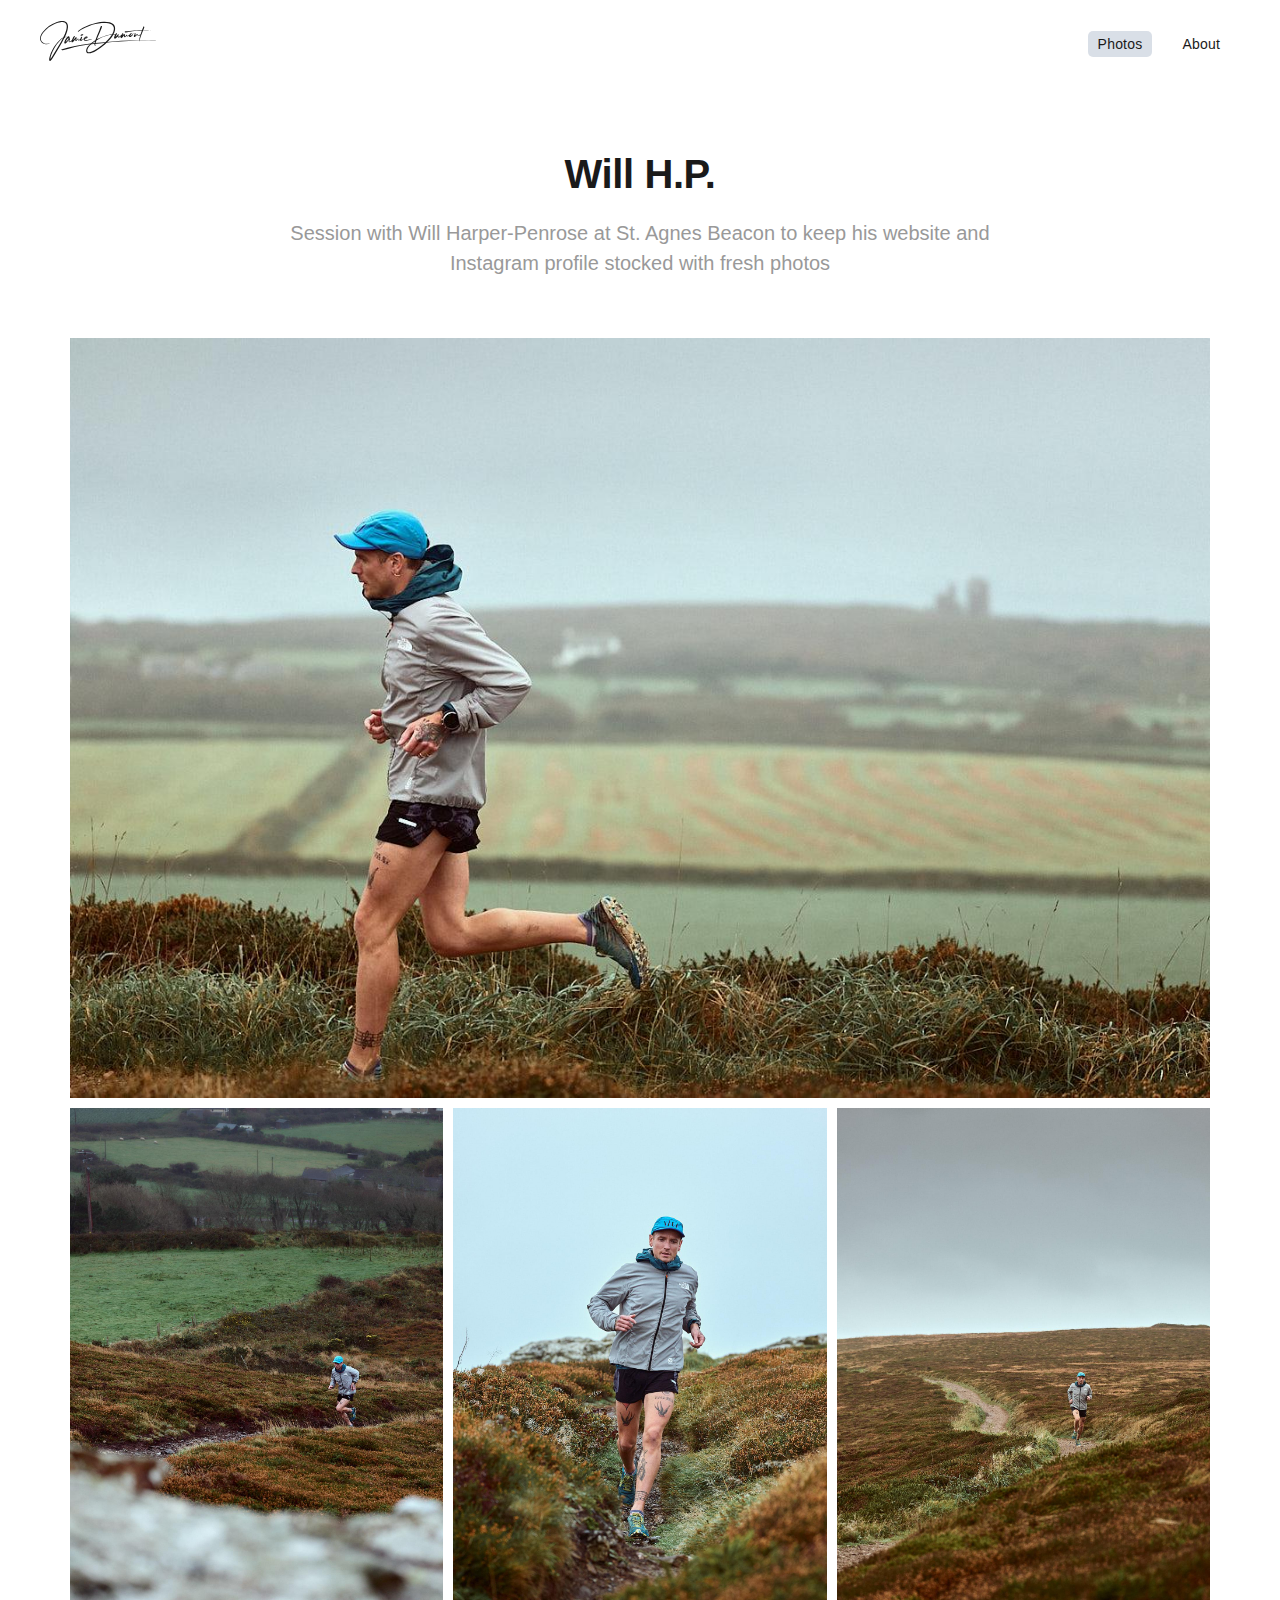
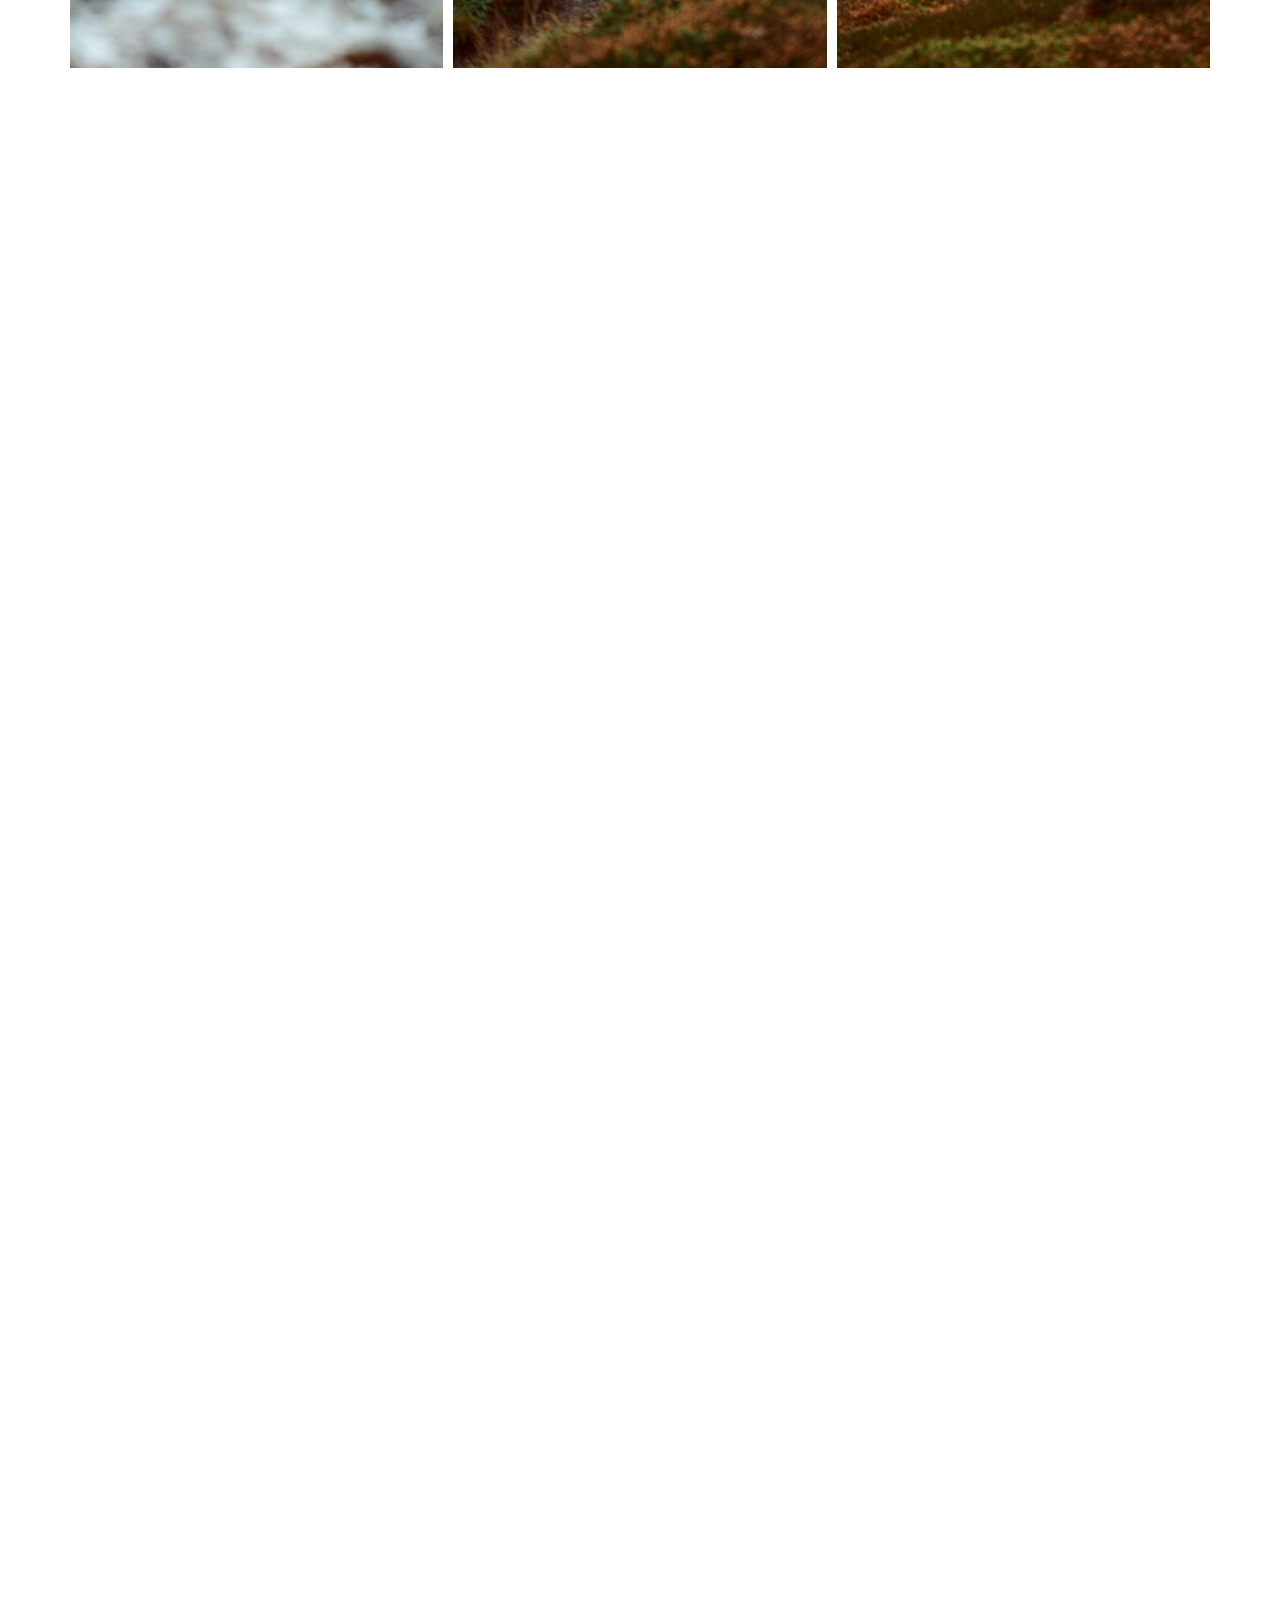
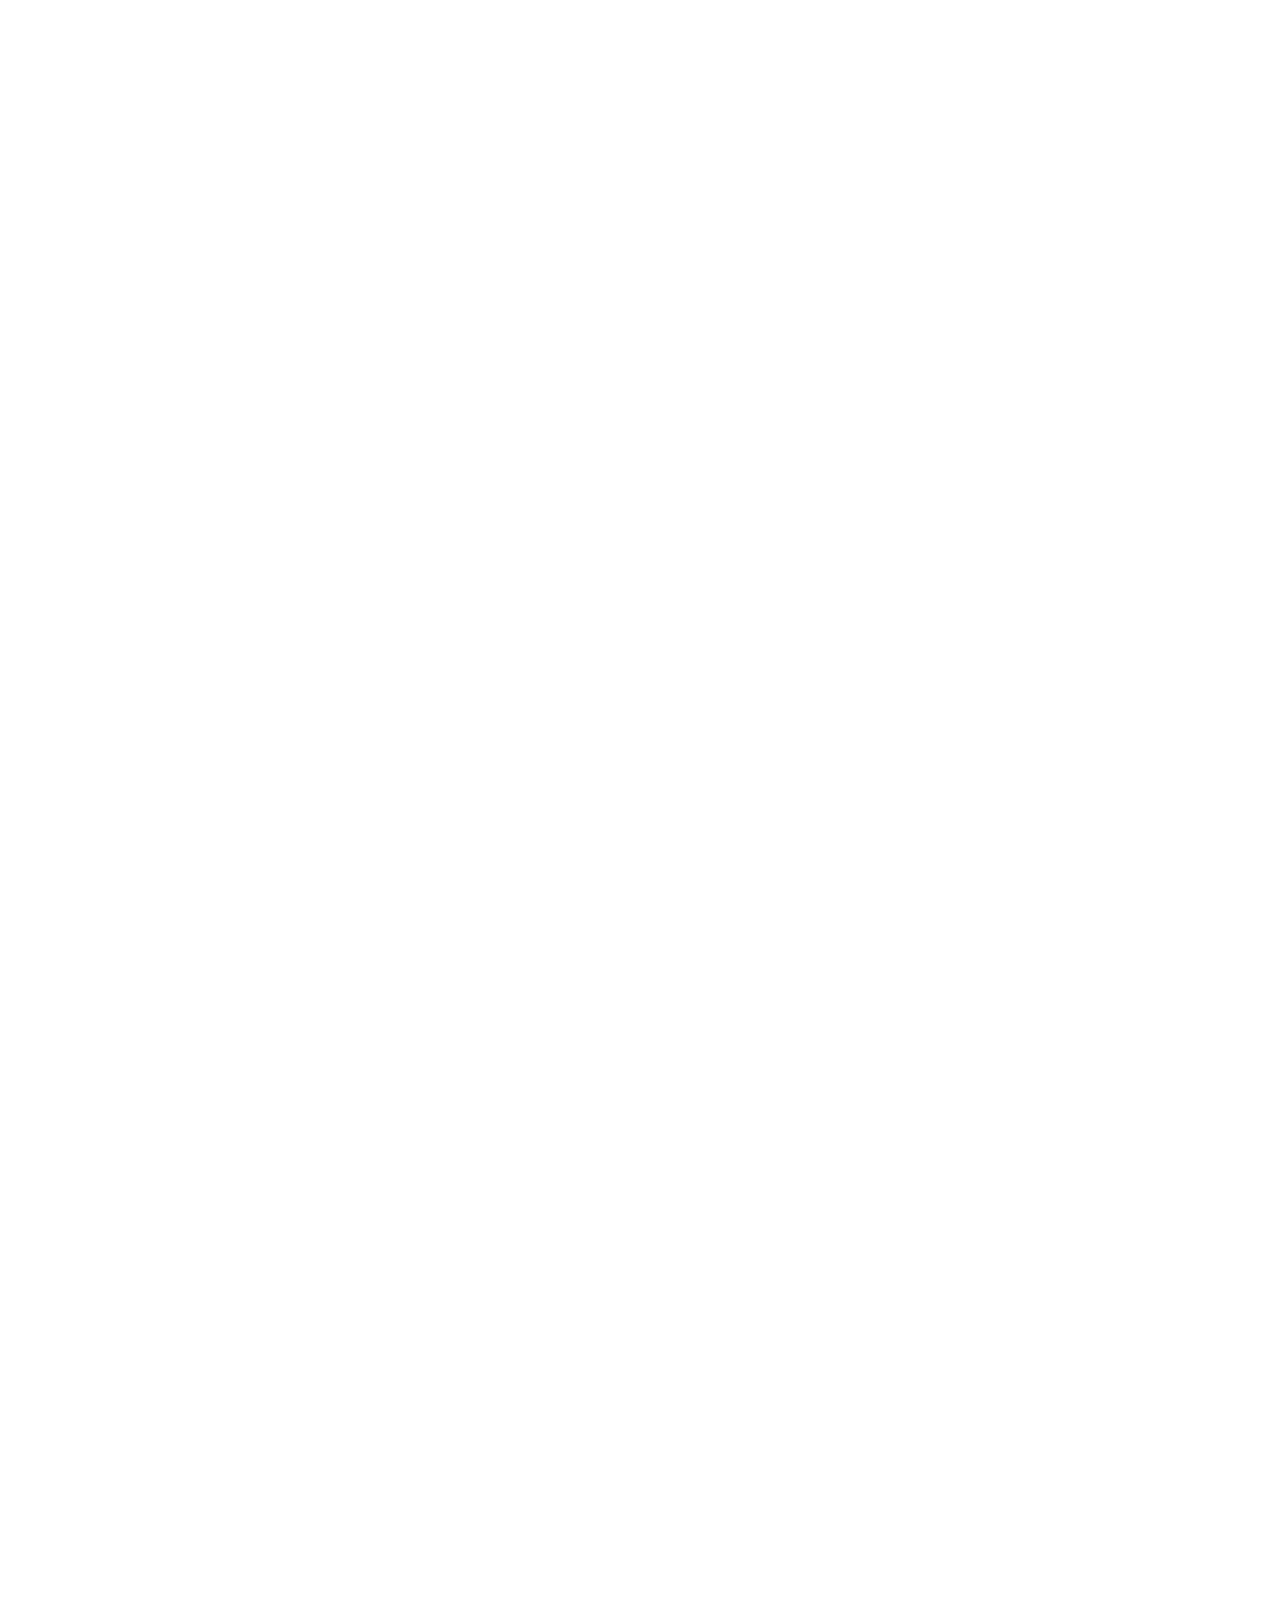
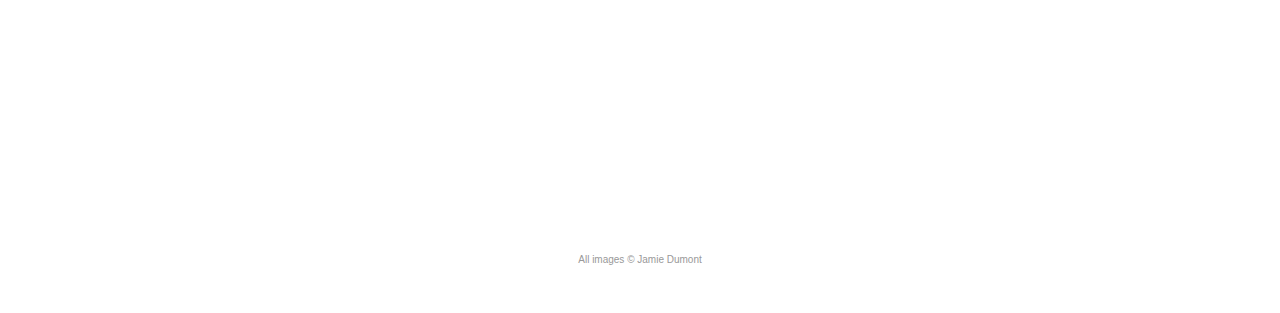
<file: build/will-hp/index.html>
<!DOCTYPE html>
<html lang="en">
<head>
  <meta charset="UTF-8">
  <meta name="viewport" content="width=device-width, initial-scale=1">
  
  <!-- Page metadata -->
  <title>Will H.P. &middot Jamie Dumont Photography</title>
  <meta name="description" content="Session with Will Harper-Penrose at St. Agnes Beacon to keep his website and Instagram profile stocked with fresh photos">
  <meta property="og:title" content="Will H.P. &middot Jamie Dumont Photography">
  <meta property="og:description" content="Session with Will Harper-Penrose at St. Agnes Beacon to keep his website and Instagram profile stocked with fresh photos">
  <meta property="og:image" content="https://jamiedumont.photography/will-hp/images/1280w/20211114-WORK-2021-11-14--WILL-AT-THE-BEACON 271.jpg">
  <meta property="og:image:alt" content="Will Harper Penrose running at The Beacon, St. Agnes">
  <meta property="og:locale" content="en_GB">
  <meta property="og:type" content="website">
  <meta name="twitter:card" content="summary_large_image">
  <meta property="og:url" content="https://jamiedumont.photography/will-hp/">
  <link rel="canonical" href="https://jamiedumont.photography/will-hp/">
  
  <link rel="icon" href="/assets/favicon.svg" type="image/svg+xml">
  <link rel="stylesheet" href="/css/styles.css"> 
  <link rel="stylesheet" href="/js/vendor/photoswipe/5.2.4/photoswipe.css">
  
  <!-- Fathom - beautiful, simple website analytics -->
  <script src="https://cdn.usefathom.com/script.js" data-site="RZGBHNQN" defer></script>
  <!-- / Fathom -->
</head>

<body class="site">
    <header class="site-header">
        <div class="navbar">
          <div class="navbar-left">
            <a class="logo" href="/">
              <svg viewBox="0 0 641 221" xmlns="http://www.w3.org/2000/svg">
                  <g fill="currentColor">
                      <path d="M508.571 75.92c-.063.095-.135.186-.205.28-1.494 1.978-6.708 5.294-9.71 6.06.747-2.238 1.681-4.236 3.008-6.018 1.302-1.748 2.841-3.342 4.448-5.203.935.838 1.683 1.41 2.299 2.087.852.936.85 1.736.16 2.793m-112.64 1.233c-5.986 9.644-13.129 18.506-21.031 26.822-21.471 22.599-45.897 41.912-73.536 57.612-5.957 3.383-12.137 6.382-18.674 8.683-3.639 1.28-7.348 2.322-11.269 2.442a18.32 18.32 0 0 1-3.433-.198c-3.374-.54-5.511-2.411-6.447-5.494-.858-2.821-.51-5.62.199-8.401 1.211-4.743 3.527-9.031 6.265-13.135 4.617-6.922 10.36-12.97 16.631-18.594 5.78-5.183 11.973-9.906 18.44-14.315.288-.196.589-.377.884-.565l.319.164c-.222.81-.448 1.618-.664 2.428-1.202 4.505-2.584 8.984-2.861 13.652a12.726 12.726 0 0 0 .31 3.7c.823 3.406 3.763 4.446 6.901 2.535 1.386-.844 2.295-1.733 2.925-2.998-.975.34-1.745.592-2.499.877-2.928 1.109-3.739.619-3.228-2.314.524-3.011 1.215-6.016 2.127-8.943 1.371-4.403 3.025-8.728 4.499-13.103.353-1.048 1.012-1.724 1.972-2.304 21.078-12.728 43.689-22.164 68.086-27.727 4.639-1.058 9.361-1.796 14.046-2.673.279-.052.573-.033 1.141-.06-.434.753-.751 1.341-1.103 1.91m174.908-27.586c.878-2.152 1.688-4.036 2.417-5.946.975-2.56 1.938-5.127 2.798-7.723.279-.84.356-1.793.276-2.675-.119-1.31-1.138-2.238-2.394-2.458-1.381-.242-2.615.333-3.313 1.567-.168.297-.281.625-.402.945-1.925 5.072-3.845 10.145-5.778 15.214-.156.41-.395.793-.603 1.204-.452.021-.812.045-1.172.055-13.685.386-27.341 1.17-40.945 2.646-8.299.901-16.59 1.877-24.897 2.71-6.921.694-13.858 1.25-20.792 1.813-1.441.118-2.904-.039-4.356.005-2.085.063-3.5 1.264-3.564 2.94-.064 1.704 1.21 3.034 3.276 3.2 1.256.098 2.55.058 3.799-.109 4.433-.594 8.87-1.188 13.277-1.928 14.775-2.482 29.523-5.107 44.42-6.914 9.677-1.174 19.387-1.908 29.13-2.313.29-.01.583.03.951.05-.028.281-.007.51-.076.711a5568.34 5568.34 0 0 1-7.266 21.56c-.137.401-.409.903-.772 1.074a249.775 249.775 0 0 1-7.994 3.611c-1.361.586-2.631.204-3.698-.686-.626-.522-1.169-1.142-1.689-1.763-.447-.533-.782-1.147-1.211-1.695-1.455-1.86-3.151-2.345-5.394-1.359a17.636 17.636 0 0 0-3.517 2.076c-1.737 1.32-3.349 2.783-5.022 4.177-.277.231-.596.418-.896.625.041-.916.299-1.658.615-2.378.644-1.467 1.358-2.908 1.969-4.387.346-.84.664-1.719.784-2.605.302-2.242-.822-3.45-3.214-3.595a17.147 17.147 0 0 0-1.452-.005c-4.855.128-9.651.711-14.412 1.59-1.121.206-2.262.32-3.305.462-2.366-2.34-4.042-2.46-6.648-.446a15.201 15.201 0 0 0-2.514 2.438c-.947 1.17-1.95 2.374-2.527 3.715-.931 2.162-2.559 3.481-4.738 4.382-1.328.548-2.614 1.185-3.946 1.721-.662.266-1.375.453-2.084.575-2.018.347-2.766-.21-2.992-2.153-.032-.282-.043-.566-.071-.848-.095-.935-.282-1.837-1.417-2.15-1.043-.288-1.717.3-2.339.96-1.081 1.148-2.15 2.306-3.252 3.438a95.618 95.618 0 0 1-3.122 3.084c-.448.42-1.006.736-1.795 1.301.007-.833-.009-1.317.017-1.798.124-2.263.348-4.525.361-6.788.011-1.688-.398-3.345-2.291-4.116-1.802-.735-3.356.006-4.65 1.112-1.873 1.602-3.627 3.326-5.434 4.997-.335.308-.679.607-1.019.911.065-.9.407-1.613.717-2.337.858-1.997 1.75-3.982 2.527-6.006a6.957 6.957 0 0 0 .456-2.495c-.009-1.672-1.524-2.432-3.01-1.492a6.362 6.362 0 0 0-1.849 1.834c-1.561 2.36-3.018 4.778-4.523 7.17-.368.582-.675 1.232-1.17 1.705-3.143 2.997-6.436 5.84-10.173 8.19a12.11 12.11 0 0 1-2.403 1.183c-1.653.58-2.831.057-3.469-1.503-.234-.57-.439-1.225-.378-1.816.16-1.567.378-3.14.754-4.673.283-1.15.893-2.227 1.269-3.362.386-1.162-.004-2.153-.933-2.694-.916-.534-2.062-.415-2.989.416-.608.545-1.122 1.186-1.654 1.802-3.503 4.054-6.995 8.117-10.505 12.166-.399.46-.886.852-1.333 1.275a1.512 1.512 0 0 1-.014-1.09 65.478 65.478 0 0 1 6.187-13.394c.537-.886 1.227-1.69 1.75-2.583.752-1.283.584-2.542-.351-3.465-.941-.928-2.564-1.22-3.836-.425-1.032.647-1.9 1.555-2.741 2.43-.637.662-1.117 1.456-1.612 2.12-3.302-.195-6.458-.379-9.726-.57.158-.426.243-.69.352-.947 1.453-3.42 3.076-6.789 4.329-10.273 2.649-7.366 4.13-14.915 3.341-22.74-1.034-10.255-6.151-18.227-15.273-23.95-4.773-2.997-10.005-5.057-15.519-6.502-10.782-2.824-21.816-3.46-32.936-3.16-12.69.341-25.219 1.967-37.589 4.583-27.055 5.721-52.629 15.053-76.71 27.94-7.579 4.054-14.876 8.524-21.464 13.922-1.726 1.415-3.307 2.992-4.874 4.564-.56.563-.985 1.3-1.285 2.023-.36.871.022 1.673.756 2.06.801.422 1.342.032 1.922-.454 4.79-4.017 9.921-7.62 15.326-10.875 14.157-8.525 29.215-15.373 44.867-21.114 22.323-8.187 45.262-14.027 69.237-15.915 11.693-.92 23.351-.86 34.919 1.226 7.014 1.265 13.7 3.37 19.666 7.163 5.681 3.61 9.565 8.428 11.222 14.738 1.22 4.647 1.174 9.326.426 14.018-1.322 8.281-4.545 15.957-8.525 23.394-.418.782-1.019.974-1.858 1.071-9.452 1.096-18.708 3.071-27.85 5.54-18.521 5-36.162 11.94-52.832 21.02-.429.234-.904.397-1.594.695.285-.773.446-1.256.639-1.727 2.42-5.929 4.793-11.876 7.28-17.78 4.862-11.547 9.848-23.048 14.657-34.614 1.688-4.06 3.035-8.248 4.47-12.398.351-1.013.559-2.1.615-3.164.081-1.545-.973-2.839-2.414-3.247-1.55-.439-3.134.152-4.051 1.542-.252.383-.448.803-.633 1.221-.604 1.361-1.252 2.708-1.771 4.097-1.558 4.168-3.256 8.304-4.515 12.552-.713 2.406-1.435 4.786-2.434 7.097-.34.788-.674 1.58-1.016 2.366-6.852 15.811-13.392 31.73-18.922 47.998-.324.955-.954 1.506-1.787 2.017-8.116 4.977-15.869 10.405-23.068 16.505-7.166 6.07-13.684 12.68-18.94 20.315-3.199 4.645-5.863 9.527-7.264 14.94-.864 3.339-1.233 6.707-.425 10.105 1.336 5.619 4.913 9.265 10.956 10.565 1.692.364 3.48.474 5.222.463 5.289-.038 10.269-1.462 15.134-3.262 8.421-3.118 16.276-7.26 23.925-11.757 17.132-10.073 32.899-21.805 47.768-34.613 10.893-9.383 21.05-19.414 30.18-30.336 6.17-7.38 11.779-15.11 16.361-23.46.474-.868 1.03-1.283 2.085-1.26 2.419.05 4.84.014 7.26.034.382.003.763.112 1.34.203-.396.772-.71 1.373-1.014 1.977-2.093 4.161-4.071 8.372-4.963 12.922-.289 1.473-.363 3.073-.077 4.537.64 3.278 3.948 4.898 7.197 3.51 1.499-.642 2.96-1.626 4.058-2.773 2.175-2.273 4.09-4.763 6.099-7.174.441-.53.823-1.103 1.383-1.86.226.46.342.654.422.861 1.856 4.83 5.775 6.184 10.466 3.596.728-.4 1.444-.842 2.09-1.35 1.342-1.057 2.632-2.172 3.946-3.26.334-.276.681-.539 1.127-.89-.39 1.888-.851 3.583-1.067 5.305-.285 2.261.614 3.862 2.315 4.568 1.705.71 3.474.221 5.184-1.46.5-.493.97-1.016 1.41-1.555.955-1.172 1.885-2.362 2.82-3.548 1.869-2.372 3.727-4.752 5.608-7.115.255-.32.618-.567 1.103-1-.034 1.811-.155 3.34-.06 4.858.067 1.058.272 2.16.693 3.135.932 2.16 3.198 2.94 5.376 1.836 1.042-.528 2.007-1.287 2.807-2.11 1.3-1.34 2.433-2.82 3.641-4.238.321-.377.655-.745.958-1.088.721.828 1.256 1.681 2.022 2.272 1.718 1.324 3.773 1.26 5.691.575 1.908-.68 3.684-1.687 5.517-2.552.403-.19.801-.392 1.307-.64.002.953-.064 1.744.016 2.521.339 3.252 3.137 5.182 6.528 4.47.993-.209 1.99-.533 2.892-.972 3.647-1.778 6.748-4.198 9.264-7.247a11.443 11.443 0 0 0 1.404-2.176c1.25-2.512.767-4.743-1.374-6.632-.55-.485-1.127-.944-1.852-1.549 1.185-.18 2.121-.363 3.065-.46 3.308-.339 6.617-.675 9.93-.955 1.129-.094 2.276-.03 3.548.556-.729 1.147-1.367 2.218-2.075 3.247-1.746 2.536-3.4 5.13-4.068 8.112-.33 1.473-.526 3.05-.342 4.531.402 3.241 3.547 4.37 6.254 2.344.845-.634 1.559-1.42 2.329-2.143 2.31-2.165 4.593-4.355 6.941-6.483.712-.647 1.596-1.128 2.445-1.715.702.828 1.232 1.516 1.829 2.148 2.621 2.78 5.884 3.484 9.512 2.028.997-.4 1.963-.889 2.891-1.417 1.129-.642 2.203-1.368 3.622-2.259-.251.921-.404 1.556-.597 2.181-2.287 7.405-4.494 14.828-5.72 22.47-.502 3.137-1.027 6.28-.678 9.472.034.32.219.623.425 1.178 6.141-21.092 13.613-41.416 22.181-61.556 5.117-.04 10.196-.13 15.274-.105 5.145.026 10.292.08 15.431.278 4.986.192 9.965.581 14.946.884-14.748-2.863-29.708-2.974-44.894-2.936"/>
                      <path d="M156.695 100.682c-.027.511-.272 1.116-.636 1.491-4.268 4.402-8.575 8.77-12.882 13.14-.441.447-.945.84-1.491 1.321-.335-3.529 9.118-20.52 15.059-24.658.054.87.132 1.477.123 2.084-.033 2.208-.057 4.417-.173 6.622m101.359-10.819c-.764 1.483-4.18 3.605-7.411 4.5 1.951-2.139 4.214-3.879 7.411-4.5m-.333 18.895c10.756-1.9 21.065-5.124 31.057-9.27.298-.124.563-.319.844-.48-.477-.204-.881-.236-1.261-.16-1.835.355-3.672.71-5.495 1.12-7.116 1.6-14.177 3.438-21.442 4.402-3.423.454-6.858.753-10.302.137-4.341-.777-5.369-2.765-3.311-6.413.052-.094.17-.156.176-.162 5.596-.152 9.987-2.652 14.087-5.775.139-.106.251-.246.363-.38 1.481-1.763 1.159-4.065-.768-5.394-1.28-.884-2.749-1.144-4.301-1.052-2.098.125-4.019.793-5.822 1.765-3.544 1.91-6.322 4.533-8.353 7.861-.321.526-.698 1.096-1.208 1.434a845.6 845.6 0 0 1-11.344 7.356c-.885.565-1.854 1.017-3.027 1.652.074-.673.049-1.066.166-1.418.573-1.73 1.133-3.467 1.792-5.169.826-2.13 1.794-4.212 2.6-6.347a7.645 7.645 0 0 0 .494-2.647c-.001-1.109-.703-1.922-1.83-2.308-1.203-.412-2.304-.148-3.13.75-.465.504-.826 1.122-1.108 1.738-.975 2.136-1.9 4.292-2.835 6.444-1.444 3.324-3.933 5.801-7.128 7.701-.355.211-.75.373-1.144.513-1.713.607-2.629.208-3.155-1.465-.236-.752-.283-1.557-.407-2.339-.133-.839-.157-1.708-.405-2.516-.431-1.404-1.756-1.745-2.96-.798-.505.397-.918.9-1.357 1.368-1.874 2.003-3.734 4.018-5.621 6.01-.383.403-.867.722-1.543 1.276.06-.705.058-1.087.129-1.457.696-3.68 1.425-7.357 2.093-11.043.129-.709.183-1.487.01-2.176-.428-1.7-2.176-2.405-3.829-1.585-.577.287-1.105.703-1.567 1.141-1.362 1.29-2.781 2.542-3.993 3.95-2.623 3.041-5.13 6.17-7.686 9.263-.384.464-.773.926-1.16 1.39l-.276-.166c.063-.2.111-.407.191-.602 2.275-5.555 4.481-11.137 7.532-16.38.402-.69.768-1.426.973-2.182.306-1.126-.224-2.234-1.206-2.807-1.026-.598-2.114-.604-3.077.04-.675.451-1.334 1.025-1.761 1.68-1.353 2.076-2.784 4.137-3.838 6.348-2.07 4.344-3.892 8.791-5.851 13.181-.32.716-.663 1.53-1.259 2.01-2.383 1.917-4.819 3.786-7.345 5.534-1.048.725-2.334 1.202-3.58 1.605-1.181.383-1.882-.058-2.111-1.198-.131-.654-.191-1.383-.019-2.015a146.31 146.31 0 0 1 2.071-6.855c.476-1.46 1.158-2.867 1.578-4.34.582-2.042-.075-2.897-2.306-3.326-.093-.019-.161-.154-.325-.32 0-1.779.25-3.679-.047-5.5-.934-5.728-6.153-7.572-10.919-3.86-1.707 1.328-3.24 2.906-4.623 4.54a69.075 69.075 0 0 0-11.378 18.88c-.913 2.265-1.585 4.647-2.043 7.031-.281 1.46-.199 3.081.165 4.532.775 3.092 3.879 4.23 6.789 2.576a14.076 14.076 0 0 0 3.064-2.373c2-2.049 3.909-4.176 5.794-6.319 2.656-3.019 5.247-6.088 7.889-9.117.373-.426.626-1.107 1.605-.989-.144.56-.298 1.036-.386 1.524-.282 1.56-.744 3.12-.77 4.684-.08 4.84 3.685 7.091 8.258 4.854 2.229-1.09 4.191-2.66 6.268-4.02.414-.272.801-.58 1.351-.982-.066 1.091-.218 1.942-.152 2.777.258 3.276 3.383 4.846 6.404 3.17a11.562 11.562 0 0 0 2.903-2.28 101.88 101.88 0 0 0 5.154-6.147c2.166-2.799 4.213-5.679 6.324-8.515.251-.337.582-.62 1.135-1.2-.199 1.326-.363 2.27-.475 3.218-.112.957-.233 1.92-.237 2.88-.003 1.071-.03 2.176.221 3.21.612 2.53 2.985 3.235 5.088 1.56a13.614 13.614 0 0 0 1.876-1.842c1.545-1.819 3.039-3.675 4.558-5.512.353-.428.727-.84 1.288-1.487.113 1.01.138 1.725.281 2.42.824 4.016 4.156 5.56 7.975 3.607 1.254-.642 2.336-1.593 3.448-2.458.398-.31.652-.78.972-1.178.364 1.033.354 1.865.478 2.68.491 3.232 3.338 4.748 6.535 3.415a14.809 14.809 0 0 0 3.229-1.87c2.771-2.108 5.464-4.304 8.19-6.465.441-.35.888-.694 1.288-1.007.196.116.284.141.287.174.036.337.066.675.082 1.014.124 2.511 1.373 4.416 3.574 5.802 1.431.901 3.025 1.396 4.718 1.662 2.728.427 5.441.261 8.129-.213M228.824 81.386c2.371-.833 4.732-1.708 7.021-2.718.94-.415 1.861-1.106 2.473-1.889 1.162-1.488.379-2.936-1.562-3.16-.416-.048-.844-.007-1.265-.007-3.159.155-6.224.77-9.12 1.954-2.047.837-2.862 2.641-2.123 4.276.722 1.6 2.526 2.264 4.576 1.544M125.777 96.216c-6.573 12.83-13.665 25.41-20.913 37.914-13.14 22.667-26.616 45.154-41.022 67.144-1.677 2.56-3.429 5.078-5.158 7.608-.308.45-.676.867-1.016 1.299l-.343-.1c.04-.592.064-1.186.125-1.777.702-6.858 2.431-13.518 4.552-20.091 9.043-28.027 23.987-53.013 44.302-75.226 5.68-6.208 11.613-12.18 18.374-17.385.508-.39 1.038-.755 1.849-.972-.249.53-.483 1.065-.75 1.586m12.102-5.01c1.157-.89 2.326-1.77 3.52-2.618 1.196-.84 2.405-1.674 3.663-2.426 1.267-.727 2.538-1.496 4.025-1.785-.754-.037-1.542.058-2.286.231-.758.154-1.489.374-2.226.593-1.465.453-2.889.992-4.31 1.544-.835.33-1.662.674-2.487 1.024 4.471-9.368 8.513-18.899 11.707-28.747 2.559-7.886 4.515-15.887 5.003-24.145.371-6.278-.122-12.46-2.544-18.41-3.048-7.485-8.612-12.459-16.8-14.829-6.369-1.844-12.88-1.92-19.43-1.258-8.782.89-17.249 3.031-25.465 5.994-29.993 10.814-54.482 28.462-73.82 52.428-4.61 5.713-8.564 11.816-11.627 18.396-2.93 6.293-4.939 12.798-4.795 19.74.145 6.958 2.285 13.3 7.113 18.685 6.557 7.313 15.043 11.254 25.138 12.148 7.56.67 14.65-1.114 21.494-3.951.421-.174.788-.465 1.18-.702l-.082-.391c-.457.03-.93.003-1.37.103a526.715 526.715 0 0 0-6.682 1.578c-7.376 1.776-14.71 1.955-21.983-.477-13.557-4.532-21.297-15.56-20.35-28.96.287-4.057 1.396-7.927 2.897-11.715 2.998-7.563 7.416-14.388 12.61-20.766 16.893-20.747 38.08-36.476 63.473-47.206 9.583-4.049 19.518-7.099 29.957-8.54 5.783-.798 11.573-.999 17.34.17 7.546 1.526 12.671 5.604 15.11 12.54 1.263 3.591 1.776 7.281 1.813 11.044.062 6.335-.981 12.541-2.58 18.672-3.707 14.218-9.683 27.654-16.215 40.892-.284.575-.827 1.135-1.403 1.473-7.705 4.516-14.485 10.071-20.641 16.284-14.908 15.046-27.533 31.603-37.318 50.005-6.92 13.017-12.87 26.389-16.606 40.548-1.176 4.46-2.182 8.963-2.2 13.587a21.004 21.004 0 0 0 .465 4.382c.41 1.944 1.505 3.497 3.714 3.996 2.127.48 3.784-.436 5.16-1.838a20.486 20.486 0 0 0 2.112-2.548c2.434-3.453 4.9-6.89 7.22-10.408 12.345-18.716 23.914-37.852 35.241-57.118 9.896-16.832 19.623-33.749 28.448-51.103a463.87 463.87 0 0 0 1.905-3.797c.949-.779 1.928-1.56 2.912-2.32M636.893 105.002c-16.24.61-32.611.42-48.87.751-30.491.622-60.976 1.403-91.447 2.508-31.685 1.15-63.406 2.521-94.967 4.991-20.539 1.607-41.027 3.635-61.527 5.488-23.388 2.114-46.836 4.047-70.081 6.907-25.864 3.183-51.287 7.922-76.506 13.07-25.705 5.245-50.986 11.21-75.84 18.218-3.004.847 5.108 5.752 8.413 4.811 43.57-12.405 88.06-23.89 134.166-30.523 23.097-3.323 46.485-5.399 69.837-7.51 22.675-2.049 45.309-5.497 67.997-7.467 61.481-5.339 123.714-6.635 185.505-8.392 12.501-.356 25-.738 37.499-1.137 6.173-.197 12.41-.33 18.536-.999 1.889-.206-1.561-.759-2.715-.716"/>
                  </g>
              </svg>
              
            </a>
          </div>
    
          <nav class="main-nav">
            <ul class="nav-list u-plain-list">
              <li class="menu-item menu-item-current"><a class="menu-item-link" href="/">Photos</a></li>
              <li class="menu-item "><a class="menu-item-link" href="/about/">About</a></li>
            </ul>
          </nav>
        </div>
      </header>
  

  <div class="site-content">
    <div class="content-area">
        <main id="gallery" class="site-main">
          <article class="single">
            <header class="post-header container large">
              <h1 class="post-title">Will H.P.</h1>
            </header>
            
            <div class="post-excerpt container medium">
              Session with Will Harper-Penrose at St. Agnes Beacon to keep his website and Instagram profile stocked with fresh photos
            </div>
            
            <div class="post-content gh-content kg-canvas">
              <figure class="image wider">
                <a style="flex: 1.5;" class="gallery-image"
                                                                                data-pswp-width="2560" 
                                                                                data-pswp-height="1707"
                                                                                href="images/2560w/20211114-WORK-2021-11-14--WILL-AT-THE-BEACON 271.jpg"
                                                                                target="_blank">
                                                                                    <picture>
                                                                                      <source srcset="images/640w/20211114-WORK-2021-11-14--WILL-AT-THE-BEACON 271.webp 640w, images/1280w/20211114-WORK-2021-11-14--WILL-AT-THE-BEACON 271.webp 1280w, images/2560w/20211114-WORK-2021-11-14--WILL-AT-THE-BEACON 271.webp 2560w" type="image/webp">
                                                                                      <img srcset="images/640w/20211114-WORK-2021-11-14--WILL-AT-THE-BEACON 271.jpg 640w, images/1280w/20211114-WORK-2021-11-14--WILL-AT-THE-BEACON 271.jpg 1280w, images/2560w/20211114-WORK-2021-11-14--WILL-AT-THE-BEACON 271.jpg 2560w" src="images/1280w/20211114-WORK-2021-11-14--WILL-AT-THE-BEACON 271.jpg" alt="Will Harper Penrose running at The Beacon, St. Agnes" loading="lazy" decoding="async">
                                                                                    </picture>
                                                                                </a>
              </figure>
              
              <figure class="wider">
                  <div class="image-row">
                    <a style="flex: 0.6667;" class="gallery-image"
                                                                                                    data-pswp-width="2560" 
                                                                                                    data-pswp-height="3840"
                                                                                                    href="images/2560w/20211114-WORK-2021-11-14--WILL-AT-THE-BEACON 87.jpg"
                                                                                                    target="_blank">
                                                                                                        <picture>
                                                                                                          <source srcset="images/640w/20211114-WORK-2021-11-14--WILL-AT-THE-BEACON 87.webp 640w, images/1280w/20211114-WORK-2021-11-14--WILL-AT-THE-BEACON 87.webp 1280w, images/2560w/20211114-WORK-2021-11-14--WILL-AT-THE-BEACON 87.webp 2560w" type="image/webp">
                                                                                                          <img srcset="images/640w/20211114-WORK-2021-11-14--WILL-AT-THE-BEACON 87.jpg 640w, images/1280w/20211114-WORK-2021-11-14--WILL-AT-THE-BEACON 87.jpg 1280w, images/2560w/20211114-WORK-2021-11-14--WILL-AT-THE-BEACON 87.jpg 2560w" src="images/1280w/20211114-WORK-2021-11-14--WILL-AT-THE-BEACON 87.jpg" alt="Will Harper Penrose running at The Beacon, St. Agnes" loading="lazy" decoding="async">
                                                                                                        </picture>
                                                                                                    </a>
              
                    <a style="flex: 0.6667;" class="gallery-image"
                                                                                                    data-pswp-width="2560" 
                                                                                                    data-pswp-height="3840"
                                                                                                    href="images/2560w/20211114-WORK-2021-11-14--WILL-AT-THE-BEACON 133.jpg"
                                                                                                    target="_blank">
                                                                                                        <picture>
                                                                                                          <source srcset="images/640w/20211114-WORK-2021-11-14--WILL-AT-THE-BEACON 133.webp 640w, images/1280w/20211114-WORK-2021-11-14--WILL-AT-THE-BEACON 133.webp 1280w, images/2560w/20211114-WORK-2021-11-14--WILL-AT-THE-BEACON 133.webp 2560w" type="image/webp">
                                                                                                          <img srcset="images/640w/20211114-WORK-2021-11-14--WILL-AT-THE-BEACON 133.jpg 640w, images/1280w/20211114-WORK-2021-11-14--WILL-AT-THE-BEACON 133.jpg 1280w, images/2560w/20211114-WORK-2021-11-14--WILL-AT-THE-BEACON 133.jpg 2560w" src="images/1280w/20211114-WORK-2021-11-14--WILL-AT-THE-BEACON 133.jpg" alt="Will Harper Penrose running at The Beacon, St. Agnes" loading="lazy" decoding="async">
                                                                                                        </picture>
                                                                                                    </a>
                    
                    <a style="flex: 0.6667;" class="gallery-image"
                                                                                                    data-pswp-width="2560" 
                                                                                                    data-pswp-height="3840"
                                                                                                    href="images/2560w/20211114-WORK-2021-11-14--WILL-AT-THE-BEACON 186.jpg"
                                                                                                    target="_blank">
                                                                                                        <picture>
                                                                                                          <source srcset="images/640w/20211114-WORK-2021-11-14--WILL-AT-THE-BEACON 186.webp 640w, images/1280w/20211114-WORK-2021-11-14--WILL-AT-THE-BEACON 186.webp 1280w, images/2560w/20211114-WORK-2021-11-14--WILL-AT-THE-BEACON 186.webp 2560w" type="image/webp">
                                                                                                          <img srcset="images/640w/20211114-WORK-2021-11-14--WILL-AT-THE-BEACON 186.jpg 640w, images/1280w/20211114-WORK-2021-11-14--WILL-AT-THE-BEACON 186.jpg 1280w, images/2560w/20211114-WORK-2021-11-14--WILL-AT-THE-BEACON 186.jpg 2560w" src="images/1280w/20211114-WORK-2021-11-14--WILL-AT-THE-BEACON 186.jpg" alt="Will Harper Penrose running at The Beacon, St. Agnes" loading="lazy" decoding="async">
                                                                                                        </picture>
                                                                                                    </a>
                  </div>
              </figure>
              
              <figure class="image wider">
                <a style="flex: 1.5;" class="gallery-image"
                                                                                data-pswp-width="2560" 
                                                                                data-pswp-height="1707"
                                                                                href="images/2560w/20211114-WORK-2021-11-14--WILL-AT-THE-BEACON 426.jpg"
                                                                                target="_blank">
                                                                                    <picture>
                                                                                      <source srcset="images/640w/20211114-WORK-2021-11-14--WILL-AT-THE-BEACON 426.webp 640w, images/1280w/20211114-WORK-2021-11-14--WILL-AT-THE-BEACON 426.webp 1280w, images/2560w/20211114-WORK-2021-11-14--WILL-AT-THE-BEACON 426.webp 2560w" type="image/webp">
                                                                                      <img srcset="images/640w/20211114-WORK-2021-11-14--WILL-AT-THE-BEACON 426.jpg 640w, images/1280w/20211114-WORK-2021-11-14--WILL-AT-THE-BEACON 426.jpg 1280w, images/2560w/20211114-WORK-2021-11-14--WILL-AT-THE-BEACON 426.jpg 2560w" src="images/1280w/20211114-WORK-2021-11-14--WILL-AT-THE-BEACON 426.jpg" alt="Will Harper Penrose running at The Beacon, St. Agnes" loading="lazy" decoding="async">
                                                                                    </picture>
                                                                                </a>
              </figure>
              
              <figure class="wider">
                  <div class="image-row">
                    <a style="flex: 0.6667;" class="gallery-image"
                                                                                                    data-pswp-width="2560" 
                                                                                                    data-pswp-height="3840"
                                                                                                    href="images/2560w/20211114-WORK-2021-11-14--WILL-AT-THE-BEACON 437.jpg"
                                                                                                    target="_blank">
                                                                                                        <picture>
                                                                                                          <source srcset="images/640w/20211114-WORK-2021-11-14--WILL-AT-THE-BEACON 437.webp 640w, images/1280w/20211114-WORK-2021-11-14--WILL-AT-THE-BEACON 437.webp 1280w, images/2560w/20211114-WORK-2021-11-14--WILL-AT-THE-BEACON 437.webp 2560w" type="image/webp">
                                                                                                          <img srcset="images/640w/20211114-WORK-2021-11-14--WILL-AT-THE-BEACON 437.jpg 640w, images/1280w/20211114-WORK-2021-11-14--WILL-AT-THE-BEACON 437.jpg 1280w, images/2560w/20211114-WORK-2021-11-14--WILL-AT-THE-BEACON 437.jpg 2560w" src="images/1280w/20211114-WORK-2021-11-14--WILL-AT-THE-BEACON 437.jpg" alt="Will Harper Penrose running at The Beacon, St. Agnes" loading="lazy" decoding="async">
                                                                                                        </picture>
                                                                                                    </a>
              
                    <a style="flex: 0.6667;" class="gallery-image"
                                                                                                    data-pswp-width="2560" 
                                                                                                    data-pswp-height="3840"
                                                                                                    href="images/2560w/20211114-WORK-2021-11-14--WILL-AT-THE-BEACON 339.jpg"
                                                                                                    target="_blank">
                                                                                                        <picture>
                                                                                                          <source srcset="images/640w/20211114-WORK-2021-11-14--WILL-AT-THE-BEACON 339.webp 640w, images/1280w/20211114-WORK-2021-11-14--WILL-AT-THE-BEACON 339.webp 1280w, images/2560w/20211114-WORK-2021-11-14--WILL-AT-THE-BEACON 339.webp 2560w" type="image/webp">
                                                                                                          <img srcset="images/640w/20211114-WORK-2021-11-14--WILL-AT-THE-BEACON 339.jpg 640w, images/1280w/20211114-WORK-2021-11-14--WILL-AT-THE-BEACON 339.jpg 1280w, images/2560w/20211114-WORK-2021-11-14--WILL-AT-THE-BEACON 339.jpg 2560w" src="images/1280w/20211114-WORK-2021-11-14--WILL-AT-THE-BEACON 339.jpg" alt="Will Harper Penrose running at The Beacon, St. Agnes" loading="lazy" decoding="async">
                                                                                                        </picture>
                                                                                                    </a>
                  </div>
              </figure>
              
              <figure class="wider">
                  <div class="image-row">
                    <a style="flex: 1.5;" class="gallery-image"
                                                                                                    data-pswp-width="2560" 
                                                                                                    data-pswp-height="1707"
                                                                                                    href="images/2560w/20211114-WORK-2021-11-14--WILL-AT-THE-BEACON 455.jpg"
                                                                                                    target="_blank">
                                                                                                        <picture>
                                                                                                          <source srcset="images/640w/20211114-WORK-2021-11-14--WILL-AT-THE-BEACON 455.webp 640w, images/1280w/20211114-WORK-2021-11-14--WILL-AT-THE-BEACON 455.webp 1280w, images/2560w/20211114-WORK-2021-11-14--WILL-AT-THE-BEACON 455.webp 2560w" type="image/webp">
                                                                                                          <img srcset="images/640w/20211114-WORK-2021-11-14--WILL-AT-THE-BEACON 455.jpg 640w, images/1280w/20211114-WORK-2021-11-14--WILL-AT-THE-BEACON 455.jpg 1280w, images/2560w/20211114-WORK-2021-11-14--WILL-AT-THE-BEACON 455.jpg 2560w" src="images/1280w/20211114-WORK-2021-11-14--WILL-AT-THE-BEACON 455.jpg" alt="Will Harper Penrose running at The Beacon, St. Agnes" loading="lazy" decoding="async">
                                                                                                        </picture>
                                                                                                    </a>
              
                    <a style="flex: 0.6667;" class="gallery-image"
                                                                                                    data-pswp-width="2560" 
                                                                                                    data-pswp-height="3840"
                                                                                                    href="images/2560w/20211114-WORK-2021-11-14--WILL-AT-THE-BEACON 504.jpg"
                                                                                                    target="_blank">
                                                                                                        <picture>
                                                                                                          <source srcset="images/640w/20211114-WORK-2021-11-14--WILL-AT-THE-BEACON 504.webp 640w, images/1280w/20211114-WORK-2021-11-14--WILL-AT-THE-BEACON 504.webp 1280w, images/2560w/20211114-WORK-2021-11-14--WILL-AT-THE-BEACON 504.webp 2560w" type="image/webp">
                                                                                                          <img srcset="images/640w/20211114-WORK-2021-11-14--WILL-AT-THE-BEACON 504.jpg 640w, images/1280w/20211114-WORK-2021-11-14--WILL-AT-THE-BEACON 504.jpg 1280w, images/2560w/20211114-WORK-2021-11-14--WILL-AT-THE-BEACON 504.jpg 2560w" src="images/1280w/20211114-WORK-2021-11-14--WILL-AT-THE-BEACON 504.jpg" alt="Will Harper Penrose running at The Beacon, St. Agnes" loading="lazy" decoding="async">
                                                                                                        </picture>
                                                                                                    </a>
                  </div>
              </figure>
              
              <figure class="image">
                <a style="flex: 0.6667;" class="gallery-image"
                                                                                data-pswp-width="2560" 
                                                                                data-pswp-height="3840"
                                                                                href="images/2560w/20211114-WORK-2021-11-14--WILL-AT-THE-BEACON 495.jpg"
                                                                                target="_blank">
                                                                                    <picture>
                                                                                      <source srcset="images/640w/20211114-WORK-2021-11-14--WILL-AT-THE-BEACON 495.webp 640w, images/1280w/20211114-WORK-2021-11-14--WILL-AT-THE-BEACON 495.webp 1280w, images/2560w/20211114-WORK-2021-11-14--WILL-AT-THE-BEACON 495.webp 2560w" type="image/webp">
                                                                                      <img srcset="images/640w/20211114-WORK-2021-11-14--WILL-AT-THE-BEACON 495.jpg 640w, images/1280w/20211114-WORK-2021-11-14--WILL-AT-THE-BEACON 495.jpg 1280w, images/2560w/20211114-WORK-2021-11-14--WILL-AT-THE-BEACON 495.jpg 2560w" src="images/1280w/20211114-WORK-2021-11-14--WILL-AT-THE-BEACON 495.jpg" alt="Will Harper Penrose running at The Beacon, St. Agnes" loading="lazy" decoding="async">
                                                                                    </picture>
                                                                                </a>
              </figure>
            </div>
          </article>
        </main>
    </div>
  </div>
  
  <footer class="site-footer">
    <div class="container">
      <div class="copyright">
        All images &copy; Jamie Dumont
      </div>
    </div>
  </footer>
  
  <script src="/js/photoswipe.js"></script>
</body>
</html>
</file>
<file: js/vendor/photoswipe/5.2.4/photoswipe.css>
/*! PhotoSwipe main CSS by Dmytro Semenov | photoswipe.com */

.pswp {
  --pswp-bg: #000;
  --pswp-placeholder-bg: #222;
  

  --pswp-root-z-index: 100000;
  
  --pswp-preloader-color: rgba(79, 79, 79, 0.4);
  --pswp-preloader-color-secondary: rgba(255, 255, 255, 0.9);
  
  /* defined via js:
  --pswp-transition-duration: 333ms; */
  
  --pswp-icon-color: #fff;
  --pswp-icon-color-secondary: #4f4f4f;
  --pswp-icon-stroke-color: #4f4f4f;
  --pswp-icon-stroke-width: 2px;

  --pswp-error-text-color: var(--pswp-icon-color);
}


/*
	Styles for basic PhotoSwipe (pswp) functionality (sliding area, open/close transitions)
*/

.pswp {
	position: fixed;
	z-index: var(--pswp-root-z-index);
	display: none;
	touch-action: none;
	outline: 0;
	opacity: 0.003;
	contain: layout style size;
	-webkit-tap-highlight-color: rgba(0, 0, 0, 0);
}

/* Prevents focus outline on the root element,
  (it may be focused initially) */
.pswp:focus {
  outline: 0;
}

.pswp * {
  box-sizing: border-box;
}

.pswp img {
  max-width: none;
}

.pswp--open {
	display: block;
}

.pswp,
.pswp__bg {
	transform: translateZ(0);
	will-change: opacity;
}

.pswp__bg {
  opacity: 0.005;
	background: var(--pswp-bg);
}

.pswp,
.pswp__scroll-wrap {
	overflow: hidden;
}

.pswp,
.pswp__scroll-wrap,
.pswp__bg,
.pswp__container,
.pswp__item,
.pswp__content,
.pswp__img,
.pswp__zoom-wrap {
	position: absolute;
	top: 0;
	left: 0;
	width: 100%;
	height: 100%;
}

.pswp {
	position: fixed;
}

.pswp__img,
.pswp__zoom-wrap {
	width: auto;
	height: auto;
}

.pswp--click-to-zoom.pswp--zoom-allowed .pswp__img {
	cursor: -webkit-zoom-in;
	cursor: -moz-zoom-in;
	cursor: zoom-in;
}

.pswp--click-to-zoom.pswp--zoomed-in .pswp__img {
	cursor: move;
	cursor: -webkit-grab;
	cursor: -moz-grab;
	cursor: grab;
}

.pswp--click-to-zoom.pswp--zoomed-in .pswp__img:active {
  cursor: -webkit-grabbing;
  cursor: -moz-grabbing;
  cursor: grabbing;
}

/* :active to override grabbing cursor */
.pswp--no-mouse-drag.pswp--zoomed-in .pswp__img,
.pswp--no-mouse-drag.pswp--zoomed-in .pswp__img:active,
.pswp__img {
	cursor: -webkit-zoom-out;
	cursor: -moz-zoom-out;
	cursor: zoom-out;
}


/* Prevent selection and tap highlights */
.pswp__container,
.pswp__img,
.pswp__button,
.pswp__counter {
	-webkit-user-select: none;
	-moz-user-select: none;
	-ms-user-select: none;
	user-select: none;
}

.pswp__item {
	/* z-index for fade transition */
	z-index: 1;
	overflow: hidden;
}

.pswp__hidden {
	display: none !important;
}

/* Allow to click through pswp__content element, but not its children */
.pswp__content {
  pointer-events: none;
}
.pswp__content > * {
  pointer-events: auto;
}


/*

  PhotoSwipe UI

*/

/*
	Error message appears when image is not loaded
	(JS option errorMsg controls markup)
*/
.pswp__error-msg-container {
  display: grid;
}
.pswp__error-msg {
	margin: auto;
	font-size: 1em;
	line-height: 1;
	color: var(--pswp-error-text-color);
}

/*
class pswp__hide-on-close is applied to elements that
should hide (for example fade out) when PhotoSwipe is closed
and show (for example fade in) when PhotoSwipe is opened
 */
.pswp .pswp__hide-on-close {
	opacity: 0.005;
	will-change: opacity;
	transition: opacity var(--pswp-transition-duration) cubic-bezier(0.4, 0, 0.22, 1);
	z-index: 10; /* always overlap slide content */
	pointer-events: none; /* hidden elements should not be clickable */
}

/* class pswp--ui-visible is added when opening or closing transition starts */
.pswp--ui-visible .pswp__hide-on-close {
	opacity: 1;
	pointer-events: auto;
}

/* <button> styles, including css reset */
.pswp__button {
	position: relative;
	display: block;
	width: 50px;
	height: 60px;
	padding: 0;
	margin: 0;
	overflow: hidden;
	cursor: pointer;
	background: none;
	border: 0;
	box-shadow: none;
	opacity: 0.85;
	-webkit-appearance: none;
	-webkit-touch-callout: none;
}

.pswp__button:hover,
.pswp__button:active,
.pswp__button:focus {
  transition: none;
  padding: 0;
  background: none;
  border: 0;
  box-shadow: none;
  opacity: 1;
}

.pswp__button:disabled {
  opacity: 0.3;
  cursor: auto;
}

.pswp__icn {
  fill: var(--pswp-icon-color);
  color: var(--pswp-icon-color-secondary);
}

.pswp__icn {
  position: absolute;
  top: 14px;
  left: 9px;
  width: 32px;
  height: 32px;
  overflow: hidden;
  pointer-events: none;
}

.pswp__icn-shadow {
  stroke: var(--pswp-icon-stroke-color);
  stroke-width: var(--pswp-icon-stroke-width);
  fill: none;
}

.pswp__icn:focus {
	outline: 0;
}

/*
	div element that matches size of large image,
	large image loads on top of it,
	used when msrc is not provided
*/
div.pswp__img--placeholder,
.pswp__img--with-bg {
	background: var(--pswp-placeholder-bg);
}

.pswp__top-bar {
	position: absolute;
	left: 0;
	top: 0;
	width: 100%;
	height: 60px;
	display: flex;
  flex-direction: row;
  justify-content: flex-end;
	z-index: 10;

	/* allow events to pass through top bar itself */
	pointer-events: none !important;
}
.pswp__top-bar > * {
  pointer-events: auto;
  /* this makes transition significantly more smooth,
     even though inner elements are not animated */
  will-change: opacity;
}


/*

  Close button

*/
.pswp__button--close {
  margin-right: 6px;
}


/*

  Arrow buttons

*/
.pswp__button--arrow {
  position: absolute;
  top: 0;
  width: 75px;
  height: 100px;
  top: 50%;
  margin-top: -50px;
}

.pswp__button--arrow:disabled {
  display: none;
  cursor: default;
}

.pswp__button--arrow .pswp__icn {
  top: 50%;
  margin-top: -30px;
  width: 60px;
  height: 60px;
  background: none;
  border-radius: 0;
}

.pswp--one-slide .pswp__button--arrow {
  display: none;
}

/* hide arrows on touch screens */
.pswp--touch .pswp__button--arrow {
  visibility: hidden;
}

/* show arrows only after mouse was used */
.pswp--has_mouse .pswp__button--arrow {
  visibility: visible;
}

.pswp__button--arrow--prev {
  right: auto;
  left: 0px;
}

.pswp__button--arrow--next {
  right: 0px;
}
.pswp__button--arrow--next .pswp__icn {
  left: auto;
  right: 14px;
  /* flip horizontally */
  transform: scale(-1, 1);
}

/*

  Zoom button

*/
.pswp__button--zoom {
  display: none;
}

.pswp--zoom-allowed .pswp__button--zoom {
  display: block;
}

/* "+" => "-" */
.pswp--zoomed-in .pswp__zoom-icn-bar-v {
  display: none;
}


/*

  Loading indicator

*/
.pswp__preloader {
  position: relative;
  overflow: hidden;
  width: 50px;
  height: 60px;
  margin-right: auto;
}

.pswp__preloader .pswp__icn {
  opacity: 0;
  transition: opacity 0.2s linear;
  animation: pswp-clockwise 600ms linear infinite;
}

.pswp__preloader--active .pswp__icn {
  opacity: 0.85;
}

@keyframes pswp-clockwise {
  0% { transform: rotate(0deg); }
  100% { transform: rotate(360deg); }
}


/*

  "1 of 10" counter

*/
.pswp__counter {
  height: 30px;
  margin: 15px 0 0 20px;
  font-size: 14px;
  line-height: 30px;
  color: var(--pswp-icon-color);
  text-shadow: 1px 1px 3px var(--pswp-icon-color-secondary);
  opacity: 0.85;
}

.pswp--one-slide .pswp__counter {
  display: none;
}
</file>
<file: css/styles.css>
/*! normalize.css v8.0.1 | MIT License | github.com/necolas/normalize.css */
html {
    -webkit-text-size-adjust: 100%;
    line-height: 1.15
}

body {
    margin: 0
}

main {
    display: block
}

h1 {
    font-size: 2em;
    margin: .67em 0
}

a {
    background-color: transparent
}

b,
strong {
    font-weight: bolder
}

code {
    font-family: monospace;
    font-size: 1em
}

small {
    font-size: 80%
}

img {
    border-style: none
}

button,
select {
    font-family: inherit;
    font-size: 100%;
    line-height: 1.15;
    margin: 0
}

button {
    overflow: visible
}

button,
select {
    text-transform: none
}

[type=button],
[type=reset],
button {
    -webkit-appearance: button
}

[type=button]::-moz-focus-inner,
[type=reset]::-moz-focus-inner,
button::-moz-focus-inner {
    border-style: none;
    padding: 0
}

[type=button]:-moz-focusring,
[type=reset]:-moz-focusring,
button:-moz-focusring {
    outline: 1px dotted ButtonText
}

progress {
    vertical-align: baseline
}

[type=number]::-webkit-inner-spin-button,
[type=number]::-webkit-outer-spin-button {
    height: auto
}

[type=search] {
    -webkit-appearance: textfield;
    outline-offset: -2px
}

[type=search]::-webkit-search-decoration {
    -webkit-appearance: none
}

details {
    display: block
}

[hidden],
template {
    display: none
}

:root {
    --primary-text-color: #333;
    --secondary-text-color: #999;
    --white-color: #fff;
    --light-gray-color: #f1f1f1;
    --mid-gray-color: #e9e9e9;
    --dark-gray-color: #1a1a1a;
    --black-color: #000;
    --accent-colour: rgba(0, 39, 94, 1);
    --accent-colour-hover: rgba(0, 39, 94, .6);
    --font-base: Rubik, -apple-system, BlinkMacSystemFont, Segoe UI, Helvetica, Arial, sans-serif;
    --font-serif: Lora, Times, serif;
    --animation-base: ease-in-out
}

html {
    box-sizing: border-box;
    font-size: 62.5%
}

*,
:after,
:before {
    box-sizing: inherit
}

body {
    text-rendering: optimizeLegibility;
    -webkit-font-smoothing: antialiased;
    -moz-osx-font-smoothing: grayscale;
    background-color: var(--white-color);
    color: var(--primary-text-color);
    font-family: var(--font-base);
    font-size: 16px;
    line-height: 1.7;
    word-break: break-word
}

a {
    text-decoration: none;
    transition: color .1s var(--animation-base)
}

a,
h1,
h2 {
    color: var(--dark-gray-color)
}

h1,
h2 {
    font-weight: 700;
    line-height: 1.2;
    margin: 0 0 20px
}

p {
    margin: 0
}

img {
    display: block;
    height: auto;
    max-width: 100%
}


ul {
    padding-left: 20px
}

embed,
iframe {
    border: 0;
    display: block;
    overflow: hidden;
    width: 100%
}

figure {
    margin: 0
}

figcaption {
    color: var(--dark-gray-color);
    font-size: 14px;
    margin-top: 15px;
    text-align: center
}

code {
    font-size: 14px
}

.container {
    margin-left: auto;
    margin-right: auto;
    padding-left: 15px;
    padding-right: 15px
}

@media (min-width:1020px) {
    .container {
        max-width: 990px
    }
}

@media (min-width:1350px) {
    .container {
        max-width: 1320px
    }
}

@media (min-width:1680px) {
    .container {
        max-width: 1650px
    }
}

.container.large {
    max-width: 1170px
}

.container.medium {
    max-width: 780px
}

.container.small {
    max-width: 670px
}

.site {
    display: flex;
    flex-direction: column;
    min-height: 100vh
}

.site-content {
    flex-grow: 1
}

.site-header {
    padding: 0 40px
}

.navbar {
    align-items: center;
    display: flex;
    height: 90px;
    justify-content: space-between
}

.navbar-left {
    flex: 2
}

.navbar-left {
    align-items: center;
    display: flex
}

.logo {
    width: 150px;
}

.logo * {
    max-height: 40px;
}

.nav-list {
    display: flex;
    flex-wrap: wrap
}

.main-nav .menu-item {
    font-size: 14px;
    font-weight: 500;
    letter-spacing: .2px;
    margin: 0 10px
}

.main-nav .menu-item-link {
    border-radius: 5px;
    padding: 5px 10px;
    transition: background-color 200ms var(--animation-base)
}

.main-nav .menu-item-current .menu-item-link,
.main-nav .menu-item-link:hover {
    background-color: rgba(0, 39, 94, .15);
}

@media (max-width:767px) {
    .navbar {
        height: 70px
    }
}

@media (max-width:1019px) {
    .site-header {
        padding: 0 15px
    }
}

.site-footer {
    color: var(--secondary-text-color);
    font-size: 13px;
    padding: 90px 0 45px;
    text-align: center
}

.copyright {
    font-size: 1rem;
}

.post-header {
    margin-top: 60px;
    text-align: center
}

.post-title {
    font-size: 40px;
    letter-spacing: -.01em
}

.wider {
  grid-column: wide-start/wide-end;
}

.image picture, .image img {
  margin-bottom: 0;
}

.image-row {
    display: flex;
    gap: 1rem;
}

.image-row picture,
.image-row img {
    margin-bottom: 0;
}

.post-excerpt {
    color: var(--secondary-text-color);
    font-size: 20px;
    line-height: 1.5;
    text-align: center
}

.post-content {
    margin-top: 60px
}

@media (max-width:767px) {
    .post-title {
        font-size: 32px
    }

    .post-excerpt {
        font-size: 18px
    }

    .post-content {
        margin-top: 40px
    }
}

.gh-content>*+* {
    margin-bottom: 0;
    margin-top: 2.8rem
}

.gh-content>figure+figure {
    margin-top: 1rem;
}

.gh-content>figure+p {
  margin-top: 6rem;
}

.gh-content>p+figure {
  margin-top: 6rem;
}

.gh-content>[id] {
    font-weight: 500;
    margin: 0
}

.gh-content>[id]:not(:first-child) {
    margin-top: 4.8rem
}

.gh-content>[id]+* {
    margin-top: 1.6rem
}

.gh-content>h2 {
    font-size: 2.3rem
}

.gh-content a {
    color: var(--accent-colour);
    text-decoration: underline;
    word-break: break-word
}

.gh-content a:hover {
  color: var(--accent-colour-hover);
}


.gh-content>p,
.gh-content>ul {
    font-size: 1.6rem
}

.gh-content>ul {
    padding-left: 4rem
}

.gh-content li+li {
    margin-top: .8rem
}

.kg-canvas {
    display: grid;
    grid-template-columns: [full-start] minmax(15px, auto) [wide-start] minmax(auto, 195px) [main-start] min(750px, calc(100% - 30px)) [main-end] minmax(auto, 195px) [wide-end] minmax(15px, auto) [full-end]
}

.kg-canvas>* {
    grid-column: main-start/main-end
}

 .wider {
    grid-column: wide-start/wide-end
}



 .full {
    grid-column: full-start/full-end
}

.u-plain-list {
    list-style-type: none;
    margin: 0;
    padding: 0
}
</file>
